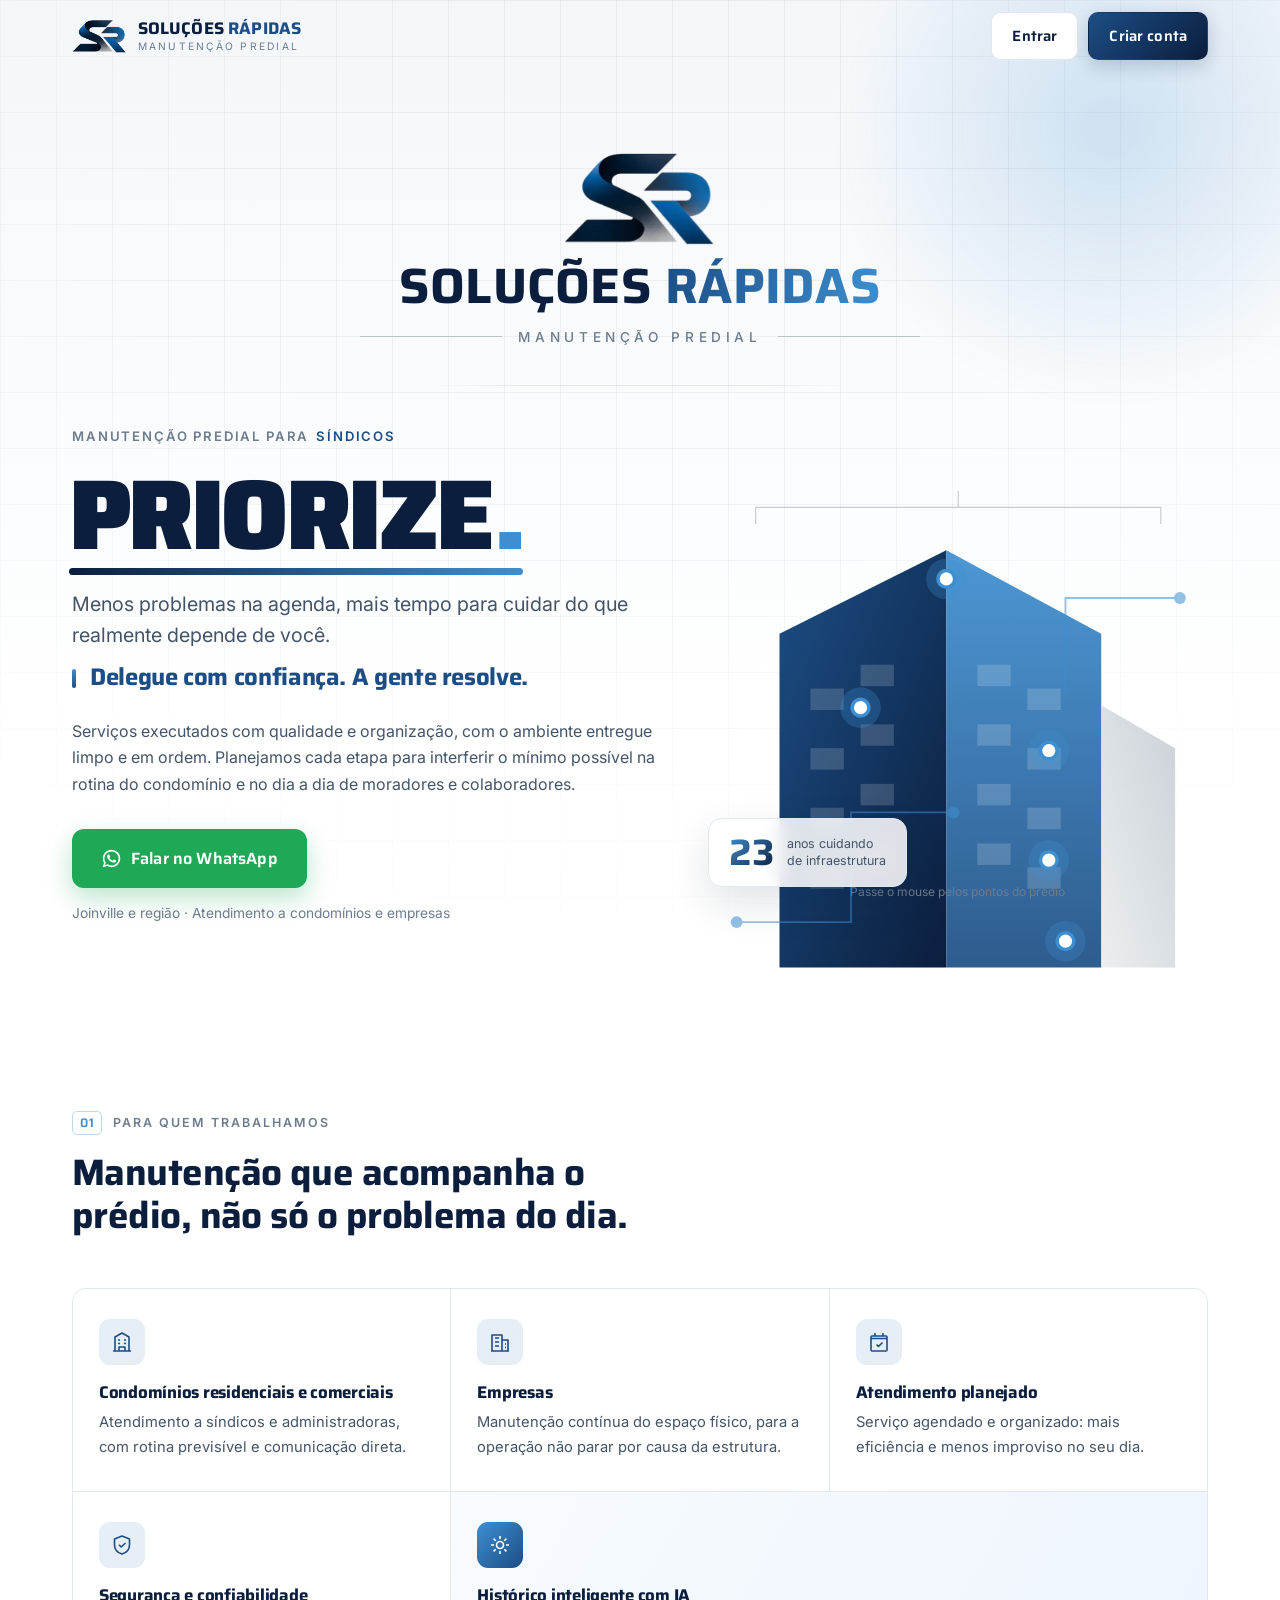
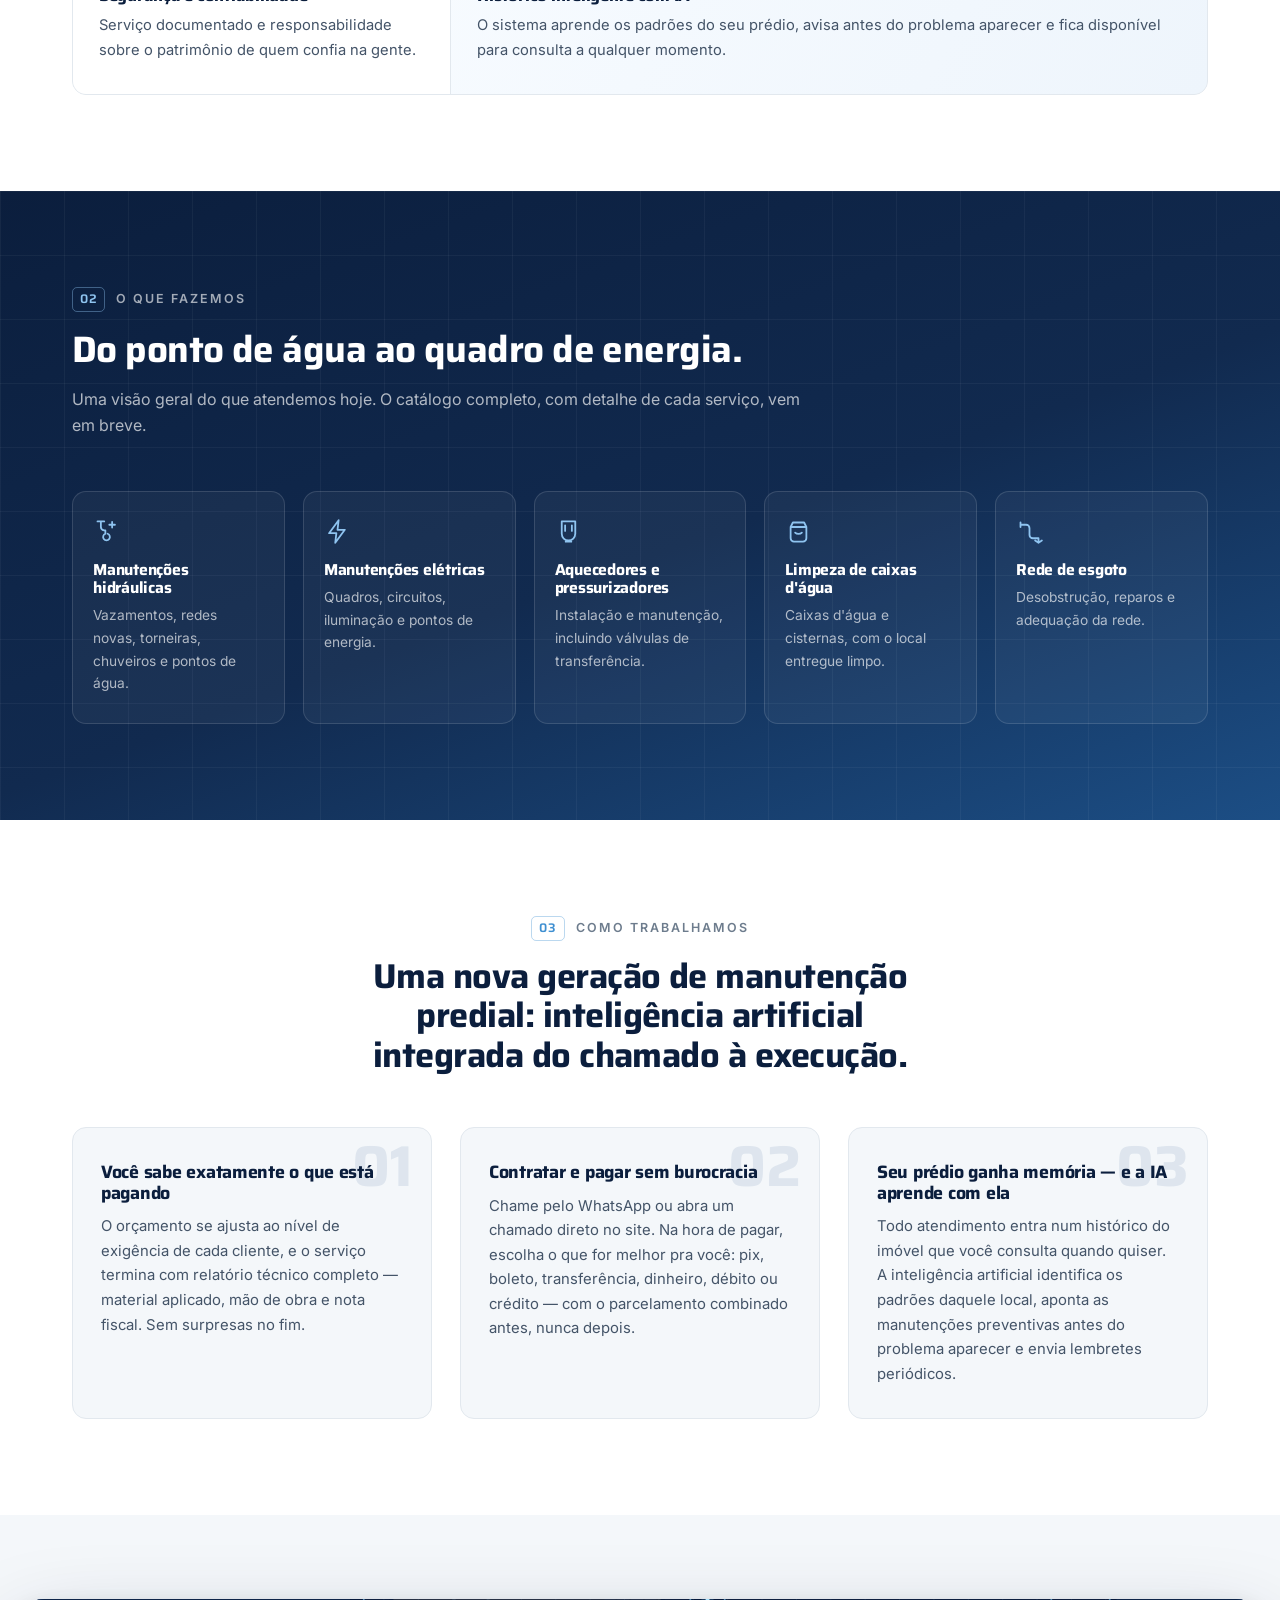
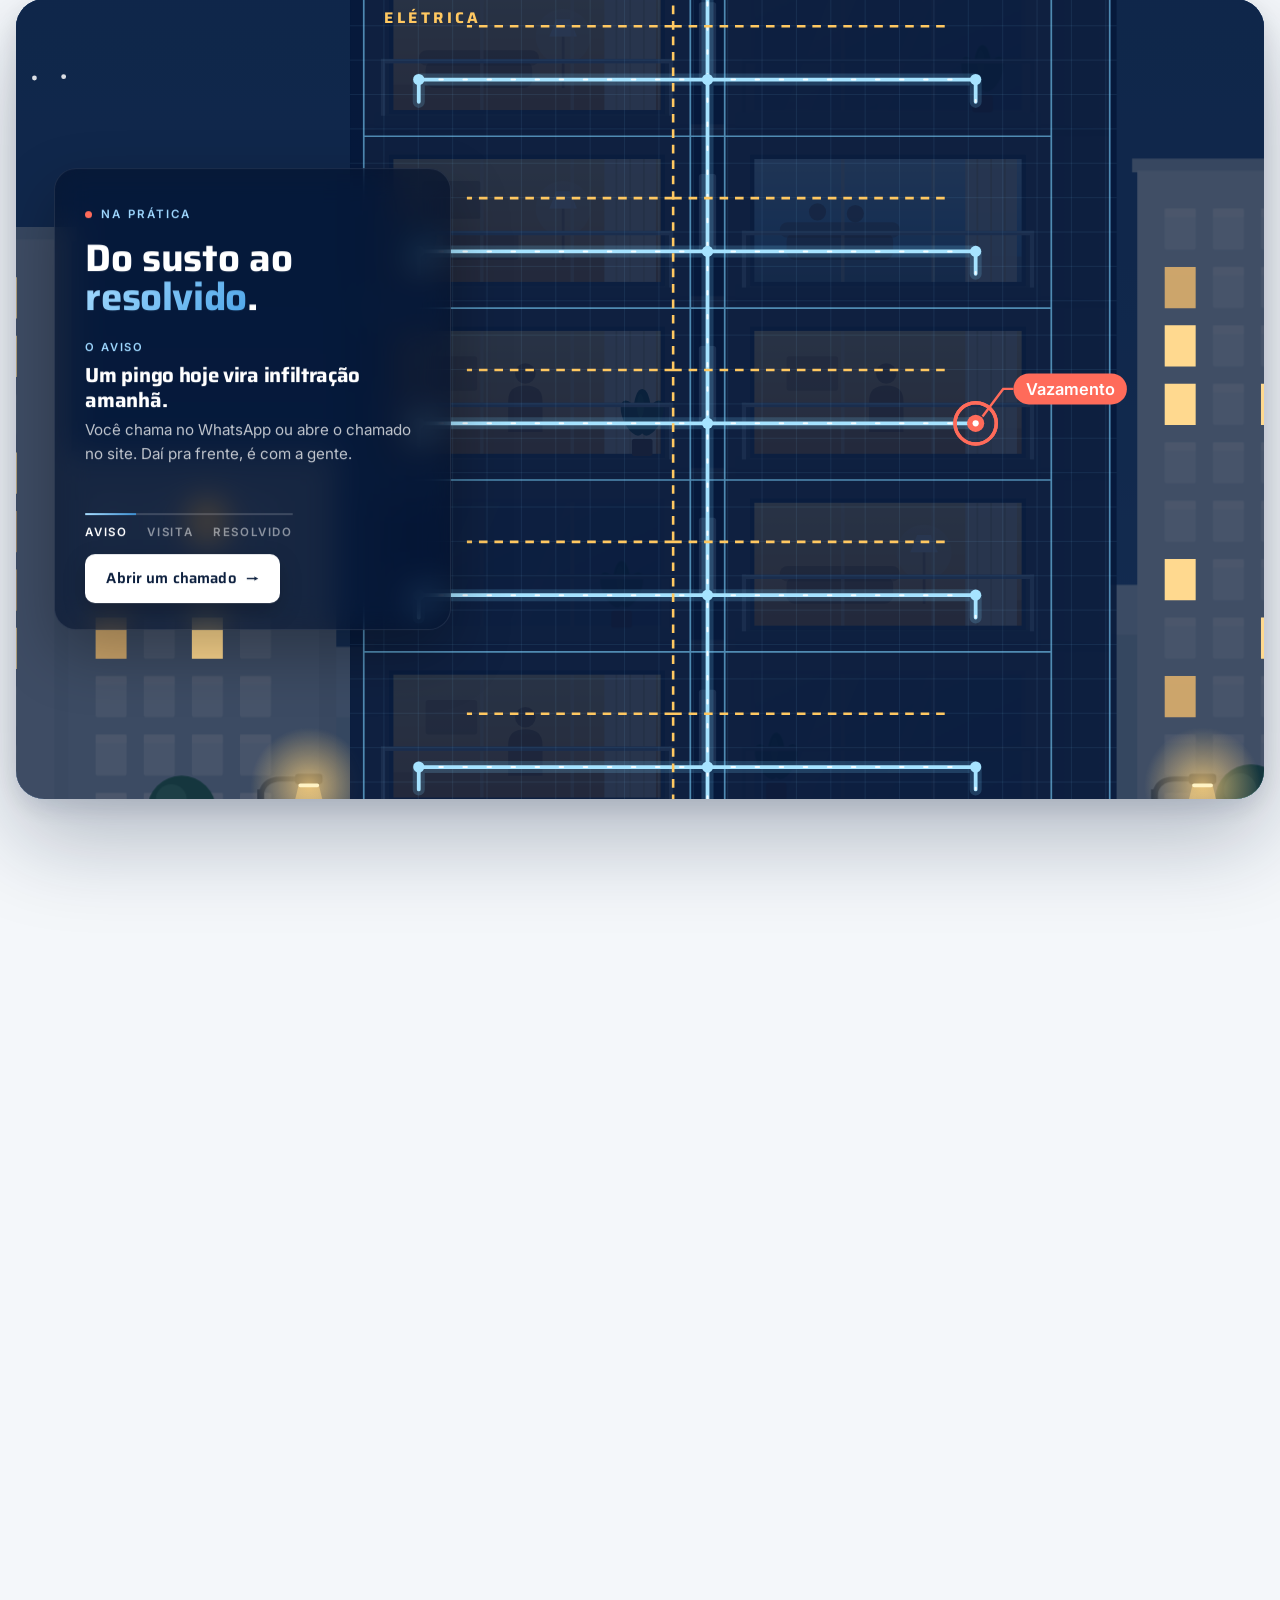
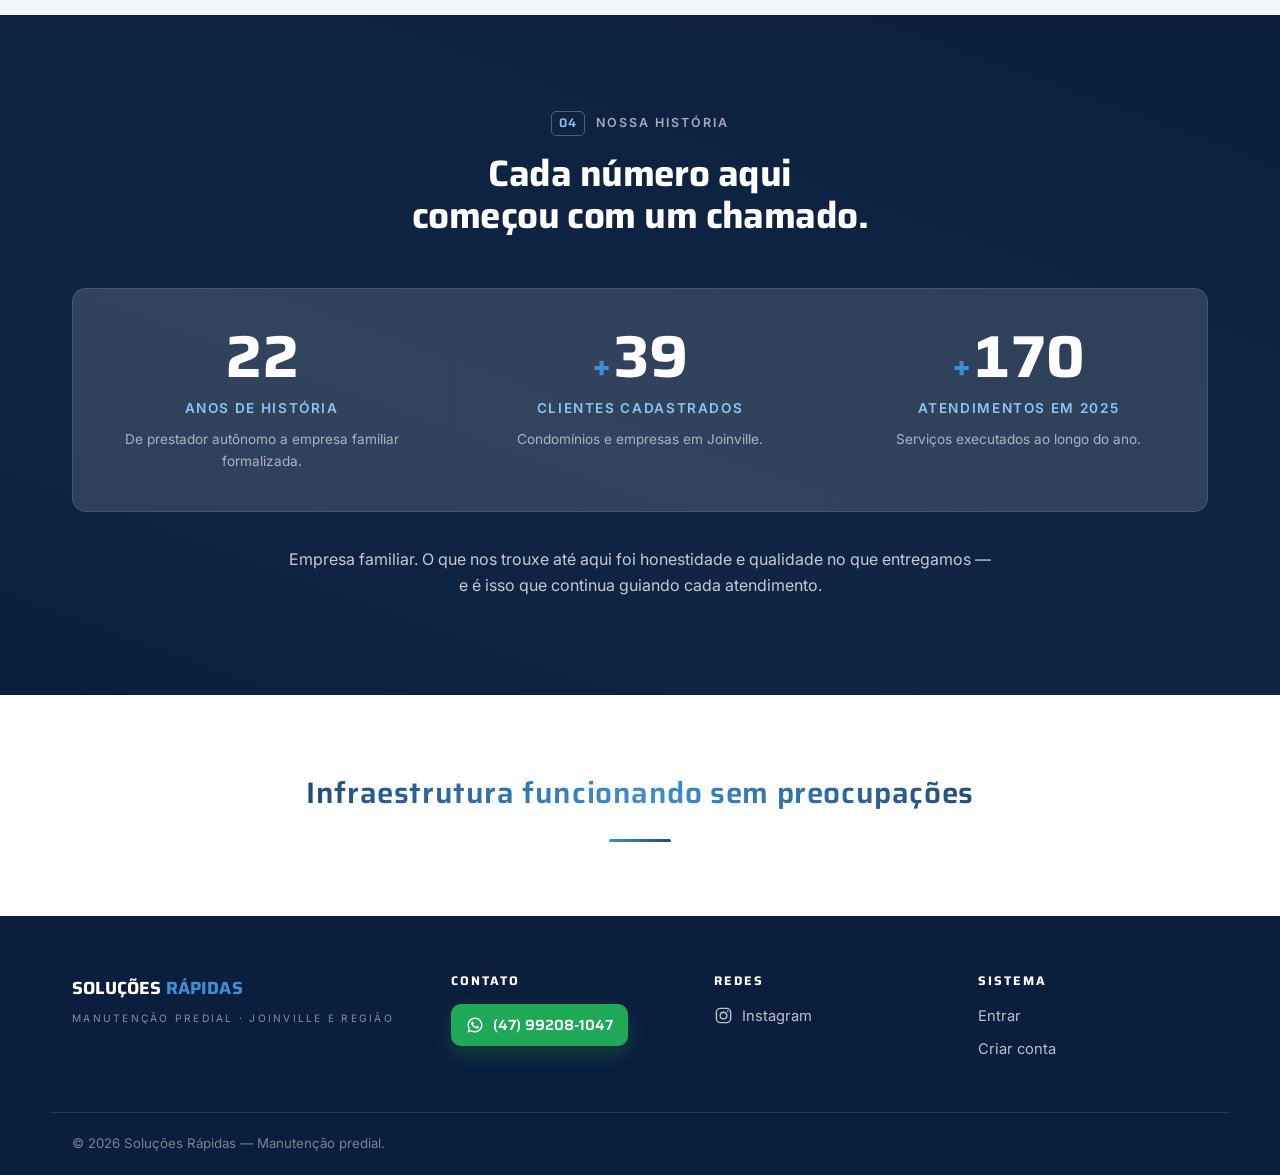
<file: index.html>
<!DOCTYPE html>
<html lang="pt-BR">
<head>
  <meta charset="UTF-8" />
  <meta name="viewport" content="width=device-width, initial-scale=1" />
  <title>Soluções Rápidas — Manutenção predial em Joinville e região</title>
  <meta name="description" content="Manutenção predial para condomínios residenciais e comerciais, síndicos, administradoras e empresas em Joinville e região. Atendimento planejado, serviço limpo e histórico completo do imóvel." />
  <meta name="theme-color" content="#0B1E3D" />
  <link rel="icon" href="icons/favicon.png?v=20261119" />
  <link rel="apple-touch-icon" href="icons/icon-192.png?v=20261119" />

  <!-- Duas famílias só, e poucos pesos: a página tem que abrir rápido no
       celular. Saira ecoa o formato quadrado/geométrico do logo; Inter
       carrega o texto corrido. -->
  <link rel="preconnect" href="https://fonts.googleapis.com" />
  <link rel="preconnect" href="https://fonts.gstatic.com" crossorigin />
  <link href="https://fonts.googleapis.com/css2?family=Saira:wght@600;700;900&family=Inter:wght@400;500;600&display=swap" rel="stylesheet" />

  <link rel="stylesheet" href="landing.css" />
</head>
<body>

<!-- Barra fina que mostra o quanto da página já foi lida. -->
<div class="progresso" aria-hidden="true"><span id="progresso-barra"></span></div>

<!-- ===================== Cabeçalho ===================== -->
<header class="cabecalho" id="cabecalho">
  <div class="faixa cabecalho-interno">

    <a class="marca" href="./" aria-label="Soluções Rápidas — página inicial">
      <!-- Logo SR oficial (08/11/2026): imagens/logo.png, fundo transparente. -->
      <img class="marca-simbolo" src="imagens/logo.png" alt="" width="397" height="247" />

      <span class="marca-texto">
        <span class="marca-nome">Soluções <em>Rápidas</em></span>
        <span class="marca-sub">Manutenção predial</span>
      </span>
    </a>

    <nav class="cabecalho-acoes" aria-label="Acesso ao sistema">
      <!-- O sistema mora em sistema.html, no mesmo endereço do site: antes
           ele ocupava a raiz "/" sozinho. Sem sessão salva no aparelho, ele
           manda pra conta.html#entrar (e-mail e senha). -->
      <a class="botao botao-linha" href="sistema.html">Entrar</a>
      <a class="botao botao-cheio" href="conta.html">Criar conta</a>
    </nav>

  </div>
</header>

<main>

  <!-- ===================== Hero ===================== -->
  <section class="hero">
    <div class="hero-fundo" aria-hidden="true">
      <div class="hero-grade"></div>
      <div class="hero-brilho"></div>
    </div>

    <!-- Abertura da marca: é a imagem da marca montada em elementos de
         verdade (símbolo + nome + assinatura entre fios), em vez de uma
         figura achatada. Fica nítida em qualquer tela, o texto continua
         sendo texto (busca e leitor de tela leem) e acompanha o celular
         sem virar um bloco minúsculo. -->
    <div class="faixa marca-abertura revelar">
      <img class="marca-abertura-simbolo" src="imagens/logo.png" alt="" width="397" height="247" />
      <p class="marca-abertura-nome">Soluções <em>Rápidas</em></p>
      <p class="marca-abertura-sub"><span>Manutenção predial</span></p>
    </div>

    <div class="faixa hero-interno">
      <div class="hero-texto">
        <p class="sobrancelha revelar">
          Manutenção predial para
          <!-- Frase curta ciclando. Fica na sobrancelha, e não dentro do
               headline: o texto do headline é fixo e não pode mudar. -->
          <span class="ciclo" id="ciclo" aria-live="off">
            <!-- Esta cópia invisível fica no fluxo normal só pra dar largura
                 à caixa: sem ela, a palavra mais longa era cortada pelo
                 overflow que o efeito de deslizar precisa ter. -->
            <span class="ciclo-medida" aria-hidden="true">administradoras</span>
            <span class="ciclo-item ativo">condomínios</span>
          </span>
        </p>

        <h1 class="hero-titulo revelar">
          <!-- Uma palavra só, como um cartaz. Escrita em caixa baixa aqui de
               propósito: a maiúscula vem do CSS, porque leitor de tela
               soletra letra por letra o que está escrito todo em maiúsculo. -->
          <span class="linha-forte">Priorize<span class="linha-forte-ponto">.</span></span>
          <span class="linha-media">Menos problemas na agenda, mais tempo para cuidar do que realmente depende de você.</span>
          <span class="linha-fecho">Delegue com confiança. A gente resolve.</span>
        </h1>

        <p class="hero-apoio revelar">
          Serviços executados com qualidade e organização, com o ambiente
          entregue limpo e em ordem. Planejamos cada etapa para interferir o
          mínimo possível na rotina do condomínio e no dia a dia de moradores
          e colaboradores.
        </p>

        <div class="hero-acoes revelar">
          <!-- CTA único. A mensagem automática entra aqui depois, como
               ?text=<mensagem codificada na URL> no fim do link. -->
          <a class="botao botao-whats" href="https://wa.me/554792081047" target="_blank" rel="noopener">
            <svg viewBox="0 0 24 24" aria-hidden="true" focusable="false">
              <path fill="currentColor" d="M12.04 2c-5.5 0-9.96 4.46-9.96 9.96 0 1.76.46 3.48 1.34 5L2 22l5.2-1.36a9.9 9.9 0 0 0 4.84 1.24h.01c5.5 0 9.96-4.46 9.96-9.96 0-2.66-1.04-5.16-2.92-7.04A9.88 9.88 0 0 0 12.04 2m0 1.9c2.15 0 4.17.84 5.69 2.36a7.99 7.99 0 0 1 2.36 5.7c0 4.44-3.61 8.05-8.06 8.05a8.03 8.03 0 0 1-4.1-1.12l-.3-.18-3.05.8.81-2.97-.19-.31a7.96 7.96 0 0 1-1.22-4.27c0-4.44 3.62-8.06 8.06-8.06M8.5 7.3c-.17 0-.44.07-.67.31-.23.25-.88.86-.88 2.1 0 1.23.9 2.42 1.02 2.59.13.16 1.75 2.79 4.32 3.8 2.13.84 2.57.67 3.03.63.46-.04 1.49-.61 1.7-1.2.21-.59.21-1.09.15-1.2-.07-.1-.23-.16-.48-.29-.25-.12-1.49-.73-1.72-.82-.23-.08-.4-.12-.56.13-.17.24-.64.81-.79.98-.14.16-.29.19-.54.06-.25-.12-1.06-.39-2.02-1.25-.75-.66-1.25-1.48-1.4-1.73-.14-.25-.01-.38.11-.5.11-.11.25-.29.37-.44.12-.14.16-.25.25-.41.08-.17.04-.31-.02-.44-.06-.12-.55-1.37-.77-1.87-.2-.48-.41-.42-.56-.42z"/>
            </svg>
            Falar no WhatsApp
          </a>
          <p class="hero-nota">Joinville e região · Atendimento a condomínios e empresas</p>
        </div>
      </div>

      <!-- Gráfico abstrato: planos geométricos formando uma silhueta de
           prédio. Sem foto de banco de imagem, e cada camada anda numa
           velocidade diferente no scroll (parallax). -->
      <div class="hero-arte" aria-hidden="true">
        <div class="arte-camada" data-parallax="0.06">
          <svg viewBox="0 0 420 480" class="arte-svg">
            <defs>
              <linearGradient id="predio-a" x1="0" y1="0" x2="1" y2="1">
                <stop offset="0%" stop-color="#1C4E85" />
                <stop offset="100%" stop-color="#0B1E3D" />
              </linearGradient>
              <linearGradient id="predio-b" x1="0" y1="0" x2="0" y2="1">
                <stop offset="0%" stop-color="#3E8FD1" />
                <stop offset="100%" stop-color="#1C4E85" />
              </linearGradient>
              <clipPath id="caixa-recorte">
                <rect x="178" y="50" width="44" height="26" rx="6" />
              </clipPath>
              <linearGradient id="predio-c" x1="1" y1="0" x2="0" y2="1">
                <stop offset="0%" stop-color="#B9C2C9" />
                <stop offset="100%" stop-color="#E4E9ED" />
              </linearGradient>
            </defs>
            <polygon points="60,150 200,80 200,430 60,430" fill="url(#predio-a)" />
            <polygon points="200,80 330,150 330,430 200,430" fill="url(#predio-b)" opacity=".92" />
            <polygon points="330,210 392,246 392,430 330,430" fill="url(#predio-c)" opacity=".75" />
            <!-- Janelas: acendem perto do mouse e nos serviços de luz e água.
                 --ordem é a vez de cada uma acender (a luz sobe, a água desce). -->
            <g class="janelas">
              <rect class="janela j-esq" x="86" y="346" width="28" height="18" style="--ordem:0" />
              <rect class="janela j-esq" x="128" y="326" width="28" height="18" style="--ordem:1" />
              <rect class="janela j-esq" x="86" y="296" width="28" height="18" style="--ordem:2" />
              <rect class="janela j-esq" x="128" y="276" width="28" height="18" style="--ordem:3" />
              <rect class="janela j-esq" x="86" y="246" width="28" height="18" style="--ordem:4" />
              <rect class="janela j-esq" x="128" y="226" width="28" height="18" style="--ordem:5" />
              <rect class="janela j-esq" x="86" y="196" width="28" height="18" style="--ordem:6" />
              <rect class="janela j-esq" x="128" y="176" width="28" height="18" style="--ordem:7" />
              <rect class="janela j-dir" x="226" y="176" width="28" height="18" style="--ordem:0" />
              <rect class="janela j-dir" x="268" y="196" width="28" height="18" style="--ordem:1" />
              <rect class="janela j-dir" x="226" y="226" width="28" height="18" style="--ordem:2" />
              <rect class="janela j-dir" x="268" y="246" width="28" height="18" style="--ordem:3" />
              <rect class="janela j-dir" x="226" y="276" width="28" height="18" style="--ordem:4" />
              <rect class="janela j-dir" x="268" y="296" width="28" height="18" style="--ordem:5" />
              <rect class="janela j-dir" x="226" y="326" width="28" height="18" style="--ordem:6" />
              <rect class="janela j-dir" x="268" y="346" width="28" height="18" style="--ordem:7" />
            </g>

            <!-- Redes de cada serviço. Ficam escondidas e aparecem quando o
                 ponto daquele serviço está aberto (classe "ativa", posta
                 pelo landing.js): o cano/fio se desenha e o fluxo corre. -->
            <g class="redes">
              <!-- Caixa d'água no telhado: enche e brilha de limpa -->
              <g class="rede rede-caixa" data-servico="caixa">
                <path class="rede-trilho" pathLength="1" d="M190 74 V86 M210 74 V84" />
                <rect class="caixa-corpo" x="178" y="50" width="44" height="26" rx="6" />
                <g clip-path="url(#caixa-recorte)">
                  <rect class="caixa-agua" x="178" y="50" width="44" height="26" />
                </g>
                <rect class="caixa-borda" x="178" y="50" width="44" height="26" rx="6" />
                <path class="rede-fluxo" d="M200 76 V98" />
                <path class="brilho" d="M166 44 l2 5 l5 2 l-5 2 l-2 5 l-2 -5 l-5 -2 l5 -2 z" />
                <path class="brilho" style="--atraso:.45s" d="M232 36 l1.6 4 l4 1.6 l-4 1.6 l-1.6 4 l-1.6 -4 l-4 -1.6 l4 -1.6 z" />
                <path class="brilho" style="--atraso:.9s" d="M236 66 l1.2 3 l3 1.2 l-3 1.2 l-1.2 3 l-1.2 -3 l-3 -1.2 l3 -1.2 z" />
              </g>

              <!-- Elétrica: quadro no térreo, a energia sobe e acende o lado esquerdo -->
              <g class="rede rede-eletrica" data-servico="eletrica">
                <path class="rede-trilho" pathLength="1" d="M121 400 V168 M121 355 H100 M121 335 H142 M121 305 H100 M121 285 H142 M121 255 H100 M121 235 H142 M121 205 H100 M121 185 H142" />
                <path class="rede-fluxo" d="M121 400 V168" />
                <rect class="quadro" x="110" y="400" width="22" height="26" rx="3" />
                <path class="raio" d="M123 404 l-6 10 h5 l-3 8 l8 -11 h-5 l3 -7 z" />
              </g>

              <!-- Hidráulica: água desce da caixa e chega em cada andar -->
              <g class="rede rede-hidraulica" data-servico="hidraulica">
                <path class="rede-trilho" pathLength="1" d="M206 96 L261 124 V418 M261 185 H240 M261 205 H282 M261 235 H240 M261 255 H282 M261 285 H240 M261 305 H282 M261 335 H240 M261 355 H282" />
                <path class="rede-fluxo" d="M206 96 L261 124 V418" />
                <circle class="gota" cx="240" cy="190" r="2.6" />
                <circle class="gota" style="--atraso:.4s" cx="282" cy="260" r="2.6" />
                <circle class="gota" style="--atraso:.8s" cx="240" cy="340" r="2.6" />
              </g>

              <!-- Aquecedor e pressurizador: o calor sobe, o manômetro trabalha -->
              <g class="rede rede-aquecedor" data-servico="aquecedor">
                <path class="rede-trilho" pathLength="1" d="M296 340 H346 M361 362 V383" />
                <path class="rede-fluxo" d="M296 340 H346" />
                <rect class="aquecedor" x="346" y="298" width="30" height="64" rx="13" />
                <path class="aquecedor-chama" d="M361 336 c-5 -6 -2 -12 0 -16 c2 4 5 9 0 16 z" />
                <path class="calor" d="M352 290 q-4 -6 0 -12 q4 -6 0 -12" />
                <path class="calor" style="--atraso:.5s" d="M361 286 q-4 -6 0 -12 q4 -6 0 -12" />
                <path class="calor" style="--atraso:1s" d="M370 290 q-4 -6 0 -12 q4 -6 0 -12" />
                <circle class="manometro" cx="361" cy="392" r="9" />
                <path class="ponteiro" d="M361 392 L366 386" />
              </g>

              <!-- Esgoto: a rede sob o terreno volta a correr -->
              <g class="rede rede-esgoto" data-servico="esgoto">
                <path class="solo" d="M30 430 H410" />
                <path class="rede-trilho" pathLength="1" d="M300 418 V452 H404 M232 430 V452" />
                <path class="rede-fluxo" d="M232 432 V452 H404" />
                <path class="rede-fluxo" d="M300 420 V452" />
                <circle class="tampa" cx="404" cy="452" r="5" />
              </g>
            </g>

            <!-- Pontos que ligam cada parte do prédio a um serviço. Ficam
                 DENTRO do svg pra escalarem junto com o desenho: fora dele
                 sairiam do lugar em toda mudança de largura. -->
            <!-- Cada ponto: halo pulsante (decoração), miolo branco e uma
                 área de clique invisível de tamanho fixo. A ordem importa:
                 a área de clique vem por último pra ficar por cima.
                 Nenhum fica no canto de baixo à esquerda, que é onde o selo
                 "23 anos" passa. -->
            <g class="pontos">
              <g class="ponto" tabindex="0" role="button"
                 data-servico="caixa" data-cor="#5BB8F5" data-balao="abaixo"
                 data-titulo="Limpeza de caixas d'água" data-texto="Caixas d'água e cisternas, com o local entregue limpo.">
                <circle class="ponto-halo" cx="200" cy="104" r="17" />
                <circle class="ponto-alvo" cx="200" cy="104" r="7" />
                <circle class="ponto-area" cx="200" cy="104" r="22" />
              </g>
              <g class="ponto" tabindex="0" role="button"
                 data-servico="eletrica" data-cor="#F5B83D"
                 data-titulo="Manutenções elétricas" data-texto="Quadros, circuitos, iluminação e pontos de energia.">
                <circle class="ponto-halo" cx="128" cy="212" r="17" />
                <circle class="ponto-alvo" cx="128" cy="212" r="7" />
                <circle class="ponto-area" cx="128" cy="212" r="22" />
              </g>
              <g class="ponto" tabindex="0" role="button"
                 data-servico="hidraulica" data-cor="#7CC8FF"
                 data-titulo="Manutenções hidráulicas" data-texto="Vazamentos, redes novas, torneiras, chuveiros e pontos de água.">
                <circle class="ponto-halo" cx="286" cy="248" r="17" />
                <circle class="ponto-alvo" cx="286" cy="248" r="7" />
                <circle class="ponto-area" cx="286" cy="248" r="22" />
              </g>
              <g class="ponto" tabindex="0" role="button"
                 data-servico="aquecedor" data-cor="#FF8A4C"
                 data-titulo="Aquecedores e pressurizadores" data-texto="Instalação e manutenção, incluindo válvulas de transferência.">
                <circle class="ponto-halo" cx="286" cy="340" r="17" />
                <circle class="ponto-alvo" cx="286" cy="340" r="7" />
                <circle class="ponto-area" cx="286" cy="340" r="22" />
              </g>
              <g class="ponto" tabindex="0" role="button"
                 data-servico="esgoto" data-cor="#7F96AE"
                 data-titulo="Rede de esgoto" data-texto="Desobstrução, reparos e adequação da rede.">
                <circle class="ponto-halo" cx="300" cy="408" r="17" />
                <circle class="ponto-alvo" cx="300" cy="408" r="7" />
                <circle class="ponto-area" cx="300" cy="408" r="22" />
              </g>
            </g>
          </svg>
        </div>

        <!-- Traços técnicos, tipo planta: reforça "infraestrutura" sem foto -->
        <div class="arte-camada arte-tracos" data-parallax="-0.1">
          <svg viewBox="0 0 420 480" class="arte-svg">
            <g stroke="#3E8FD1" stroke-width="1.5" fill="none" opacity=".55">
              <path d="M24 392 L120 392 L120 300 L206 300" />
              <circle cx="24" cy="392" r="5" fill="#3E8FD1" stroke="none" />
              <circle cx="206" cy="300" r="5" fill="#3E8FD1" stroke="none" />
              <path d="M396 120 L300 120 L300 200" />
              <circle cx="396" cy="120" r="5" fill="#3E8FD1" stroke="none" />
            </g>
            <g stroke="#B9C2C9" stroke-width="1" fill="none" opacity=".8">
              <path d="M40 58 L40 44 L380 44 L380 58" />
              <path d="M210 44 L210 30" />
            </g>
          </svg>
        </div>

        <!-- Balão dos pontos do prédio. Vazio até alguém tocar num ponto. -->
        <div class="ponto-balao hidden" id="ponto-balao" role="status"></div>

        <p class="arte-dica">Toque nos pontos do prédio</p>

        <!-- Mesmo fator do prédio de propósito: com fator diferente o selo
             ia se afastando dele conforme a rolagem e acabava caindo em
             cima de um ponto. -->
        <div class="arte-camada arte-selo" data-parallax="0.06">
          <div class="selo">
            <span class="selo-num">23</span>
            <span class="selo-txt">anos cuidando<br />de infraestrutura</span>
          </div>
        </div>
      </div>
    </div>
  </section>

  <!-- ===================== Diferenciais ===================== -->
  <section class="secao secao-diferenciais" id="diferenciais">
    <div class="faixa">
      <header class="secao-topo">
        <p class="rotulo revelar"><span>01</span> Para quem trabalhamos</p>
        <h2 class="secao-titulo revelar">Manutenção que acompanha o prédio, não só o problema do dia.</h2>
      </header>

      <ul class="grade-diferenciais">
        <li class="dif revelar">
          <span class="dif-icone" aria-hidden="true">
            <svg viewBox="0 0 24 24"><path fill="none" stroke="currentColor" stroke-width="1.6" stroke-linejoin="round" d="M3 21h18M5 21V7l7-4 7 4v14M9 21v-4h6v4M8 10h2m4 0h2M8 13.5h2m4 0h2"/></svg>
          </span>
          <h3>Condomínios residenciais e comerciais</h3>
          <p>Atendimento a síndicos e administradoras, com rotina previsível e comunicação direta.</p>
        </li>

        <li class="dif revelar">
          <span class="dif-icone" aria-hidden="true">
            <svg viewBox="0 0 24 24"><path fill="none" stroke="currentColor" stroke-width="1.6" stroke-linejoin="round" d="M3 21h18M4 21V5h10v16M14 21V10h6v11M7 8h4M7 12h4M7 16h4M17 14h1M17 17.5h1"/></svg>
          </span>
          <h3>Empresas</h3>
          <p>Manutenção contínua do espaço físico, para a operação não parar por causa da estrutura.</p>
        </li>

        <li class="dif revelar">
          <span class="dif-icone" aria-hidden="true">
            <svg viewBox="0 0 24 24"><path fill="none" stroke="currentColor" stroke-width="1.6" stroke-linejoin="round" d="M8 3v3m8-3v3M4 8.5h16M5 6h14a1 1 0 0 1 1 1v13a1 1 0 0 1-1 1H5a1 1 0 0 1-1-1V7a1 1 0 0 1 1-1Zm4.5 8.5 2 2 4-4"/></svg>
          </span>
          <h3>Atendimento planejado</h3>
          <p>Serviço agendado e organizado: mais eficiência e menos improviso no seu dia.</p>
        </li>

        <li class="dif revelar">
          <span class="dif-icone" aria-hidden="true">
            <svg viewBox="0 0 24 24"><path fill="none" stroke="currentColor" stroke-width="1.6" stroke-linejoin="round" d="M12 3 4.5 6v6c0 4.5 3.2 7.8 7.5 9 4.3-1.2 7.5-4.5 7.5-9V6L12 3Zm-3 8.8 2.2 2.2L15.5 10"/></svg>
          </span>
          <h3>Segurança e confiabilidade</h3>
          <p>Serviço documentado e responsabilidade sobre o patrimônio de quem confia na gente.</p>
        </li>

        <li class="dif dif-destaque revelar">
          <span class="dif-icone" aria-hidden="true">
            <svg viewBox="0 0 24 24"><path fill="none" stroke="currentColor" stroke-width="1.6" stroke-linejoin="round" d="M12 3v3m0 12v3M3 12h3m12 0h3M5.6 5.6l2.1 2.1m8.6 8.6 2.1 2.1m0-12.8-2.1 2.1m-8.6 8.6-2.1 2.1M12 8.5A3.5 3.5 0 1 0 12 15.5 3.5 3.5 0 0 0 12 8.5Z"/></svg>
          </span>
          <h3>Histórico inteligente com IA</h3>
          <p>O sistema aprende os padrões do seu prédio, avisa antes do problema aparecer e fica disponível para consulta a qualquer momento.</p>
        </li>
      </ul>
    </div>
  </section>

  <!-- ===================== Serviços ===================== -->
  <section class="secao secao-servicos" id="servicos">
    <div class="faixa">
      <header class="secao-topo">
        <p class="rotulo rotulo-claro revelar"><span>02</span> O que fazemos</p>
        <h2 class="secao-titulo secao-titulo-claro revelar">Do ponto de água ao quadro de energia.</h2>
        <p class="secao-apoio revelar">Uma visão geral do que atendemos hoje. O catálogo completo, com detalhe de cada serviço, vem em breve.</p>
      </header>

      <ul class="grade-servicos">
        <li class="serv revelar">
          <span class="serv-icone" aria-hidden="true">
            <svg viewBox="0 0 24 24"><path fill="none" stroke="currentColor" stroke-width="1.6" stroke-linecap="round" stroke-linejoin="round" d="M7 3v5a3 3 0 0 0 3 3h1v3m0 0a3 3 0 1 0 2 0m-2 0V11M4 3h6M14.5 6h5M17 3.5v5"/></svg>
          </span>
          <h3>Manutenções hidráulicas</h3>
          <p>Vazamentos, redes novas, torneiras, chuveiros e pontos de água.</p>
        </li>
        <li class="serv revelar">
          <span class="serv-icone" aria-hidden="true">
            <svg viewBox="0 0 24 24"><path fill="none" stroke="currentColor" stroke-width="1.6" stroke-linecap="round" stroke-linejoin="round" d="M13 2 4.5 13.5H11L10 22l8.5-11.5H12L13 2Z"/></svg>
          </span>
          <h3>Manutenções elétricas</h3>
          <p>Quadros, circuitos, iluminação e pontos de energia.</p>
        </li>
        <li class="serv revelar">
          <span class="serv-icone" aria-hidden="true">
            <svg viewBox="0 0 24 24"><path fill="none" stroke="currentColor" stroke-width="1.6" stroke-linecap="round" stroke-linejoin="round" d="M6 3h12v11a6 6 0 0 1-12 0V3Zm3 3.5v5m6-5v5M9.5 21h5"/></svg>
          </span>
          <h3>Aquecedores e pressurizadores</h3>
          <p>Instalação e manutenção, incluindo válvulas de transferência.</p>
        </li>
        <li class="serv revelar">
          <span class="serv-icone" aria-hidden="true">
            <svg viewBox="0 0 24 24"><path fill="none" stroke="currentColor" stroke-width="1.6" stroke-linecap="round" stroke-linejoin="round" d="M5 8h14v10a3 3 0 0 1-3 3H8a3 3 0 0 1-3-3V8Zm2-4h10l2 4H5l2-4Zm2 9c1.5 1.5 4.5 1.5 6 0"/></svg>
          </span>
          <h3>Limpeza de caixas d'água</h3>
          <p>Caixas d'água e cisternas, com o local entregue limpo.</p>
        </li>
        <li class="serv revelar">
          <span class="serv-icone" aria-hidden="true">
            <svg viewBox="0 0 24 24"><path fill="none" stroke="currentColor" stroke-width="1.6" stroke-linecap="round" stroke-linejoin="round" d="M4 6h5a3 3 0 0 1 3 3v6a3 3 0 0 0 3 3h5M4 4v4m16 10v4m-3-2 3 2 3-2"/></svg>
          </span>
          <h3>Rede de esgoto</h3>
          <p>Desobstrução, reparos e adequação da rede.</p>
        </li>
      </ul>
    </div>
  </section>

  <!-- ===================== Forma de trabalho ===================== -->
  <section class="secao secao-trabalho" id="como-trabalhamos">
    <div class="faixa">
      <header class="secao-topo secao-topo-centro">
        <p class="rotulo revelar"><span>03</span> Como trabalhamos</p>
        <h2 class="secao-titulo revelar">
          Uma nova geração de manutenção predial: inteligência artificial
          integrada do chamado à execução.
        </h2>
      </header>

      <div class="grade-trabalho">
        <article class="trab revelar">
          <p class="trab-num" aria-hidden="true">01</p>
          <h3>Você sabe exatamente o que está pagando</h3>
          <p>
            O orçamento se ajusta ao nível de exigência de cada cliente, e o
            serviço termina com relatório técnico completo — material aplicado,
            mão de obra e nota fiscal. Sem surpresas no fim.
          </p>
        </article>

        <article class="trab revelar">
          <p class="trab-num" aria-hidden="true">02</p>
          <h3>Contratar e pagar sem burocracia</h3>
          <p>
            Chame pelo WhatsApp ou abra um chamado direto no site. Na hora de
            pagar, escolha o que for melhor pra você: pix, boleto,
            transferência, dinheiro, débito ou crédito — com o parcelamento
            combinado antes, nunca depois.
          </p>
        </article>

        <article class="trab revelar">
          <p class="trab-num" aria-hidden="true">03</p>
          <h3>Seu prédio ganha memória — e a IA aprende com ela</h3>
          <p>
            Todo atendimento entra num histórico do imóvel que você consulta
            quando quiser. A inteligência artificial identifica os padrões
            daquele local, aponta as manutenções preventivas antes do problema
            aparecer e envia lembretes periódicos.
          </p>
        </article>
      </div>
    </div>
  </section>

  <!-- ===================== História: do susto ao resolvido =====================
       Uma cena só (cidade à noite, o prédio, o banheiro do 3º andar),
       contada pela rolagem: o scanner acha o vazamento, a câmera entra no
       banheiro, a van chega, o técnico conserta, o dia amanhece. A cena é
       gerada por um script (não editar o SVG à mão: coordenadas casadas
       com o roteiro da câmera no landing.js). Sem JS, com "menos movimento"
       ou em tela baixa, vira uma cena parada no final feliz. -->
  <section class="historia" id="historia" aria-labelledby="historia-titulo">
    <div class="historia-palco">
      <div class="historia-tela">
        <svg class="historia-svg" id="historia-svg" viewBox="355 210 1100 900" preserveAspectRatio="xMidYMid slice" aria-hidden="true" focusable="false"><defs><linearGradient id="hx-ceu-noite" gradientUnits="userSpaceOnUse" x1="0" y1="-300" x2="0" y2="1000">
  <stop offset="0" stop-color="#1a3f73"/><stop offset=".7" stop-color="#2a568f"/><stop offset="1" stop-color="#3d6ea9"/>
</linearGradient>
<linearGradient id="hx-ceu-dia" gradientUnits="userSpaceOnUse" x1="0" y1="-300" x2="0" y2="1000">
  <stop offset="0" stop-color="#4f9fe0"/><stop offset=".62" stop-color="#a6d4f4"/><stop offset="1" stop-color="#eaf6fd"/>
</linearGradient>
<radialGradient id="hx-aurora" cx=".5" cy="1" r=".62">
  <stop offset="0" stop-color="#ffb176" stop-opacity=".95"/><stop offset=".45" stop-color="#ff8fa3" stop-opacity=".4"/><stop offset="1" stop-color="#ff8fa3" stop-opacity="0"/>
</radialGradient>
<radialGradient id="hx-brilho-quente"><stop offset="0" stop-color="#ffd27a" stop-opacity=".75"/><stop offset="1" stop-color="#ffd27a" stop-opacity="0"/></radialGradient>
<radialGradient id="hx-brilho-lua"><stop offset="0" stop-color="#f6f1e1" stop-opacity=".38"/><stop offset="1" stop-color="#f6f1e1" stop-opacity="0"/></radialGradient>
<radialGradient id="hx-brilho-sol"><stop offset="0" stop-color="#fff3c8" stop-opacity=".95"/><stop offset=".3" stop-color="#ffd46b" stop-opacity=".5"/><stop offset="1" stop-color="#ffd46b" stop-opacity="0"/></radialGradient>
<radialGradient id="hx-alerta"><stop offset="0" stop-color="#ff6b5a" stop-opacity=".85"/><stop offset="1" stop-color="#ff6b5a" stop-opacity="0"/></radialGradient>
<radialGradient id="hx-luz-teto"><stop offset="0" stop-color="#fff6dc" stop-opacity=".6"/><stop offset="1" stop-color="#fff6dc" stop-opacity="0"/></radialGradient>
<linearGradient id="hx-vidro" x1="0" y1="0" x2="1" y2="1"><stop offset="0" stop-color="#dcf0fc"/><stop offset="1" stop-color="#8dbde3"/></linearGradient>
<linearGradient id="hx-interior" x1="0" y1="0" x2="0" y2="1"><stop offset="0" stop-color="#ffdc94"/><stop offset="1" stop-color="#f0a24c"/></linearGradient>
<linearGradient id="hx-interior-frio" x1="0" y1="0" x2="0" y2="1"><stop offset="0" stop-color="#c3e8ff"/><stop offset="1" stop-color="#4f9fe0"/></linearGradient>
<linearGradient id="hx-cone" x1="0" y1="0" x2="0" y2="1"><stop offset="0" stop-color="#ffd98f" stop-opacity=".5"/><stop offset="1" stop-color="#ffd98f" stop-opacity="0"/></linearGradient>
<linearGradient id="hx-farol" x1="0" y1="0" x2="1" y2="0"><stop offset="0" stop-color="#fff3c4" stop-opacity=".7"/><stop offset="1" stop-color="#fff3c4" stop-opacity="0"/></linearGradient>
<linearGradient id="hx-caixa" x1="0" y1="0" x2="1" y2="0"><stop offset="0" stop-color="#b6c5d4"/><stop offset=".35" stop-color="#eef3f8"/><stop offset="1" stop-color="#a6b7c8"/></linearGradient>
<linearGradient id="hx-lateral" x1="0" y1="0" x2="1" y2="0"><stop offset="0" stop-color="#bfcedc"/><stop offset="1" stop-color="#d6e0e9"/></linearGradient>
<linearGradient id="hx-espelho" x1="0" y1="0" x2="1" y2="1"><stop offset="0" stop-color="#eaf5fd"/><stop offset="1" stop-color="#9fc3e0"/></linearGradient>
<linearGradient id="hx-scan" x1="0" y1="0" x2="0" y2="1"><stop offset="0" stop-color="#7cd3ff" stop-opacity="0"/><stop offset=".85" stop-color="#7cd3ff" stop-opacity=".42"/><stop offset="1" stop-color="#ffffff" stop-opacity=".95"/></linearGradient>
<pattern id="hx-ripado" width="7" height="80" patternUnits="userSpaceOnUse" x="712" y="912"><rect width="3.2" height="80" fill="#b9845a"/></pattern>
<pattern id="hx-calcada" width="40" height="24" patternUnits="userSpaceOnUse" x="0" y="1000"><path d="M0 0V24" stroke="#cdd4db" stroke-width="1"/></pattern>
<pattern id="hx-faixa" width="64" height="3" patternUnits="userSpaceOnUse" x="0" y="1074"><rect width="32" height="3" fill="#e9eef2"/></pattern>
<pattern id="hx-azulejo" width="10" height="10" patternUnits="userSpaceOnUse" x="926" y="610"><path d="M10 0V10M0 10H10" stroke="#d1e0ec" stroke-width=".6" fill="none"/></pattern>
<pattern id="hx-grade" width="20" height="20" patternUnits="userSpaceOnUse" x="692" y="296"><path d="M20 0V20M0 20H20" stroke="#7cd3ff" stroke-width=".5" opacity=".2" fill="none"/></pattern>
<clipPath id="hx-clip-scan"><rect id="hx-scan-rect" x="680" y="296" width="470" height="0"/></clipPath>
<clipPath id="hx-clip-sala"><rect id="hx-sala-rect" x="908" y="596" width="194" height="101"/></clipPath>
<clipPath id="hx-clip-digita"><rect id="hx-digita-rect" x="948" y="613" width="0" height="15"/></clipPath>
<radialGradient id="hx-brilho-elev"><stop offset="0" stop-color="#bfe6ff" stop-opacity=".75"/><stop offset="1" stop-color="#bfe6ff" stop-opacity="0"/></radialGradient><pattern id="hx-jm-0" x="-108" y="628" width="28" height="34" patternUnits="userSpaceOnUse"><rect x="4" y="4" width="18" height="24" rx="1.5" fill="#eef5fb"/><rect x="4" y="4" width="18" height="5" fill="#ffffff" opacity=".7"/></pattern><pattern id="hx-jm-1" x="162" y="658" width="28" height="34" patternUnits="userSpaceOnUse"><rect x="4" y="4" width="18" height="24" rx="1.5" fill="#eef5fb"/><rect x="4" y="4" width="18" height="5" fill="#ffffff" opacity=".7"/></pattern><pattern id="hx-jm-2" x="364" y="578" width="28" height="34" patternUnits="userSpaceOnUse"><rect x="4" y="4" width="18" height="24" rx="1.5" fill="#eef5fb"/><rect x="4" y="4" width="18" height="5" fill="#ffffff" opacity=".7"/></pattern><pattern id="hx-jm-3" x="540" y="708" width="28" height="34" patternUnits="userSpaceOnUse"><rect x="4" y="4" width="18" height="24" rx="1.5" fill="#eef5fb"/><rect x="4" y="4" width="18" height="5" fill="#ffffff" opacity=".7"/></pattern><pattern id="hx-jm-4" x="1162" y="538" width="28" height="34" patternUnits="userSpaceOnUse"><rect x="4" y="4" width="18" height="24" rx="1.5" fill="#eef5fb"/><rect x="4" y="4" width="18" height="5" fill="#ffffff" opacity=".7"/></pattern><pattern id="hx-jm-5" x="1326" y="673" width="28" height="34" patternUnits="userSpaceOnUse"><rect x="4" y="4" width="18" height="24" rx="1.5" fill="#eef5fb"/><rect x="4" y="4" width="18" height="5" fill="#ffffff" opacity=".7"/></pattern><pattern id="hx-jm-6" x="1478" y="618" width="28" height="34" patternUnits="userSpaceOnUse"><rect x="4" y="4" width="18" height="24" rx="1.5" fill="#eef5fb"/><rect x="4" y="4" width="18" height="5" fill="#ffffff" opacity=".7"/></pattern><pattern id="hx-jm-7" x="1652" y="708" width="28" height="34" patternUnits="userSpaceOnUse"><rect x="4" y="4" width="18" height="24" rx="1.5" fill="#eef5fb"/><rect x="4" y="4" width="18" height="5" fill="#ffffff" opacity=".7"/></pattern><pattern id="hx-jm-8" x="1822" y="598" width="28" height="34" patternUnits="userSpaceOnUse"><rect x="4" y="4" width="18" height="24" rx="1.5" fill="#eef5fb"/><rect x="4" y="4" width="18" height="5" fill="#ffffff" opacity=".7"/></pattern></defs><rect x="-2000" y="-1600" width="6000" height="2700" fill="url(#hx-ceu-noite)"/><rect class="hx-dia" x="-2000" y="-1600" width="6000" height="2700" fill="url(#hx-ceu-dia)"/><ellipse class="hx-aurora" cx="1150" cy="1000" rx="1500" ry="560" fill="url(#hx-aurora)"/><g class="hx-nuvens" fill="#ffffff"><g transform="translate(470 300) scale(1.1)"><ellipse cx="0" cy="0" rx="74" ry="15"/><circle cx="-30" cy="-8" r="20"/><circle cx="2" cy="-18" r="27"/><circle cx="34" cy="-6" r="18"/></g><g transform="translate(1020 236) scale(0.8)"><ellipse cx="0" cy="0" rx="74" ry="15"/><circle cx="-30" cy="-8" r="20"/><circle cx="2" cy="-18" r="27"/><circle cx="34" cy="-6" r="18"/></g><g transform="translate(1390 420) scale(1.15)"><ellipse cx="0" cy="0" rx="74" ry="15"/><circle cx="-30" cy="-8" r="20"/><circle cx="2" cy="-18" r="27"/><circle cx="34" cy="-6" r="18"/></g><g transform="translate(230 440) scale(0.9)"><ellipse cx="0" cy="0" rx="74" ry="15"/><circle cx="-30" cy="-8" r="20"/><circle cx="2" cy="-18" r="27"/><circle cx="34" cy="-6" r="18"/></g><g transform="translate(1660 330) scale(1)"><ellipse cx="0" cy="0" rx="74" ry="15"/><circle cx="-30" cy="-8" r="20"/><circle cx="2" cy="-18" r="27"/><circle cx="34" cy="-6" r="18"/></g><g transform="translate(-200 280) scale(1.1)"><ellipse cx="0" cy="0" rx="74" ry="15"/><circle cx="-30" cy="-8" r="20"/><circle cx="2" cy="-18" r="27"/><circle cx="34" cy="-6" r="18"/></g></g><path fill="#c3d5e5" d="M-2000 705h91v295h-91zM-1912 722h88v278h-88zM-1822 680h51v320h-51zM-1765 800h104v200h-104zM-1661 820h63v180h-63zM-1599 717h88v283h-88zM-1505 799h109v201h-109zM-1398 712h97v288h-97zM-1307 676h104v324h-104zM-1204 710h75v290h-75zM-1129 773h112v227h-112zM-1023 693h101v307h-101zM-918 705h62v295h-62zM-855 801h113v199h-113zM-736 689h99v311h-99zM-642 729h61v271h-61zM-587 693h85v307h-85zM-506 755h51v245h-51zM-453 794h100v206h-100zM-355 766h101v234h-101zM-260 689h50v311h-50zM-205 726h120v274h-120zM-79 781h62v219h-62zM-19 736h113v264h-113zM90 701h117v299h-117zM206 703h64v297h-64zM270 671h50v329h-50zM317 766h119v234h-119zM433 739h111v261h-111zM545 803h96v197h-96zM644 797h74v203h-74zM716 737h109v263h-109zM830 672h109v328h-109zM937 768h53v232h-53zM992 800h78v200h-78zM1075 761h79v239h-79zM1154 716h52v284h-52zM1201 815h99v185h-99zM1303 759h53v241h-53zM1355 768h91v232h-91zM1445 768h108v232h-108zM1558 714h80v286h-80zM1635 660h56v340h-56zM1686 811h84v189h-84zM1765 732h80v268h-80zM1844 802h65v198h-65zM1911 731h98v269h-98zM2010 681h52v319h-52zM2060 684h52v316h-52zM2110 781h110v219h-110zM2215 687h57v313h-57zM2266 718h94v282h-94zM2363 685h106v315h-106zM2464 744h116v256h-116zM2574 774h108v226h-108zM2676 744h96v256h-96zM2775 750h107v250h-107zM2878 757h56v243h-56zM2937 707h96v293h-96zM3037 794h95v206h-95zM3132 732h50v268h-50zM3186 766h95v234h-95zM3287 690h108v310h-108zM3396 670h99v330h-99zM3501 780h97v220h-97zM3594 808h102v192h-102zM3699 796h73v204h-73zM3767 758h63v242h-63zM3825 699h57v301h-57zM3877 757h60v243h-60zM3942 710h117v290h-117z"/><path stroke="#c3d5e5" stroke-width="2" d="M-1797 680v-24M-1255 676v-24M-687 689v-24M-235 689v-24M295 671v-24M884 672v-24M1663 660v-24M2036 681v-24M2086 684v-24M2243 687v-24M2416 685v-24M3445 670v-24"/><path fill="#aec4d8" d="M-2000 814h44v186h-44zM-1962 876h99v124h-99zM-1863 845h47v155h-47zM-1810 895h64v105h-64zM-1740 853h66v147h-66zM-1669 788h85v212h-85zM-1583 829h73v171h-73zM-1510 868h45v132h-45zM-1469 871h78v129h-78zM-1388 820h44v180h-44zM-1348 895h45v105h-45zM-1299 805h46v195h-46zM-1248 816h91v184h-91zM-1159 819h47v181h-47zM-1106 811h93v189h-93zM-1011 905h80v95h-80zM-925 834h64v166h-64zM-863 868h74v132h-74zM-791 906h55v94h-55zM-740 903h74v97h-74zM-666 850h51v150h-51zM-611 825h91v175h-91zM-525 879h63v121h-63zM-468 781h85v219h-85zM-377 800h83v200h-83zM-289 780h61v220h-61zM-230 786h89v214h-89zM-141 791h80v209h-80zM-63 910h42v90h-42zM-15 901h58v99h-58zM44 863h85v137h-85zM124 838h93v162h-93zM216 803h99v197h-99zM316 885h69v115h-69zM387 896h100v104h-100zM486 815h43v185h-43zM530 854h75v146h-75zM608 841h63v159h-63zM672 838h90v162h-90zM758 817h75v183h-75zM833 874h85v126h-85zM918 900h93v100h-93zM1005 837h52v163h-52zM1061 790h92v210h-92zM1152 782h80v218h-80zM1234 897h54v103h-54zM1290 790h85v210h-85zM1375 781h95v219h-95zM1469 824h71v176h-71zM1536 863h46v137h-46zM1576 838h55v162h-55zM1627 841h86v159h-86zM1719 869h47v131h-47zM1763 883h99v117h-99zM1866 908h84v92h-84zM1950 881h86v119h-86zM2031 854h61v146h-61zM2095 884h75v116h-75zM2166 874h99v126h-99zM2265 825h83v175h-83zM2354 897h45v103h-45zM2394 805h81v195h-81zM2472 842h44v158h-44zM2516 887h100v113h-100zM2614 780h66v220h-66zM2676 905h40v95h-40zM2716 910h86v90h-86zM2801 853h59v147h-59zM2860 781h80v219h-80zM2942 899h85v101h-85zM3031 866h44v134h-44zM3070 822h73v178h-73zM3137 817h67v183h-67zM3206 884h87v116h-87zM3297 892h45v108h-45zM3341 780h43v220h-43zM3379 882h57v118h-57zM3435 795h79v205h-79zM3519 836h100v164h-100zM3625 834h74v166h-74zM3697 867h80v133h-80zM3781 852h98v148h-98zM3876 857h68v143h-68zM3938 843h73v157h-73z"/><rect x="-123" y="603" width="186" height="8" fill="#b4c5d6"/><rect x="-120" y="610" width="180" height="390" fill="#cfdbe7"/><rect x="-108" y="628" width="140" height="306" fill="url(#hx-jm-0)"/><rect x="50" y="610" width="10" height="390" fill="#0b1e3d" opacity=".06"/><rect x="-120" y="962" width="180" height="38" fill="#b9c8d6"/><rect x="-42" y="972" width="24" height="28" fill="#8ea6bd"/><rect x="147" y="633" width="176" height="8" fill="#b4c5d6"/><rect x="150" y="640" width="170" height="360" fill="#d5e0ea"/><rect x="162" y="658" width="140" height="272" fill="url(#hx-jm-1)"/><rect x="310" y="640" width="10" height="360" fill="#0b1e3d" opacity=".06"/><rect x="150" y="962" width="170" height="38" fill="#b9c8d6"/><rect x="223" y="972" width="24" height="28" fill="#8ea6bd"/><rect x="349" y="553" width="184" height="8" fill="#b4c5d6"/><rect x="352" y="560" width="178" height="440" fill="#cbd8e5"/><rect x="364" y="578" width="140" height="374" fill="url(#hx-jm-2)"/><rect x="520" y="560" width="10" height="440" fill="#0b1e3d" opacity=".06"/><rect x="352" y="962" width="178" height="38" fill="#b9c8d6"/><rect x="429" y="972" width="24" height="28" fill="#8ea6bd"/><rect x="525" y="683" width="162" height="8" fill="#b4c5d6"/><rect x="528" y="690" width="156" height="310" fill="#c4d3e1"/><rect x="540" y="708" width="112" height="238" fill="url(#hx-jm-3)"/><rect x="674" y="690" width="10" height="310" fill="#0b1e3d" opacity=".06"/><rect x="528" y="962" width="156" height="38" fill="#b9c8d6"/><rect x="594" y="972" width="24" height="28" fill="#8ea6bd"/><rect x="1147" y="513" width="178" height="8" fill="#b4c5d6"/><rect x="1150" y="520" width="172" height="480" fill="#d2deea"/><rect x="1162" y="538" width="140" height="408" fill="url(#hx-jm-4)"/><rect x="1312" y="520" width="10" height="480" fill="#0b1e3d" opacity=".06"/><rect x="1150" y="962" width="172" height="38" fill="#b9c8d6"/><rect x="1224" y="972" width="24" height="28" fill="#8ea6bd"/><rect x="1311" y="648" width="156" height="8" fill="#b4c5d6"/><rect x="1314" y="655" width="150" height="345" fill="#c5d3e1"/><rect x="1326" y="673" width="112" height="272" fill="url(#hx-jm-5)"/><rect x="1454" y="655" width="10" height="345" fill="#0b1e3d" opacity=".06"/><rect x="1314" y="962" width="150" height="38" fill="#b9c8d6"/><rect x="1377" y="972" width="24" height="28" fill="#8ea6bd"/><rect x="1463" y="593" width="172" height="8" fill="#b4c5d6"/><rect x="1466" y="600" width="166" height="400" fill="#cdd9e5"/><rect x="1478" y="618" width="140" height="306" fill="url(#hx-jm-6)"/><rect x="1622" y="600" width="10" height="400" fill="#0b1e3d" opacity=".06"/><rect x="1466" y="962" width="166" height="38" fill="#b9c8d6"/><rect x="1537" y="972" width="24" height="28" fill="#8ea6bd"/><rect x="1637" y="683" width="166" height="8" fill="#b4c5d6"/><rect x="1640" y="690" width="160" height="310" fill="#c7d4e2"/><rect x="1652" y="708" width="112" height="238" fill="url(#hx-jm-7)"/><rect x="1790" y="690" width="10" height="310" fill="#0b1e3d" opacity=".06"/><rect x="1640" y="962" width="160" height="38" fill="#b9c8d6"/><rect x="1708" y="972" width="24" height="28" fill="#8ea6bd"/><rect x="1807" y="573" width="176" height="8" fill="#b4c5d6"/><rect x="1810" y="580" width="170" height="420" fill="#d0dce8"/><rect x="1822" y="598" width="140" height="340" fill="url(#hx-jm-8)"/><rect x="1970" y="580" width="10" height="420" fill="#0b1e3d" opacity=".06"/><rect x="1810" y="962" width="170" height="38" fill="#b9c8d6"/><rect x="1883" y="972" width="24" height="28" fill="#8ea6bd"/><polygon points="1100,386 1134,402 1134,1000 1100,1000" fill="url(#hx-lateral)"/><path d="M1100 493L1134 496V500L1100 500Z" fill="#aebfcf"/><path d="M1100 593L1134 596V600L1100 600Z" fill="#aebfcf"/><path d="M1100 693L1134 696V700L1100 700Z" fill="#aebfcf"/><path d="M1100 793L1134 796V800L1100 800Z" fill="#aebfcf"/><path d="M1100 893L1134 896V900L1100 900Z" fill="#aebfcf"/><rect x="700" y="400" width="400" height="500" fill="#eef2f6"/><rect x="694" y="384" width="412" height="16" rx="2" fill="#dce4ec"/><rect x="694" y="384" width="412" height="3" fill="#ffffff" opacity=".8"/><rect x="890" y="400" width="20" height="500" fill="#1c4e85"/><rect x="895" y="422" width="10" height="46" rx="1.5" fill="#8fc4f0" opacity=".55"/><rect x="895" y="522" width="10" height="46" rx="1.5" fill="#8fc4f0" opacity=".55"/><rect x="895" y="622" width="10" height="46" rx="1.5" fill="#8fc4f0" opacity=".55"/><rect x="895" y="722" width="10" height="46" rx="1.5" fill="#8fc4f0" opacity=".55"/><rect x="895" y="822" width="10" height="46" rx="1.5" fill="#8fc4f0" opacity=".55"/><rect x="700" y="493" width="400" height="7" fill="#d5dee7"/><rect x="716" y="412" width="158" height="74" fill="url(#hx-vidro)"/><path d="M734 486L764 412H780L750 486ZM788 486L818 412H824L794 486Z" fill="#ffffff" opacity=".3"/><path d="M768.7 412V486M821.3 412V486" stroke="#f7fafc" stroke-width="2.2"/><rect x="716" y="412" width="158" height="74" fill="none" stroke="#e2e8ee" stroke-width="2.5"/><rect x="710" y="456" width="170" height="32" fill="#ffffff" opacity=".24"/><rect x="710" y="455" width="170" height="2.6" fill="#cfd9e3"/><rect x="710" y="455" width="2.4" height="33" fill="#cfd9e3"/><rect x="877.6" y="455" width="2.4" height="33" fill="#cfd9e3"/><rect x="706" y="486" width="178" height="8" rx="1" fill="#e6ecf2"/><rect x="706" y="494" width="178" height="4" fill="#0b1e3d" opacity=".07"/><rect x="926" y="412" width="158" height="74" fill="url(#hx-vidro)"/><path d="M944 486L974 412H990L960 486ZM998 486L1028 412H1034L1004 486Z" fill="#ffffff" opacity=".3"/><path d="M978.7 412V486M1031.3 412V486" stroke="#f7fafc" stroke-width="2.2"/><rect x="926" y="412" width="158" height="74" fill="none" stroke="#e2e8ee" stroke-width="2.5"/><rect x="1054" y="476" width="12" height="10" rx="1.5" fill="#c7714a"/><g fill="#3f9b6e"><ellipse cx="1054" cy="464" rx="5" ry="11" transform="rotate(-25 1054 464)"/><ellipse cx="1066" cy="464" rx="5" ry="11" transform="rotate(25 1066 464)"/><ellipse cx="1060" cy="460" rx="5" ry="13"/></g><ellipse cx="1059" cy="457" rx="2" ry="7" fill="#5bb383"/><rect x="920" y="456" width="170" height="32" fill="#ffffff" opacity=".24"/><rect x="920" y="455" width="170" height="2.6" fill="#cfd9e3"/><rect x="920" y="455" width="2.4" height="33" fill="#cfd9e3"/><rect x="1087.6" y="455" width="2.4" height="33" fill="#cfd9e3"/><rect x="916" y="486" width="178" height="8" rx="1" fill="#e6ecf2"/><rect x="916" y="494" width="178" height="4" fill="#0b1e3d" opacity=".07"/><rect x="700" y="593" width="400" height="7" fill="#d5dee7"/><rect x="716" y="512" width="158" height="74" fill="url(#hx-vidro)"/><path d="M734 586L764 512H780L750 586ZM788 586L818 512H824L794 586Z" fill="#ffffff" opacity=".3"/><path d="M768.7 512V586M821.3 512V586" stroke="#f7fafc" stroke-width="2.2"/><rect x="716" y="512" width="158" height="74" fill="none" stroke="#e2e8ee" stroke-width="2.5"/><rect x="724" y="576" width="12" height="10" rx="1.5" fill="#c7714a"/><g fill="#3f9b6e"><ellipse cx="724" cy="564" rx="5" ry="11" transform="rotate(-25 724 564)"/><ellipse cx="736" cy="564" rx="5" ry="11" transform="rotate(25 736 564)"/><ellipse cx="730" cy="560" rx="5" ry="13"/></g><ellipse cx="729" cy="557" rx="2" ry="7" fill="#5bb383"/><rect x="710" y="556" width="170" height="32" fill="#ffffff" opacity=".24"/><rect x="710" y="555" width="170" height="2.6" fill="#cfd9e3"/><rect x="710" y="555" width="2.4" height="33" fill="#cfd9e3"/><rect x="877.6" y="555" width="2.4" height="33" fill="#cfd9e3"/><rect x="706" y="586" width="178" height="8" rx="1" fill="#e6ecf2"/><rect x="706" y="594" width="178" height="4" fill="#0b1e3d" opacity=".07"/><rect x="926" y="512" width="158" height="74" fill="url(#hx-vidro)"/><path d="M944 586L974 512H990L960 586ZM998 586L1028 512H1034L1004 586Z" fill="#ffffff" opacity=".3"/><path d="M978.7 512V586M1031.3 512V586" stroke="#f7fafc" stroke-width="2.2"/><rect x="926" y="512" width="158" height="74" fill="none" stroke="#e2e8ee" stroke-width="2.5"/><rect x="920" y="556" width="170" height="32" fill="#ffffff" opacity=".24"/><rect x="920" y="555" width="170" height="2.6" fill="#cfd9e3"/><rect x="920" y="555" width="2.4" height="33" fill="#cfd9e3"/><rect x="1087.6" y="555" width="2.4" height="33" fill="#cfd9e3"/><rect x="916" y="586" width="178" height="8" rx="1" fill="#e6ecf2"/><rect x="916" y="594" width="178" height="4" fill="#0b1e3d" opacity=".07"/><rect x="700" y="693" width="400" height="7" fill="#d5dee7"/><rect x="716" y="612" width="158" height="74" fill="url(#hx-vidro)"/><path d="M734 686L764 612H780L750 686ZM788 686L818 612H824L794 686Z" fill="#ffffff" opacity=".3"/><path d="M768.7 612V686M821.3 612V686" stroke="#f7fafc" stroke-width="2.2"/><rect x="716" y="612" width="158" height="74" fill="none" stroke="#e2e8ee" stroke-width="2.5"/><rect x="856" y="676" width="12" height="10" rx="1.5" fill="#c7714a"/><g fill="#3f9b6e"><ellipse cx="856" cy="664" rx="5" ry="11" transform="rotate(-25 856 664)"/><ellipse cx="868" cy="664" rx="5" ry="11" transform="rotate(25 868 664)"/><ellipse cx="862" cy="660" rx="5" ry="13"/></g><ellipse cx="861" cy="657" rx="2" ry="7" fill="#5bb383"/><rect x="710" y="656" width="170" height="32" fill="#ffffff" opacity=".24"/><rect x="710" y="655" width="170" height="2.6" fill="#cfd9e3"/><rect x="710" y="655" width="2.4" height="33" fill="#cfd9e3"/><rect x="877.6" y="655" width="2.4" height="33" fill="#cfd9e3"/><rect x="706" y="686" width="178" height="8" rx="1" fill="#e6ecf2"/><rect x="706" y="694" width="178" height="4" fill="#0b1e3d" opacity=".07"/><rect x="926" y="612" width="158" height="74" fill="url(#hx-vidro)"/><path d="M944 686L974 612H990L960 686ZM998 686L1028 612H1034L1004 686Z" fill="#ffffff" opacity=".3"/><path d="M978.7 612V686M1031.3 612V686" stroke="#f7fafc" stroke-width="2.2"/><rect x="926" y="612" width="158" height="74" fill="none" stroke="#e2e8ee" stroke-width="2.5"/><rect x="920" y="656" width="170" height="32" fill="#ffffff" opacity=".24"/><rect x="920" y="655" width="170" height="2.6" fill="#cfd9e3"/><rect x="920" y="655" width="2.4" height="33" fill="#cfd9e3"/><rect x="1087.6" y="655" width="2.4" height="33" fill="#cfd9e3"/><rect x="916" y="686" width="178" height="8" rx="1" fill="#e6ecf2"/><rect x="916" y="694" width="178" height="4" fill="#0b1e3d" opacity=".07"/><rect x="700" y="793" width="400" height="7" fill="#d5dee7"/><rect x="716" y="712" width="158" height="74" fill="url(#hx-vidro)"/><path d="M734 786L764 712H780L750 786ZM788 786L818 712H824L794 786Z" fill="#ffffff" opacity=".3"/><path d="M768.7 712V786M821.3 712V786" stroke="#f7fafc" stroke-width="2.2"/><rect x="716" y="712" width="158" height="74" fill="none" stroke="#e2e8ee" stroke-width="2.5"/><rect x="844" y="776" width="12" height="10" rx="1.5" fill="#c7714a"/><g fill="#3f9b6e"><ellipse cx="844" cy="764" rx="5" ry="11" transform="rotate(-25 844 764)"/><ellipse cx="856" cy="764" rx="5" ry="11" transform="rotate(25 856 764)"/><ellipse cx="850" cy="760" rx="5" ry="13"/></g><ellipse cx="849" cy="757" rx="2" ry="7" fill="#5bb383"/><rect x="710" y="756" width="170" height="32" fill="#ffffff" opacity=".24"/><rect x="710" y="755" width="170" height="2.6" fill="#cfd9e3"/><rect x="710" y="755" width="2.4" height="33" fill="#cfd9e3"/><rect x="877.6" y="755" width="2.4" height="33" fill="#cfd9e3"/><rect x="706" y="786" width="178" height="8" rx="1" fill="#e6ecf2"/><rect x="706" y="794" width="178" height="4" fill="#0b1e3d" opacity=".07"/><rect x="926" y="712" width="158" height="74" fill="url(#hx-vidro)"/><path d="M944 786L974 712H990L960 786ZM998 786L1028 712H1034L1004 786Z" fill="#ffffff" opacity=".3"/><path d="M978.7 712V786M1031.3 712V786" stroke="#f7fafc" stroke-width="2.2"/><rect x="926" y="712" width="158" height="74" fill="none" stroke="#e2e8ee" stroke-width="2.5"/><rect x="920" y="756" width="170" height="32" fill="#ffffff" opacity=".24"/><rect x="920" y="755" width="170" height="2.6" fill="#cfd9e3"/><rect x="920" y="755" width="2.4" height="33" fill="#cfd9e3"/><rect x="1087.6" y="755" width="2.4" height="33" fill="#cfd9e3"/><rect x="916" y="786" width="178" height="8" rx="1" fill="#e6ecf2"/><rect x="916" y="794" width="178" height="4" fill="#0b1e3d" opacity=".07"/><rect x="700" y="893" width="400" height="7" fill="#d5dee7"/><rect x="716" y="812" width="158" height="74" fill="url(#hx-vidro)"/><path d="M734 886L764 812H780L750 886ZM788 886L818 812H824L794 886Z" fill="#ffffff" opacity=".3"/><path d="M768.7 812V886M821.3 812V886" stroke="#f7fafc" stroke-width="2.2"/><rect x="716" y="812" width="158" height="74" fill="none" stroke="#e2e8ee" stroke-width="2.5"/><rect x="710" y="856" width="170" height="32" fill="#ffffff" opacity=".24"/><rect x="710" y="855" width="170" height="2.6" fill="#cfd9e3"/><rect x="710" y="855" width="2.4" height="33" fill="#cfd9e3"/><rect x="877.6" y="855" width="2.4" height="33" fill="#cfd9e3"/><rect x="706" y="886" width="178" height="8" rx="1" fill="#e6ecf2"/><rect x="706" y="894" width="178" height="4" fill="#0b1e3d" opacity=".07"/><rect x="926" y="812" width="158" height="74" fill="url(#hx-vidro)"/><path d="M944 886L974 812H990L960 886ZM998 886L1028 812H1034L1004 886Z" fill="#ffffff" opacity=".3"/><path d="M978.7 812V886M1031.3 812V886" stroke="#f7fafc" stroke-width="2.2"/><rect x="926" y="812" width="158" height="74" fill="none" stroke="#e2e8ee" stroke-width="2.5"/><rect x="934" y="876" width="12" height="10" rx="1.5" fill="#c7714a"/><g fill="#3f9b6e"><ellipse cx="934" cy="864" rx="5" ry="11" transform="rotate(-25 934 864)"/><ellipse cx="946" cy="864" rx="5" ry="11" transform="rotate(25 946 864)"/><ellipse cx="940" cy="860" rx="5" ry="13"/></g><ellipse cx="939" cy="857" rx="2" ry="7" fill="#5bb383"/><rect x="920" y="856" width="170" height="32" fill="#ffffff" opacity=".24"/><rect x="920" y="855" width="170" height="2.6" fill="#cfd9e3"/><rect x="920" y="855" width="2.4" height="33" fill="#cfd9e3"/><rect x="1087.6" y="855" width="2.4" height="33" fill="#cfd9e3"/><rect x="916" y="886" width="178" height="8" rx="1" fill="#e6ecf2"/><rect x="916" y="894" width="178" height="4" fill="#0b1e3d" opacity=".07"/><rect x="700" y="900" width="400" height="100" fill="#e3e9ef"/><rect x="712" y="912" width="132" height="80" fill="#8f5e3d"/><rect x="712" y="912" width="132" height="80" fill="url(#hx-ripado)"/><rect x="956" y="912" width="132" height="80" fill="#8f5e3d"/><rect x="956" y="912" width="132" height="80" fill="url(#hx-ripado)"/><rect x="856" y="920" width="88" height="80" fill="url(#hx-vidro)"/><path d="M900 920V1000" stroke="#0b1e3d" stroke-width="2"/><rect x="856" y="920" width="88" height="80" fill="none" stroke="#0b1e3d" stroke-width="2.6"/><path d="M894 950V970M906 950V970" stroke="#c9d3dc" stroke-width="1.6" stroke-linecap="round"/><rect x="842" y="905" width="116" height="10" rx="1.5" fill="#0b1e3d"/><text x="900" y="912.6" text-anchor="middle" font-family="Saira, sans-serif" font-size="5.6" font-weight="700" letter-spacing="1.6" fill="#ffffff">EDIFÍCIO HORIZONTE</text><rect x="839" y="986" width="14" height="14" rx="1.5" fill="#3b4a5c"/><circle cx="846" cy="980" r="8" fill="#3f9b6e"/><circle cx="843" cy="976.5" r="4.4" fill="#5bb383"/><rect x="947" y="986" width="14" height="14" rx="1.5" fill="#3b4a5c"/><circle cx="954" cy="980" r="8" fill="#3f9b6e"/><circle cx="951" cy="976.5" r="4.4" fill="#5bb383"/><path d="M778 362V372H884V386" fill="none" stroke="#9fb0c1" stroke-width="3"/><rect x="752" y="362" width="4" height="24" fill="#9fb0c1"/><rect x="800" y="362" width="4" height="24" fill="#9fb0c1"/><rect x="746" y="358" width="64" height="6" rx="1" fill="#b9c7d5"/><rect x="750" y="304" width="56" height="56" rx="5" fill="url(#hx-caixa)"/><path d="M751 320H805M751 336H805M751 352H805" stroke="#a8b8c8" stroke-width="1.2"/><ellipse cx="778" cy="304" rx="28" ry="4.5" fill="#dde6ee"/><rect x="770" y="298.5" width="16" height="4" rx="1" fill="#c9d5e1"/><path d="M826 384L836 368H868L858 384Z" fill="#1f3f6a"/><path d="M831 376H863M842 368L836 384M853 368L847 384" stroke="#4f7db3" stroke-width=".8"/><path d="M870 384L880 368H912L902 384Z" fill="#1f3f6a"/><path d="M875 376H907M886 368L880 384M897 368L891 384" stroke="#4f7db3" stroke-width=".8"/><rect x="950" y="346" width="80" height="40" fill="#e3e9ef"/><rect x="946" y="341" width="88" height="6" rx="1" fill="#cfd9e3"/><rect x="994" y="360" width="16" height="26" fill="#c3cfdb"/><path d="M960 356H984M960 361H984M960 366H984" stroke="#c3cfdb" stroke-width="1.6"/><path d="M1066 386V310M1058 330H1074M1060 346H1072" stroke="#8fa1b3" stroke-width="2"/><rect x="-2000" y="1000" width="6000" height="24" fill="#dfe4e9"/><rect x="-2000" y="1000" width="6000" height="24" fill="url(#hx-calcada)"/><rect x="-2000" y="1024" width="6000" height="5" fill="#bac3cc"/><rect x="-2000" y="1029" width="6000" height="96" fill="#4b5664"/><rect x="-2000" y="1074" width="6000" height="3" fill="url(#hx-faixa)"/><rect x="-2000" y="1125" width="6000" height="5" fill="#bac3cc"/><rect x="-2000" y="1130" width="6000" height="30" fill="#dfe4e9"/><rect x="-2000" y="1160" width="6000" height="1900" fill="#b9cdb4"/><ellipse cx="590" cy="1004" rx="30" ry="4" fill="#0b1e3d" opacity=".12"/><path d="M587 1004L588 944H592L593 1004Z" fill="#6b4b35"/><g fill="#3c8a5f"><circle cx="590" cy="918" r="30"/><circle cx="566" cy="938" r="22"/><circle cx="615" cy="936" r="24"/><circle cx="594" cy="892" r="20"/></g><g fill="#57a97a"><circle cx="581" cy="908" r="14"/><circle cx="562" cy="932" r="10"/><circle cx="588" cy="886" r="9"/></g><ellipse cx="1212" cy="1004" rx="31.5" ry="4.2" fill="#0b1e3d" opacity=".12"/><path d="M1208.8 1004L1209.9 941H1214.1L1215.2 1004Z" fill="#6b4b35"/><g fill="#3c8a5f"><circle cx="1212" cy="913.7" r="31.5"/><circle cx="1186.8" cy="934.7" r="23.1"/><circle cx="1238.2" cy="932.6" r="25.2"/><circle cx="1216.2" cy="886.4" r="21"/></g><g fill="#57a97a"><circle cx="1202.5" cy="903.2" r="14.7"/><circle cx="1182.6" cy="928.4" r="10.5"/><circle cx="1209.9" cy="880.1" r="9.5"/></g><ellipse cx="1440" cy="1004" rx="27.6" ry="3.7" fill="#0b1e3d" opacity=".12"/><path d="M1437.2 1004L1438.2 948.8H1441.8L1442.8 1004Z" fill="#6b4b35"/><g fill="#3c8a5f"><circle cx="1440" cy="924.9" r="27.6"/><circle cx="1417.9" cy="943.3" r="20.2"/><circle cx="1463" cy="941.4" r="22.1"/><circle cx="1443.7" cy="901" r="18.4"/></g><g fill="#57a97a"><circle cx="1431.7" cy="915.7" r="12.9"/><circle cx="1414.2" cy="937.8" r="9.2"/><circle cx="1438.2" cy="895.4" r="8.3"/></g><ellipse cx="318" cy="1004" rx="28.5" ry="3.8" fill="#0b1e3d" opacity=".12"/><path d="M315.1 1004L316.1 947H319.9L320.9 1004Z" fill="#6b4b35"/><g fill="#3c8a5f"><circle cx="318" cy="922.3" r="28.5"/><circle cx="295.2" cy="941.3" r="20.9"/><circle cx="341.8" cy="939.4" r="22.8"/><circle cx="321.8" cy="897.6" r="19"/></g><g fill="#57a97a"><circle cx="309.4" cy="912.8" r="13.3"/><circle cx="291.4" cy="935.6" r="9.5"/><circle cx="316.1" cy="891.9" r="8.5"/></g><ellipse cx="1700" cy="1004" rx="30" ry="4" fill="#0b1e3d" opacity=".12"/><path d="M1697 1004L1698 944H1702L1703 1004Z" fill="#6b4b35"/><g fill="#3c8a5f"><circle cx="1700" cy="918" r="30"/><circle cx="1676" cy="938" r="22"/><circle cx="1725" cy="936" r="24"/><circle cx="1704" cy="892" r="20"/></g><g fill="#57a97a"><circle cx="1691" cy="908" r="14"/><circle cx="1672" cy="932" r="10"/><circle cx="1698" cy="886" r="9"/></g><ellipse cx="40" cy="1004" rx="27" ry="3.6" fill="#0b1e3d" opacity=".12"/><path d="M37.3 1004L38.2 950H41.8L42.7 1004Z" fill="#6b4b35"/><g fill="#3c8a5f"><circle cx="40" cy="926.6" r="27"/><circle cx="18.4" cy="944.6" r="19.8"/><circle cx="62.5" cy="942.8" r="21.6"/><circle cx="43.6" cy="903.2" r="18"/></g><g fill="#57a97a"><circle cx="31.9" cy="917.6" r="12.6"/><circle cx="14.8" cy="939.2" r="9"/><circle cx="38.2" cy="897.8" r="8.1"/></g><ellipse cx="-260" cy="1004" rx="30" ry="4" fill="#0b1e3d" opacity=".12"/><path d="M-263 1004L-262 944H-258L-257 1004Z" fill="#6b4b35"/><g fill="#3c8a5f"><circle cx="-260" cy="918" r="30"/><circle cx="-284" cy="938" r="22"/><circle cx="-235" cy="936" r="24"/><circle cx="-256" cy="892" r="20"/></g><g fill="#57a97a"><circle cx="-269" cy="908" r="14"/><circle cx="-288" cy="932" r="10"/><circle cx="-262" cy="886" r="9"/></g><ellipse cx="1950" cy="1004" rx="28.5" ry="3.8" fill="#0b1e3d" opacity=".12"/><path d="M1947.2 1004L1948.1 947H1951.9L1952.8 1004Z" fill="#6b4b35"/><g fill="#3c8a5f"><circle cx="1950" cy="922.3" r="28.5"/><circle cx="1927.2" cy="941.3" r="20.9"/><circle cx="1973.8" cy="939.4" r="22.8"/><circle cx="1953.8" cy="897.6" r="19"/></g><g fill="#57a97a"><circle cx="1941.5" cy="912.8" r="13.3"/><circle cx="1923.4" cy="935.6" r="9.5"/><circle cx="1948.1" cy="891.9" r="8.5"/></g><rect x="638" y="880" width="4" height="122" fill="#5d6b7a"/><path d="M640 886Q640 874 652 874H664" fill="none" stroke="#5d6b7a" stroke-width="3"/><rect x="660" y="871" width="16" height="6" rx="2" fill="#3d4855"/><rect x="636" y="998" width="8" height="5" rx="1" fill="#4a5664"/><rect x="1158" y="880" width="4" height="122" fill="#5d6b7a"/><path d="M1160 886Q1160 874 1172 874H1184" fill="none" stroke="#5d6b7a" stroke-width="3"/><rect x="1180" y="871" width="16" height="6" rx="2" fill="#3d4855"/><rect x="1156" y="998" width="8" height="5" rx="1" fill="#4a5664"/><g id="hx-tec-rua" data-k="0.86" data-esp="0" style="opacity:0" transform="translate(790 1016) scale(0.86 0.86)"><g id="hx-tec-rua-p2"><path d="M1 -26V-2" stroke="#163f6e" stroke-width="5.6" stroke-linecap="round"/><ellipse cx="3" cy="-.6" rx="4.2" ry="1.6" fill="#1b2433"/></g><g id="hx-tec-rua-b2"><path d="M-1 -44L-2 -31L0 -25" fill="none" stroke="#163f6e" stroke-width="4" stroke-linecap="round" stroke-linejoin="round"/><circle cx="0" cy="-24" r="1.9" fill="#c98b62"/></g><path d="M-7 -44Q-7 -48 -3 -48H3Q7 -48 7 -44L6.4 -24H-6.4Z" fill="#1c4e85"/><path d="M-6.6 -34H6.6" stroke="#7cc8ff" stroke-width="1.8"/><g id="hx-tec-rua-p1"><path d="M-1 -26V-2" stroke="#1c4e85" stroke-width="5.6" stroke-linecap="round"/><ellipse cx="1" cy="-.6" rx="4.2" ry="1.6" fill="#1b2433"/></g><rect x="-1.6" y="-51" width="3.2" height="4" rx="1" fill="#b87d57"/><circle cx=".5" cy="-54" r="5.3" fill="#c98b62"/><path d="M-5 -55Q-5 -61 .6 -61Q6 -61 6 -55.2Z" fill="#0b1e3d"/><path d="M5 -55.6L10.6 -54.8Q11.2 -53.4 9.4 -53.3L4.4 -54Z" fill="#0b1e3d"/><path d="M1 -44L3 -32L4 -26" fill="none" stroke="#1c4e85" stroke-width="4" stroke-linecap="round" stroke-linejoin="round"/><rect x="-2" y="-24" width="14" height="8" rx="1.3" fill="#1c4e85" stroke="#0b1e3d" stroke-width=".8"/><path d="M2 -24V-26H8V-24" fill="none" stroke="#0b1e3d" stroke-width="1"/><rect x="-2" y="-20.6" width="14" height="1.2" fill="#3e8fd1"/><circle cx="4" cy="-25.5" r="1.9" fill="#c98b62"/></g><g id="hx-van" transform="translate(640 1062)"><ellipse cx="88" cy="0" rx="84" ry="5" fill="#0b1e3d" opacity=".2"/><g id="hx-fumaca" style="opacity:0" fill="#c9d3dc"><circle class="hx-baforada" cx="-4" cy="-15" r="3"/><circle class="hx-baforada" style="animation-delay:.3s" cx="-4" cy="-15" r="3"/><circle class="hx-baforada" style="animation-delay:.6s" cx="-4" cy="-15" r="3"/></g><circle cx="36" cy="-12" r="15" fill="#2a3340"/><circle cx="136" cy="-12" r="15" fill="#2a3340"/><path d="M2 -16V-58Q2 -68 12 -68H112Q122 -68 128 -61L150 -38Q153 -35 158 -34L166 -32Q172 -30 172 -24V-16Q172 -11 166 -11H8Q2 -11 2 -16Z" fill="#f7f9fb"/><rect x="2" y="-16" width="170" height="5" fill="#dfe5eb"/><rect x="2" y="-30" width="164" height="5" fill="#1c4e85"/><rect x="2" y="-25" width="166" height="3" fill="#3e8fd1"/><path d="M118 -62H126L146 -40H118Z" fill="#24456e"/><path d="M121 -60H125L131 -53H121Z" fill="#ffffff" opacity=".35"/><rect x="96" y="-62" width="18" height="20" rx="2" fill="#24456e"/><path d="M93 -66V-14" stroke="#d3dbe3" stroke-width="1"/><rect x="84" y="-46" width="6" height="1.8" rx=".9" fill="#b3bfcb"/><image href="imagens/logo.png" x="7" y="-62" width="42" height="26"/><text x="52" y="-49" font-family="Saira, sans-serif" font-size="7.4" font-weight="700" fill="#0b1e3d">SOLUÇÕES</text><text x="52" y="-41" font-family="Saira, sans-serif" font-size="7.4" font-weight="700" fill="#1c4e85">RÁPIDAS</text><text x="52" y="-35.5" font-family="Saira, sans-serif" font-size="3.4" font-weight="600" letter-spacing=".6" fill="#6d7c8d">MANUTENÇÃO PREDIAL</text><rect x="166" y="-35" width="6" height="5" rx="1" fill="#ffe9a8"/><rect x="2" y="-40" width="3" height="8" rx="1" fill="#d9534f"/><g id="hx-roda-1" transform="translate(36 -12)"><circle r="12.5" fill="#1b2433"/><circle r="6.2" fill="#c9d3dc"/><path d="M0 -5.6V5.6M-4.8 -2.8L4.8 2.8M-4.8 2.8L4.8 -2.8" stroke="#7d8a98" stroke-width="1.3"/><circle r="1.8" fill="#5d6b7a"/></g><g id="hx-roda-2" transform="translate(136 -12)"><circle r="12.5" fill="#1b2433"/><circle r="6.2" fill="#c9d3dc"/><path d="M0 -5.6V5.6M-4.8 -2.8L4.8 2.8M-4.8 2.8L4.8 -2.8" stroke="#7d8a98" stroke-width="1.3"/><circle r="1.8" fill="#5d6b7a"/></g></g><g id="hx-carro" transform="translate(1700 1112)"><g transform="scale(-1 1)"><ellipse cx="62" cy="0" rx="62" ry="4" fill="#0b1e3d" opacity=".2"/><path d="M4 -12V-22Q4 -27 10 -28L30 -31L44 -43Q48 -46 54 -46H82Q90 -46 95 -41L106 -31L118 -29Q124 -28 124 -22V-12Q124 -9 120 -9H8Q4 -9 4 -12Z" fill="#8b98a8"/><path d="M48 -41Q50 -43 54 -43H66V-31H38Z" fill="#24456e"/><path d="M70 -43H82Q87 -43 90 -40L98 -31H70Z" fill="#24456e"/><rect x="4" y="-20" width="120" height="2" fill="#6f7d8d"/><circle cx="30" cy="-10" r="9" fill="#1b2433"/><circle cx="30" cy="-10" r="4" fill="#9aa6b3"/><circle cx="100" cy="-10" r="9" fill="#1b2433"/><circle cx="100" cy="-10" r="4" fill="#9aa6b3"/><rect x="118" y="-27" width="6" height="4" rx="1" fill="#ffe9a8"/><rect x="4" y="-26" width="3" height="5" rx="1" fill="#d9534f"/></g></g><rect class="hx-tinta" x="-2000" y="-1600" width="6000" height="4700" fill="#071733"/><g class="hx-noite"><g fill="#ffffff"><path d="M1899.3 -92a0.7 0.7 0 1 0 1.4 0a0.7 0.7 0 1 0 -1.4 0zM953.8 4.6a0.7 0.7 0 1 0 1.4 0a0.7 0.7 0 1 0 -1.4 0zM1863.6 396.6a1.1 1.1 0 1 0 2.2 0a1.1 1.1 0 1 0 -2.2 0zM1221.3 411.8a1.4 1.4 0 1 0 2.8 0a1.4 1.4 0 1 0 -2.8 0zM524 465.3a1.4 1.4 0 1 0 2.8 0a1.4 1.4 0 1 0 -2.8 0zM1265.6 -81.8a0.7 0.7 0 1 0 1.4 0a0.7 0.7 0 1 0 -1.4 0zM545.8 318.7a0.9 0.9 0 1 0 1.8 0a0.9 0.9 0 1 0 -1.8 0zM994.1 -128.5a1.4 1.4 0 1 0 2.8 0a1.4 1.4 0 1 0 -2.8 0zM-194.1 -3.8a1.1 1.1 0 1 0 2.2 0a1.1 1.1 0 1 0 -2.2 0zM-216.4 11.7a0.7 0.7 0 1 0 1.4 0a0.7 0.7 0 1 0 -1.4 0zM965.3 -82.9a1.1 1.1 0 1 0 2.2 0a1.1 1.1 0 1 0 -2.2 0zM256.7 -52.7a0.7 0.7 0 1 0 1.4 0a0.7 0.7 0 1 0 -1.4 0zM845 214.5a1.1 1.1 0 1 0 2.2 0a1.1 1.1 0 1 0 -2.2 0zM598.4 252.7a1.4 1.4 0 1 0 2.8 0a1.4 1.4 0 1 0 -2.8 0zM1882.2 364.6a0.7 0.7 0 1 0 1.4 0a0.7 0.7 0 1 0 -1.4 0zM130.2 -117.1a0.7 0.7 0 1 0 1.4 0a0.7 0.7 0 1 0 -1.4 0zM169.5 145.5a0.7 0.7 0 1 0 1.4 0a0.7 0.7 0 1 0 -1.4 0zM1626.3 457a1.4 1.4 0 1 0 2.8 0a1.4 1.4 0 1 0 -2.8 0zM325.2 346.5a1.1 1.1 0 1 0 2.2 0a1.1 1.1 0 1 0 -2.2 0zM1308.2 455.4a0.9 0.9 0 1 0 1.8 0a0.9 0.9 0 1 0 -1.8 0zM900.1 29.5a0.9 0.9 0 1 0 1.8 0a0.9 0.9 0 1 0 -1.8 0zM1379 -57.2a1.1 1.1 0 1 0 2.2 0a1.1 1.1 0 1 0 -2.2 0zM-6.5 193.2a1.1 1.1 0 1 0 2.2 0a1.1 1.1 0 1 0 -2.2 0zM645.6 155.2a0.9 0.9 0 1 0 1.8 0a0.9 0.9 0 1 0 -1.8 0zM1033.9 -158.3a0.7 0.7 0 1 0 1.4 0a0.7 0.7 0 1 0 -1.4 0zM711.5 -182.9a0.9 0.9 0 1 0 1.8 0a0.9 0.9 0 1 0 -1.8 0zM521.7 415.2a0.9 0.9 0 1 0 1.8 0a0.9 0.9 0 1 0 -1.8 0zM645.4 358.5a0.9 0.9 0 1 0 1.8 0a0.9 0.9 0 1 0 -1.8 0zM-132.4 131.4a0.7 0.7 0 1 0 1.4 0a0.7 0.7 0 1 0 -1.4 0zM121.4 335.2a0.7 0.7 0 1 0 1.4 0a0.7 0.7 0 1 0 -1.4 0zM1792.1 -185a0.7 0.7 0 1 0 1.4 0a0.7 0.7 0 1 0 -1.4 0zM1839.7 159.1a1.1 1.1 0 1 0 2.2 0a1.1 1.1 0 1 0 -2.2 0zM1406.4 232.2a0.7 0.7 0 1 0 1.4 0a0.7 0.7 0 1 0 -1.4 0zM1722.3 -16.2a0.7 0.7 0 1 0 1.4 0a0.7 0.7 0 1 0 -1.4 0zM124.5 163.9a1.1 1.1 0 1 0 2.2 0a1.1 1.1 0 1 0 -2.2 0zM-290.2 429a0.7 0.7 0 1 0 1.4 0a0.7 0.7 0 1 0 -1.4 0zM306.2 193.2a0.9 0.9 0 1 0 1.8 0a0.9 0.9 0 1 0 -1.8 0zM107.9 -181.3a1.1 1.1 0 1 0 2.2 0a1.1 1.1 0 1 0 -2.2 0zM507 466.1a1.4 1.4 0 1 0 2.8 0a1.4 1.4 0 1 0 -2.8 0zM398.5 389.6a1.4 1.4 0 1 0 2.8 0a1.4 1.4 0 1 0 -2.8 0zM896.8 -51.4a0.7 0.7 0 1 0 1.4 0a0.7 0.7 0 1 0 -1.4 0zM889.6 -14.8a0.7 0.7 0 1 0 1.4 0a0.7 0.7 0 1 0 -1.4 0zM1722.4 297.8a0.7 0.7 0 1 0 1.4 0a0.7 0.7 0 1 0 -1.4 0zM1654.9 281.1a1.4 1.4 0 1 0 2.8 0a1.4 1.4 0 1 0 -2.8 0zM459 354.6a0.7 0.7 0 1 0 1.4 0a0.7 0.7 0 1 0 -1.4 0zM380.2 160a0.9 0.9 0 1 0 1.8 0a0.9 0.9 0 1 0 -1.8 0zM-70.9 -154.2a0.9 0.9 0 1 0 1.8 0a0.9 0.9 0 1 0 -1.8 0zM428.2 371.2a0.9 0.9 0 1 0 1.8 0a0.9 0.9 0 1 0 -1.8 0zM1614.5 -234.9a0.7 0.7 0 1 0 1.4 0a0.7 0.7 0 1 0 -1.4 0zM1045.4 65.3a0.7 0.7 0 1 0 1.4 0a0.7 0.7 0 1 0 -1.4 0zM155.2 52.4a0.9 0.9 0 1 0 1.8 0a0.9 0.9 0 1 0 -1.8 0zM1144.3 44.1a0.9 0.9 0 1 0 1.8 0a0.9 0.9 0 1 0 -1.8 0z" opacity=".85"/><circle class="hx-brilha" style="animation-delay:2.7s" cx="-215.9" cy="384.6" r="1.4"/><circle class="hx-brilha" style="animation-delay:1.3s" cx="2033" cy="187.6" r="1.2"/><circle class="hx-brilha" style="animation-delay:0.7s" cx="-16.1" cy="36.2" r="1.4"/><circle class="hx-brilha" style="animation-delay:1s" cx="1997.5" cy="-96.5" r="1.4"/><circle class="hx-brilha" style="animation-delay:0.4s" cx="312.5" cy="79.1" r="1"/><circle class="hx-brilha" style="animation-delay:1.8s" cx="-85.9" cy="431.2" r="1.2"/><circle class="hx-brilha" style="animation-delay:2s" cx="-200.7" cy="64" r="1.2"/><circle class="hx-brilha" style="animation-delay:0.4s" cx="224" cy="196" r="1"/><circle class="hx-brilha" style="animation-delay:0.6s" cx="6.5" cy="-178.3" r="1.2"/><circle class="hx-brilha" style="animation-delay:0.1s" cx="2009.4" cy="409.5" r="1.2"/><circle class="hx-brilha" style="animation-delay:2.4s" cx="1068" cy="191.2" r="1.4"/><circle class="hx-brilha" style="animation-delay:1.9s" cx="219.8" cy="128.6" r="1.2"/></g><circle cx="1150" cy="330" r="80" fill="url(#hx-brilho-lua)"/><circle cx="1150" cy="330" r="21" fill="#f4efe0"/><circle cx="1143" cy="325" r="4" fill="#e3dcc8" opacity=".7"/><circle cx="1156" cy="337" r="3" fill="#e3dcc8" opacity=".7"/><circle cx="1157" cy="322" r="2" fill="#e3dcc8" opacity=".6"/><path fill="#ffd98f" opacity=".7" d="M-1948.8 857.7h3v4h-3zM-1953.9 742.8h3v4h-3zM-1840.1 779.8h3v4h-3zM-1887.3 819.9h3v4h-3zM-1782.3 735h3v4h-3zM-1708 815.9h3v4h-3zM-1694.7 821.4h3v4h-3zM-1411.6 828.7h3v4h-3zM-1419.3 825h3v4h-3zM-1389 812.2h3v4h-3zM-1313.1 820.2h3v4h-3zM-961.2 721.3h3v4h-3zM-979 791.9h3v4h-3zM-627.5 822h3v4h-3zM-523 793.5h3v4h-3zM-496 773h3v4h-3zM124.6 789.9h3v4h-3zM1802.5 774.7h3v4h-3zM2027.8 842.3h3v4h-3zM2129.6 828.2h3v4h-3zM2204.6 797h3v4h-3zM2298.1 786.4h3v4h-3zM2452.9 747.1h3v4h-3zM2547.9 846.6h3v4h-3zM2604.8 853.5h3v4h-3zM2832.8 834.1h3v4h-3zM3013.9 723.8h3v4h-3zM2981.3 729.9h3v4h-3zM3221.8 863.6h3v4h-3zM3476.4 778.4h3v4h-3zM3762 859.9h3v4h-3zM3833.1 728.2h3v4h-3zM3915.2 775.2h3v4h-3zM3901.2 829.9h3v4h-3zM-1973.3 833.2h3v4h-3zM-1884.3 899.4h3v4h-3zM-1899.9 946.9h3v4h-3zM-1841.2 922.9h3v4h-3zM-1721.7 944.4h3v4h-3zM-1711.4 876.7h3v4h-3zM-1691.7 908.1h3v4h-3zM-1656.4 944.5h3v4h-3zM-1529.6 881.5h3v4h-3zM-1486.8 942h3v4h-3zM-1433.9 958.4h3v4h-3zM-1444 932.3h3v4h-3zM-1425.6 913.8h3v4h-3zM-1362.1 858.8h3v4h-3zM-1356 888h3v4h-3zM-1376.7 846.6h3v4h-3zM-1270.1 840.2h3v4h-3zM-1270.4 871.3h3v4h-3zM-1237 857.9h3v4h-3zM-1181.4 880.9h3v4h-3zM-1212.2 932.2h3v4h-3zM-1150.4 925.1h3v4h-3zM-1074.3 910.7h3v4h-3zM-971 927.5h3v4h-3zM-905.7 868h3v4h-3zM-815.6 938.4h3v4h-3zM-834.8 914.4h3v4h-3zM-773.8 927.7h3v4h-3zM-784 952.9h3v4h-3zM-695 936.4h3v4h-3zM-679 942.6h3v4h-3zM-676.4 939.6h3v4h-3zM-658.7 875.4h3v4h-3zM-635.2 915.6h3v4h-3zM-569.3 842.4h3v4h-3zM-415.2 950.7h3v4h-3zM-446.7 824.8h3v4h-3zM-362.3 831h3v4h-3zM-266.8 847.2h3v4h-3zM-263.2 831.3h3v4h-3zM-206.2 915.4h3v4h-3zM2009.6 898.8h3v4h-3zM2002.9 929.2h3v4h-3zM2056.5 869.7h3v4h-3zM2061.6 908.7h3v4h-3zM2303.6 934.5h3v4h-3zM2284.3 949.6h3v4h-3zM2273.6 944.6h3v4h-3zM2405.8 907.2h3v4h-3zM2462.3 866.4h3v4h-3zM2405.5 955.6h3v4h-3zM2497.3 933.7h3v4h-3zM2528.9 914.8h3v4h-3zM2586.7 937.6h3v4h-3zM2576.1 909.4h3v4h-3zM2702 946.4h3v4h-3zM2690.2 932.8h3v4h-3zM2761 951.9h3v4h-3zM2770.6 946.5h3v4h-3zM2828.2 935.7h3v4h-3zM3006.2 955.7h3v4h-3zM3013.6 956.2h3v4h-3zM2990.9 928.2h3v4h-3zM3037.5 923.9h3v4h-3zM3322.9 924.8h3v4h-3zM3407.3 907.8h3v4h-3zM3394.3 907.2h3v4h-3zM3527.8 889.5h3v4h-3zM3563.4 889.9h3v4h-3zM3560.3 897.3h3v4h-3zM3632 861.5h3v4h-3zM3688.3 850.1h3v4h-3zM3651.1 878.5h3v4h-3zM3725.4 936.8h3v4h-3zM3755.6 920.1h3v4h-3zM3953.3 901.5h3v4h-3zM3948.8 924.5h3v4h-3zM3966.8 887.2h3v4h-3z"/><path fill="#ffd98f" d="M-76 836h18v24h-18zM-48 632h18v24h-18zM-48 666h18v24h-18zM-48 734h18v24h-18zM8 666h18v24h-18zM8 734h18v24h-18zM8 802h18v24h-18zM8 836h18v24h-18zM166 662h18v24h-18zM166 764h18v24h-18zM166 832h18v24h-18zM222 730h18v24h-18zM222 764h18v24h-18zM222 900h18v24h-18zM278 798h18v24h-18zM424 582h18v24h-18zM424 888h18v24h-18zM452 684h18v24h-18zM452 888h18v24h-18zM480 582h18v24h-18zM480 616h18v24h-18zM480 684h18v24h-18zM480 786h18v24h-18zM600 780h18v24h-18zM1166 610h18v24h-18zM1166 644h18v24h-18zM1166 746h18v24h-18zM1222 644h18v24h-18zM1222 780h18v24h-18zM1250 610h18v24h-18zM1250 712h18v24h-18zM1330 813h18v24h-18zM1358 711h18v24h-18zM1358 745h18v24h-18zM1386 711h18v24h-18zM1386 779h18v24h-18zM1414 813h18v24h-18zM1510 826h18v24h-18zM1684 780h18v24h-18zM1740 746h18v24h-18zM1740 780h18v24h-18zM1826 602h18v24h-18zM1826 636h18v24h-18zM1826 772h18v24h-18zM1826 908h18v24h-18zM1854 806h18v24h-18zM1882 636h18v24h-18zM1910 772h18v24h-18zM1938 704h18v24h-18zM1938 806h18v24h-18z"/><path fill="#ffc46b" opacity=".72" d="M-76 700h18v24h-18zM-48 870h18v24h-18zM-48 904h18v24h-18zM8 632h18v24h-18zM166 730h18v24h-18zM222 696h18v24h-18zM222 798h18v24h-18zM222 866h18v24h-18zM250 730h18v24h-18zM250 798h18v24h-18zM368 582h18v24h-18zM368 684h18v24h-18zM368 718h18v24h-18zM424 820h18v24h-18zM452 820h18v24h-18zM480 718h18v24h-18zM480 752h18v24h-18zM480 922h18v24h-18zM544 780h18v24h-18zM600 712h18v24h-18zM1166 576h18v24h-18zM1166 814h18v24h-18zM1250 780h18v24h-18zM1330 745h18v24h-18zM1414 677h18v24h-18zM1482 622h18v24h-18zM1482 656h18v24h-18zM1538 792h18v24h-18zM1538 826h18v24h-18zM1594 792h18v24h-18zM1594 826h18v24h-18zM1684 814h18v24h-18zM1740 712h18v24h-18zM1854 636h18v24h-18zM1854 772h18v24h-18zM1854 874h18v24h-18zM1910 602h18v24h-18zM1910 806h18v24h-18zM1938 636h18v24h-18z"/><rect x="895" y="422" width="10" height="46" rx="1.5" fill="#bfe6ff" opacity=".8"/><rect x="895" y="522" width="10" height="46" rx="1.5" fill="#bfe6ff" opacity=".8"/><rect x="895" y="622" width="10" height="46" rx="1.5" fill="#bfe6ff" opacity=".8"/><rect x="895" y="722" width="10" height="46" rx="1.5" fill="#bfe6ff" opacity=".8"/><rect x="895" y="822" width="10" height="46" rx="1.5" fill="#bfe6ff" opacity=".8"/><rect x="856" y="920" width="88" height="80" fill="#ffe2a3" opacity=".92"/><path d="M900 920V1000" stroke="#2a3f5c" stroke-width="2"/><rect x="856" y="920" width="88" height="80" fill="none" stroke="#2a3f5c" stroke-width="2.6"/><ellipse cx="900" cy="921" rx="48" ry="10" fill="url(#hx-brilho-quente)"/><circle cx="985" cy="994" r="16" fill="url(#hx-brilho-quente)"/><circle cx="1045" cy="994" r="16" fill="url(#hx-brilho-quente)"/><polygon points="662,878 674,878 710,1026 626,1026" fill="url(#hx-cone)"/><circle cx="668" cy="878" r="34" fill="url(#hx-brilho-quente)"/><rect x="662" y="876.5" width="12" height="2.2" rx="1" fill="#fff3c4"/><polygon points="1182,878 1194,878 1230,1026 1146,1026" fill="url(#hx-cone)"/><circle cx="1188" cy="878" r="34" fill="url(#hx-brilho-quente)"/><rect x="1182" y="876.5" width="12" height="2.2" rx="1" fill="#fff3c4"/><circle cx="1066" cy="309" r="9" fill="#ff5a5a" opacity=".25" class="hx-pisca"/><circle cx="1066" cy="309" r="2.8" fill="#ff5a5a" class="hx-pisca"/><g id="hx-van-luz" transform="translate(640 1062)"><polygon points="172,-33 340,-50 340,8 172,-28" fill="url(#hx-farol)" opacity=".6"/><circle cx="170" cy="-32" r="11" fill="url(#hx-brilho-quente)"/><circle cx="3" cy="-36" r="8" fill="#ff5a5a" opacity=".35"/><circle id="hx-freio" cx="3" cy="-36" r="14" fill="#ff5a5a" style="opacity:0"/></g><g id="hx-carro-luz" transform="translate(1700 1112)"><g transform="scale(-1 1)"><polygon points="124,-26 300,-44 300,10 124,-22" fill="url(#hx-farol)" opacity=".55"/><circle cx="122" cy="-25" r="10" fill="url(#hx-brilho-quente)"/></g></g></g><g class="hx-luzes"><g class="hx-luz" data-liga="0" data-desliga="0.84"><rect x="716" y="412" width="158" height="74" fill="url(#hx-interior)"/><rect x="716" y="470" width="158" height="16" fill="#9a5a22" opacity=".3"/><rect x="736" y="456" width="62" height="16" rx="5" fill="#6e3c17" opacity=".45"/><rect x="732" y="450" width="70" height="9" rx="4.5" fill="#6e3c17" opacity=".38"/><path d="M816 472V442" stroke="#6e3c17" stroke-width="1.6" opacity=".5"/><path d="M808 442H824L820 432H812Z" fill="#fff4dc"/><circle cx="816" cy="442" r="16" fill="#fff4dc" opacity=".25"/><rect x="840" y="412" width="30" height="74" fill="#fff1d6" opacity=".85"/><path d="M847 412V486M855 412V486M863 412V486" stroke="#e6cb9b" stroke-width="1"/><path d="M768.7 412V486M821.3 412V486" stroke="#ffe9c2" stroke-width="2" opacity=".5"/><rect x="716" y="412" width="158" height="74" fill="none" stroke="#2a3f5c" stroke-width="2.5"/><rect x="710" y="456" width="170" height="32" fill="#ffffff" opacity=".07"/><rect x="710" y="455" width="170" height="2.6" fill="#9fb4c9"/><rect x="710" y="455" width="2.4" height="33" fill="#9fb4c9"/><rect x="877.6" y="455" width="2.4" height="33" fill="#9fb4c9"/></g><g class="hx-luz" data-liga="0" data-desliga="0.86"><rect class="hx-tv" x="926" y="512" width="158" height="74" fill="url(#hx-interior-frio)"/><rect x="926" y="570" width="158" height="16" fill="#9a5a22" opacity=".3"/><rect x="946" y="556" width="62" height="16" rx="5" fill="#6e3c17" opacity=".45"/><rect x="942" y="550" width="70" height="9" rx="4.5" fill="#6e3c17" opacity=".38"/><circle cx="964" cy="544" r="5" fill="#6e3c17" opacity=".5"/><circle cx="986" cy="545" r="5" fill="#6e3c17" opacity=".5"/><rect x="1050" y="512" width="30" height="74" fill="#fff1d6" opacity=".85"/><path d="M1057 512V586M1065 512V586M1073 512V586" stroke="#e6cb9b" stroke-width="1"/><path d="M978.7 512V586M1031.3 512V586" stroke="#ffe9c2" stroke-width="2" opacity=".5"/><rect x="926" y="512" width="158" height="74" fill="none" stroke="#2a3f5c" stroke-width="2.5"/><rect x="920" y="556" width="170" height="32" fill="#ffffff" opacity=".07"/><rect x="920" y="555" width="170" height="2.6" fill="#9fb4c9"/><rect x="920" y="555" width="2.4" height="33" fill="#9fb4c9"/><rect x="1087.6" y="555" width="2.4" height="33" fill="#9fb4c9"/></g><g class="hx-luz" data-liga="0" data-desliga="0.83"><rect x="716" y="612" width="158" height="74" fill="url(#hx-interior)"/><rect x="716" y="670" width="158" height="16" fill="#9a5a22" opacity=".3"/><rect x="736" y="628" width="30" height="20" rx="1.5" fill="#6e3c17" opacity=".28"/><g fill="#6e3c17" opacity=".5"><circle cx="794" cy="638" r="6"/><path d="M784 672V654Q784 645 794 645Q804 645 804 654V672Z"/></g><rect x="840" y="612" width="30" height="74" fill="#fff1d6" opacity=".85"/><path d="M847 612V686M855 612V686M863 612V686" stroke="#e6cb9b" stroke-width="1"/><path d="M768.7 612V686M821.3 612V686" stroke="#ffe9c2" stroke-width="2" opacity=".5"/><rect x="716" y="612" width="158" height="74" fill="none" stroke="#2a3f5c" stroke-width="2.5"/><rect x="856" y="676" width="12" height="10" rx="1.5" fill="#6f4a35"/><g fill="#2c5a47"><ellipse cx="856" cy="664" rx="5" ry="11" transform="rotate(-25 856 664)"/><ellipse cx="868" cy="664" rx="5" ry="11" transform="rotate(25 868 664)"/><ellipse cx="862" cy="660" rx="5" ry="13"/></g><ellipse cx="861" cy="657" rx="2" ry="7" fill="#3b7457"/><rect x="710" y="656" width="170" height="32" fill="#ffffff" opacity=".07"/><rect x="710" y="655" width="170" height="2.6" fill="#9fb4c9"/><rect x="710" y="655" width="2.4" height="33" fill="#9fb4c9"/><rect x="877.6" y="655" width="2.4" height="33" fill="#9fb4c9"/></g><g class="hx-luz" data-liga="0" data-desliga="0.85"><rect x="926" y="712" width="158" height="74" fill="url(#hx-interior)"/><rect x="926" y="770" width="158" height="16" fill="#9a5a22" opacity=".3"/><rect x="946" y="756" width="62" height="16" rx="5" fill="#6e3c17" opacity=".45"/><rect x="942" y="750" width="70" height="9" rx="4.5" fill="#6e3c17" opacity=".38"/><path d="M1026 772V742" stroke="#6e3c17" stroke-width="1.6" opacity=".5"/><path d="M1018 742H1034L1030 732H1022Z" fill="#fff4dc"/><circle cx="1026" cy="742" r="16" fill="#fff4dc" opacity=".25"/><rect x="1050" y="712" width="30" height="74" fill="#fff1d6" opacity=".85"/><path d="M1057 712V786M1065 712V786M1073 712V786" stroke="#e6cb9b" stroke-width="1"/><path d="M978.7 712V786M1031.3 712V786" stroke="#ffe9c2" stroke-width="2" opacity=".5"/><rect x="926" y="712" width="158" height="74" fill="none" stroke="#2a3f5c" stroke-width="2.5"/><rect x="920" y="756" width="170" height="32" fill="#ffffff" opacity=".07"/><rect x="920" y="755" width="170" height="2.6" fill="#9fb4c9"/><rect x="920" y="755" width="2.4" height="33" fill="#9fb4c9"/><rect x="1087.6" y="755" width="2.4" height="33" fill="#9fb4c9"/></g><g class="hx-luz" data-liga="0" data-desliga="0.87"><rect x="716" y="812" width="158" height="74" fill="url(#hx-interior)"/><rect x="716" y="870" width="158" height="16" fill="#9a5a22" opacity=".3"/><rect x="736" y="828" width="30" height="20" rx="1.5" fill="#6e3c17" opacity=".28"/><g fill="#6e3c17" opacity=".5"><circle cx="794" cy="838" r="6"/><path d="M784 872V854Q784 845 794 845Q804 845 804 854V872Z"/></g><rect x="840" y="812" width="30" height="74" fill="#fff1d6" opacity=".85"/><path d="M847 812V886M855 812V886M863 812V886" stroke="#e6cb9b" stroke-width="1"/><path d="M768.7 812V886M821.3 812V886" stroke="#ffe9c2" stroke-width="2" opacity=".5"/><rect x="716" y="812" width="158" height="74" fill="none" stroke="#2a3f5c" stroke-width="2.5"/><rect x="710" y="856" width="170" height="32" fill="#ffffff" opacity=".07"/><rect x="710" y="855" width="170" height="2.6" fill="#9fb4c9"/><rect x="710" y="855" width="2.4" height="33" fill="#9fb4c9"/><rect x="877.6" y="855" width="2.4" height="33" fill="#9fb4c9"/></g><g class="hx-luz" data-liga="0.02" data-desliga="0.82" style="opacity:0"><rect x="716" y="512" width="158" height="74" fill="url(#hx-interior)"/><rect x="716" y="570" width="158" height="16" fill="#9a5a22" opacity=".3"/><path d="M816 572V542" stroke="#6e3c17" stroke-width="1.6" opacity=".5"/><path d="M808 542H824L820 532H812Z" fill="#fff4dc"/><circle cx="816" cy="542" r="16" fill="#fff4dc" opacity=".25"/><rect x="734" y="526" width="34" height="22" rx="1.5" fill="#6e3c17" opacity=".3"/><rect x="746" y="556" width="44" height="16" rx="2" fill="#6e3c17" opacity=".38"/><rect x="840" y="512" width="30" height="74" fill="#fff1d6" opacity=".85"/><path d="M847 512V586M855 512V586M863 512V586" stroke="#e6cb9b" stroke-width="1"/><path d="M768.7 512V586M821.3 512V586" stroke="#ffe9c2" stroke-width="2" opacity=".5"/><rect x="716" y="512" width="158" height="74" fill="none" stroke="#2a3f5c" stroke-width="2.5"/><rect x="724" y="576" width="12" height="10" rx="1.5" fill="#6f4a35"/><g fill="#2c5a47"><ellipse cx="724" cy="564" rx="5" ry="11" transform="rotate(-25 724 564)"/><ellipse cx="736" cy="564" rx="5" ry="11" transform="rotate(25 736 564)"/><ellipse cx="730" cy="560" rx="5" ry="13"/></g><ellipse cx="729" cy="557" rx="2" ry="7" fill="#3b7457"/><rect x="710" y="556" width="170" height="32" fill="#ffffff" opacity=".07"/><rect x="710" y="555" width="170" height="2.6" fill="#9fb4c9"/><rect x="710" y="555" width="2.4" height="33" fill="#9fb4c9"/><rect x="877.6" y="555" width="2.4" height="33" fill="#9fb4c9"/></g><g class="hx-luz" data-liga="0.03" data-desliga="0.046" style="opacity:0"><rect x="716" y="712" width="158" height="74" fill="url(#hx-interior)"/><rect x="716" y="770" width="158" height="16" fill="#9a5a22" opacity=".3"/><rect x="736" y="728" width="30" height="20" rx="1.5" fill="#6e3c17" opacity=".28"/><g fill="#6e3c17" opacity=".5"><circle cx="794" cy="738" r="6"/><path d="M784 772V754Q784 745 794 745Q804 745 804 754V772Z"/></g><rect x="840" y="712" width="30" height="74" fill="#fff1d6" opacity=".85"/><path d="M847 712V786M855 712V786M863 712V786" stroke="#e6cb9b" stroke-width="1"/><path d="M768.7 712V786M821.3 712V786" stroke="#ffe9c2" stroke-width="2" opacity=".5"/><rect x="716" y="712" width="158" height="74" fill="none" stroke="#2a3f5c" stroke-width="2.5"/><rect x="844" y="776" width="12" height="10" rx="1.5" fill="#6f4a35"/><g fill="#2c5a47"><ellipse cx="844" cy="764" rx="5" ry="11" transform="rotate(-25 844 764)"/><ellipse cx="856" cy="764" rx="5" ry="11" transform="rotate(25 856 764)"/><ellipse cx="850" cy="760" rx="5" ry="13"/></g><ellipse cx="849" cy="757" rx="2" ry="7" fill="#3b7457"/><rect x="710" y="756" width="170" height="32" fill="#ffffff" opacity=".07"/><rect x="710" y="755" width="170" height="2.6" fill="#9fb4c9"/><rect x="710" y="755" width="2.4" height="33" fill="#9fb4c9"/><rect x="877.6" y="755" width="2.4" height="33" fill="#9fb4c9"/></g><g class="hx-luz" data-liga="0.05" data-desliga="0.885" style="opacity:0"><rect x="926" y="612" width="158" height="74" fill="url(#hx-interior)"/><rect x="926" y="670" width="158" height="16" fill="#9a5a22" opacity=".3"/><rect x="946" y="628" width="30" height="20" rx="1.5" fill="#6e3c17" opacity=".28"/><g fill="#6e3c17" opacity=".5"><circle cx="1004" cy="638" r="6"/><path d="M994 672V654Q994 645 1004 645Q1014 645 1014 654V672Z"/></g><rect x="1050" y="612" width="30" height="74" fill="#fff1d6" opacity=".85"/><path d="M1057 612V686M1065 612V686M1073 612V686" stroke="#e6cb9b" stroke-width="1"/><path d="M978.7 612V686M1031.3 612V686" stroke="#ffe9c2" stroke-width="2" opacity=".5"/><rect x="926" y="612" width="158" height="74" fill="none" stroke="#2a3f5c" stroke-width="2.5"/><rect x="920" y="656" width="170" height="32" fill="#ffffff" opacity=".07"/><rect x="920" y="655" width="170" height="2.6" fill="#9fb4c9"/><rect x="920" y="655" width="2.4" height="33" fill="#9fb4c9"/><rect x="1087.6" y="655" width="2.4" height="33" fill="#9fb4c9"/></g><g id="hx-alerta-janela" style="opacity:0"><circle class="hx-alerta-sala" cx="1005" cy="649" r="72" fill="url(#hx-alerta)"/></g></g><g id="hx-elevador" style="opacity:0"><ellipse cx="900" cy="921" rx="22" ry="30" fill="url(#hx-brilho-elev)"/><rect x="892" y="905" width="16" height="32" rx="2" fill="#e8f7ff"/><rect x="894" y="907" width="12" height="3" rx="1" fill="#ffffff"/></g><rect id="hx-portaria-luz" x="856" y="920" width="88" height="80" fill="#fff6d6" style="opacity:0"/><g class="hx-sol"><circle cx="1185" cy="300" r="150" fill="url(#hx-brilho-sol)"/><circle cx="1185" cy="300" r="30" fill="#ffd56e"/><circle cx="1185" cy="300" r="22" fill="#ffe7a0"/></g><g class="hx-passaros" fill="none" stroke="#2b4a6b" stroke-width="1.6" stroke-linecap="round"><g class="hx-voo"><path d="M520 270q5 -5 10 0q5 -5 10 0"/><path d="M552 252q4 -4 8 0q4 -4 8 0"/><path d="M506 246q4 -4 8 0q4 -4 8 0"/></g></g><g class="hx-raiox" clip-path="url(#hx-clip-scan)"><rect x="692" y="296" width="446" height="706" fill="#05183a" opacity=".86"/><rect x="692" y="296" width="446" height="706" fill="url(#hx-grade)"/><g fill="none" stroke="#7cd3ff" stroke-width="1" opacity=".6"><rect x="700" y="400" width="400" height="600"/><path d="M1100 386L1134 402V1000M694 384H1106V400"/><path d="M700 500H1100"/><path d="M700 600H1100"/><path d="M700 700H1100"/><path d="M700 800H1100"/><path d="M700 900H1100"/><path d="M890 400V900M910 400V900"/><rect x="750" y="304" width="56" height="58" rx="5"/><rect x="950" y="346" width="80" height="40"/><rect x="856" y="920" width="88" height="80"/></g><path d="M778 362V372H900V996M900 467H732V480M900 467H1056V480M900 567H732V580M900 567H1056V580M900 667H732V680M900 667H1056M900 767H732V780M900 767H1056V780M900 867H732V880M900 867H1056V880" fill="none" stroke="#7cd3ff" stroke-width="7" opacity=".18" stroke-linecap="round" stroke-linejoin="round"/><path d="M778 362V372H900V996M900 467H732V480M900 467H1056V480M900 567H732V580M900 567H1056V580M900 667H732V680M900 667H1056M900 767H732V780M900 767H1056V780M900 867H732V880M900 867H1056V880" fill="none" stroke="#a6e3ff" stroke-width="2.2" stroke-linecap="round" stroke-linejoin="round"/><path class="hx-fluxo-raiox" d="M778 362V372H900V996M900 467H732V480M900 467H1056V480M900 567H732V580M900 567H1056V580M900 667H732V680M900 667H1056M900 767H732V780M900 767H1056V780M900 867H732V880M900 867H1056V880" fill="none" stroke="#ffffff" stroke-width="1.2" stroke-linecap="round" stroke-dasharray="2 12"/><path d="M880 996V404M880 436H760M880 436H1040M880 536H760M880 536H1040M880 636H760M880 636H1040M880 736H760M880 736H1040M880 836H760M880 836H1040" fill="none" stroke="#ffc861" stroke-width="1.5" stroke-dasharray="5 4"/><rect x="872" y="958" width="16" height="26" rx="2" fill="none" stroke="#ffc861" stroke-width="1.5"/><g fill="#a6e3ff"><circle class="hx-no" data-y="467" cx="732" cy="467" r="2.6"/><circle class="hx-no" data-y="467" cx="900" cy="467" r="2.6"/><circle class="hx-no" data-y="467" cx="1056" cy="467" r="2.6"/><circle class="hx-no" data-y="567" cx="732" cy="567" r="2.6"/><circle class="hx-no" data-y="567" cx="900" cy="567" r="2.6"/><circle class="hx-no" data-y="567" cx="1056" cy="567" r="2.6"/><circle class="hx-no" data-y="667" cx="732" cy="667" r="2.6"/><circle class="hx-no" data-y="667" cx="900" cy="667" r="2.6"/><circle class="hx-no" data-y="667" cx="1056" cy="667" r="2.6"/><circle class="hx-no" data-y="767" cx="732" cy="767" r="2.6"/><circle class="hx-no" data-y="767" cx="900" cy="767" r="2.6"/><circle class="hx-no" data-y="767" cx="1056" cy="767" r="2.6"/><circle class="hx-no" data-y="867" cx="732" cy="867" r="2.6"/><circle class="hx-no" data-y="867" cx="900" cy="867" r="2.6"/><circle class="hx-no" data-y="867" cx="1056" cy="867" r="2.6"/></g><text x="712" y="420" font-family="Saira, sans-serif" font-size="9" font-weight="700" letter-spacing="2" fill="#a6e3ff">HIDRÁULICA</text><text x="712" y="434" font-family="Saira, sans-serif" font-size="9" font-weight="700" letter-spacing="2" fill="#ffc861">ELÉTRICA</text></g><g id="hx-scanner" class="hx-scanner" transform="translate(0 296)"><rect x="686" y="-46" width="460" height="46" fill="url(#hx-scan)"/><path d="M686 0H1146" stroke="#ffffff" stroke-width="1.6"/><circle cx="686" cy="0" r="3" fill="#ffffff"/><circle cx="1146" cy="0" r="3" fill="#ffffff"/></g><g class="hx-marcador"><circle class="hx-onda" cx="1056" cy="667" r="12" fill="none" stroke="#ff6b5a" stroke-width="2"/><circle class="hx-onda" style="animation-delay:.8s" cx="1056" cy="667" r="12" fill="none" stroke="#ff6b5a" stroke-width="2"/><circle cx="1056" cy="667" r="5" fill="#ff6b5a"/><circle cx="1056" cy="667" r="1.8" fill="#ffffff"/><path d="M1060 663L1072 647H1078" fill="none" stroke="#ff6b5a" stroke-width="1.4"/><rect x="1078" y="638" width="66" height="18" rx="9" fill="#ff6b5a"/><text x="1111" y="650.4" text-anchor="middle" font-family="Inter, sans-serif" font-size="9.5" font-weight="600" fill="#ffffff">Vazamento</text></g><g id="hx-mira" style="opacity:0"><g id="hx-mira-cantos" fill="none" stroke="#ffffff" stroke-width="2.4" stroke-linecap="round"><path d="M912 612V598H926M1084 598H1098V612M912 686V700H926M1084 700H1098V686"/></g><rect x="953" y="706" width="104" height="17" rx="8.5" fill="#05183a" opacity=".88"/><circle class="hx-pisca" cx="965" cy="714.5" r="2.6" fill="#ff6b5a"/><text x="1011" y="717.6" text-anchor="middle" font-family="Inter, sans-serif" font-size="8" font-weight="600" fill="#ffffff">3º andar · banheiro</text></g><g class="hx-ok-fachada"><circle class="hx-onda-verde" cx="1005" cy="649" r="13" fill="none" stroke="#1fa855" stroke-width="2"/><circle cx="1005" cy="649" r="13" fill="#1fa855" stroke="#ffffff" stroke-width="2.4"/><path d="M999 649.5L1003 653.5L1011 645" fill="none" stroke="#ffffff" stroke-width="2.8" stroke-linecap="round" stroke-linejoin="round"/></g><g class="hx-sala" clip-path="url(#hx-clip-sala)"><polygon points="912,600 1098,600 1084,610 926,610" fill="#eef2f5"/><polygon points="912,600 926,610 926,681 912,693" fill="#d3e0eb"/><polygon points="1098,600 1084,610 1084,681 1098,693" fill="#c8d7e5"/><polygon points="926,681 1084,681 1098,693 912,693" fill="#c3cdd7"/><path d="M952 681L947 693M978 681L976 693M1005 681V693M1032 681L1034 693M1058 681L1063 693M919 687H1091" stroke="#aeb9c4" stroke-width=".6"/><rect x="926" y="610" width="158" height="71" fill="#eef5fb"/><rect x="926" y="610" width="158" height="71" fill="url(#hx-azulejo)"/><ellipse cx="1005" cy="628" rx="80" ry="36" fill="url(#hx-luz-teto)"/><rect x="994" y="609.5" width="22" height="2.5" rx="1" fill="#fffbe8"/><rect x="934" y="678" width="56" height="4" rx="1" fill="#e3eaf0"/><path d="M962 610.5V616Q962 619 965 619H972" fill="none" stroke="#9fb0c1" stroke-width="1.8" stroke-linecap="round"/><rect x="970" y="618" width="11" height="3.2" rx="1.6" fill="#8fa1b3"/><rect x="936" y="613" width="52" height="65" fill="#d6ecff" opacity=".3" stroke="#b5d3ea" stroke-width="1"/><path d="M942 676L956 616M948 676L962 616" stroke="#ffffff" stroke-width="1.2" opacity=".55"/><path d="M992 634H1006" stroke="#9fb0c1" stroke-width="1.4" stroke-linecap="round"/><rect x="993.5" y="634" width="11" height="22" rx="1.2" fill="#3e8fd1"/><rect x="993.5" y="650" width="11" height="2" fill="#ffffff" opacity=".6"/><rect x="1036" y="616" width="40" height="28" rx="3" fill="url(#hx-espelho)" stroke="#c3d1de" stroke-width="1.2"/><path d="M1042 642L1053 618H1059L1048 642Z" fill="#ffffff" opacity=".5"/><rect x="1040" y="612.5" width="32" height="2" rx="1" fill="#fff6dc"/><path class="hx-mancha" d="M1047 681C1043 671 1050 662 1059 664C1067 657 1081 663 1080 673C1084 678 1079 681 1072 681Z" fill="#7d95aa"/><path d="M1034 648H1078Q1078 659 1067 661H1045Q1034 659 1034 648Z" fill="#ffffff" stroke="#cdd8e2" stroke-width="1"/><path d="M1034 648H1078" stroke="#e3e9ee" stroke-width="2.2"/><path d="M1056 648V642Q1056 639 1059 639H1064" fill="none" stroke="#8fa1b3" stroke-width="2.2" stroke-linecap="round"/><path d="M1056 661V670Q1056 677 1063 677Q1070 677 1070 670V668H1084" fill="none" stroke="#93a5b7" stroke-width="4.2" stroke-linecap="round" stroke-linejoin="round"/><path d="M1056 661V670Q1056 677 1063 677Q1070 677 1070 670V668H1084" fill="none" stroke="#e4eaf0" stroke-width="2" stroke-linecap="round" stroke-linejoin="round"/><rect x="1052" y="664.5" width="8" height="4.5" rx="1" fill="#b8c6d3" stroke="#93a5b7" stroke-width=".6"/><path class="hx-brilho-cano" d="M1056 661V670Q1056 677 1063 677Q1070 677 1070 670V668H1084" fill="none" stroke="#7cd3ff" stroke-width="1.3" stroke-linecap="round"/><ellipse class="hx-poca" cx="1058" cy="689" rx="20" ry="3.2" fill="#8fd3ff" opacity=".6"/><g class="hx-vaz"><circle class="hx-alerta-sala" cx="1056" cy="667" r="18" fill="url(#hx-alerta)"/><circle class="hx-gota" cx="1056" cy="671" r="1.5" fill="#8fd3ff"/><circle class="hx-gota" style="animation-delay:.33s" cx="1056" cy="671" r="1.3" fill="#8fd3ff"/><circle class="hx-gota" style="animation-delay:.66s" cx="1056" cy="671" r="1.4" fill="#8fd3ff"/></g><rect x="914" y="683" width="10" height="9" rx="1.5" fill="#c7714a"/><g fill="#3f9b6e"><ellipse cx="915" cy="674" rx="3.4" ry="8" transform="rotate(-22 915 674)"/><ellipse cx="923" cy="674" rx="3.4" ry="8" transform="rotate(22 923 674)"/><ellipse cx="919" cy="671" rx="3.4" ry="10"/></g><g id="hx-moradora" transform="translate(1012 690)"><g id="hx-mor-p2"><path d="M2.6 -23V-1.5" stroke="#223049" stroke-width="5" stroke-linecap="round"/><ellipse cx="4.6" cy="-.4" rx="4" ry="1.5" fill="#1b2433"/></g><path d="M-7.6 -41L-10 -31.5L-8.6 -24.5" fill="none" stroke="#e37a4d" stroke-width="3.8" stroke-linecap="round" stroke-linejoin="round"/><circle cx="-8.5" cy="-23.6" r="1.8" fill="#e0a982"/><path d="M-8.5 -41.5Q-8.5 -45 -5 -45H5Q8.5 -45 8.5 -41.5L7.4 -22.5H-7.4Z" fill="#f08a5d"/><g id="hx-mor-p1"><path d="M-2.6 -23V-1.5" stroke="#2b3a55" stroke-width="5" stroke-linecap="round"/><ellipse cx="-.6" cy="-.4" rx="4" ry="1.5" fill="#1b2433"/></g><rect x="-1.7" y="-48.5" width="3.4" height="4.5" rx="1" fill="#d99a73"/><circle cx="0" cy="-52" r="5.4" fill="#e0a982"/><path d="M-5.8 -50.6Q-6.6 -58.8 .3 -58.6Q6.6 -58.4 5.9 -51.8Q4.6 -55.4 .4 -55.2Q-3.4 -55 -4.2 -50Q-4.4 -45.6 -6.6 -44.8Q-6.3 -48 -5.8 -50.6Z" fill="#3b2a20"/><path d="M7.2 -41L9.8 -33.6L5.2 -35.4" fill="none" stroke="#e37a4d" stroke-width="3.8" stroke-linecap="round" stroke-linejoin="round"/><rect x="2" y="-40.2" width="3.8" height="6.4" rx=".9" fill="#0b1e3d"/><rect x="2.5" y="-39.6" width="2.8" height="5" rx=".6" fill="#8fd3ff"/><circle cx="5" cy="-35.4" r="1.8" fill="#e0a982"/></g><g id="hx-bolha-1" style="opacity:0"><rect x="944" y="613" width="70" height="15" rx="7.5" fill="#ffffff"/><path d="M998 627L1006 634L1004 627Z" fill="#ffffff"/><text x="949" y="623.2" font-family="Inter, sans-serif" font-size="6" font-weight="600" fill="#0b1e3d" clip-path="url(#hx-clip-digita)">Tá vazando aqui!</text></g><g id="hx-digitando" style="opacity:0"><rect x="939" y="634" width="26" height="13" rx="6.5" fill="#1c4e85"/><circle class="hx-ponto-digita" cx="946" cy="640.5" r="1.4" fill="#ffffff"/><circle class="hx-ponto-digita" style="animation-delay:.15s" cx="952" cy="640.5" r="1.4" fill="#ffffff"/><circle class="hx-ponto-digita" style="animation-delay:.3s" cx="958" cy="640.5" r="1.4" fill="#ffffff"/></g><g id="hx-bolha-2" style="opacity:0"><circle cx="930" cy="641.5" r="7" fill="#ffffff" stroke="#d5e0ea" stroke-width=".8"/><image href="imagens/logo.png" x="924.5" y="638" width="11" height="7"/><rect x="939" y="634" width="64" height="15" rx="7.5" fill="#1c4e85"/><text x="971" y="644.2" text-anchor="middle" font-family="Inter, sans-serif" font-size="6" font-weight="600" fill="#ffffff">Visita agendada ✓</text></g><g id="hx-caixa-ferramentas" style="opacity:0"><g id="hx-ferramentas"><rect x="1027" y="677.6" width="2" height="5" rx=".6" fill="#ff6b5a"/><rect x="1031" y="676.8" width="1.6" height="6" rx=".6" fill="#ffc861"/><rect x="1034.4" y="678.2" width="3" height="4.4" rx=".6" fill="#9fb0c1"/></g><rect x="1024" y="682" width="18" height="8.5" rx="1.4" fill="#1c4e85"/><rect x="1024" y="685.4" width="18" height="1.4" fill="#3e8fd1"/><g id="hx-tampa"><rect x="1024" y="680.2" width="18" height="2.8" rx="1" fill="#0b1e3d"/><path d="M1029 680.2V678H1037V680.2" fill="none" stroke="#0b1e3d" stroke-width="1.2"/></g></g><g id="hx-tec-sala" data-k="1.0" data-esp="1" style="opacity:0" transform="translate(1112 690) scale(-1.0 1.0)"><g id="hx-tec-sala-p2"><path d="M1 -26V-2" stroke="#163f6e" stroke-width="5.6" stroke-linecap="round"/><ellipse cx="3" cy="-.6" rx="4.2" ry="1.6" fill="#1b2433"/></g><g id="hx-tec-sala-b2"><path d="M-1 -44L-2 -31L0 -25" fill="none" stroke="#163f6e" stroke-width="4" stroke-linecap="round" stroke-linejoin="round"/><circle cx="0" cy="-24" r="1.9" fill="#c98b62"/></g><path d="M-7 -44Q-7 -48 -3 -48H3Q7 -48 7 -44L6.4 -24H-6.4Z" fill="#1c4e85"/><path d="M-6.6 -34H6.6" stroke="#7cc8ff" stroke-width="1.8"/><g id="hx-tec-sala-p1"><path d="M-1 -26V-2" stroke="#1c4e85" stroke-width="5.6" stroke-linecap="round"/><ellipse cx="1" cy="-.6" rx="4.2" ry="1.6" fill="#1b2433"/></g><rect x="-1.6" y="-51" width="3.2" height="4" rx="1" fill="#b87d57"/><circle cx=".5" cy="-54" r="5.3" fill="#c98b62"/><path d="M-5 -55Q-5 -61 .6 -61Q6 -61 6 -55.2Z" fill="#0b1e3d"/><path d="M5 -55.6L10.6 -54.8Q11.2 -53.4 9.4 -53.3L4.4 -54Z" fill="#0b1e3d"/><path d="M1 -44L3 -32L4 -26" fill="none" stroke="#1c4e85" stroke-width="4" stroke-linecap="round" stroke-linejoin="round"/><rect x="-2" y="-24" width="14" height="8" rx="1.3" fill="#1c4e85" stroke="#0b1e3d" stroke-width=".8"/><path d="M2 -24V-26H8V-24" fill="none" stroke="#0b1e3d" stroke-width="1"/><rect x="-2" y="-20.6" width="14" height="1.2" fill="#3e8fd1"/><circle cx="4" cy="-25.5" r="1.9" fill="#c98b62"/></g><g id="hx-tec-ajoelhado" style="opacity:0"><g transform="translate(1073 689)"><path d="M8 -20L2.5 -2.5L15.5 -1.5" fill="none" stroke="#163f6e" stroke-width="6" stroke-linecap="round" stroke-linejoin="round"/><path d="M8 -20L-5.5 -17L-7.5 -2" fill="none" stroke="#1c4e85" stroke-width="6" stroke-linecap="round" stroke-linejoin="round"/><ellipse cx="-9" cy="-.6" rx="4.6" ry="1.7" fill="#1b2433"/><ellipse cx="17.5" cy="-1" rx="3.4" ry="1.6" fill="#1b2433"/><path d="M9 -19.5L3.5 -38.5" stroke="#1c4e85" stroke-width="13" stroke-linecap="round"/><path d="M12 -26L4.6 -28.2" stroke="#7cc8ff" stroke-width="2" stroke-linecap="round"/><path d="M5 -36L-1 -27.5L-6.5 -21" fill="none" stroke="#163f6e" stroke-width="4" stroke-linecap="round" stroke-linejoin="round"/><circle cx="-.5" cy="-45.5" r="5.3" fill="#c98b62"/><path d="M-6 -46.6Q-5.8 -52.8 .2 -52.8Q5.8 -52.6 5.6 -46.8Z" fill="#0b1e3d"/><path d="M-5.6 -47.2L-11 -46.4Q-11.6 -45 -9.8 -44.9L-4.6 -45.6Z" fill="#0b1e3d"/><path d="M2.5 -36.5L-5 -27L-10.5 -19" fill="none" stroke="#1c4e85" stroke-width="4.4" stroke-linecap="round" stroke-linejoin="round"/><circle cx="-11.5" cy="-18" r="2" fill="#c98b62"/></g></g><g id="hx-chave-mao" style="opacity:0"><g id="hx-chave-gira"><path transform="translate(1056 667) scale(-.5 .5) translate(-17.5 -6.5)" d="M14.7 6.3a1 1 0 0 0 0 1.4l1.6 1.6a1 1 0 0 0 1.4 0l3.77-3.77a6 6 0 0 1-7.94 7.94l-6.91 6.91a2.12 2.12 0 0 1-3-3l6.91-6.91a6 6 0 0 1 7.94-7.94l-3.76 3.76z" fill="#cfd8e1" stroke="#5d6b7a" stroke-width="1.4" stroke-linejoin="round"/></g></g><g class="hx-ok-sala"><circle cx="1056" cy="667" r="6.5" fill="#1fa855" stroke="#ffffff" stroke-width="1.4"/><path d="M1053 667.2L1055.2 669.4L1059.2 665" fill="none" stroke="#ffffff" stroke-width="1.5" stroke-linecap="round" stroke-linejoin="round"/></g><rect x="912" y="600" width="186" height="93" fill="none" stroke="#e7edf2" stroke-width="3.2"/></g></svg>

        <div class="historia-avisos" aria-hidden="true">
          <p class="aviso atual">
            <span class="aviso-icone aviso-alerta"><svg viewBox="0 0 24 24"><path d="M12 3c3.3 3.8 6 7.4 6 10.6A6 6 0 0 1 6 13.6C6 10.4 8.7 6.8 12 3Z" /></svg></span>
            <span class="aviso-corpo"><span class="aviso-app">Soluções Rápidas · agora</span><strong>Chamado aberto</strong>Vazamento no banheiro, 3º andar</span>
          </p>
          <p class="aviso">
            <span class="aviso-icone aviso-agenda"><svg viewBox="0 0 24 24"><path d="M3 7h11v9H3zM14 10h4l3 3v3h-7M7 19a2 2 0 1 0 0-4 2 2 0 0 0 0 4zM17 19a2 2 0 1 0 0-4 2 2 0 0 0 0 4z" /></svg></span>
            <span class="aviso-corpo"><span class="aviso-app">Soluções Rápidas · agora</span><strong>Visita agendada</strong>Técnico a caminho</span>
          </p>
          <p class="aviso">
            <span class="aviso-icone aviso-ok"><svg viewBox="0 0 24 24"><path d="M5 12.5l4.5 4.5L19 7.5" /></svg></span>
            <span class="aviso-corpo"><span class="aviso-app">Soluções Rápidas · agora</span><strong>Resolvido</strong>Relatório salvo no histórico</span>
          </p>
        </div>

        <div class="historia-painel">
          <p class="historia-rotulo">Na prática</p>
          <h2 class="historia-titulo" id="historia-titulo">Do susto ao <em>resolvido</em>.</h2>

          <ol class="historia-atos">
            <li class="ato atual">
              <p class="ato-passo">O aviso</p>
              <h3>Um pingo hoje vira infiltração amanhã.</h3>
              <p>Você chama no WhatsApp ou abre o chamado no site. Daí pra frente, é com a gente.</p>
            </li>
            <li class="ato">
              <p class="ato-passo">A visita</p>
              <h3>Hora marcada, material certo.</h3>
              <p>O técnico chega no combinado, resolve e entrega o local limpo.</p>
            </li>
            <li class="ato">
              <p class="ato-passo">O resolvido</p>
              <h3>Resolvido. E lembrado.</h3>
              <p>Relatório e nota fiscal ficam no histórico do prédio, e a IA avisa antes do próximo.</p>
            </li>
          </ol>

          <div class="historia-rodape">
            <div class="historia-passos" role="group" aria-label="Ir para um momento da história">
              <span class="historia-trilho" aria-hidden="true"><span class="historia-trilho-cheio"></span></span>
              <button type="button" class="historia-passo atual" data-ir="0">Aviso</button>
              <button type="button" class="historia-passo" data-ir="1">Visita</button>
              <button type="button" class="historia-passo" data-ir="2">Resolvido</button>
            </div>
            <a class="botao historia-cta" href="https://wa.me/554792081047" target="_blank" rel="noopener">
              Abrir um chamado <span aria-hidden="true">→</span>
            </a>
          </div>
        </div>
      </div>
    </div>
  </section>

  <!-- ===================== Números ===================== -->
  <section class="secao secao-numeros" id="numeros">
    <div class="faixa">
      <header class="secao-topo secao-topo-centro">
        <p class="rotulo rotulo-claro revelar"><span>04</span> Nossa história</p>
        <h2 class="secao-titulo secao-titulo-claro revelar">Cada número aqui começou com um chamado.</h2>
      </header>

      <div class="grade-numeros">
        <div class="num revelar">
          <p class="num-valor"><span class="contador" data-ate="23">0</span></p>
          <p class="num-rotulo">anos de história</p>
          <p class="num-nota">De prestador autônomo a empresa familiar formalizada.</p>
        </div>
        <div class="num revelar">
          <p class="num-valor"><span class="num-mais">+</span><span class="contador" data-ate="40">0</span></p>
          <p class="num-rotulo">clientes cadastrados</p>
          <p class="num-nota">Condomínios e empresas em Joinville.</p>
        </div>
        <div class="num revelar">
          <p class="num-valor"><span class="num-mais">+</span><span class="contador" data-ate="175">0</span></p>
          <p class="num-rotulo">atendimentos em 2025</p>
          <p class="num-nota">Serviços executados ao longo do ano.</p>
        </div>
      </div>

      <p class="numeros-fecho revelar">
        Empresa familiar. O que nos trouxe até aqui foi honestidade e
        qualidade no que entregamos — e é isso que continua guiando cada
        atendimento.
      </p>
    </div>
  </section>

  <!-- ===================== Assinatura ===================== -->
  <section class="assinatura">
    <div class="faixa">
      <p class="assinatura-texto revelar">Infraestrutura funcionando sem preocupações</p>
    </div>
  </section>

</main>

<!-- ===================== Rodapé ===================== -->
<!-- Estrutura pronta e vazia de propósito: os dados reais (e-mail, telefone e
     redes) entram nos espaços marcados quando forem definidos. -->
<footer class="rodape">
  <div class="faixa rodape-interno">

    <div class="rodape-marca">
      <span class="marca-nome">Soluções <em>Rápidas</em></span>
      <span class="marca-sub">Manutenção predial · Joinville e região</span>
    </div>

    <div class="rodape-bloco">
      <h4>Contato</h4>
      <ul class="rodape-lista">
        <!-- E-MAIL: <li><a href="mailto:...">...</a></li> -->
        <!-- Mesmo link do botão do topo (WhatsApp da empresa). -->
        <li>
          <a class="rodape-whats" href="https://wa.me/554792081047" target="_blank" rel="noopener">
            <svg viewBox="0 0 24 24" aria-hidden="true" focusable="false">
              <path fill="currentColor" d="M12.04 2c-5.5 0-9.96 4.46-9.96 9.96 0 1.76.46 3.48 1.34 5L2 22l5.2-1.36a9.9 9.9 0 0 0 4.84 1.24h.01c5.5 0 9.96-4.46 9.96-9.96 0-2.66-1.04-5.16-2.92-7.04A9.88 9.88 0 0 0 12.04 2m0 1.9c2.15 0 4.17.84 5.69 2.36a7.99 7.99 0 0 1 2.36 5.7c0 4.44-3.61 8.05-8.06 8.05a8.03 8.03 0 0 1-4.1-1.12l-.3-.18-3.05.8.81-2.97-.19-.31a7.96 7.96 0 0 1-1.22-4.27c0-4.44 3.62-8.06 8.06-8.06M8.5 7.3c-.17 0-.44.07-.67.31-.23.25-.88.86-.88 2.1 0 1.23.9 2.42 1.02 2.59.13.16 1.75 2.79 4.32 3.8 2.13.84 2.57.67 3.03.63.46-.04 1.49-.61 1.7-1.2.21-.59.21-1.09.15-1.2-.07-.1-.23-.16-.48-.29-.25-.12-1.49-.73-1.72-.82-.23-.08-.4-.12-.56.13-.17.24-.64.81-.79.98-.14.16-.29.19-.54.06-.25-.12-1.06-.39-2.02-1.25-.75-.66-1.25-1.48-1.4-1.73-.14-.25-.01-.38.11-.5.11-.11.25-.29.37-.44.12-.14.16-.25.25-.41.08-.17.04-.31-.02-.44-.06-.12-.55-1.37-.77-1.87-.2-.48-.41-.42-.56-.42z"/>
            </svg>
            (47) 99208-1047
          </a>
        </li>
      </ul>
    </div>

    <div class="rodape-bloco">
      <h4>Redes</h4>
      <ul class="rodape-redes">
        <li>
          <a href="https://www.instagram.com/solucoes.rapidas.joinville/" target="_blank" rel="noopener">
            <svg viewBox="0 0 24 24" aria-hidden="true" focusable="false"><rect x="3" y="3" width="18" height="18" rx="5" /><circle cx="12" cy="12" r="4.2" /><circle cx="17.4" cy="6.6" r="1.1" class="rodape-rede-ponto" /></svg>
            Instagram
          </a>
        </li>
      </ul>
    </div>

    <div class="rodape-bloco">
      <h4>Sistema</h4>
      <ul class="rodape-lista">
        <li><a href="sistema.html">Entrar</a></li>
        <li><a href="conta.html">Criar conta</a></li>
      </ul>
    </div>

  </div>

  <div class="faixa rodape-base">
    <p>© <span id="ano">2026</span> Soluções Rápidas — Manutenção predial.</p>
  </div>
</footer>

<script src="landing.js"></script>
</body>
</html>
</file>
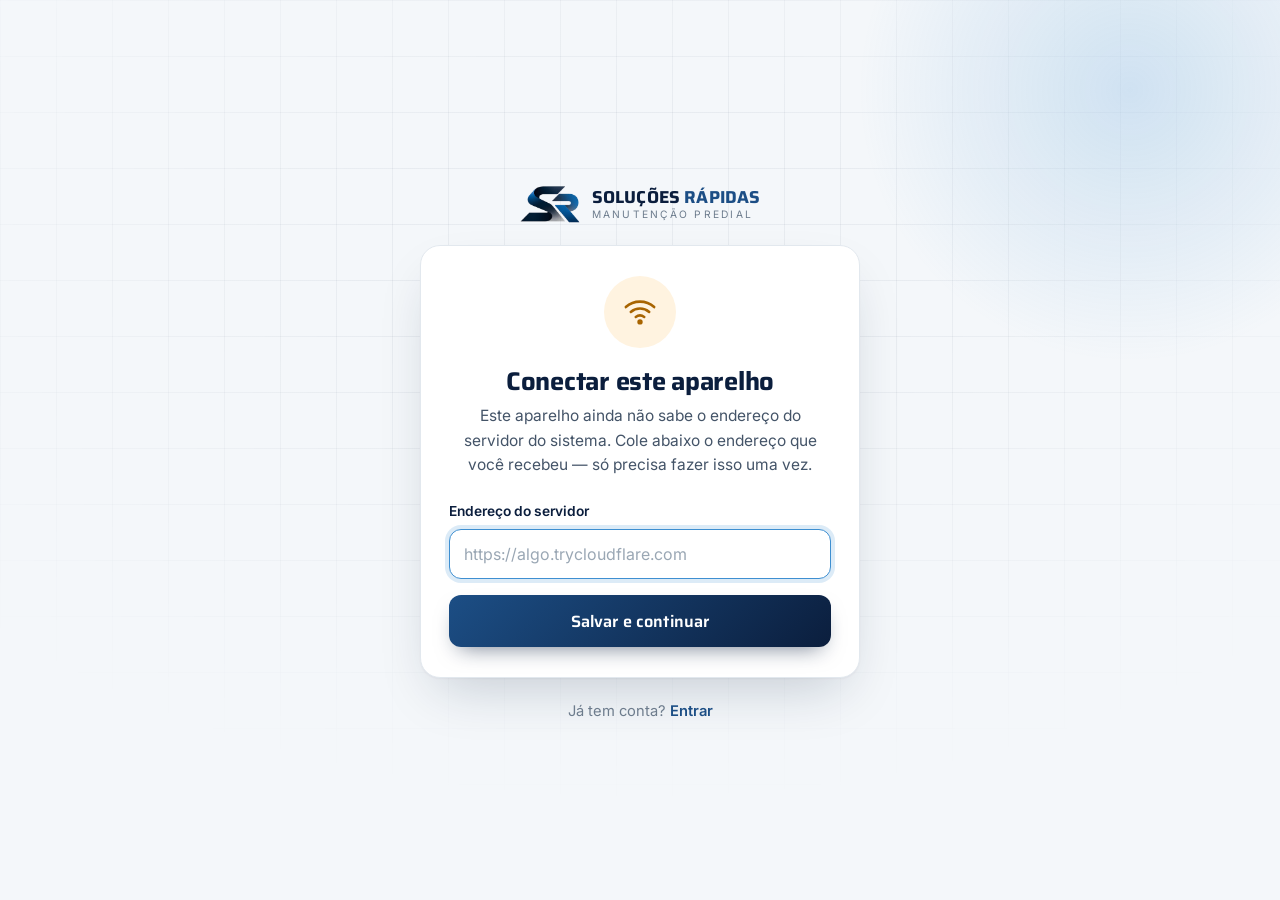
<file: conta.html>
<!DOCTYPE html>
<html lang="pt-BR">
<head>
  <meta charset="UTF-8" />
  <meta name="viewport" content="width=device-width, initial-scale=1" />
  <title>Entrar — Soluções Rápidas</title>
  <meta name="robots" content="noindex, nofollow" />
  <meta name="theme-color" content="#f4f7fa" />
  <link rel="icon" href="icons/favicon.png?v=20261119" />
  <link rel="apple-touch-icon" href="icons/icon-192.png?v=20261119" />

  <link rel="preconnect" href="https://fonts.googleapis.com" />
  <link rel="preconnect" href="https://fonts.gstatic.com" crossorigin />
  <link href="https://fonts.googleapis.com/css2?family=Saira:wght@600;700&family=Inter:wght@400;500;600&display=swap" rel="stylesheet" />

  <link rel="stylesheet" href="conta.css" />
</head>
<body>
  <div class="fundo" aria-hidden="true">
    <div class="fundo-grade"></div>
    <div class="fundo-brilho"></div>
  </div>

  <main class="pagina">
    <a class="marca" href="./" aria-label="Soluções Rápidas — voltar ao site">
      <img class="marca-simbolo" src="imagens/logo.png" alt="" width="397" height="247" />
      <span class="marca-texto">
        <span class="marca-nome">Soluções <em>Rápidas</em></span>
        <span class="marca-sub">Manutenção predial</span>
      </span>
    </a>

    <section class="cartao">
      <!-- Entrar -->
      <form class="etapa" id="etapa-entrar" novalidate hidden>
        <h1 class="etapa-titulo" tabindex="-1">Entrar</h1>
        <p class="etapa-texto">Use o e-mail e a senha da sua conta.</p>
        <div class="campo">
          <label for="entrar-email">E-mail</label>
          <input id="entrar-email" type="email" inputmode="email" autocomplete="username" autocapitalize="off" spellcheck="false" placeholder="voce@exemplo.com.br" />
        </div>
        <div class="campo">
          <div class="campo-rotulos">
            <label for="entrar-senha">Senha</label>
            <a class="link link-pequeno" href="#esqueci" id="link-esqueci">Esqueci minha senha</a>
          </div>
          <div class="campo-senha">
            <input id="entrar-senha" type="password" autocomplete="current-password" />
            <button type="button" class="olho" data-alvo="entrar-senha" aria-label="Mostrar senha" aria-pressed="false">
              <svg class="olho-aberto" viewBox="0 0 24 24" aria-hidden="true"><path d="M2 12s3.6-7 10-7 10 7 10 7-3.6 7-10 7S2 12 2 12Z" /><circle cx="12" cy="12" r="3" /></svg>
              <svg class="olho-fechado" viewBox="0 0 24 24" aria-hidden="true"><path d="M3 3l18 18" /><path d="M10.6 5.1A10.7 10.7 0 0 1 12 5c6.4 0 10 7 10 7a17.6 17.6 0 0 1-3.2 4.1M6.6 6.6C3.7 8.4 2 12 2 12s3.6 7 10 7a9.7 9.7 0 0 0 5.4-1.6" /><path d="M9.9 9.9a3 3 0 0 0 4.2 4.2" /></svg>
            </button>
          </div>
        </div>
        <p class="aviso" role="alert" hidden></p>
        <button class="botao botao-primario" type="submit">Entrar</button>
      </form>

      <ol class="passos" id="passos" aria-label="Etapas">
        <li class="passo" data-passo="1">
          <span class="passo-bola"><span class="passo-num">1</span><svg class="passo-ok" viewBox="0 0 24 24" aria-hidden="true"><path d="M5 12.5l4.5 4.5L19 7.5" /></svg></span>
          <span class="passo-rotulo">E-mail</span>
        </li>
        <li class="passo" data-passo="2">
          <span class="passo-bola"><span class="passo-num">2</span><svg class="passo-ok" viewBox="0 0 24 24" aria-hidden="true"><path d="M5 12.5l4.5 4.5L19 7.5" /></svg></span>
          <span class="passo-rotulo">Código</span>
        </li>
        <li class="passo" data-passo="3">
          <span class="passo-bola"><span class="passo-num">3</span><svg class="passo-ok" viewBox="0 0 24 24" aria-hidden="true"><path d="M5 12.5l4.5 4.5L19 7.5" /></svg></span>
          <span class="passo-rotulo">Senha</span>
        </li>
      </ol>

      <!-- Etapa 1: e-mail -->
      <form class="etapa" id="etapa-email" novalidate hidden>
        <h1 class="etapa-titulo" tabindex="-1" id="titulo-email">Crie sua conta</h1>
        <p class="etapa-texto" id="texto-email">Comece pelo seu e-mail. Vamos mandar um código pra confirmar que ele é seu.</p>
        <div class="campo">
          <label for="email">E-mail</label>
          <input id="email" type="email" inputmode="email" autocomplete="email" autocapitalize="off" spellcheck="false" placeholder="voce@exemplo.com.br" />
        </div>
        <p class="aviso" role="alert" hidden></p>
        <button class="botao botao-primario" type="submit">Continuar</button>
      </form>

      <!-- Etapa 2: código -->
      <form class="etapa" id="etapa-codigo" novalidate hidden>
        <h1 class="etapa-titulo" tabindex="-1">Confira seu e-mail</h1>
        <p class="etapa-texto">
          <span id="texto-codigo">Enviamos um código de 6 números para</span> <strong id="email-mostrado"></strong>.
          <button type="button" class="link" id="trocar-email">Trocar e-mail</button>
        </p>
        <div class="otp" id="otp">
          <input id="codigo" class="otp-campo" type="text" inputmode="numeric" autocomplete="one-time-code" maxlength="6" aria-label="Código de 6 números" />
          <div class="otp-caixas" aria-hidden="true">
            <span></span><span></span><span></span><span></span><span></span><span></span>
          </div>
        </div>
        <p class="aviso" role="alert" hidden></p>
        <button class="botao botao-primario" type="submit">Confirmar código</button>
        <p class="reenviar">
          <button type="button" class="link" id="reenviar" disabled>Reenviar código</button>
          <span class="reenviar-tempo" id="reenviar-tempo" aria-live="off"></span>
        </p>
        <p class="dica">Não chegou? Confira também a caixa de spam.</p>
      </form>

      <!-- Etapa 3: senha -->
      <form class="etapa" id="etapa-senha" novalidate hidden>
        <h1 class="etapa-titulo" tabindex="-1" id="titulo-senha">Quase lá!</h1>
        <p class="etapa-texto" id="texto-senha">Agora crie uma senha para entrar no sistema.</p>
        <div class="campo" id="campo-nome" hidden>
          <label for="nome">Seu nome</label>
          <input id="nome" type="text" autocomplete="name" maxlength="80" />
        </div>
        <div class="campo">
          <label for="senha">Senha</label>
          <div class="campo-senha">
            <input id="senha" type="password" autocomplete="new-password" />
            <button type="button" class="olho" data-alvo="senha" aria-label="Mostrar senha" aria-pressed="false">
              <svg class="olho-aberto" viewBox="0 0 24 24" aria-hidden="true"><path d="M2 12s3.6-7 10-7 10 7 10 7-3.6 7-10 7S2 12 2 12Z" /><circle cx="12" cy="12" r="3" /></svg>
              <svg class="olho-fechado" viewBox="0 0 24 24" aria-hidden="true"><path d="M3 3l18 18" /><path d="M10.6 5.1A10.7 10.7 0 0 1 12 5c6.4 0 10 7 10 7a17.6 17.6 0 0 1-3.2 4.1M6.6 6.6C3.7 8.4 2 12 2 12s3.6 7 10 7a9.7 9.7 0 0 0 5.4-1.6" /><path d="M9.9 9.9a3 3 0 0 0 4.2 4.2" /></svg>
            </button>
          </div>
        </div>
        <div class="campo">
          <label for="senha2">Repita a senha</label>
          <div class="campo-senha">
            <input id="senha2" type="password" autocomplete="new-password" />
            <button type="button" class="olho" data-alvo="senha2" aria-label="Mostrar senha" aria-pressed="false">
              <svg class="olho-aberto" viewBox="0 0 24 24" aria-hidden="true"><path d="M2 12s3.6-7 10-7 10 7 10 7-3.6 7-10 7S2 12 2 12Z" /><circle cx="12" cy="12" r="3" /></svg>
              <svg class="olho-fechado" viewBox="0 0 24 24" aria-hidden="true"><path d="M3 3l18 18" /><path d="M10.6 5.1A10.7 10.7 0 0 1 12 5c6.4 0 10 7 10 7a17.6 17.6 0 0 1-3.2 4.1M6.6 6.6C3.7 8.4 2 12 2 12s3.6 7 10 7a9.7 9.7 0 0 0 5.4-1.6" /><path d="M9.9 9.9a3 3 0 0 0 4.2 4.2" /></svg>
            </button>
          </div>
        </div>
        <ul class="requisitos" aria-label="Requisitos da senha">
          <li id="req-tamanho">Pelo menos 8 caracteres</li>
          <li id="req-iguais">As duas senhas iguais</li>
        </ul>
        <p class="aviso" role="alert" hidden></p>
        <button class="botao botao-primario" type="submit" id="botao-senha">Criar conta</button>
      </form>

      <!-- Final: deu certo -->
      <div class="etapa etapa-final" id="etapa-sucesso" hidden>
        <div class="selo selo-ok" aria-hidden="true">
          <svg viewBox="0 0 24 24"><path class="risco" d="M5 12.5l4.5 4.5L19 7.5" /></svg>
        </div>
        <h1 class="etapa-titulo" tabindex="-1" id="titulo-sucesso">Conta criada!</h1>
        <p class="etapa-texto" id="texto-sucesso"></p>
        <a class="botao botao-primario" href="sistema.html" id="botao-sucesso">Ir para o sistema</a>
      </div>

      <!-- Final: sem convite -->
      <div class="etapa etapa-final" id="etapa-sem-convite" hidden>
        <div class="selo selo-info" aria-hidden="true">
          <svg viewBox="0 0 24 24"><rect x="3" y="5" width="18" height="14" rx="2.5" /><path d="m3.5 7 8.5 6 8.5-6" /></svg>
        </div>
        <h1 class="etapa-titulo" tabindex="-1">Convite não encontrado</h1>
        <p class="etapa-texto">Não encontramos um convite para esse e-mail. Entre em contato para solicitar um convite.</p>
        <a class="botao botao-whats" href="https://wa.me/554792081047" target="_blank" rel="noopener">
          <svg viewBox="0 0 24 24" aria-hidden="true" focusable="false">
            <path fill="currentColor" d="M12.04 2c-5.5 0-9.96 4.46-9.96 9.96 0 1.76.46 3.48 1.34 5L2 22l5.2-1.36a9.9 9.9 0 0 0 4.84 1.24h.01c5.5 0 9.96-4.46 9.96-9.96 0-2.66-1.04-5.16-2.92-7.04A9.88 9.88 0 0 0 12.04 2m0 1.9c2.15 0 4.17.84 5.69 2.36a7.99 7.99 0 0 1 2.36 5.7c0 4.44-3.61 8.05-8.06 8.05a8.03 8.03 0 0 1-4.1-1.12l-.3-.18-3.05.8.81-2.97-.19-.31a7.96 7.96 0 0 1-1.22-4.27c0-4.44 3.62-8.06 8.06-8.06M8.5 7.3c-.17 0-.44.07-.67.31-.23.25-.88.86-.88 2.1 0 1.23.9 2.42 1.02 2.59.13.16 1.75 2.79 4.32 3.8 2.13.84 2.57.67 3.03.63.46-.04 1.49-.61 1.7-1.2.21-.59.21-1.09.15-1.2-.07-.1-.23-.16-.48-.29-.25-.12-1.49-.73-1.72-.82-.23-.08-.4-.12-.56.13-.17.24-.64.81-.79.98-.14.16-.29.19-.54.06-.25-.12-1.06-.39-2.02-1.25-.75-.66-1.25-1.48-1.4-1.73-.14-.25-.01-.38.11-.5.11-.11.25-.29.37-.44.12-.14.16-.25.25-.41.08-.17.04-.31-.02-.44-.06-.12-.55-1.37-.77-1.87-.2-.48-.41-.42-.56-.42z" />
          </svg>
          Falar no WhatsApp
        </a>
        <button type="button" class="link link-centro" data-voltar>Tentar outro e-mail</button>
      </div>

      <!-- Final: e-mail já tem conta -->
      <div class="etapa etapa-final" id="etapa-ja-ativa" hidden>
        <div class="selo selo-info" aria-hidden="true">
          <svg viewBox="0 0 24 24"><circle cx="10" cy="8" r="3.5" /><path d="M3.5 19.5c.8-3.3 3.4-5.5 6.5-5.5 1.4 0 2.7.4 3.8 1.2" /><path d="m15.5 18 2 2 4-4.5" /></svg>
        </div>
        <h1 class="etapa-titulo" tabindex="-1">Você já tem conta</h1>
        <p class="etapa-texto">Esse e-mail já tem uma conta ativa. É só entrar com ele.</p>
        <a class="botao botao-primario" href="#entrar">Entrar</a>
        <button type="button" class="link link-centro" data-voltar>Usar outro e-mail</button>
      </div>

      <!-- Final: aparelho sem endereço do servidor -->
      <form class="etapa etapa-final" id="etapa-sem-servidor" novalidate hidden>
        <div class="selo selo-alerta" aria-hidden="true">
          <svg viewBox="0 0 24 24"><path d="M2 8.5a15 15 0 0 1 20 0" /><path d="M5.5 12a10 10 0 0 1 13 0" /><path d="M9 15.5a5 5 0 0 1 6 0" /><circle cx="12" cy="19" r="1" /></svg>
        </div>
        <h1 class="etapa-titulo" tabindex="-1">Conectar este aparelho</h1>
        <p class="etapa-texto">Este aparelho ainda não sabe o endereço do servidor do sistema. Cole abaixo o endereço que você recebeu — só precisa fazer isso uma vez.</p>
        <div class="campo campo-esquerda">
          <label for="endereco-servidor">Endereço do servidor</label>
          <input id="endereco-servidor" type="url" inputmode="url" autocomplete="off" autocapitalize="off" spellcheck="false" placeholder="https://algo.trycloudflare.com" />
        </div>
        <p class="aviso" role="alert" hidden></p>
        <button class="botao botao-primario" type="submit">Salvar e continuar</button>
      </form>
    </section>

    <p class="rodape-cartao" id="rodape-cartao"><span id="rodape-texto">Já tem conta?</span> <a id="rodape-link" href="#entrar">Entrar</a></p>

    <!-- Endereço do servidor: PROVISÓRIO. O túnel ganha endereço novo a cada
         reinício; quando o endereço for fixo, isto sai. Grava no mesmo lugar
         que o sistema lê, então vale pros dois. -->
    <div class="servidor" id="servidor">
      <button type="button" class="servidor-abrir" id="servidor-abrir" aria-expanded="false" aria-controls="servidor-form">
        <svg viewBox="0 0 24 24" aria-hidden="true"><circle cx="12" cy="12" r="3" /><path d="M19.4 15a1.65 1.65 0 0 0 .33 1.82l.06.06a2 2 0 1 1-2.83 2.83l-.06-.06a1.65 1.65 0 0 0-1.82-.33 1.65 1.65 0 0 0-1 1.51V21a2 2 0 0 1-4 0v-.09A1.65 1.65 0 0 0 9 19.4a1.65 1.65 0 0 0-1.82.33l-.06.06a2 2 0 1 1-2.83-2.83l.06-.06A1.65 1.65 0 0 0 4.68 15a1.65 1.65 0 0 0-1.51-1H3a2 2 0 0 1 0-4h.09A1.65 1.65 0 0 0 4.6 9a1.65 1.65 0 0 0-.33-1.82l-.06-.06a2 2 0 1 1 2.83-2.83l.06.06A1.65 1.65 0 0 0 9 4.68a1.65 1.65 0 0 0 1-1.51V3a2 2 0 0 1 4 0v.09a1.65 1.65 0 0 0 1 1.51 1.65 1.65 0 0 0 1.82-.33l.06-.06a2 2 0 1 1 2.83 2.83l-.06.06A1.65 1.65 0 0 0 19.4 9a1.65 1.65 0 0 0 1.51 1H21a2 2 0 0 1 0 4h-.09a1.65 1.65 0 0 0-1.51 1Z" /></svg>
        Endereço do servidor
      </button>
      <form class="servidor-form" id="servidor-form" novalidate hidden>
        <label for="servidor-campo">Endereço do servidor (túnel)</label>
        <div class="servidor-linha">
          <input id="servidor-campo" type="url" inputmode="url" autocomplete="off" autocapitalize="off" spellcheck="false" placeholder="https://algo.trycloudflare.com" />
          <button type="submit" class="servidor-salvar">Salvar</button>
        </div>
        <p class="servidor-dica" id="servidor-dica" aria-live="polite">Fica salvo só neste aparelho.</p>
      </form>
    </div>
  </main>

  <script src="config.js"></script>
  <script src="conta.js"></script>
</body>
</html>
</file>
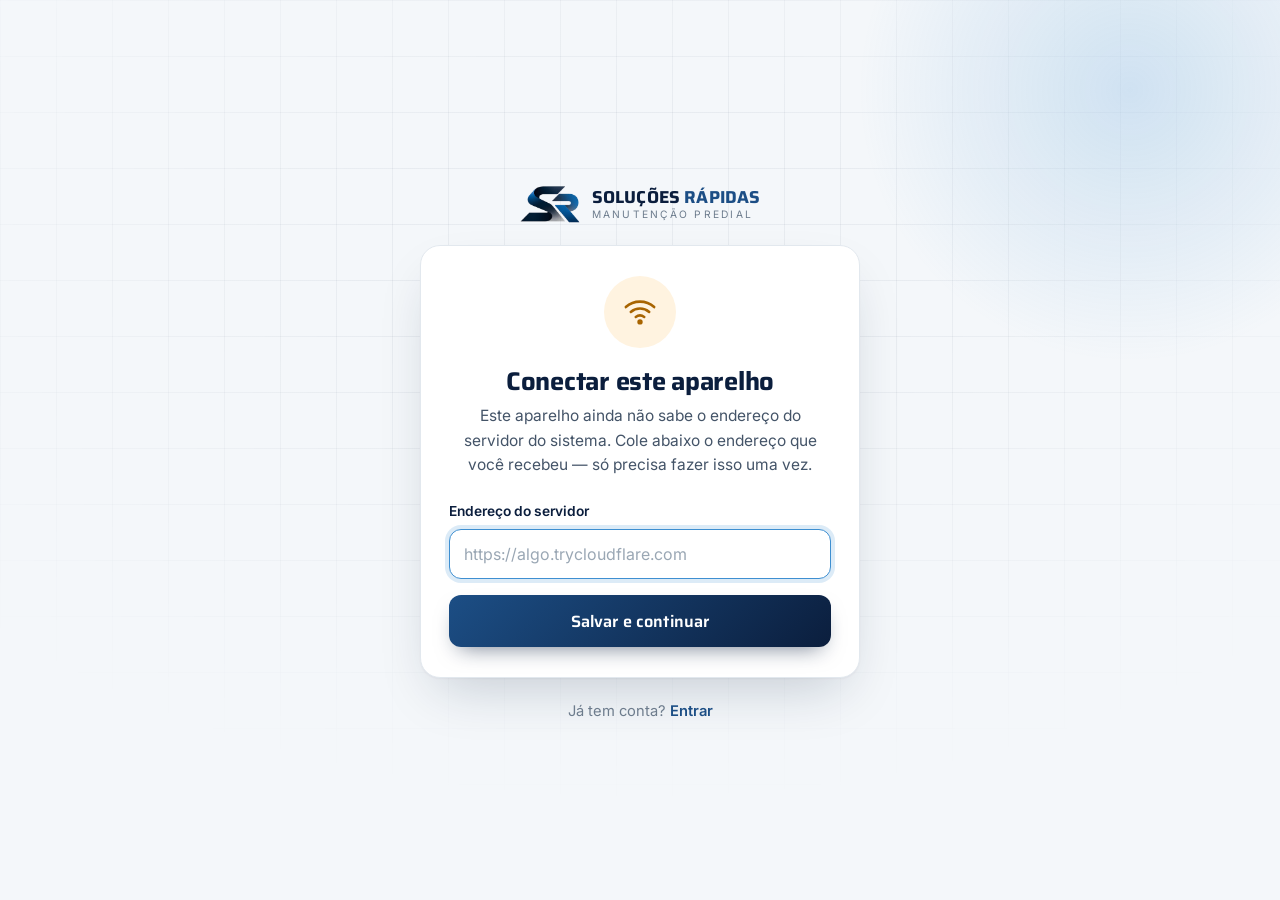
<file: sistema.html>
<!DOCTYPE html>
<html lang="pt-BR">
<head>
  <meta charset="UTF-8" />
  <meta name="viewport" content="width=device-width, initial-scale=1" />
  <title>Soluções Rápidas</title>
  <!-- Sistema interno, atrás de senha -- não deve aparecer em busca nenhuma.
       A landing (index.html) continua livre pra ser indexada normalmente. -->
  <meta name="robots" content="noindex, nofollow" />
  <meta name="theme-color" content="#0f1220" />
  <link rel="manifest" href="manifest.json" />
  <link rel="icon" href="icons/favicon.png?v=20261119" />
  <link rel="apple-touch-icon" href="icons/icon-192.png?v=20261119" />
  <link rel="stylesheet" href="style.css" />
</head>
<body>
  <!-- Aparece só enquanto a sessão salva é renovada ao abrir (menos de 1s). -->
  <div id="entrando" class="entrando hidden" role="status">Entrando…</div>

  <!-- A entrada é sempre por conta.html (e-mail e senha). A tela antiga da
       senha de acesso única saiu daqui em 14/11/2026. -->

  <div id="app-view" class="app-view hidden">
    <div class="topbar">
      <button type="button" id="menu-button" class="menu-button" aria-label="Abrir menu" aria-expanded="false">☰</button>
      <span class="topbar-title">Soluções Rápidas</span>
      <!-- Busca rápida (16/11/2026): abre de qualquer tela, por aqui ou com Ctrl+K. -->
      <button type="button" class="busca-gatilho busca-gatilho-topo" id="topbar-buscar" data-abrir-busca aria-label="Buscar cliente, chamado ou tela">
        <svg viewBox="0 0 24 24" aria-hidden="true"><circle cx="11" cy="11" r="7"/><path d="m20 20-3.5-3.5"/></svg><span>Buscar</span><kbd>Ctrl K</kbd>
      </button>
      <span id="conexao" class="conexao" title="Conexão com o n8n">
        <span class="conexao-ponto"></span>
        <span class="conexao-texto">conectado</span>
      </span>
      <!-- Servidor fora (22/11/2026): aviso claro, em qualquer tela, do que fazer. Some sozinho quando volta. -->
      <div id="aviso-servidor" class="aviso-servidor hidden" role="status">
        <svg viewBox="0 0 24 24" aria-hidden="true"><path d="M12 3 2 20h20z"/><path d="M12 10v4M12 17v.5"/></svg>
        <span id="aviso-servidor-texto"></span>
        <button type="button" id="aviso-servidor-tentar" class="botao-secundario">Tentar de novo</button>
      </div>
    </div>

    <!-- Atendimento em andamento: visível em qualquer aba, um toque volta pra
         ele. Some quando a própria aba Atendimento está aberta. -->
    <button type="button" id="faixa-atendimento" class="faixa-atendimento hidden"></button>

    <!-- Voltar para a tela anterior (página, aba e pasta), em qualquer lugar do sistema (16/11/2026). O app.js
         põe este botão no alto do bloco da página aberta (pedido do dono: no topo da tela ficava longe). -->
    <!-- 23/11/2026: e "Avançar" ao lado (refaz o caminho desfeito pelo Voltar), igual às setas do navegador. -->
    <div id="nav-setas" class="nav-setas hidden">
      <button type="button" id="nav-voltar" class="nav-voltar hidden" aria-label="Voltar para a tela anterior">
        <svg viewBox="0 0 24 24" aria-hidden="true"><path d="M15 18l-6-6 6-6"/></svg><span>Voltar</span>
      </button>
      <button type="button" id="nav-avancar" class="nav-voltar nav-avancar hidden" aria-label="Avançar para a tela seguinte">
        <span>Avançar</span><svg viewBox="0 0 24 24" aria-hidden="true"><path d="M9 18l6-6-6-6"/></svg>
      </button>
    </div>

    <!-- Busca rápida (16/11/2026): uma caixa só para achar cliente, chamado, nota, tela ou ação, de qualquer
         lugar. Escolher um cliente mostra o que dá para fazer com ele (abrir cadastro, emitir nota, gerar
         documento, ver arquivos). Montada pelo app.js. -->
    <div id="busca-rapida" class="busca-rapida hidden" role="dialog" aria-modal="true" aria-label="Busca rápida">
      <div class="busca-caixa">
        <div class="busca-topo">
          <svg viewBox="0 0 24 24" aria-hidden="true"><circle cx="11" cy="11" r="7"/><path d="m20 20-3.5-3.5"/></svg>
          <span id="busca-rapida-contexto" class="busca-contexto hidden"></span>
          <input type="text" id="busca-rapida-campo" placeholder="Buscar cliente, chamado, nota, tela ou ação…" autocomplete="off" spellcheck="false" />
          <kbd>Esc</kbd>
        </div>
        <div class="busca-resultados" id="busca-rapida-lista" role="listbox"></div>
        <div class="busca-rodape">
          <span><kbd>↑</kbd><kbd>↓</kbd> escolher</span>
          <span><kbd>Enter</kbd> abrir</span>
          <span><kbd>Esc</kbd> fechar</span>
        </div>
      </div>
    </div>

    <div id="sidebar-overlay" class="sidebar-overlay"></div>

    <!-- Cada item tem um ícone (traço fino, cor do texto) e o nome num
         .sidebar-texto. Os grupos (Cadastro, Chamados) têm uma seta que gira ao
         abrir, e os subitens ficam pendurados numa linha-guia. -->
    <nav id="sidebar" class="sidebar">
      <!-- Marca no topo do menu (pedido do dono, 16/11/2026): o logo SR oficial num quadrinho branco, porque a
           parte azul-escura do desenho some no fundo escuro do menu. -->
      <div class="sidebar-marca">
        <span class="sidebar-marca-simbolo"><img src="imagens/logo.png" alt="" width="397" height="247" /></span>
        <span class="sidebar-marca-texto"><strong>Soluções <em>Rápidas</em></strong><small>Manutenção predial</small></span>
      </div>
      <button type="button" class="sidebar-item active" data-page="inicio">
        <svg class="sidebar-icone" viewBox="0 0 24 24" aria-hidden="true"><path d="M3.5 11 12 4l8.5 7"/><path d="M5.5 9.5V20h13V9.5"/><path d="M10 20v-5.5h4V20"/></svg>
        <span class="sidebar-texto">Início</span>
      </button>
      <div class="sidebar-grupo">
        <button type="button" class="sidebar-item sidebar-grupo-cabecalho" aria-expanded="false">
          <svg class="sidebar-icone" viewBox="0 0 24 24" aria-hidden="true"><circle cx="9" cy="8.5" r="3.5"/><path d="M2.5 20c.6-3.6 3.2-5.8 6.5-5.8s5.9 2.2 6.5 5.8"/><path d="M15.5 5.2a3.5 3.5 0 0 1 0 6.6"/><path d="M18 14.6c1.9.7 3.1 2.6 3.5 5.4"/></svg>
          <span class="sidebar-texto">Cadastro</span>
          <svg class="sidebar-grupo-seta" viewBox="0 0 24 24" aria-hidden="true"><path d="m9 6 6 6-6 6"/></svg>
        </button>
        <div class="sidebar-grupo-itens hidden">
          <button type="button" class="sidebar-item sidebar-subitem" data-page="cadastro">Cadastro de clientes</button>
          <button type="button" class="sidebar-item sidebar-subitem" data-page="contatos">Cadastro de contatos</button>
          <button type="button" class="sidebar-item sidebar-subitem" data-page="administradoras">Cadastro de administradoras</button>
          <button type="button" class="sidebar-item sidebar-subitem" data-page="sindicatura">Cadastro de sindicatura</button>
          <button type="button" class="sidebar-item sidebar-subitem" data-page="emails">Cadastro de e-mails</button>
        </div>
      </div>
      <button type="button" class="sidebar-item" data-page="financeiro">
        <svg class="sidebar-icone" viewBox="0 0 24 24" aria-hidden="true"><path d="M4 7.5h14.5a1.5 1.5 0 0 1 1.5 1.5v9.5a1.5 1.5 0 0 1-1.5 1.5H5.5A1.5 1.5 0 0 1 4 18.5z"/><path d="M4 7.5 15.5 4v3.5"/><path d="M15.5 13.75h1.5"/></svg>
        <span class="sidebar-texto">Financeiro</span>
        <span id="menu-financeiro-contagem" class="menu-contagem menu-contagem-perigo hidden" title="Contas vencidas"></span>
        <!-- 24/11/2026 (dono): sininho quando o "Precisa de você" do A receber tem algo; some quando resolve. -->
        <span class="menu-sino hidden" data-sino-financeiro title="Algo precisa de você no Financeiro"><svg viewBox="0 0 24 24" aria-hidden="true"><path d="M6 8a6 6 0 1 1 12 0c0 7 3 8 3 8H3s3-1 3-8M10 21h4"/></svg></span>
      </button>
      <!-- Chamados: uma página só, com as abas Consultar e Criar chamado (08/11/2026). -->
      <button type="button" class="sidebar-item" data-page="chamados">
        <svg class="sidebar-icone" viewBox="0 0 24 24" aria-hidden="true"><rect x="5" y="4.5" width="14" height="16.5" rx="2"/><path d="M9 3h6v3H9z"/><path d="M9 11.5h6M9 15.5h4"/></svg>
        <span class="sidebar-texto">Chamados</span>
      </button>
      <button type="button" class="sidebar-item" data-page="agenda">
        <svg class="sidebar-icone" viewBox="0 0 24 24" aria-hidden="true"><rect x="3.5" y="5" width="17" height="15.5" rx="2"/><path d="M3.5 10h17M8 3v4M16 3v4"/></svg>
        <span class="sidebar-texto">Agenda</span>
        <span id="menu-agenda-contagem" class="menu-contagem menu-contagem-agenda hidden" title="Chamados de hoje"></span>
      </button>
      <button type="button" class="sidebar-item" data-page="atendimento" id="menu-atendimento">
        <svg class="sidebar-icone" viewBox="0 0 24 24" aria-hidden="true"><path d="M15.5 3.5a4.5 4.5 0 0 0-4.2 6.1L4 16.9A2.1 2.1 0 0 0 7 19.9l7.3-7.3a4.5 4.5 0 0 0 6.1-4.2l-2.9 2.9-2.4-.6-.6-2.4z"/></svg>
        <span class="sidebar-texto">Atendimento</span>
        <span id="menu-atendimento-contagem" class="menu-contagem hidden"></span>
      </button>
      <button type="button" class="sidebar-item" data-page="documentos">
        <svg class="sidebar-icone" viewBox="0 0 24 24" aria-hidden="true"><path d="M6 3h8l5 5v13H6z"/><path d="M14 3v5h5"/><path d="M9 13h7M9 17h5"/></svg>
        <span class="sidebar-texto">Documentos</span>
      </button>
      <!-- Veículo: página vazia por enquanto (pedido do dono, 08/11/2026). -->
      <button type="button" class="sidebar-item" data-page="veiculo">
        <svg class="sidebar-icone" viewBox="0 0 24 24" aria-hidden="true"><path d="M3 16.5V12l2.5-5h7l2 4H20a1 1 0 0 1 1 1v4.5h-2"/><path d="M8.5 16.5h7"/><path d="M3 16.5h1.5"/><circle cx="6.5" cy="16.5" r="2"/><circle cx="17.5" cy="16.5" r="2"/><path d="M5.5 11h9"/></svg>
        <span class="sidebar-texto">Veículo</span>
      </button>
      <button type="button" class="sidebar-item hidden" data-page="usuarios" id="menu-usuarios">
        <svg class="sidebar-icone" viewBox="0 0 24 24" aria-hidden="true"><circle cx="12" cy="8" r="4"/><path d="M4.5 20.5c.8-3.8 3.9-6 7.5-6s6.7 2.2 7.5 6"/></svg>
        <span class="sidebar-texto">Usuários</span>
      </button>

      <div class="sidebar-rodape">
        <p id="usuario-conectado" class="usuario-conectado hidden"></p>
        <button type="button" id="sair" class="sidebar-item sair">
          <svg class="sidebar-icone" viewBox="0 0 24 24" aria-hidden="true"><path d="M14 4h4a2 2 0 0 1 2 2v12a2 2 0 0 1-2 2h-4"/><path d="m10 16-4-4 4-4M6 12h10"/></svg>
          <span class="sidebar-texto" id="sair-texto">Sair</span>
        </button>
        <p id="versao-app" class="versao-app"></p>
      </div>
    </nav>

    <!-- Barra de baixo no celular (22/11/2026): as telas mais usadas a um toque e o "+" de novo chamado no meio.
         Só faz o mesmo toque do menu; no computador não aparece. Os ícones vêm do menu (app.js). -->
    <nav id="barra-baixo" class="barra-baixo" aria-label="Telas principais">
      <button type="button" class="barra-item" data-ir="inicio"><span>Início</span></button>
      <button type="button" class="barra-item" data-ir="chamados"><span>Chamados</span></button>
      <button type="button" class="barra-mais" id="barra-novo-chamado" aria-label="Novo chamado"><svg viewBox="0 0 24 24" aria-hidden="true"><path d="M12 5v14M5 12h14"/></svg></button>
      <button type="button" class="barra-item" data-ir="agenda"><span>Agenda</span></button>
      <button type="button" class="barra-item" data-ir="financeiro"><span>Financeiro</span><span class="menu-sino barra-sino hidden" data-sino-financeiro title="Algo precisa de você"><svg viewBox="0 0 24 24" aria-hidden="true"><path d="M6 8a6 6 0 1 1 12 0c0 7 3 8 3 8H3s3-1 3-8M10 21h4"/></svg></span></button>
    </nav>

    <main class="main-content">
      <div id="page-inicio" class="card page">
        <h1>Início <button type="button" class="botao-secundario botao-atualizar-tudo" title="Confere com o Asaas agora e atualiza todos os números (o sistema também confere sozinho a cada 30 minutos).">↻ Atualizar</button></h1>
        <!-- Início = painel do dia (16/11/2026, pedido do dono: "dá pra colocar mais coisa"). De cima para baixo:
             saudação + busca rápida, ações de um toque, quatro números-chave, e os cartões (hoje na agenda, limite
             do MEI, contas a pagar, faturamento por mês, últimas notas). Tudo é desenhado pelo app.js (painel do
             Início) com o que o sistema já sabe; nada aqui grava dado. Os atalhos de baixo só fazem o toque do menu. -->
        <div class="inicio-hero">
          <div class="inicio-hero-texto">
            <p class="inicio-sauda" id="inicio-sauda">Bem-vindo</p>
            <p class="inicio-data" id="inicio-data"></p>
          </div>
          <button type="button" class="busca-gatilho" data-abrir-busca>
            <svg viewBox="0 0 24 24" aria-hidden="true"><circle cx="11" cy="11" r="7"/><path d="m20 20-3.5-3.5"/></svg><span>Buscar cliente, chamado ou tela</span><kbd>Ctrl K</kbd>
          </button>
        </div>

        <div class="painel-acoes">
          <button type="button" class="painel-acao" data-acao="novo-chamado" style="--cor: 251, 191, 36"><svg viewBox="0 0 24 24" aria-hidden="true"><path d="M12 5v14M5 12h14"/></svg>Novo chamado</button>
          <button type="button" class="painel-acao" data-acao="novo-cliente" style="--cor: 192, 132, 252"><svg viewBox="0 0 24 24" aria-hidden="true"><circle cx="10" cy="8" r="3.5"/><path d="M3.5 20c.6-3.6 3.2-5.8 6.5-5.8 1.2 0 2.3.3 3.2.8"/><path d="M18 14v6M15 17h6"/></svg>Novo cliente</button>
          <button type="button" class="painel-acao" data-acao="emitir-nota" data-so-dono style="--cor: 129, 140, 248"><svg viewBox="0 0 24 24" aria-hidden="true"><path d="M6 3h12v18l-3-2-3 2-3-2-3 2z"/><path d="M9 8h6M9 12h6"/></svg>Emitir nota</button>
          <button type="button" class="painel-acao" data-acao="novo-documento" style="--cor: 129, 140, 248"><svg viewBox="0 0 24 24" aria-hidden="true"><path d="M6 3h8l5 5v13H6z"/><path d="M14 3v5h5"/><path d="M9 13h7M9 17h5"/></svg>Gerar documento</button>
        </div>

        <div class="painel-kpis" id="painel-kpis"></div>

        <!-- Limite do MEI: abre ao tocar no cartão "Cabe no MEI" e empurra o resto para baixo (pedido do dono, 23/11/2026). -->
        <section class="painel-cartao painel-mei-detalhe hidden" id="painel-mei" style="--cor: 129, 140, 248"></section>

        <!-- Duas colunas independentes (cada cartão tem a altura do seu conteúdo, sem vão embaixo do mais baixo);
             no celular viram uma só. -->
        <div class="painel-grade" id="painel-grade">
          <div class="painel-coluna">
            <section class="painel-cartao" id="painel-hoje" style="--cor: 34, 211, 238"></section>
            <section class="painel-cartao" id="painel-contas" style="--cor: 52, 211, 153"></section>
          </div>
          <div class="painel-coluna">
            <section class="painel-cartao" id="painel-fat" style="--cor: 129, 140, 248"></section>
          </div>
          <section class="painel-cartao painel-largo" id="painel-notas" style="--cor: 129, 140, 248"></section>
        </div>

        <p class="inicio-rotulo">Ir direto para</p>
        <div class="inicio-atalhos">
          <button type="button" class="inicio-atalho" data-atalho="agenda" style="--cor: 34, 211, 238">
            <span class="inicio-atalho-ic"><svg viewBox="0 0 24 24" aria-hidden="true"><rect x="3.5" y="5" width="17" height="15.5" rx="2"/><path d="M3.5 10h17M8 3v4M16 3v4"/></svg></span>
            <span>Agenda<small>Os chamados de cada dia</small></span>
          </button>
          <button type="button" class="inicio-atalho" data-atalho="chamados" style="--cor: 251, 191, 36">
            <span class="inicio-atalho-ic"><svg viewBox="0 0 24 24" aria-hidden="true"><rect x="5" y="4.5" width="14" height="16.5" rx="2"/><path d="M9 3h6v3H9z"/><path d="M9 11.5h6M9 15.5h4"/></svg></span>
            <span>Chamados<small>Criar e consultar</small></span>
          </button>
          <button type="button" class="inicio-atalho" data-atalho="atendimento" style="--cor: 251, 113, 133">
            <span class="inicio-atalho-ic"><svg viewBox="0 0 24 24" aria-hidden="true"><path d="M15.5 3.5a4.5 4.5 0 0 0-4.2 6.1L4 16.9A2.1 2.1 0 0 0 7 19.9l7.3-7.3a4.5 4.5 0 0 0 6.1-4.2l-2.9 2.9-2.4-.6-.6-2.4z"/></svg></span>
            <span>Atendimento<small>O serviço em andamento</small></span>
          </button>
          <button type="button" class="inicio-atalho" data-atalho="cadastro" style="--cor: 192, 132, 252">
            <span class="inicio-atalho-ic"><svg viewBox="0 0 24 24" aria-hidden="true"><circle cx="9" cy="8.5" r="3.5"/><path d="M2.5 20c.6-3.6 3.2-5.8 6.5-5.8s5.9 2.2 6.5 5.8"/><path d="M15.5 5.2a3.5 3.5 0 0 1 0 6.6"/><path d="M18 14.6c1.9.7 3.1 2.6 3.5 5.4"/></svg></span>
            <span>Clientes<small>Cadastro e contatos</small></span>
          </button>
          <button type="button" class="inicio-atalho" data-atalho="financeiro" style="--cor: 52, 211, 153">
            <span class="inicio-atalho-ic"><svg viewBox="0 0 24 24" aria-hidden="true"><path d="M4 7.5h14.5a1.5 1.5 0 0 1 1.5 1.5v9.5a1.5 1.5 0 0 1-1.5 1.5H5.5A1.5 1.5 0 0 1 4 18.5z"/><path d="M4 7.5 15.5 4v3.5"/><path d="M15.5 13.75h1.5"/></svg></span>
            <span>Financeiro<small>Contas e recebimentos</small></span>
          </button>
          <button type="button" class="inicio-atalho" data-atalho="documentos" style="--cor: 129, 140, 248">
            <span class="inicio-atalho-ic"><svg viewBox="0 0 24 24" aria-hidden="true"><path d="M6 3h8l5 5v13H6z"/><path d="M14 3v5h5"/><path d="M9 13h7M9 17h5"/></svg></span>
            <span>Documentos<small>Orçamento, recibo e laudo</small></span>
          </button>
          <button type="button" class="inicio-atalho" data-atalho="documentos" data-aba="aba-doc-notas" data-so-dono style="--cor: 129, 140, 248">
            <span class="inicio-atalho-ic"><svg viewBox="0 0 24 24" aria-hidden="true"><path d="M6 3h12v18l-3-2-3 2-3-2-3 2z"/><path d="M9 8h6M9 12h6"/></svg></span>
            <span>Notas fiscais<small>Emitir e consultar</small></span>
          </button>
          <button type="button" class="inicio-atalho" data-atalho="documentos" data-aba="aba-doc-arquivos" data-so-dono style="--cor: 129, 140, 248">
            <span class="inicio-atalho-ic"><svg viewBox="0 0 24 24" aria-hidden="true"><path d="M3 7a2 2 0 0 1 2-2h4l2 2.5h8a2 2 0 0 1 2 2V18a2 2 0 0 1-2 2H5a2 2 0 0 1-2-2z"/></svg></span>
            <span>Arquivos<small>As pastas de cada cliente</small></span>
          </button>
        </div>
      </div>

      <!-- Cadastro de contatos: pessoas (síndico, zelador, gerente...), com ou
           sem empresa. Grava em Contatos_Solicitantes pelo fluxo "App -
           Contatos" -- a mesma tabela dos contatos do Cadastro de clientes,
           então quem tem empresa aparece lá e no Criar chamado também. -->
      <div id="page-contatos" class="card page hidden">
        <h1>Cadastro de contatos</h1>

        <div class="contatos-layout">
          <!-- A lista vem antes do formulário (pedido do dono, 08/11/2026). -->
          <section class="contatos-secao" aria-labelledby="ct-lista-titulo">
            <div class="contatos-lista-topo">
              <h2 id="ct-lista-titulo" class="contatos-secao-titulo">Contatos <span id="ct-total" class="contatos-total"></span></h2>
              <button type="button" id="ct-atualizar" class="botao-secundario" title="Busca a lista de novo no servidor.">Atualizar</button>
            </div>
            <div class="ct-busca-linha">
              <input type="text" id="ct-busca" autocomplete="off" aria-label="Buscar contato"
                     placeholder="Buscar por nome, função, empresa, telefone ou e-mail" />
              <button type="button" id="ct-filtros-botao" class="botao-secundario" aria-expanded="false" aria-controls="ct-filtros">Filtros</button>
            </div>
            <!-- Cada filtro liga no 1º toque (fica com fundo escuro) e desliga no 2º. -->
            <div id="ct-filtros" class="ct-filtros hidden" role="group" aria-label="Filtros da lista">
              <button type="button" id="ct-filtro-agrupar" class="ct-filtro" aria-pressed="false">Agrupar por empresa</button>
            </div>
            <p id="ct-lista-status" class="doc-hint"></p>
            <ul id="ct-lista" class="contatos-lista" aria-live="polite"></ul>
          </section>

          <section class="contatos-secao contatos-secao-form" aria-labelledby="ct-form-titulo">
            <h2 id="ct-form-titulo" class="contatos-secao-titulo">Novo contato</h2>

            <form id="form-contato" novalidate autocomplete="off">
              <label for="ct-nome">Nome</label>
              <input type="text" id="ct-nome" maxlength="120" required />

              <label for="ct-telefone-0">Telefone</label>
              <!-- Mesmas classes das listas do Cadastro de clientes: o telefone
                   ganha a mesma máscara (+55, DDD) e os dois o mesmo aviso de
                   valor com jeito de errado, sem código repetido. -->
              <div id="ct-telefones" class="contato-whatsapps"></div>

              <label for="ct-email-0">E-mail</label>
              <div id="ct-emails" class="contato-emails"></div>

              <label for="ct-funcao">Função</label>
              <input type="text" id="ct-funcao" maxlength="60" placeholder="Ex: Síndico, Zelador, Gerente" />
              <div id="ct-funcao-sugestao" class="sugestao-lista hidden"></div>

              <label for="ct-empresa-busca">Empresas</label>
              <ul id="ct-empresas-escolhidas" class="ct-empresas-escolhidas hidden" aria-label="Empresas escolhidas"></ul>
              <input type="text" id="ct-empresa-busca" maxlength="120" placeholder="Ex: Administradora Exemplo" />
              <div id="ct-empresa-sugestao" class="sugestao-lista hidden"></div>
              <!-- Nome novo no campo Empresas: pergunta o que ele é antes de entrar. -->
              <div id="ct-empresa-pergunta" class="contato-novo-pergunta hidden" role="group" aria-labelledby="ct-empresa-pergunta-texto">
                <span id="ct-empresa-pergunta-texto"></span>
                <button type="button" id="ct-empresa-sindicatura">Sindicatura</button>
                <button type="button" id="ct-empresa-comum" class="botao-secundario">Empresa comum</button>
                <button type="button" id="ct-empresa-pergunta-fechar" class="contato-novo-fechar" aria-label="Fechar a pergunta">×</button>
              </div>
              <p id="ct-empresa-ajuda" class="placeholder-text ct-ajuda">Onde a pessoa trabalha (não é o cliente). Opcional, e pode ter mais de uma.</p>
              <p id="ct-clientes-info" class="placeholder-text ct-ajuda hidden"></p>

              <label for="ct-notas">Notas</label>
              <textarea id="ct-notas" rows="3" maxlength="2000" placeholder="Qualquer coisa que valha lembrar sobre a pessoa"></textarea>

              <button type="submit" id="ct-salvar">Salvar contato</button>
              <div class="ct-acoes-edicao">
                <button type="button" id="ct-cancelar" class="botao-secundario hidden">Cancelar edição</button>
                <button type="button" id="ct-excluir" class="botao-secundario botao-perigo hidden">Excluir contato</button>
              </div>
              <div id="ct-status" class="status" role="status"></div>
            </form>
          </section>
        </div>
      </div>

      <div id="page-cadastro" class="card page hidden">
        <h1>Cadastro de clientes</h1>

        <div class="subtabs">
          <!-- Consultar primeiro e aberto ao entrar (pedido do dono, 08/11/2026). -->
          <button type="button" class="subtab active" data-subpage="consultar">Consultar</button>
          <button type="button" class="subtab" data-subpage="adicionar">Adicionar</button>
        </div>

        <div id="subpage-adicionar" class="subpage hidden">
          <label for="documento">CPF ou CNPJ</label>
          <input type="text" id="documento" inputmode="numeric" autocomplete="off"
                 placeholder="Digite o CPF ou CNPJ" />
          <div id="documento-hint" class="doc-hint"></div>
          <button type="button" id="tentar-receita" class="link-button hidden">Tentar de novo</button>
          <button type="button" id="sem-documento" class="botao-secundario botao-sem-documento">Não sei o CPF agora — cadastrar só com o nome</button>

          <div id="tipo-cnpj" class="grupo hidden">
            <label>É condomínio ou empresa?</label>
            <div class="opcoes" id="grupo-tipo">
              <button type="button" class="opcao" data-valor="CNPJ - Condomínio">Condomínio</button>
              <button type="button" class="opcao" data-valor="CNPJ - Empresa">Empresa</button>
            </div>
          </div>

          <div id="aviso-existe" class="aviso hidden"></div>

          <form id="form-entidade" class="hidden">
            <!-- Quatro molduras, como no Consultar (o CPF/CNPJ e o tipo ficam acima, na consulta). -->
            <div class="moldura">
            <label for="razao-social">Razão social / Nome</label>
            <input type="text" id="razao-social" required />

            <label for="nome-fantasia">Nome fantasia / Identificador</label>
            <input type="text" id="nome-fantasia" />

            <!-- Chave "Nota fiscal / Apenas recibo" (pedido do dono, 18/11/2026): começa em nota fiscal. -->
            <div class="campo-destaque">
              <label>Exigência fiscal</label>
              <div class="chave-linha">
                <button type="button" id="exigencia-novo" class="chave chave-fiscal" role="switch" aria-checked="true" aria-label="Exige nota fiscal">
                  <span class="chave-bolinha" aria-hidden="true"></span>
                </button>
                <span class="chave-estado">Exige nota fiscal</span>
              </div>
            </div>

            <!-- Qual dos dois CNPJs atende o cliente: decide também em qual Asaas ele é criado (08/11/2026). -->
            <div class="grupo">
              <label>Atendido por</label>
              <div class="opcoes" id="grupo-atendido-por">
                <button type="button" class="opcao active" data-valor="CNPJ 1">CNPJ 1</button>
                <button type="button" class="opcao" data-valor="CNPJ 2">CNPJ 2</button>
              </div>
            </div>

            <!-- Chave liga/desliga "Gera boletos" (pedido do dono, 18/11/2026): começa desligada. -->
            <label>Boletos</label>
            <div class="chave-linha">
              <button type="button" id="gera-boleto-novo" class="chave" role="switch" aria-checked="false" aria-label="Gera boletos">
                <span class="chave-bolinha" aria-hidden="true"></span>
              </button>
              <span class="chave-estado">Não gera boletos</span>
            </div>

            <label for="whatsapp-cnpj">WhatsApp vinculado ao CNPJ</label>
            <input type="text" id="whatsapp-cnpj" inputmode="tel" />
            </div>

            <div class="moldura moldura-emails">
            <label class="moldura-titulo">E-mails (financeiro / NF-e)</label>
            <!-- Guarda os e-mails (um por linha); a tela é a lista abaixo. -->
            <input type="hidden" id="emails" />
            <div class="emails-fin"></div>
            <p class="doc-hint">Os e-mails dos contatos deste cliente entram aqui sozinhos ao salvar.</p>
            </div>

            <div class="moldura moldura-gestao">
            <div class="moldura-parte">
            <label for="administradora">Administradora</label>
            <input type="text" id="administradora" autocomplete="off" />
            <div id="administradora-sugestao" class="sugestao-lista hidden"></div>
            <!-- Nome e e-mails da administradora escolhida (do Cadastro de administradoras),
                 e a pergunta para nome que ainda não está cadastrado. -->
            <p class="adm-cliente-info doc-hint hidden"></p>
            <div class="contato-novo-pergunta adm-cliente-pergunta hidden">
              <span>Cadastrar nova administradora?</span>
              <button type="button" class="contato-novo-sim">Sim</button>
              <button type="button" class="contato-novo-fechar" aria-label="Fechar a pergunta">×</button>
            </div>
            </div>

            <div class="moldura-parte">
            <label for="empresa-sindicos">Empresa de síndicos</label>
            <input type="text" id="empresa-sindicos" placeholder="Opcional" autocomplete="off" />
            <div id="empresa-sindicos-sugestao" class="sugestao-lista hidden"></div>
            <!-- Sindicatura do Cadastro de sindicatura: pergunta para nome ainda não cadastrado. -->
            <p class="sind-cliente-info doc-hint hidden"></p>
            <div class="contato-novo-pergunta sind-cliente-pergunta hidden">
              <span>Cadastrar nova sindicatura?</span>
              <button type="button" class="contato-novo-sim">Sim</button>
              <button type="button" class="contato-novo-fechar" aria-label="Fechar a pergunta">×</button>
            </div>
            </div>
            </div>

            <div class="moldura">
            <div class="grupo">
              <label>Status</label>
              <div class="opcoes" id="grupo-status">
                <button type="button" class="opcao active" data-valor="Ativo">Ativo</button>
                <button type="button" class="opcao" data-valor="Inativo">Inativo</button>
              </div>
            </div>

            <label for="observacoes">Observações</label>
            <textarea id="observacoes" rows="3"></textarea>
            </div>

            <!-- Endereços e contatos lado a lado no computador (um embaixo do outro no celular). -->
            <div class="lado-a-lado">
            <div class="grupo">
              <h3 class="secao-titulo">Locais de atendimento</h3>
              <p class="placeholder-text locais-ajuda">
                Opcional. Dá para acrescentar quantos endereços precisar.
              </p>
              <div id="locais" class="grade-responsiva"></div>
              <button type="button" id="adicionar-local" class="botao-secundario">
                + Adicionar endereço
              </button>
            </div>

            <div class="grupo">
              <h3 class="secao-titulo">Contatos / solicitantes</h3>
              <p class="placeholder-text locais-ajuda">
                Opcional. Quem abre chamado por este cliente. Cada contato aceita
                quantos WhatsApps e e-mails precisar.
              </p>
              <div id="contatos" class="grade-responsiva"></div>
              <button type="button" id="adicionar-contato" class="botao-secundario">
                + Adicionar contato
              </button>
            </div>
            </div>

            <button type="submit" id="salvar-entidade">Salvar cadastro</button>
            <button type="button" id="cancelar-cadastro" class="botao-secundario">Cancelar</button>
            <div id="salvar-status" class="status"></div>
          </form>

          <!-- Molde de um endereço. Não aparece na tela: o app clona quando
               você toca em "Adicionar endereço". -->
          <template id="modelo-local">
            <div class="local">
              <div class="local-topo">
                <span class="local-titulo">Endereço</span>
                <button type="button" class="remover-local link-button">Remover</button>
              </div>

              <label>Nome do local</label>
              <input type="text" class="local-nome" placeholder="Ex: Torre A, Matriz" />

              <label>Endereço completo<button type="button" class="campo-copiar" data-aviso="Endereço copiado." title="Copiar" aria-label="Copiar endereço"><svg viewBox="0 0 24 24" aria-hidden="true"><rect x="9" y="9" width="11" height="11" rx="2"/><path d="M5 15H4a1 1 0 0 1-1-1V4a1 1 0 0 1 1-1h10a1 1 0 0 1 1 1v1"/></svg></button></label>
              <textarea class="local-endereco auto-altura" rows="1"
                        placeholder="Rua, número, complemento"></textarea>

              <!-- CEP sozinho, para copiar só ele (pedido do dono, 16/11/2026). Vem do endereço
                   completo, onde continua sendo digitado: aqui é só leitura. -->
              <label>CEP<button type="button" class="campo-copiar" data-aviso="CEP copiado." title="Copiar" aria-label="Copiar CEP"><svg viewBox="0 0 24 24" aria-hidden="true"><rect x="9" y="9" width="11" height="11" rx="2"/><path d="M5 15H4a1 1 0 0 1-1-1V4a1 1 0 0 1 1-1h10a1 1 0 0 1 1 1v1"/></svg></button></label>
              <input type="text" class="local-cep" readonly tabindex="-1" placeholder="—" title="O CEP vem do endereço completo" />

              <label>Bairro / Cidade<button type="button" class="campo-copiar" data-aviso="Bairro e cidade copiados." title="Copiar" aria-label="Copiar bairro e cidade"><svg viewBox="0 0 24 24" aria-hidden="true"><rect x="9" y="9" width="11" height="11" rx="2"/><path d="M5 15H4a1 1 0 0 1-1-1V4a1 1 0 0 1 1-1h10a1 1 0 0 1 1 1v1"/></svg></button></label>
              <input type="text" class="local-bairro" />

              <label>Observações de acesso<button type="button" class="campo-copiar" data-aviso="Observações copiadas." title="Copiar" aria-label="Copiar observações de acesso"><svg viewBox="0 0 24 24" aria-hidden="true"><rect x="9" y="9" width="11" height="11" rx="2"/><path d="M5 15H4a1 1 0 0 1-1-1V4a1 1 0 0 1 1-1h10a1 1 0 0 1 1 1v1"/></svg></button></label>
              <textarea class="local-acesso" rows="2" placeholder="Ex: falar com o zelador"></textarea>

              <label class="rotulo-espacado">Status</label>
              <select class="local-status">
                <option>Ativo</option>
                <option>Inativo</option>
                <option>Arquivado</option>
              </select>
            </div>
          </template>

          <!-- Molde de um contato. Os WhatsApps e e-mails dele são listas que
               crescem sem limite, montadas com o molde de linha abaixo. -->
          <template id="modelo-contato">
            <div class="contato">
              <div class="contato-topo">
                <span class="contato-titulo">Contato</span>
                <button type="button" class="remover-contato link-button">Remover</button>
              </div>

              <label>Nome<button type="button" class="campo-copiar" data-aviso="Nome copiado." title="Copiar" aria-label="Copiar nome do contato"><svg viewBox="0 0 24 24" aria-hidden="true"><rect x="9" y="9" width="11" height="11" rx="2"/><path d="M5 15H4a1 1 0 0 1-1-1V4a1 1 0 0 1 1-1h10a1 1 0 0 1 1 1v1"/></svg></button></label>
              <input type="text" class="contato-nome" placeholder="Ex: Maria, do financeiro" autocomplete="off" />
              <div class="sugestao-lista hidden"></div>
              <!-- Onde a pessoa trabalha (campo Empresas do Cadastro de contatos): só leitura aqui. -->
              <p class="contato-empresas-info doc-hint hidden"></p>
              <!-- Nome que não está no Cadastro de contatos: oferece cadastrar completo. -->
              <div class="contato-novo-pergunta hidden">
                <span>Adicionar novo cadastro de contato?</span>
                <button type="button" class="contato-novo-sim">Sim</button>
                <button type="button" class="contato-novo-fechar" aria-label="Fechar a pergunta">×</button>
              </div>

              <label>Cargo / função</label>
              <select class="contato-cargo">
                <option value="">Escolha...</option>
                <option>Síndico</option>
                <option>Administradora</option>
                <option>Gerente</option>
                <option>Zelador</option>
                <option>Proprietário</option>
                <option>Outro</option>
              </select>

              <label>WhatsApps</label>
              <div class="contato-whatsapps"></div>
              <button type="button" class="adicionar-whatsapp link-button">+ Adicionar WhatsApp</button>

              <label class="rotulo-espacado">E-mails</label>
              <div class="contato-emails"></div>
              <button type="button" class="adicionar-email link-button">+ Adicionar e-mail</button>

              <label class="rotulo-espacado">Observações</label>
              <textarea class="contato-obs" rows="2"></textarea>

              <label class="rotulo-espacado">Status</label>
              <select class="contato-status">
                <option>Ativo</option>
                <option>Inativo</option>
                <option>Arquivado</option>
              </select>
            </div>
          </template>

          <!-- Uma linha de WhatsApp ou e-mail, com o botão de tirar do lado -->
          <template id="modelo-canal">
            <div class="canal">
              <input type="text" class="canal-valor" />
              <button type="button" class="remover-canal" aria-label="Remover">×</button>
            </div>
          </template>
        </div>

        <div id="subpage-consultar" class="subpage">
          <div class="busca-linha">
            <input type="text" id="busca-cadastro" autocomplete="off" aria-label="Buscar cadastro por nome, CPF/CNPJ ou contato"
                   placeholder="Buscar por nome, CPF/CNPJ ou contato" />
            <button type="button" id="recarregar-lista" class="botao-secundario" title="Busca a lista de novo no servidor.">Atualizar</button>
          </div>

          <div class="filtros-cadastro">
            <div class="filtro-item">
              <span class="filtro-rotulo">Documento</span>
              <div class="opcoes" id="filtro-doc-tipo">
                <button type="button" class="opcao active" data-valor="">Todos</button>
                <button type="button" class="opcao" data-valor="cpf">CPF</button>
                <button type="button" class="opcao" data-valor="cnpj">CNPJ</button>
              </div>
            </div>
            <!-- Qual dos dois CNPJs atende o cliente (08/11/2026). -->
            <div class="filtro-item">
              <span class="filtro-rotulo">Atendido por</span>
              <div class="opcoes" id="filtro-atendido-por">
                <button type="button" class="opcao active" data-valor="">Todos</button>
                <button type="button" class="opcao" data-valor="CNPJ 1">CNPJ 1</button>
                <button type="button" class="opcao" data-valor="CNPJ 2">CNPJ 2</button>
              </div>
            </div>
            <div class="filtro-item">
              <span class="filtro-rotulo">Status</span>
              <select id="filtro-status" aria-label="Filtrar por status">
                <option value="">Todos</option>
                <option value="Ativo">Ativo</option>
                <option value="Inativo">Inativo</option>
                <option value="Arquivado">Arquivado</option>
              </select>
            </div>
            <div class="filtro-item">
              <span class="filtro-rotulo">Contato</span>
              <select id="filtro-contato" aria-label="Filtrar por contato">
                <option value="">Todos</option>
              </select>
            </div>
            <div class="filtro-item">
              <span class="filtro-rotulo">Administradora</span>
              <select id="filtro-administradora" aria-label="Filtrar por administradora">
                <option value="">Todas</option>
              </select>
            </div>
            <div class="filtro-item">
              <span class="filtro-rotulo">Empresa de síndicos</span>
              <select id="filtro-empresa-sindicos" aria-label="Filtrar por empresa de síndicos">
                <option value="">Todas</option>
              </select>
            </div>
            <button type="button" id="limpar-filtros-cadastro" class="botao-secundario filtro-limpar">Limpar filtros</button>
          </div>

          <p id="lista-status" class="doc-hint"></p>
          <div id="lista-cadastros" class="grade-responsiva"></div>

          <!-- Molde de uma linha da lista -->
          <template id="modelo-linha">
            <div class="cadastro">
              <button type="button" class="cadastro-resumo">
                <span class="cadastro-doc"></span>
                <span class="cadastro-razao"></span>
                <span class="cadastro-extra"></span>
              </button>
              <div class="cadastro-detalhe hidden"></div>
            </div>
          </template>

          <!-- Molde do cadastro aberto. Os campos nascem travados; tocar em qualquer
               um destrava a edição (sem lápis, pedido do dono 31/10/2026), e só então
               o botão Salvar aparece. -->
          <template id="modelo-detalhe">
            <div class="detalhe">
              <div class="detalhe-acoes">
                <span class="detalhe-dica">Toque em qualquer campo para editar.</span>
                <button type="button" class="acao-salvar botao-secundario hidden">Salvar</button>
                <button type="button" class="acao-cancelar botao-secundario hidden">Cancelar</button>
                <button type="button" class="acao-excluir botao-secundario botao-perigo" title="Apaga este cadastro de vez.">Excluir</button>
                <button type="button" class="acao-fechar botao-secundario">Fechar</button>
              </div>

              <div class="detalhe-status status"></div>

              <!-- Quatro molduras (pedido do dono, 30/10/2026): identificação; e-mails do
                   financeiro (destacada); administradora + sindicatura; status + observações. -->
              <div class="moldura">
              <!-- Botão de copiar ao lado do documento e dos nomes (pedido do dono, 16/11/2026). -->
              <label>CPF / CNPJ<button type="button" class="campo-copiar" data-aviso="CPF / CNPJ copiado." title="Copiar" aria-label="Copiar CPF / CNPJ"><svg viewBox="0 0 24 24" aria-hidden="true"><rect x="9" y="9" width="11" height="11" rx="2"/><path d="M5 15H4a1 1 0 0 1-1-1V4a1 1 0 0 1 1-1h10a1 1 0 0 1 1 1v1"/></svg></button></label>
              <input type="text" class="d-documento" disabled />

              <label>Razão social / Nome<button type="button" class="campo-copiar" data-aviso="Nome copiado." title="Copiar" aria-label="Copiar razão social / nome"><svg viewBox="0 0 24 24" aria-hidden="true"><rect x="9" y="9" width="11" height="11" rx="2"/><path d="M5 15H4a1 1 0 0 1-1-1V4a1 1 0 0 1 1-1h10a1 1 0 0 1 1 1v1"/></svg></button></label>
              <input type="text" class="d-razao" disabled />

              <label>Nome fantasia / Identificador<button type="button" class="campo-copiar" data-aviso="Nome fantasia copiado." title="Copiar" aria-label="Copiar nome fantasia"><svg viewBox="0 0 24 24" aria-hidden="true"><rect x="9" y="9" width="11" height="11" rx="2"/><path d="M5 15H4a1 1 0 0 1-1-1V4a1 1 0 0 1 1-1h10a1 1 0 0 1 1 1v1"/></svg></button></label>
              <input type="text" class="d-fantasia" disabled />

              <label>Tipo</label>
              <select class="d-tipo" disabled>
                <option value="">—</option>
                <option>CNPJ - Condomínio</option>
                <option>CNPJ - Empresa</option>
                <option>CPF - Pessoa Física</option>
              </select>

              <!-- Chave "Nota fiscal / Apenas recibo" (18/11/2026): funciona fora da edição; pergunta antes e grava na hora. -->
              <div class="campo-destaque">
              <label>Exigência fiscal</label>
              <div class="chave-linha">
                <button type="button" class="chave chave-fiscal d-exigencia" role="switch" aria-checked="true" aria-label="Exige nota fiscal">
                  <span class="chave-bolinha" aria-hidden="true"></span>
                </button>
                <span class="chave-estado">Exige nota fiscal</span>
              </div>
              </div>

              <!-- Qual dos dois CNPJs (MEIs) atende este cliente (08/11/2026). -->
              <label>Atendido por</label>
              <select class="d-atendido-por" disabled>
                <option value="CNPJ 1">CNPJ 1</option>
                <option value="CNPJ 2">CNPJ 2</option>
              </select>

              <!-- Chave "Gera boletos" (18/11/2026): funciona fora da edição; pergunta antes e grava na hora. -->
              <label>Boletos</label>
              <div class="chave-linha">
                <button type="button" class="chave d-gera-boleto" role="switch" aria-checked="false" aria-label="Gera boletos">
                  <span class="chave-bolinha" aria-hidden="true"></span>
                </button>
                <span class="chave-estado">Não gera boletos</span>
              </div>

              <label>WhatsApp vinculado ao CNPJ</label>
              <input type="text" class="d-whatsapp-cnpj" disabled />
              </div>

              <div class="moldura moldura-emails">
              <label class="moldura-titulo">E-mails (financeiro / NF-e)</label>
              <!-- Guarda os e-mails (um por linha); a tela é a lista abaixo. -->
              <input type="hidden" class="d-emails" disabled />
              <div class="emails-fin"></div>
              <p class="doc-hint">Os e-mails dos contatos deste cliente entram aqui sozinhos ao salvar.</p>
              </div>

              <div class="moldura moldura-gestao">
              <div class="moldura-parte">
              <label>Administradora</label>
              <input type="text" class="d-administradora" disabled autocomplete="off" />
              <div class="sugestao-lista hidden d-administradora-sugestao"></div>
              <p class="adm-cliente-info doc-hint hidden"></p>
              <div class="contato-novo-pergunta adm-cliente-pergunta hidden">
                <span>Cadastrar nova administradora?</span>
                <button type="button" class="contato-novo-sim">Sim</button>
                <button type="button" class="contato-novo-fechar" aria-label="Fechar a pergunta">×</button>
              </div>
              </div>

              <div class="moldura-parte">
              <label>Empresa de síndicos</label>
              <input type="text" class="d-empresa-sindicos" disabled autocomplete="off" />
              <div class="sugestao-lista hidden d-empresa-sindicos-sugestao"></div>
              <p class="sind-cliente-info doc-hint hidden"></p>
              <div class="contato-novo-pergunta sind-cliente-pergunta hidden">
                <span>Cadastrar nova sindicatura?</span>
                <button type="button" class="contato-novo-sim">Sim</button>
                <button type="button" class="contato-novo-fechar" aria-label="Fechar a pergunta">×</button>
              </div>
              </div>
              </div>

              <div class="moldura">
              <label>Status</label>
              <select class="d-status" disabled>
                <option>Ativo</option>
                <option>Inativo</option>
              </select>

              <label>Observações</label>
              <textarea class="d-observacoes" rows="3" disabled></textarea>
              </div>

              <!-- Endereços e contatos lado a lado no computador (um embaixo do outro no celular). -->
              <div class="lado-a-lado">
              <div class="lado-a-lado-coluna">
              <h3 class="secao-titulo">Endereços</h3>
              <div class="d-locais grade-responsiva"></div>
              <button type="button" class="d-adicionar-local botao-secundario hidden">
                + Adicionar endereço
              </button>
              </div>

              <div class="lado-a-lado-coluna">
              <!-- "Contatos" é um botão: abre a busca nos contatos salvos (Cadastro de
                   contatos) para ligar um a este cliente ou tirar um que já é dele. -->
              <button type="button" class="d-contatos-botao" aria-expanded="false"
                      title="Escolher entre os contatos salvos">Contatos <span aria-hidden="true">▾</span></button>
              <div class="d-contatos-escolha hidden">
                <input type="text" class="d-contatos-busca" autocomplete="off" aria-label="Buscar contato salvo"
                       placeholder="Buscar contato salvo (nome, função, empresa, telefone)" />
                <div class="contato-novo-pergunta hidden">
                  <span>Adicionar novo cadastro de contato?</span>
                  <button type="button" class="contato-novo-sim">Sim</button>
                  <button type="button" class="contato-novo-fechar" aria-label="Fechar a pergunta">×</button>
                </div>
                <p class="d-contatos-escolha-status doc-hint"></p>
                <ul class="d-contatos-opcoes"></ul>
              </div>
              <div class="d-contatos grade-responsiva"></div>
              <button type="button" class="d-adicionar-contato botao-secundario hidden">
                + Adicionar contato
              </button>
              </div>
              </div>
            </div>
          </template>
        </div>
      </div>

      <!-- Cadastro de administradoras: nome e e-mails. Os clientes de cada uma
           vêm do campo Administradora do cliente. Fluxo "App - Administradoras":
           listar / salvar. -->
      <div id="page-administradoras" class="card page hidden">
        <h1>Cadastro de administradoras</h1>

        <div class="subtabs">
          <button type="button" class="subtab active" data-subpage="adm-consultar">Consultar administradoras</button>
          <button type="button" class="subtab" data-subpage="adm-adicionar">Adicionar administradora</button>
        </div>

        <div id="subpage-adm-adicionar" class="subpage hidden">
          <form id="adm-form" novalidate autocomplete="off">
            <label for="adm-nome">Nome da administradora</label>
            <input type="text" id="adm-nome" maxlength="120" placeholder="Ex: Administradora Exemplo Ltda" />
            <p id="adm-aviso" class="doc-hint" role="status"></p>

            <label>E-mails</label>
            <!-- Mesma lista dos e-mails dos contatos do cliente: aviso de e-mail com jeito de errado. -->
            <div id="adm-emails" class="contato-emails"></div>
            <button type="button" id="adm-mais-email" class="link-button">+ Adicionar e-mail</button>
            <button type="submit" id="adm-salvar">Salvar administradora</button>
            <div id="adm-status" class="status" role="status"></div>
          </form>
        </div>

        <div id="subpage-adm-consultar" class="subpage">
          <div class="contatos-lista-topo">
            <h2 class="contatos-secao-titulo">Administradoras <span id="adm-total" class="contatos-total"></span></h2>
            <button type="button" id="adm-atualizar" class="botao-secundario" title="Busca a lista de novo no servidor.">Atualizar</button>
          </div>
          <input type="text" id="adm-busca" autocomplete="off" aria-label="Buscar administradora"
                 placeholder="Buscar pelo nome da administradora, e-mail ou cliente" />
          <p id="adm-lista-status" class="doc-hint"></p>
          <ul id="adm-lista" class="contatos-lista" aria-live="polite"></ul>
        </div>
      </div>

      <!-- Cadastro de sindicatura (empresas de síndicos): só o nome. Quem
           trabalha em cada uma vem do campo Empresas dos contatos (fluxo "App -
           Sindicaturas": listar / salvar). -->
      <div id="page-sindicatura" class="card page hidden">
        <h1>Cadastro de sindicatura</h1>

        <div class="subtabs">
          <button type="button" class="subtab active" data-subpage="sind-consultar">Consultar sindicaturas</button>
          <button type="button" class="subtab" data-subpage="sind-adicionar">Adicionar sindicatura</button>
        </div>

        <div id="subpage-sind-adicionar" class="subpage hidden">
          <form id="sind-form" novalidate autocomplete="off">
            <label for="sind-nome">Nome da sindicatura</label>
            <input type="text" id="sind-nome" maxlength="120" placeholder="Ex: Síndicos Exemplo Ltda" />
            <p id="sind-aviso" class="doc-hint" role="status"></p>
            <button type="submit" id="sind-salvar">Salvar sindicatura</button>
            <div id="sind-status" class="status" role="status"></div>
          </form>
        </div>

        <div id="subpage-sind-consultar" class="subpage">
          <div class="contatos-lista-topo">
            <h2 class="contatos-secao-titulo">Sindicaturas <span id="sind-total" class="contatos-total"></span></h2>
            <button type="button" id="sind-atualizar" class="botao-secundario" title="Busca a lista de novo no servidor.">Atualizar</button>
          </div>
          <input type="text" id="sind-busca" autocomplete="off" aria-label="Buscar sindicatura"
                 placeholder="Buscar pelo nome da sindicatura ou de um contato" />
          <p id="sind-lista-status" class="doc-hint"></p>
          <ul id="sind-lista" class="contatos-lista" aria-live="polite"></ul>
        </div>
      </div>

      <!-- Cadastro de e-mails (31/10/2026): todo e-mail do sistema, com "a quem pertence"
           opcional. O fluxo "App - E-mails" puxa sozinho os que aparecem nos outros cadastros;
           editar ou excluir aqui troca/tira também onde ele é usado. Os e-mails daqui viram
           sugestão em todo campo de e-mail (datalist #lista-emails-cadastrados). -->
      <div id="page-emails" class="card page hidden">
        <h1>Cadastro de e-mails</h1>

        <div class="subtabs">
          <button type="button" class="subtab active" data-subpage="em-consultar">Consultar e-mails</button>
          <button type="button" class="subtab" data-subpage="em-adicionar">Adicionar e-mail</button>
        </div>

        <div id="subpage-em-adicionar" class="subpage hidden">
          <form id="em-form" novalidate autocomplete="off">
            <label for="em-email">E-mail</label>
            <input type="text" id="em-email" inputmode="email" autocapitalize="off" spellcheck="false" maxlength="254" placeholder="nome@empresa.com.br" />
            <p id="em-aviso" class="doc-hint" role="status"></p>

            <label for="em-pertence">A quem pertence (opcional)</label>
            <input type="text" id="em-pertence" maxlength="120" list="lista-nomes-pertence" placeholder="Ex: Maria, financeiro da administradora" />

            <button type="submit" id="em-salvar">Salvar e-mail</button>
            <div id="em-status" class="status" role="status"></div>
          </form>
        </div>

        <div id="subpage-em-consultar" class="subpage">
          <div class="contatos-lista-topo">
            <h2 class="contatos-secao-titulo">E-mails <span id="em-total" class="contatos-total"></span></h2>
            <button type="button" id="em-atualizar" class="botao-secundario" title="Busca a lista de novo no servidor.">Atualizar</button>
          </div>
          <input type="text" id="em-busca" autocomplete="off" aria-label="Buscar e-mail"
                 placeholder="Buscar pelo e-mail, por quem é dono ou onde é usado" />
          <p id="em-lista-status" class="doc-hint"></p>
          <ul id="em-lista" class="contatos-lista" aria-live="polite"></ul>
        </div>
      </div>

      <!-- Sugestões de todo campo de e-mail (Cadastro de e-mails) e dos nomes para "a quem pertence". -->
      <datalist id="lista-emails-cadastrados"></datalist>
      <datalist id="lista-nomes-pertence"></datalist>

      <div id="page-financeiro" class="card page hidden">
        <h1>Financeiro <button type="button" class="botao-secundario botao-atualizar-tudo" title="Confere com o Asaas agora e atualiza todos os números (o sistema também confere sozinho a cada 30 minutos).">↻ Atualizar</button></h1>

        <!-- 22/11/2026, pedido do dono: o Financeiro fica só com o A receber (Painel, A pagar, Contas fixas, Divisão e
             Ajustes saíram da tela para serem refeitos de outra forma; os dados continuam no banco e os blocos abaixo
             ficam guardados, escondidos, para reaproveitar). Com uma aba só, a barra de abas não aparece. -->
        <div class="subtabs hidden">
          <button type="button" class="subtab-fin active" data-subfin="receber">A receber</button>
        </div>

        <!-- Listas que alimentam os campos de digitar: são preenchidas com o que
             já foi salvo antes, para o mesmo fornecedor/descrição não entrar
             escrito de dez jeitos diferentes. -->
        <datalist id="lista-fornecedores"></datalist>
        <datalist id="lista-descricoes"></datalist>
        <datalist id="lista-categorias"></datalist>

        <!-- ===================== Contas a pagar ===================== -->
        <!-- ========================= Painel =========================
             A visão de cima: quanto existe, quanto já tem dono, quanto sobra,
             e se vai faltar dinheiro nos próximos meses. Tudo calculado a
             partir do que já está lançado — nada aqui se digita. -->
        <div id="subfin-painel" class="subpage-fin hidden">
          <p id="painel-status" class="doc-hint"></p>

          <div id="painel-configurar" class="aviso-caixa hidden">
            <strong>Falta dizer quanto você tem em caixa.</strong>
            Sem isso o painel não consegue calcular seu saldo. Vá em
            <em>Ajustes</em>, informe o saldo de hoje e a data — daí em diante o
            sistema acompanha sozinho.
          </div>

          <div id="painel-conteudo" class="hidden">
            <!-- Contas no cartão vencendo hoje ou já vencidas: um clique confirma
                 o grupo inteiro de uma vez, agrupado pela data de vencimento
                 (ainda não existe uma tabela de cartões, então a data faz esse
                 papel — despesas do mesmo dia contam como a mesma fatura). -->
            <div id="faturas-bloco" class="hidden">
              <h2 class="titulo-bloco">Fatura do cartão venceu</h2>
              <div id="faturas-lista"></div>
            </div>

            <!-- Itens 1, 2, 3, 6 e 7: o mesmo dinheiro, mostrando quanto já tem dono -->
            <h2 class="titulo-bloco">O seu dinheiro hoje</h2>
            <div class="cascata">
              <div class="cascata-linha cascata-topo">
                <span>Saldo em caixa</span>
                <strong id="p-saldo"></strong>
              </div>
              <div class="cascata-linha">
                <span>− Impostos<em id="p-impostos-nota" class="cascata-nota"></em></span>
                <span id="p-impostos"></span>
              </div>
              <div class="cascata-linha">
                <span>− Folha e encargos</span>
                <span id="p-folha"></span>
              </div>
              <div class="cascata-linha">
                <span>− Reserva de emergência<em id="p-reserva-nota" class="cascata-nota"></em></span>
                <span id="p-reserva"></span>
              </div>
              <div class="cascata-linha">
                <span>− Capital de giro</span>
                <span id="p-giro"></span>
              </div>
              <div class="cascata-linha cascata-final">
                <span>= Livre para usar</span>
                <strong id="p-livre"></strong>
              </div>
            </div>
            <p id="p-livre-aviso" class="doc-hint"></p>

            <!-- Itens 4 e 5 -->
            <h2 class="titulo-bloco">Entra e sai</h2>
            <div class="resumo-financeiro">
              <div class="resumo-item">
                <span class="resumo-rotulo">A receber</span>
                <strong id="p-receber" class="resumo-valor resumo-positivo"></strong>
                <span id="p-receber-atraso" class="resumo-nota"></span>
              </div>
              <div class="resumo-item">
                <span class="resumo-rotulo">A pagar</span>
                <strong id="p-pagar" class="resumo-valor resumo-alerta"></strong>
                <span id="p-pagar-atraso" class="resumo-nota"></span>
              </div>
              <div class="resumo-item">
                <span class="resumo-rotulo">Sobrou no mês</span>
                <strong id="p-mes" class="resumo-valor"></strong>
                <span id="p-mes-nota" class="resumo-nota"></span>
              </div>
            </div>

            <!-- Item 11: onde o dinheiro acaba, se acabar -->
            <h2 class="titulo-bloco">Previsão dos próximos meses</h2>
            <p class="doc-hint">
              O que ainda vai entrar menos o que vai sair, mês a mês, somando as
              contas fixas. Vermelho é mês em que o caixa fica negativo.
            </p>
            <div class="tabela-rolavel">
              <table class="tabela-fin">
                <thead>
                  <tr><th>Mês</th><th>Entra</th><th>Sai</th><th>Sobra no caixa</th></tr>
                </thead>
                <tbody id="p-previsao"></tbody>
              </table>
            </div>

            <!-- Item 8 -->
            <h2 class="titulo-bloco">Fluxo de caixa</h2>
            <p class="doc-hint">O que de fato entrou e saiu, mês a mês.</p>
            <div class="tabela-rolavel">
              <table class="tabela-fin">
                <thead>
                  <tr><th>Mês</th><th>Entrou</th><th>Saiu</th><th>Resultado</th></tr>
                </thead>
                <tbody id="p-fluxo"></tbody>
              </table>
            </div>

            <!-- Item 6, parte MEI: o limite anual -->
            <div id="p-teto-bloco" class="hidden">
              <h2 class="titulo-bloco">Limite do MEI neste ano</h2>
              <div class="barra-linha">
                <span class="barra-rotulo" id="p-teto-ano"></span>
                <span class="barra-trilho"><span class="barra-cheia" id="p-teto-barra"></span></span>
                <span class="barra-valor" id="p-teto-valor"></span>
              </div>
              <p id="p-teto-nota" class="doc-hint"></p>
            </div>

            <!-- Item 9 -->
            <h2 class="titulo-bloco">Conferência com o banco</h2>
            <p id="p-conferencia" class="doc-hint"></p>
            <button type="button" id="abrir-conferencia" class="botao-secundario">
              Conferir com o banco
            </button>

            <form id="form-conferencia" class="hidden">
              <p class="doc-hint">
                O sistema calculou <strong id="conf-calculado"></strong>. Abra o
                aplicativo do banco e diga quanto tem lá de verdade.
              </p>
              <label for="conf-informado">Saldo que o banco mostra</label>
              <input type="text" id="conf-informado" inputmode="numeric" placeholder="R$ 0,00" />
              <label for="conf-observacoes">O que explica a diferença?</label>
              <textarea id="conf-observacoes" rows="2" placeholder="Ex: tarifa, compra sem lançar"></textarea>
              <button type="submit" id="salvar-conferencia">Registrar conferência</button>
              <button type="button" id="cancelar-conferencia" class="botao-secundario">Cancelar</button>
              <div id="conferencia-status-msg" class="status"></div>
            </form>

            <!-- Vinham da antiga aba Resumo -->
            <h2 class="titulo-bloco">Em aberto por categoria</h2>
            <div id="grafico-categorias"></div>

            <h2 class="titulo-bloco">Em aberto por fornecedor</h2>
            <p id="sem-fornecedores" class="doc-hint hidden">
              Nenhuma conta em aberto tem fornecedor informado.
            </p>
            <div id="grafico-fornecedores"></div>
          </div>

          <template id="modelo-barra">
            <div class="barra-linha">
              <span class="barra-rotulo"></span>
              <span class="barra-trilho"><span class="barra-cheia"></span></span>
              <span class="barra-valor"></span>
            </div>
          </template>

          <template id="modelo-fatura">
            <div class="aviso-caixa fatura-aviso">
              <strong class="fatura-titulo"></strong>
              <p class="fatura-subtitulo doc-hint"></p>
              <ul class="fatura-itens"></ul>

              <!-- O valor vem calculado, mas dá para corrigir: a fatura real
                   pode ter compras que ainda não foram lançadas aqui. -->
              <div class="fatura-valor-linha">
                <label class="fatura-valor-rotulo">Valor a pagar</label>
                <input type="text" class="fatura-valor-campo" inputmode="numeric" />
              </div>
              <p class="fatura-diferenca doc-hint"></p>

              <button type="button" class="fatura-pagar">
                Pagar por PIX agora
              </button>

              <!-- Para cartão sem chave PIX fixa (o banco manda um código
                   diferente por fatura, tipo boleto): cola o código aqui. -->
              <div class="fatura-boleto-bloco">
                <label class="fatura-valor-rotulo">
                  Ou cole o código de barras / linha digitável desta fatura
                </label>
                <textarea class="fatura-boleto-campo" rows="2"
                          placeholder="Copie da fatura do banco (PDF, app ou e-mail)"></textarea>
                <button type="button" class="fatura-pagar-boleto botao-secundario">
                  Pagar este boleto agora
                </button>
              </div>

              <button type="button" class="fatura-confirmar botao-secundario">
                Já paguei por fora — só marcar como pago
              </button>
              <p class="fatura-status status"></p>
            </div>
          </template>
        </div>

        <div id="subfin-despesas" class="subpage-fin hidden">
          <div id="resumo-despesas" class="resumo-financeiro hidden">
            <div class="resumo-item">
              <span class="resumo-rotulo">Em aberto</span>
              <strong id="resumo-aberto" class="resumo-valor"></strong>
            </div>
            <div class="resumo-item">
              <span class="resumo-rotulo">Vencidas</span>
              <strong id="resumo-vencidas" class="resumo-valor resumo-alerta"></strong>
            </div>
            <div class="resumo-item">
              <span class="resumo-rotulo">Pago no mês</span>
              <strong id="resumo-pago" class="resumo-valor"></strong>
            </div>
          </div>

          <button type="button" id="nova-despesa" class="botao-secundario">+ Nova despesa</button>

          <form id="form-despesa" class="hidden">
            <!-- Atalhos da conta aberta aqui (pagar, excluir...): o app.js os traz da lista. -->
            <div class="form-acoes-conta hidden"></div>
            <label for="despesa-descricao">Descrição</label>
            <input type="text" id="despesa-descricao" list="lista-descricoes"
                   autocomplete="off" placeholder="Ex: Cimento, aluguel de agosto" />
            <p id="despesa-descricao-hint" class="doc-hint"></p>

            <label for="despesa-valor">Valor</label>
            <input type="text" id="despesa-valor" inputmode="numeric" placeholder="R$ 0,00" />

            <label for="despesa-fornecedor">Fornecedor</label>
            <input type="text" id="despesa-fornecedor" list="lista-fornecedores"
                   autocomplete="off" placeholder="Nome ou CNPJ (opcional)" />
            <p id="despesa-fornecedor-hint" class="doc-hint"></p>

            <label for="despesa-servico">É material de algum serviço?</label>
            <select id="despesa-servico">
              <option value="">Não — é despesa da empresa</option>
            </select>
            <p class="doc-hint">
              Amarrando a compra a um serviço, ela sai do lucro daquele serviço
              antes da divisão. Deixe em "Não" para as contas da empresa.
            </p>

            <label for="despesa-vencimento">Vencimento</label>
            <input type="date" id="despesa-vencimento" />

            <label for="despesa-categoria">Categoria</label>
            <select id="despesa-categoria">
              <option>Material</option>
              <option>Veículo</option>
              <option>Salário</option>
              <option>Aluguel</option>
              <option selected>Outros</option>
            </select>

            <div id="linha-categoria-outra" class="hidden">
              <label for="despesa-categoria-outra">Qual categoria?</label>
              <input type="text" id="despesa-categoria-outra" list="lista-categorias"
                     autocomplete="off" placeholder="Ex: Ferramentas, Impostos" />
            </div>

            <label for="despesa-forma">Forma de pagamento</label>
            <select id="despesa-forma">
              <option value="">Não informado</option>
              <option>PIX</option>
              <option>Boleto</option>
              <option>Dinheiro</option>
              <option>Depósito</option>
              <option>Cartão de débito</option>
              <option>Cartão de crédito</option>
            </select>

            <div id="linha-cartao" class="hidden">
              <label for="despesa-cartao">Em qual cartão?</label>
              <select id="despesa-cartao">
                <option value="">Não informado</option>
              </select>
              <p id="despesa-cartao-hint" class="doc-hint"></p>
            </div>

            <div id="linha-parcelas" class="hidden">
              <label for="despesa-parcelas">Em quantas vezes?</label>
              <input type="number" id="despesa-parcelas" min="1" max="60" step="1" value="1" />
              <p id="despesa-parcelas-hint" class="doc-hint"></p>
            </div>

            <label for="despesa-status">Status</label>
            <select id="despesa-status">
              <option>Pendente</option>
              <option>Pago</option>
            </select>

            <div id="linha-data-pagamento" class="hidden">
              <label for="despesa-data-pagamento">Data do pagamento</label>
              <input type="date" id="despesa-data-pagamento" />
            </div>

            <label for="despesa-observacoes">Observações</label>
            <textarea id="despesa-observacoes" rows="2"></textarea>

            <button type="submit" id="salvar-despesa">Salvar despesa</button>
            <button type="button" id="cancelar-despesa" class="botao-secundario">Cancelar</button>
            <div id="despesa-status-msg" class="status"></div>
          </form>

          <div class="busca-linha">
            <input type="text" id="busca-despesa" autocomplete="off" aria-label="Buscar conta a pagar por descrição ou fornecedor"
                   placeholder="Buscar por descrição ou fornecedor" />
            <button type="button" id="recarregar-despesas" class="botao-secundario" title="Busca a lista de novo no servidor.">Atualizar</button>
          </div>

          <div class="filtros-linha">
            <select id="filtro-situacao" aria-label="Situação">
              <option value="abertas">Em aberto</option>
              <option value="vencidas">Vencidas</option>
              <option value="pagas">Pagas</option>
              <option value="todas">Todas</option>
            </select>
            <select id="filtro-mes" aria-label="Mês do vencimento">
              <option value="">Qualquer mês</option>
            </select>
          </div>

          <p id="lista-despesas-status" class="doc-hint"></p>
          <div id="lista-despesas" class="grade-responsiva"></div>

          <template id="modelo-despesa">
            <div class="despesa">
              <button type="button" class="despesa-resumo">
                <span class="despesa-topo">
                  <span class="despesa-descricao"></span>
                  <span class="despesa-valor"></span>
                </span>
                <span class="despesa-extra"></span>
              </button>
              <div class="despesa-acoes hidden">
                <button type="button" class="despesa-pagar botao-secundario" title="Registra o pagamento com a data de hoje.">Marcar como paga</button>
                <button type="button" class="despesa-excluir botao-secundario botao-perigo" title="Apaga só esta conta.">Excluir</button>
                <button type="button" class="despesa-excluir-grupo botao-secundario botao-perigo hidden">
                  Excluir todas as parcelas
                </button>
              </div>
            </div>
          </template>
        </div>

        <!-- ====================== Contas fixas ====================== -->
        <div id="subfin-fixas" class="subpage-fin hidden">
          <p class="doc-hint">
            Cadastre aqui o que se repete todo mês. O sistema lança a conta sozinho
            no dia certo e já mostra na previsão dos próximos meses.
          </p>

          <button type="button" id="nova-recorrente" class="botao-secundario">+ Nova conta fixa</button>

          <form id="form-recorrente" class="hidden">
            <!-- Atalhos da conta aberta aqui (pagar, excluir...): o app.js os traz da lista. -->
            <div class="form-acoes-conta hidden"></div>
            <label for="recorrente-descricao">Descrição</label>
            <input type="text" id="recorrente-descricao" list="lista-descricoes"
                   autocomplete="off" placeholder="Ex: Aluguel do galpão, internet" />

            <label for="recorrente-valor">Valor por mês</label>
            <input type="text" id="recorrente-valor" inputmode="numeric" placeholder="R$ 0,00" />

            <label for="recorrente-fornecedor">Fornecedor</label>
            <input type="text" id="recorrente-fornecedor" list="lista-fornecedores"
                   autocomplete="off" placeholder="Nome ou CNPJ (opcional)" />
            <p id="recorrente-fornecedor-hint" class="doc-hint"></p>

            <label for="recorrente-dia">Dia do mês</label>
            <input type="number" id="recorrente-dia" min="1" max="31" step="1" value="10" />
            <p class="doc-hint">
              Se o mês não tiver o dia escolhido (31 em fevereiro, por exemplo),
              a conta cai no último dia do mês.
            </p>

            <label class="linha-caixinha">
              <input type="checkbox" id="recorrente-sem-fim" />
              <span>Não tem data para acabar</span>
            </label>

            <div id="linha-restantes">
              <label for="recorrente-restantes">Quantas ainda faltam?</label>
              <input type="number" id="recorrente-restantes" min="1" max="600" step="1" value="12" />
            </div>

            <label for="recorrente-categoria">Categoria</label>
            <select id="recorrente-categoria">
              <option>Material</option>
              <option>Veículo</option>
              <option>Salário</option>
              <option selected>Aluguel</option>
              <option>Outros</option>
            </select>

            <div id="linha-recorrente-categoria-outra" class="hidden">
              <label for="recorrente-categoria-outra">Qual categoria?</label>
              <input type="text" id="recorrente-categoria-outra" list="lista-categorias"
                     autocomplete="off" />
            </div>

            <label for="recorrente-forma">Forma de pagamento</label>
            <select id="recorrente-forma">
              <option value="">Não informado</option>
              <option>PIX</option>
              <option>Boleto</option>
              <option>Dinheiro</option>
              <option>Depósito</option>
              <option>Cartão de débito</option>
              <option>Cartão de crédito</option>
            </select>

            <label for="recorrente-observacoes">Observações</label>
            <textarea id="recorrente-observacoes" rows="2"
                      placeholder="Ex: chave PIX, número do contrato"></textarea>

            <button type="submit" id="salvar-recorrente">Salvar conta fixa</button>
            <button type="button" id="cancelar-recorrente" class="botao-secundario">Cancelar</button>
            <div id="recorrente-status-msg" class="status"></div>
          </form>

          <p id="lista-recorrentes-status" class="doc-hint"></p>
          <div id="lista-recorrentes" class="grade-responsiva"></div>

          <template id="modelo-recorrente">
            <div class="despesa">
              <button type="button" class="despesa-resumo">
                <span class="despesa-topo">
                  <span class="despesa-descricao"></span>
                  <span class="despesa-valor"></span>
                </span>
                <span class="despesa-extra"></span>
              </button>
              <div class="despesa-acoes hidden">
                <button type="button" class="recorrente-encerrar botao-secundario" title="Para de gerar contas novas e mantém as que já saíram.">Encerrar</button>
                <button type="button" class="recorrente-excluir botao-secundario botao-perigo" title="Apaga a regra de vez. Use quando foi cadastro errado.">Excluir</button>
              </div>
            </div>
          </template>
        </div>

        <!-- ========================= Resumo ========================= -->
        <!-- ====================== A receber ======================
             Item 5. Mesma estrutura da aba "A pagar", de propósito: quem
             aprendeu uma sabe usar a outra. -->
        <div id="subfin-receber" class="subpage-fin">
          <!-- Central de cobranças (20/11/2026): as duas contas do Asaas somadas como uma só, o que precisa de ação,
               os boletos por dia de vencimento, as notas e recibos sem boleto (sem previsão) e o total a receber por
               dia, semana ou mês. Dados do fluxo "App - Cobrancas"; as regras ficam no banco (banco/cobrancas.sql). -->
          <!-- Recebidos do mês (23/11/2026): abre ao tocar em "Recebido no mês"; troca de mês pelas setas. -->
          <section id="cob-recebidos" class="cob-recebidos hidden" aria-label="Recebidos do mês"></section>
          <!-- Extrato do Asaas (25/11/2026): abre ao tocar em "Saldo no Asaas"; CNPJ 1 + CNPJ 2 numa lista só. -->
          <section id="cob-extrato" class="cob-recebidos hidden" aria-label="Extrato do Asaas"></section>
          <section id="cob-central" class="cob-central" aria-label="Cobranças">
            <p id="cob-status" class="doc-hint"></p>
            <div id="cob-conteudo" class="hidden">
              <div id="cob-asaas" class="cob-asaas"></div>
              <div id="cob-fila" class="hidden"></div>
              <!-- Entradas anotadas entre o Precisa de você e o Tudo a receber (28/11/2026, dono). -->
              <div id="cob-anotadas" class="painel-cartao cob-anotadas hidden"></div>
              <div class="painel-grade cob-grade">
                <div id="cob-periodo" class="painel-cartao painel-largo"></div>
              </div>
              <!-- Boletos expirados (mais de 30 dias do vencimento): bloco próprio, a aprimorar (28/11/2026). -->
              <div id="cob-expirados" class="painel-cartao cob-expirados hidden"></div>
              <div id="cob-lista-bloco" class="painel-cartao"></div>
            </div>
          </section>
          <!-- Lançar à mão: bloquinho que abre ao tocar (28/11/2026, dono). -->
          <details id="cob-manual" class="cob-manual">
          <summary class="cob-manual-resumo">
            <span class="cob-manual-textos"><strong>Lançar conta a receber à mão</strong>
            <small>Para o que não tem nota nem recibo pelo sistema (um serviço pago em dinheiro, por exemplo).</small></span>
            <svg class="cob-manual-seta" viewBox="0 0 24 24" width="18" height="18" fill="none" stroke="currentColor" stroke-width="2" aria-hidden="true"><path d="M6 9l6 6 6-6"/></svg>
          </summary>
          <div class="cob-manual-corpo">
          <div id="resumo-receber" class="resumo-financeiro hidden">
            <div class="resumo-item">
              <span class="resumo-rotulo">A receber</span>
              <strong id="r-aberto" class="resumo-valor resumo-positivo"></strong>
            </div>
            <div class="resumo-item">
              <span class="resumo-rotulo">Atrasadas</span>
              <strong id="r-atrasadas" class="resumo-valor resumo-alerta"></strong>
            </div>
            <div class="resumo-item">
              <span class="resumo-rotulo">Recebido no mês</span>
              <strong id="r-recebido" class="resumo-valor"></strong>
            </div>
          </div>

          <button type="button" id="nova-receita" class="botao-secundario">+ Nova conta a receber</button>

          <form id="form-receita" class="hidden">
            <!-- Atalhos da conta aberta aqui (pagar, excluir...): o app.js os traz da lista. -->
            <div class="form-acoes-conta hidden"></div>
            <label for="receita-descricao">Descrição</label>
            <input type="text" id="receita-descricao" list="lista-descricoes-receita"
                   autocomplete="off" placeholder="Ex: Manutenção do elevador - agosto" />
            <datalist id="lista-descricoes-receita"></datalist>

            <label for="receita-valor">Valor</label>
            <input type="text" id="receita-valor" inputmode="numeric" placeholder="R$ 0,00" />

            <label for="receita-cliente">Cliente</label>
            <input type="text" id="receita-cliente" list="lista-clientes"
                   autocomplete="off" placeholder="Nome ou CPF/CNPJ" />
            <datalist id="lista-clientes"></datalist>
            <p id="receita-cliente-hint" class="doc-hint"></p>

            <label for="receita-material">Material gasto neste serviço</label>
            <input type="text" id="receita-material" inputmode="numeric" placeholder="R$ 0,00" />
            <p class="doc-hint">
              Só o que você <strong>não</strong> lançou em "A pagar". Compras
              lançadas lá e amarradas a este serviço já entram sozinhas — não
              conte duas vezes. É isto que define o lucro a dividir.
            </p>

            <label for="receita-vencimento">Vencimento</label>
            <input type="date" id="receita-vencimento" />

            <label for="receita-forma">Como vai receber</label>
            <select id="receita-forma">
              <option value="">Não informado</option>
              <option>PIX</option>
              <option>Boleto</option>
              <option>Dinheiro</option>
              <option>Transferência</option>
              <option>Cartão</option>
            </select>

            <label for="receita-status">Status</label>
            <select id="receita-status">
              <option>Pendente</option>
              <option>Recebido</option>
              <option>Cancelado</option>
            </select>

            <div id="linha-data-recebimento" class="hidden">
              <label for="receita-data-recebimento">Data do recebimento</label>
              <input type="date" id="receita-data-recebimento" />
            </div>

            <label for="receita-observacoes">Observações</label>
            <textarea id="receita-observacoes" rows="2"></textarea>

            <button type="submit" id="salvar-receita">Salvar</button>
            <button type="button" id="cancelar-receita" class="botao-secundario">Cancelar</button>
            <div id="receita-status-msg" class="status"></div>
          </form>

          <div class="busca-linha">
            <input type="text" id="busca-receita" autocomplete="off" aria-label="Buscar conta a receber por descrição ou cliente"
                   placeholder="Buscar por descrição ou cliente" />
            <button type="button" id="recarregar-receitas" class="botao-secundario" title="Busca a lista de novo no servidor.">Atualizar</button>
          </div>

          <div class="filtros-linha">
            <select id="filtro-situacao-receita" aria-label="Situação">
              <option value="abertas">Em aberto</option>
              <option value="atrasadas">Atrasadas</option>
              <option value="recebidas">Recebidas</option>
              <option value="todas">Todas</option>
            </select>
            <select id="filtro-mes-receita" aria-label="Mês do vencimento">
              <option value="">Qualquer mês</option>
            </select>
          </div>

          <p id="lista-receitas-status" class="doc-hint"></p>
          <div id="lista-receitas" class="grade-responsiva"></div>
          </div>
          </details>

          <template id="modelo-receita">
            <div class="despesa receita">
              <button type="button" class="despesa-resumo">
                <span class="despesa-topo">
                  <span class="despesa-descricao"></span>
                  <span class="despesa-valor"></span>
                </span>
                <span class="despesa-extra"></span>
              </button>
              <div class="despesa-acoes hidden">
                <button type="button" class="receita-receber botao-secundario" title="Registra o recebimento com a data de hoje.">Marcar como recebida</button>
                <button type="button" class="receita-excluir botao-secundario botao-perigo" title="Apaga esta conta a receber.">Excluir</button>
              </div>
            </div>
          </template>
        </div>

        <!-- ======================== Ajustes ========================
             O que o painel usa para calcular. Mexe-se aqui de vez em quando,
             não todo dia. -->
        <!-- ======================== Divisão ========================
             O lucro de cada serviço (recebido menos material) é repartido
             entre os sócios e a empresa. Esta tela mostra quanto cabe a cada
             um, quanto já saiu, e — o mais importante — se o caixa aguenta
             pagar isso agora sem deixar conta descoberta. -->
        <div id="subfin-divisao" class="subpage-fin hidden">
          <p id="divisao-vazio" class="doc-hint hidden">
            Nenhum serviço recebido ainda. A divisão aparece quando o dinheiro
            de um serviço entra.
          </p>

          <div id="divisao-conteudo" class="hidden">
            <h2 class="titulo-bloco">Quanto cabe a cada um</h2>
            <div id="divisao-socios"></div>

            <div class="cascata">
              <div class="cascata-linha cascata-final">
                <span>O caixa aguenta tirar agora</span>
                <strong id="d-pode-tirar"></strong>
              </div>
            </div>
            <p id="d-pode-tirar-nota" class="doc-hint"></p>

            <button type="button" id="abrir-retirada" class="botao-secundario">
              Registrar uma retirada
            </button>

            <form id="form-retirada" class="hidden">
              <label for="ret-socio">De quem é a retirada</label>
              <select id="ret-socio"></select>

              <label for="ret-valor">Valor</label>
              <input type="text" id="ret-valor" inputmode="numeric" placeholder="R$ 0,00" />
              <p id="ret-valor-hint" class="doc-hint"></p>

              <label for="ret-data">Data</label>
              <input type="date" id="ret-data" />

              <label for="ret-observacoes">Observações</label>
              <textarea id="ret-observacoes" rows="2" placeholder="Ex: PIX, adiantamento"></textarea>

              <button type="submit" id="salvar-retirada">Registrar retirada</button>
              <button type="button" id="cancelar-retirada" class="botao-secundario">Cancelar</button>
              <div id="retirada-status-msg" class="status"></div>
            </form>

            <!-- A parte que costuma passar despercebida: o terço da empresa é
                 o que banca aluguel, combustível e imposto. Se ele não cobre,
                 a empresa encolhe mesmo com os serviços dando lucro. -->
            <h2 class="titulo-bloco">A parte da empresa</h2>
            <div class="cascata">
              <div class="cascata-linha cascata-topo">
                <span>Coube à empresa nos serviços</span>
                <strong id="d-empresa-coube"></strong>
              </div>
              <div class="cascata-linha">
                <span>− Contas pagas que não são material</span>
                <span id="d-empresa-gastou"></span>
              </div>
              <div class="cascata-linha cascata-final">
                <span>= Sobrou para a empresa</span>
                <strong id="d-empresa-sobrou"></strong>
              </div>
            </div>
            <p id="d-empresa-nota" class="doc-hint"></p>

            <h2 class="titulo-bloco">Lucro de cada serviço</h2>
            <div class="tabela-rolavel">
              <table class="tabela-fin">
                <thead>
                  <tr><th>Serviço</th><th>Recebido</th><th>Material</th><th>Lucro</th><th>Cada sócio</th></tr>
                </thead>
                <tbody id="d-servicos"></tbody>
              </table>
            </div>

            <h2 class="titulo-bloco">Retiradas já feitas</h2>
            <p id="lista-retiradas-status" class="doc-hint"></p>
            <div id="lista-retiradas" class="grade-responsiva"></div>

            <template id="modelo-retirada">
              <div class="despesa retirada">
                <button type="button" class="despesa-resumo">
                  <span class="despesa-topo">
                    <span class="despesa-descricao"></span>
                    <span class="despesa-valor"></span>
                  </span>
                  <span class="despesa-extra"></span>
                </button>
                <div class="despesa-acoes hidden">
                  <button type="button" class="retirada-excluir botao-secundario botao-perigo" title="Apaga esta retirada e devolve o valor ao caixa.">Excluir</button>
                </div>
              </div>
            </template>

            <template id="modelo-socio">
              <div class="socio-cartao">
                <div class="socio-nome"></div>
                <div class="cascata-linha">
                  <span>Direito acumulado</span>
                  <span class="socio-direito"></span>
                </div>
                <div class="cascata-linha">
                  <span>Já retirou</span>
                  <span class="socio-retirado"></span>
                </div>
                <div class="cascata-linha cascata-final">
                  <span>A retirar</span>
                  <strong class="socio-a-retirar"></strong>
                </div>
              </div>
            </template>
          </div>
        </div>

        <div id="subfin-ajustes" class="subpage-fin hidden">
          <form id="form-ajustes">
            <h2 class="titulo-bloco">Ponto de partida</h2>
            <p class="doc-hint">
              Informe uma vez quanto tinha em caixa e em que dia. Daí em diante o
              sistema soma o que entra e subtrai o que sai sozinho.
            </p>

            <label for="aj-saldo-inicial">Saldo em caixa naquele dia</label>
            <input type="text" id="aj-saldo-inicial" inputmode="numeric" placeholder="R$ 0,00" />

            <label for="aj-data-saldo">A partir de que dia</label>
            <input type="date" id="aj-data-saldo" />

            <h2 class="titulo-bloco">Dinheiro que não pode ser gasto</h2>
            <p class="doc-hint">
              É o que separa "tenho dinheiro na conta" de "posso gastar". Deixe
              zero enquanto não quiser usar.
            </p>

            <label for="aj-reserva">Reserva de emergência</label>
            <input type="text" id="aj-reserva" inputmode="numeric" placeholder="R$ 0,00" />
            <p class="doc-hint">
              O costume é guardar de 3 a 6 meses de custo fixo. Toque no botão
              abaixo para usar o seu custo fixo real como base.
            </p>
            <button type="button" id="sugerir-reserva" class="botao-secundario">
              Sugerir a partir das minhas contas fixas
            </button>

            <label for="aj-giro">Capital de giro</label>
            <input type="text" id="aj-giro" inputmode="numeric" placeholder="R$ 0,00" />
            <p class="doc-hint">
              Quanto precisa ficar parado para bancar material e combustível
              enquanto o cliente ainda não pagou.
            </p>

            <h2 class="titulo-bloco">Impostos</h2>
            <label for="aj-regime">Regime</label>
            <select id="aj-regime">
              <option>MEI</option>
              <option>Simples Nacional</option>
              <option>Outro</option>
            </select>

            <div id="linha-mei">
              <label for="aj-das">DAS por mês</label>
              <input type="text" id="aj-das" inputmode="numeric" placeholder="R$ 0,00" />
              <p class="doc-hint">O boleto fixo do MEI. Deixe zero se ainda não paga.</p>

              <label for="aj-teto">Limite de faturamento do ano</label>
              <input type="text" id="aj-teto" inputmode="numeric" placeholder="R$ 0,00" />
              <p class="doc-hint">
                <strong>Confirme o valor vigente</strong> — ele já mudou de tempos
                em tempos. Passar do limite obriga a virar ME e cobra imposto
                para trás, então o painel avisa antes de você chegar perto.
              </p>
            </div>

            <div id="linha-simples" class="hidden">
              <label for="aj-aliquota">Quanto sai de imposto sobre o que você fatura (%)</label>
              <input type="text" id="aj-aliquota" inputmode="decimal" placeholder="Ex: 6" />
              <p class="doc-hint">
                O sistema separa essa parte de cada recebimento automaticamente.
              </p>
            </div>

            <h2 class="titulo-bloco">Folha e encargos</h2>
            <label for="aj-folha">Quanto por mês</label>
            <input type="text" id="aj-folha" inputmode="numeric" placeholder="R$ 0,00" />
            <p class="doc-hint">
              Zero quando não há funcionário registrado. Ajudante que vem de vez
              em quando entra como despesa comum, na aba "A pagar".
            </p>

            <label class="linha-caixinha">
              <input type="checkbox" id="aj-provisiona" />
              <span>Guardar também para 13º e férias</span>
            </label>
            <p class="doc-hint">
              Só faz sentido com funcionário registrado. Guarda cerca de 19% a
              mais por mês, para dezembro não dar susto.
            </p>

            <h2 class="titulo-bloco">Cartões de crédito</h2>
            <p class="doc-hint">
              O sistema usa o fechamento e o vencimento para saber em qual
              fatura cada compra cai. A chave PIX é <strong>para onde o dinheiro
              vai</strong> na hora de pagar a fatura — confira com atenção,
              porque PIX não volta.
            </p>

            <p id="lista-cartoes-status" class="doc-hint"></p>
            <div id="lista-cartoes" class="grade-responsiva"></div>

            <button type="button" id="novo-cartao" class="botao-secundario">+ Adicionar cartão</button>

            <div id="form-cartao" class="hidden bloco-cartao">
              <!-- Atalhos da conta aberta aqui (pagar, excluir...): o app.js os traz da lista. -->
              <div class="form-acoes-conta hidden"></div>
              <label for="cartao-nome">Nome do cartão</label>
              <input type="text" id="cartao-nome" autocomplete="off" placeholder="Ex: Nubank PJ" />

              <label for="cartao-banco">Banco que emitiu</label>
              <input type="text" id="cartao-banco" autocomplete="off" placeholder="Ex: Nubank" />

              <label for="cartao-bandeira">Bandeira</label>
              <select id="cartao-bandeira">
                <option value="">Não informado</option>
                <option>Visa</option>
                <option>Mastercard</option>
                <option>Elo</option>
                <option>American Express</option>
                <option>Hipercard</option>
                <option>Outra</option>
              </select>

              <label for="cartao-final">Final do cartão</label>
              <input type="text" id="cartao-final" inputmode="numeric" maxlength="4" placeholder="4 últimos números" />

              <label for="cartao-fechamento">Dia em que a fatura fecha</label>
              <input type="number" id="cartao-fechamento" min="1" max="31" step="1" value="1" />

              <label for="cartao-vencimento">Dia em que a fatura vence</label>
              <input type="number" id="cartao-vencimento" min="1" max="31" step="1" value="10" />
              <p id="cartao-ciclo-hint" class="doc-hint"></p>

              <label for="cartao-chave">Chave PIX da conta do cartão</label>
              <input type="text" id="cartao-chave" autocomplete="off" placeholder="Para onde o PIX da fatura vai" />

              <label for="cartao-tipo-chave">Tipo da chave</label>
              <select id="cartao-tipo-chave">
                <option value="">Não informado</option>
                <option value="CNPJ">CNPJ</option>
                <option value="CPF">CPF</option>
                <option value="EMAIL">E-mail</option>
                <option value="PHONE">Telefone</option>
                <option value="EVP">Chave aleatória</option>
              </select>
              <p class="doc-hint">
                Sem a chave PIX o cartão funciona normalmente, mas o sistema não
                consegue pagar a fatura sozinho — só avisar você.
              </p>

              <label for="cartao-limite">Limite (opcional)</label>
              <input type="text" id="cartao-limite" inputmode="numeric" placeholder="R$ 0,00" />

              <label for="cartao-observacoes">Observações</label>
              <textarea id="cartao-observacoes" rows="2"></textarea>

              <button type="button" id="salvar-cartao">Salvar cartão</button>
              <button type="button" id="cancelar-cartao" class="botao-secundario">Cancelar</button>
              <div id="cartao-status-msg" class="status"></div>
            </div>

            <template id="modelo-cartao">
              <div class="despesa cartao-item">
                <button type="button" class="despesa-resumo">
                  <span class="despesa-topo">
                    <span class="despesa-descricao"></span>
                    <span class="despesa-valor"></span>
                  </span>
                  <span class="despesa-extra"></span>
                </button>
                <div class="despesa-acoes hidden">
                  <button type="button" class="cartao-excluir botao-secundario botao-perigo" title="Apaga este cartão do cadastro.">Excluir</button>
                </div>
              </div>
            </template>

            <h2 class="titulo-bloco">Divisão do lucro</h2>
            <p class="doc-hint">
              O lucro de cada serviço (o que o cliente pagou, menos o material)
              é repartido. O que sobra depois das duas fatias fica com a
              empresa, e é o que banca aluguel, combustível e imposto.
            </p>

            <label for="aj-socio1-nome">Primeiro sócio</label>
            <input type="text" id="aj-socio1-nome" autocomplete="off" placeholder="Nome" />
            <label for="aj-socio1-pct">Fatia dele (%)</label>
            <input type="text" id="aj-socio1-pct" inputmode="decimal" placeholder="33,3333" />

            <label for="aj-socio2-nome">Segundo sócio</label>
            <input type="text" id="aj-socio2-nome" autocomplete="off" placeholder="Nome" />
            <label for="aj-socio2-pct">Fatia dele (%)</label>
            <input type="text" id="aj-socio2-pct" inputmode="decimal" placeholder="33,3333" />

            <p id="aj-empresa-fatia" class="doc-hint"></p>

            <button type="submit" id="salvar-ajustes">Salvar ajustes</button>
            <div id="ajustes-status-msg" class="status"></div>
          </form>
        </div>
      </div>

      <!-- ===================== Chamados ===================== -->
      <!-- Uma página só (08/11/2026): abre sempre em "Consultar"; "Criar chamado" é a outra aba. -->
      <div id="page-chamados" class="card page hidden">
        <h1>Chamados</h1>

        <div class="subtabs">
          <button type="button" class="subtab active" data-subpage="ch-consultar">Consultar</button>
          <button type="button" class="subtab" data-subpage="ch-criar">Criar chamado</button>
        </div>

        <div id="subpage-ch-consultar" class="subpage">

        <p id="chamados-status" class="doc-hint"></p>
        <button type="button" id="recarregar-chamados" class="link-button" title="Busca os chamados de novo no servidor.">↻ Atualizar</button>

        <!-- Busca e filtros. Tudo é peneirado aqui no navegador, em cima
             das listas que já foram carregadas: digitar não dispara nenhuma
             ida ao n8n. -->
        <div class="chamados-busca">
          <div class="campo-busca">
            <!-- Lupa desenhada, e não o caractere "⌕": em Windows ele sai
                 minúsculo e desalinhado, dependendo da fonte instalada. -->
            <svg class="campo-busca-lupa" width="17" height="17" viewBox="0 0 24 24" aria-hidden="true" focusable="false">
              <circle cx="11" cy="11" r="7" fill="none" stroke="currentColor" stroke-width="2" />
              <line x1="16.3" y1="16.3" x2="21" y2="21" stroke="currentColor" stroke-width="2" stroke-linecap="round" />
            </svg>
            <input type="text" id="chamados-busca" class="campo-busca-entrada"
                   placeholder="Buscar por número, cliente, endereço, descrição..."
                   autocomplete="off" aria-label="Buscar chamado" />
            <button type="button" id="chamados-busca-limpar" class="campo-busca-limpar hidden"
                    aria-label="Limpar busca">×</button>
          </div>

          <!-- Os filtros são só de TEMPO e situação: buscar por status já
               funciona digitando ("cancelado", "agendado"), porque o status
               entra no texto procurado. Repetir isso em botão seria ruído. -->
          <div class="chamados-filtros" id="chamados-filtros" role="group"
               aria-label="Filtrar chamados">
            <button type="button" class="filtro-chip ativo" data-filtro="todos" aria-pressed="true">Todos</button>
            <button type="button" class="filtro-chip" data-filtro="hoje" aria-pressed="false">Hoje</button>
            <button type="button" class="filtro-chip" data-filtro="semana" aria-pressed="false" title="De hoje até sete dias à frente.">7 dias</button>
            <button type="button" class="filtro-chip" data-filtro="sem-data" aria-pressed="false" title="Chamados que ainda não foram para a agenda.">Sem data</button>
            <button type="button" class="filtro-chip" data-filtro="cancelado" aria-pressed="false">Cancelados</button>
          </div>

          <p class="doc-hint chamados-contagem" id="chamados-contagem" aria-live="polite"></p>
        </div>

        <div id="chamados-vazio" class="chamados-vazio hidden">
          <p class="doc-hint" id="chamados-vazio-texto"></p>
          <button type="button" id="chamados-limpar-tudo" class="link-button hidden">Limpar busca e filtros</button>
        </div>

        <div id="chamados-sem-data-bloco" class="hidden">
          <h2 class="titulo-bloco">Aguardando confirmação de data</h2>
          <div id="lista-chamados-sem-data"></div>
        </div>

        <div id="chamados-com-data-bloco">
          <h2 class="titulo-bloco">Agendados</h2>
          <div id="lista-chamados-com-data"></div>
        </div>

        <!-- Um formulário só, reaproveitado por qualquer card ao clicar em
             "Editar" — evita duplicar os mesmos campos em cada item da
             lista. Cobre tudo do chamado, não só a data. -->
        <div id="chamado-editar-box" class="chamado-editar-box hidden">
          <h2 class="titulo-bloco" id="chamado-editar-titulo">Editar chamado</h2>

          <div id="edit-chamado-contato-escolha" class="hidden">
            <label>Quem pediu o serviço?</label>
            <div id="edit-chamado-lista-contatos" class="chamado-lista-picker"></div>
          </div>

          <div id="edit-chamado-local-escolha" class="hidden">
            <label>Endereço de atendimento</label>
            <div id="edit-chamado-lista-locais" class="chamado-lista-picker"></div>
          </div>

          <label for="edit-chamado-local-exato">Local exato (opcional)</label>
          <input type="text" id="edit-chamado-local-exato" placeholder="Ex: teto da garagem, subsolo" autocomplete="off" />

          <label for="edit-chamado-chegada">Horário combinado com o cliente (opcional)</label>
          <input type="time" id="edit-chamado-chegada" autocomplete="off" />
          <p class="doc-hint">Hora em que você precisa estar no local. O bloco da Agenda já conta o deslocamento.</p>

          <label for="edit-chamado-descricao">O que precisa ser feito</label>
          <textarea id="edit-chamado-descricao" rows="3"></textarea>

          <label for="edit-chamado-observacoes">Observações do serviço (interno)</label>
          <textarea id="edit-chamado-observacoes" rows="2"></textarea>

          <div id="edit-chamado-anexos-atuais-bloco" class="hidden">
            <label>Anexos já salvos</label>
            <div id="edit-chamado-anexos-atuais"></div>
          </div>

          <label>Adicionar mais fotos/documentos (opcional, até 5MB cada)</label>
          <div class="chamado-anexos-botoes">
            <label id="edit-chamado-anexos-foto-botao" for="edit-chamado-anexos-foto" class="botao-secundario chamado-anexo-botao" tabindex="0">📷 Adicionar foto</label>
            <input type="file" id="edit-chamado-anexos-foto" accept="image/*" multiple class="hidden" />
            <label id="edit-chamado-anexos-doc-botao" for="edit-chamado-anexos-doc" class="botao-secundario chamado-anexo-botao" tabindex="0">📄 Adicionar PDF</label>
            <input type="file" id="edit-chamado-anexos-doc" accept="application/pdf" multiple class="hidden" />
          </div>
          <div id="edit-chamado-anexos-lista"></div>

          <button type="button" id="edit-chamado-salvar">Salvar</button>
          <button type="button" id="edit-chamado-cancelar-form" class="botao-secundario">Fechar</button>
          <div id="edit-chamado-status" class="status"></div>
        </div>

        <!-- Só aparece pra chamado de Orçamento -- preenche o preço combinado
             e os detalhes, sem mexer em endereço/descrição (isso continua no
             "Editar chamado" de sempre, que já cobre qualquer tipo). -->
        <div id="orcamento-box" class="chamado-editar-box hidden">
          <h2 class="titulo-bloco" id="orcamento-titulo">Finalizar orçamento</h2>
          <p class="doc-hint">Preencha o que já foi combinado com o cliente. Dá pra
            voltar aqui e ajustar quantas vezes precisar antes de fechar negócio.</p>

          <label for="orcamento-valor-material">Valor do material (opcional)</label>
          <input type="text" id="orcamento-valor-material" inputmode="numeric" placeholder="R$ 0,00" />

          <label for="orcamento-valor-mao-obra">Valor da mão de obra (opcional)</label>
          <input type="text" id="orcamento-valor-mao-obra" inputmode="numeric" placeholder="R$ 0,00" />

          <label for="orcamento-valor-aproximado">Valor aproximado (se ainda não quebrou em material/mão
            de obra)</label>
          <input type="text" id="orcamento-valor-aproximado" inputmode="numeric" placeholder="R$ 0,00" />

          <label for="orcamento-forma-pagamento">Forma de pagamento combinada (opcional)</label>
          <input type="text" id="orcamento-forma-pagamento" placeholder="Ex: 50% entrada, resto na entrega · Pix" autocomplete="off" />

          <div class="rotulo-com-acao">
            <label for="orcamento-detalhes">O que está incluso</label>
            <div class="rotulo-acoes">
              <button type="button" class="botao-microfone" data-microfone="orcamento-detalhes" data-depois="[data-aprimorar=&quot;orcamento-detalhes&quot;]" title="Falar em vez de digitar" aria-pressed="false">
                <svg viewBox="0 0 24 24" width="14" height="14" fill="none" stroke="currentColor" stroke-width="2" stroke-linecap="round" stroke-linejoin="round" aria-hidden="true"><rect x="9" y="3" width="6" height="11" rx="3"/><path d="M5 11a7 7 0 0 0 14 0"/><path d="M12 18v3"/></svg>
                <span>Falar</span>
              </button>
            <button type="button" class="botao-aprimorar" data-aprimorar="orcamento-detalhes" title="Corrige a escrita e deixa o texto mais técnico">
                <svg viewBox="0 0 24 24" width="14" height="14" fill="none" stroke="currentColor" stroke-width="2" stroke-linecap="round" stroke-linejoin="round" aria-hidden="true"><path d="M12 3l1.8 4.7L18.5 9.5l-4.7 1.8L12 16l-1.8-4.7L5.5 9.5l4.7-1.8z"/><path d="M19 15l.8 2.2L22 18l-2.2.8L19 21l-.8-2.2L16 18l2.2-.8z"/></svg>
                <span>Aprimorar descrição</span>
              </button>
            </div>
          </div>
          <textarea id="orcamento-detalhes" rows="3" placeholder="O que será feito por esse valor -- ajuda a evitar mal-entendido depois"></textarea>

          <button type="button" id="orcamento-salvar">Finalizar orçamento</button>
          <button type="button" id="orcamento-cancelar-form" class="botao-secundario">Fechar</button>
          <div id="orcamento-status" class="status"></div>
        </div>
        </div>

        <!-- Aba "Criar chamado" -->
        <div id="subpage-ch-criar" class="subpage hidden">

        <form id="chamado-form">
            <div class="grupo">
              <label>Tipo de chamado</label>
              <div class="opcoes" id="chamado-grupo-tipo">
                <button type="button" class="opcao active" data-valor="Atendimento">Atendimento</button>
                <button type="button" class="opcao" data-valor="Orçamento">Orçamento</button>
              </div>
              <!-- Some sozinho se o tipo escolhido for Atendimento (o padrão de
                   sempre) -- só aparece pra lembrar o que muda ao escolher
                   Orçamento, sem crescer o formulário à toa. -->
              <p id="chamado-tipo-dica" class="doc-hint hidden">
                Cria como pedido de orçamento: sem preço ainda. Dá pra colocar na
                agenda (visita ao local) ou deixar na fila e orçar à distância —
                depois, um botão finaliza com o valor combinado.
              </p>
            </div>

            <div id="chamado-passo-cliente">
              <label for="chamado-busca-cliente">Cliente</label>
              <input type="text" id="chamado-busca-cliente" placeholder="Nome, CNPJ/CPF ou contato" autocomplete="off" />
              <div id="chamado-lista-clientes" class="chamado-resultados"></div>
              <p id="chamado-cliente-status" class="doc-hint"></p>
            </div>

            <div id="chamado-cliente-escolhido" class="hidden">
              <div class="chamado-cliente-card">
                <button type="button" id="chamado-trocar-cliente" class="chamado-cliente-cancelar" aria-label="Cancelar e trocar cliente">×</button>
                <strong id="chamado-cliente-nome"></strong>
                <p id="chamado-cliente-endereco" class="doc-hint"></p>
              </div>

              <div id="chamado-contato-escolha" class="hidden">
                <label>Quem pediu o serviço desta vez?</label>
                <div id="chamado-lista-contatos" class="chamado-lista-picker"></div>
              </div>

              <div id="chamado-local-escolha" class="hidden">
                <label>Qual endereço?</label>
                <div id="chamado-lista-locais" class="chamado-lista-picker"></div>
              </div>

              <label for="chamado-local-exato">Local exato (opcional)</label>
              <input type="text" id="chamado-local-exato" placeholder="Ex: teto da garagem, subsolo" autocomplete="off" />

              <label for="chamado-chegada">Horário combinado com o cliente (opcional)</label>
              <input type="time" id="chamado-chegada" autocomplete="off" />
              <p class="doc-hint">Hora em que você precisa estar no local. O bloco da Agenda já conta o deslocamento.</p>

              <label for="chamado-descricao">O que precisa ser feito</label>
              <textarea id="chamado-descricao" rows="3" placeholder="Resumo do pedido do cliente"></textarea>

              <label for="chamado-observacoes">Observações do serviço (interno)</label>
              <textarea id="chamado-observacoes" rows="2" placeholder="Material a comprar, ferramenta a alugar, restrição de acesso..."></textarea>

              <label>Fotos ou documentos (opcional, até 5MB cada)</label>
              <div class="chamado-anexos-botoes">
                <label id="chamado-anexos-foto-botao" for="chamado-anexos-foto" class="botao-secundario chamado-anexo-botao" tabindex="0">📷 Adicionar foto</label>
                <input type="file" id="chamado-anexos-foto" accept="image/*" multiple class="hidden" />
                <label id="chamado-anexos-doc-botao" for="chamado-anexos-doc" class="botao-secundario chamado-anexo-botao" tabindex="0">📄 Adicionar PDF</label>
                <input type="file" id="chamado-anexos-doc" accept="application/pdf" multiple class="hidden" />
              </div>
              <div id="chamado-anexos-lista"></div>

              <button type="submit" id="chamado-salvar-botao">Criar chamado</button>
              <div id="chamado-status" class="status"></div>
            </div>
          </form>
        </div>
      </div>

      <!-- ===================== Agenda ===================== -->
      <!-- Linha do tempo vertical contínua na esquerda (rola no tempo e muda
           de escala com o zoom) e, na direita, a fila de chamados que ainda
           não têm lugar na agenda. Arrastar da fila pra linha do tempo é o
           jeito principal de agendar. -->
      <div id="page-agenda" class="card page hidden">
        <div class="agenda-cabecalho">
          <h1>Agenda</h1>

          <div class="agenda-ferramentas">
            <div class="agenda-zoom" role="group" aria-label="Escala de tempo">
              <button type="button" id="agenda-zoom-menos" class="agenda-zoom-passo" aria-label="Afastar no tempo" title="Afastar no tempo">−</button>
              <button type="button" class="agenda-nivel" data-nivel="ano">Ano</button>
              <button type="button" class="agenda-nivel" data-nivel="mes">Mês</button>
              <button type="button" class="agenda-nivel" data-nivel="semana">Semana</button>
              <button type="button" class="agenda-nivel" data-nivel="dia">Dia</button>
              <button type="button" class="agenda-nivel" data-nivel="hora">Hora</button>
              <button type="button" class="agenda-nivel" data-nivel="minuto">Minuto</button>
              <button type="button" id="agenda-zoom-mais" class="agenda-zoom-passo" aria-label="Aproximar no tempo" title="Aproximar no tempo">+</button>
            </div>

            <div class="agenda-botoes">
              <button type="button" id="agenda-agora" class="botao-secundario" title="Leva a linha do tempo para o horário de agora.">Agora</button>
              <button type="button" id="agenda-desfazer" class="botao-secundario agenda-botao-icone" title="Desfazer (Ctrl+Z)" aria-label="Desfazer">↶</button>
              <button type="button" id="agenda-refazer" class="botao-secundario agenda-botao-icone" title="Refazer (Ctrl+Shift+Z)" aria-label="Refazer">↷</button>
              <button type="button" id="agenda-atualizar" class="link-button" title="Busca os chamados de novo no servidor.">↻ Atualizar</button>
            </div>
          </div>
        </div>

        <p id="agenda-aviso" class="agenda-aviso hidden"></p>

        <div class="agenda-layout">
          <div class="agenda-calendario">
            <div id="agenda-viewport" class="agenda-viewport">
              <div id="agenda-conteudo" class="agenda-conteudo"></div>
            </div>
          </div>

          <div class="agenda-painel">
            <h2 class="titulo-bloco">Chamados</h2>
            <p class="doc-hint">Arraste um chamado da fila para a linha do tempo pra agendar. Arraste de volta pra cá pra tirar da agenda. Clique num que já está marcado pra pular até ele.</p>

            <div class="campo-busca campo-busca-fila">
              <svg class="campo-busca-lupa" width="17" height="17" viewBox="0 0 24 24" aria-hidden="true" focusable="false">
                <circle cx="11" cy="11" r="7" fill="none" stroke="currentColor" stroke-width="2" />
                <line x1="16.3" y1="16.3" x2="21" y2="21" stroke="currentColor" stroke-width="2" stroke-linecap="round" />
              </svg>
              <input type="text" id="agenda-fila-busca" class="campo-busca-entrada"
                     placeholder="Buscar por número, cliente, endereço..."
                     autocomplete="off" aria-label="Buscar chamado na fila" />
              <button type="button" id="agenda-fila-busca-limpar" class="campo-busca-limpar hidden"
                      aria-label="Limpar busca">×</button>
            </div>

            <div id="agenda-lista" class="agenda-lista"></div>
          </div>
        </div>
      </div>

      <!-- Atendimento: o chamado que está acontecendo agora. Começa pelo
           "Iniciar" da Agenda, do lembrete ou do cartão; tudo aqui dentro é
           desenhado pelo app.js (desenharAtendimento). -->
      <div id="page-atendimento" class="card page hidden">
        <h1>Atendimento</h1>
        <div id="atendimento-conteudo"></div>
      </div>

      <!-- Documentos: os 4 PDFs padrão da empresa, gerados no próprio aparelho
           (pdf-documentos.js, cópia fiel do gerador em Python da skill). Os
           campos aparecem conforme o tipo escolhido (data-tipos). -->
      <div id="page-documentos" class="card page hidden">
        <h1>Documentos</h1>
        <!-- Duas abas numa página só (13/11/2026): os PDFs e as notas fiscais. A aba das notas só aparece
             para quem tem acesso total (o servidor também recusa). -->
        <div class="subtabs" id="abas-doc">
          <button type="button" class="subtab-doc active" data-subdoc="pdfs">PDFs</button>
          <button type="button" class="subtab-doc" data-subdoc="notas" id="aba-doc-notas">Notas fiscais</button>
          <button type="button" class="subtab-doc" data-subdoc="arquivos" id="aba-doc-arquivos">Arquivos</button>
        </div>

        <div id="subdoc-pdfs" class="subpage-doc">
        
        <p class="subtitle">Orçamento, recibo, comunicado e laudo em PDF, no modelo da Soluções Rápidas.</p>

        <div class="opcoes doc-tipos" id="doc-tipo">
          <button type="button" class="opcao active" data-valor="orcamento">Orçamento</button>
          <button type="button" class="opcao" data-valor="recibo">Recibo</button>
          <button type="button" class="opcao" data-valor="comunicado">Comunicado</button>
          <button type="button" class="opcao" data-valor="laudo">Laudo</button>
        </div>

        <!-- Tela larga (22/11/2026): o formulário e, ao lado, a prévia do PDF que se atualiza enquanto você preenche.
             Abaixo de 1800px a prévia não aparece (fica igual a antes). -->
        <div class="doc-lado-a-lado">
        <form id="form-documento" novalidate autocomplete="off">
          <label for="doc-cliente-busca">Puxar dados de um cliente</label>
          <input type="text" id="doc-cliente-busca" placeholder="Buscar cliente (opcional)" />
          <div id="doc-cliente-sugestao" class="sugestao-lista hidden"></div>
          <p id="doc-cliente-status" class="placeholder-text ct-ajuda">Preenche cliente, endereço e solicitante. Dá para mudar tudo depois.</p>

          <!-- Qual dos dois CNPJs emite: muda o CNPJ do cabeçalho/assinatura e os dados de pagamento do recibo.
               Desde 19/11/2026 segue o cliente puxado (pedido do dono): só cliente do CNPJ 2 sai pelo CNPJ 2. -->
          <label>Emitido pelo</label>
          <p class="doc-emissor-info"><strong id="doc-emissor">CNPJ 1</strong>
            <span class="doc-hint">Segue o cliente: só cliente cadastrado no CNPJ 2 sai pelo CNPJ 2, com a conta dele.</span></p>

          <div data-tipos="recibo">
            <!-- "Aprimorar descrição" (23/11/2026): só ao clicar, o Claude corrige a escrita e deixa o texto técnico. -->
            <div class="rotulo-com-acao">
              <label for="doc-referente">Referente a</label>
              <div class="rotulo-acoes">
              <!-- Falar em vez de digitar (27/11/2026): toca para gravar, toca de novo para parar; ao parar, já aprimora. -->
              <button type="button" class="botao-microfone" data-microfone="doc-referente" data-depois="[data-aprimorar=&quot;doc-referente&quot;]" title="Falar o serviço em vez de digitar" aria-pressed="false">
                <svg viewBox="0 0 24 24" width="14" height="14" fill="none" stroke="currentColor" stroke-width="2" stroke-linecap="round" stroke-linejoin="round" aria-hidden="true"><rect x="9" y="3" width="6" height="11" rx="3"/><path d="M5 11a7 7 0 0 0 14 0"/><path d="M12 18v3"/></svg>
                <span>Falar</span>
              </button>
              <button type="button" class="botao-aprimorar" data-aprimorar="doc-referente" title="Corrige a escrita e deixa o texto mais técnico">
                <svg viewBox="0 0 24 24" width="14" height="14" fill="none" stroke="currentColor" stroke-width="2" stroke-linecap="round" stroke-linejoin="round" aria-hidden="true"><path d="M12 3l1.8 4.7L18.5 9.5l-4.7 1.8L12 16l-1.8-4.7L5.5 9.5l4.7-1.8z"/><path d="M19 15l.8 2.2L22 18l-2.2.8L19 21l-.8-2.2L16 18l2.2-.8z"/></svg>
                <span>Aprimorar descrição</span>
              </button>
              </div>
            </div>
            <input type="text" id="doc-referente" placeholder="Ex: Limpeza de caixa d'água" />
          </div>

          <div data-tipos="orcamento recibo comunicado">
            <label for="doc-cliente">Cliente</label>
            <input type="text" id="doc-cliente" placeholder="Ex: Residencial Jardim das Flores" />
          </div>

          <!-- Laudo para edifício ou para empresa, com o CNPJ do cliente opcional (16/11/2026). -->
          <div data-tipos="laudo">
            <div class="grupo">
              <label>O laudo é para</label>
              <div class="opcoes" id="doc-laudo-local">
                <button type="button" class="opcao active" data-valor="edificio">Edifício</button>
                <button type="button" class="opcao" data-valor="empresa">Empresa</button>
              </div>
            </div>
            <label for="doc-edificio" id="doc-edificio-rotulo">Nome do edifício</label>
            <input type="text" id="doc-edificio" placeholder="Ex: Jardim das Flores" />
            <p class="placeholder-text ct-ajuda" id="doc-edificio-ajuda">Sem "Residencial": no laudo vira "no Edifício Jardim das Flores".</p>
            <!-- Laudo de uma caixa só da empresa (16/11/2026): "limpeza da caixa d'água da cozinha da empresa X". -->
            <div id="doc-caixa-bloco" class="hidden">
              <label for="doc-caixa">Qual caixa (opcional)</label>
              <input type="text" id="doc-caixa" placeholder="Ex: da cozinha" />
              <p class="placeholder-text ct-ajuda">Vazio = todas as caixas. Preenchido: "foi realizada a limpeza da caixa d'água da cozinha da empresa …".</p>
            </div>
            <label for="doc-cnpj-cliente">CNPJ do cliente (opcional)</label>
            <input type="text" id="doc-cnpj-cliente" inputmode="numeric" placeholder="Ex: 11.222.333/0001-81" />
            <p class="placeholder-text ct-ajuda">Se preenchido, sai logo depois do nome: "…, CNPJ 11.222.333/0001-81, endereço …".</p>
          </div>

          <div data-tipos="orcamento recibo comunicado">
            <label for="doc-solicitante">Solicitante</label>
            <input type="text" id="doc-solicitante" />
            <div id="doc-solicitante-sugestao" class="sugestao-lista hidden"></div>
          </div>

          <label for="doc-endereco" id="doc-endereco-rotulo">Endereço</label>
          <textarea id="doc-endereco" class="auto-altura" rows="1"></textarea>
          <div id="doc-endereco-sugestao" class="sugestao-lista hidden"></div>

          <label for="doc-data" id="doc-data-rotulo">Data</label>
          <input type="date" id="doc-data" />

          <div data-tipos="recibo">
            <!-- 24/11/2026 (dono): as mesmas opções da nota; no PDF só muda o texto da linha "Valor total". -->
            <label>Valores</label>
            <div class="opcoes nf-tipo-valor" id="doc-tipo-valor">
              <button type="button" class="opcao active" data-valor="total">Só o total</button>
              <button type="button" class="opcao" data-valor="incluso">Material incluso</button>
              <button type="button" class="opcao" data-valor="separado">Separar material</button>
            </div>
            <div id="doc-material-bloco" class="hidden">
              <label for="doc-material">Valor do material</label>
              <input type="text" id="doc-material" inputmode="numeric" placeholder="R$ 0,00" />
            </div>
            <label for="doc-valor">Valor total</label>
            <input type="text" id="doc-valor" inputmode="numeric" placeholder="R$ 0,00" />
            <!-- Cliente com "Gera boletos" (22/11/2026): a taxa de um boleto entra no valor do recibo, sem aparecer. -->
            <div id="doc-boletos-bloco" class="hidden">
              <!-- 24/11/2026 (dono): quantos boletos; a taxa de cada um entra no recibo e o "Gerar boleto" já abre com esse número. -->
              <label for="doc-boletos">Quantos boletos</label>
              <select id="doc-boletos">
                <option value="1">1 (à vista)</option><option value="2">2 (mês a mês)</option><option value="3">3 (mês a mês)</option>
                <option value="4">4 (mês a mês)</option><option value="5">5 (mês a mês)</option><option value="6">6 (mês a mês)</option>
                <option value="7">7 (mês a mês)</option><option value="8">8 (mês a mês)</option><option value="9">9 (mês a mês)</option>
                <option value="10">10 (mês a mês)</option><option value="11">11 (mês a mês)</option><option value="12">12 (mês a mês)</option>
              </select>
            </div>
            <label id="doc-taxa-linha" class="checkbox-linha hidden"><input type="checkbox" id="doc-taxa" checked /><span id="doc-taxa-texto">Somar a taxa do boleto ao valor</span></label>
          </div>

          <div data-tipos="orcamento">
            <div class="rotulo-com-acao">
              <label>Itens</label>
              <div class="rotulo-acoes">
              <!-- Fala vai para o item tocado por último (ou o primeiro vazio). -->
              <button type="button" class="botao-microfone" data-microfone-lista="#doc-itens .doc-item-desc" data-depois="[data-aprimorar-lista]" title="Falar em vez de digitar" aria-pressed="false">
                <svg viewBox="0 0 24 24" width="14" height="14" fill="none" stroke="currentColor" stroke-width="2" stroke-linecap="round" stroke-linejoin="round" aria-hidden="true"><rect x="9" y="3" width="6" height="11" rx="3"/><path d="M5 11a7 7 0 0 0 14 0"/><path d="M12 18v3"/></svg>
                <span>Falar</span>
              </button>
              <button type="button" class="botao-aprimorar" data-aprimorar-lista="#doc-itens .doc-item-desc" title="Corrige a escrita e deixa o texto mais técnico">
                <svg viewBox="0 0 24 24" width="14" height="14" fill="none" stroke="currentColor" stroke-width="2" stroke-linecap="round" stroke-linejoin="round" aria-hidden="true"><path d="M12 3l1.8 4.7L18.5 9.5l-4.7 1.8L12 16l-1.8-4.7L5.5 9.5l4.7-1.8z"/><path d="M19 15l.8 2.2L22 18l-2.2.8L19 21l-.8-2.2L16 18l2.2-.8z"/></svg>
                <span>Aprimorar descrições</span>
              </button>
              </div>
            </div>
            <ul id="doc-itens" class="doc-itens"></ul>
            <button type="button" id="doc-adicionar-item" class="botao-secundario doc-adicionar-item">+ Adicionar item</button>
            <p id="doc-total" class="doc-total">Total geral: R$ 0,00</p>

            <label for="doc-validade">Validade da proposta</label>
            <input type="text" id="doc-validade" value="10 dias" />
            <label class="checkbox-linha" for="doc-sem-validade">
              <input type="checkbox" id="doc-sem-validade" />
              <span>Não mostrar validade no PDF</span>
            </label>

            <label for="doc-condicoes">Condições de pagamento</label>
            <input type="text" id="doc-condicoes" placeholder="Ex: 50% na aprovação e 50% na conclusão" />

            <label for="doc-obs">Observações</label>
            <textarea id="doc-obs" rows="2" placeholder="Opcional"></textarea>
          </div>

          <!-- O recibo não tem esta linha (igual ao modelo em Python). -->
          <div data-tipos="orcamento comunicado laudo">
            <label for="doc-responsavel">Responsável pela execução</label>
            <input type="text" id="doc-responsavel" />
            <p id="doc-responsavel-ajuda" class="placeholder-text ct-ajuda hidden">Opcional no orçamento: só aparece no PDF se preenchido.</p>
          </div>

          <button type="submit" id="doc-gerar">Gerar PDF</button>
          <button type="button" id="doc-limpar" class="botao-secundario doc-limpar">Limpar campos</button>
          <div id="doc-status" class="status" role="status"></div>
        </form>
        <aside id="doc-previa" class="doc-previa" aria-label="Prévia do PDF">
          <div class="doc-previa-cab"><strong>Prévia do PDF</strong><span class="doc-hint" id="doc-previa-status">atualiza enquanto você preenche</span></div>
          <iframe id="doc-previa-quadro" title="Prévia do PDF" tabindex="-1"></iframe>
        </aside>
        </div>

        <!-- Uma linha de item do orçamento. -->
        <template id="modelo-doc-item">
          <li class="doc-item">
            <textarea class="doc-item-desc auto-altura" rows="1" placeholder="Descrição do serviço ou material" aria-label="Descrição"></textarea>
            <div class="doc-item-numeros">
              <label class="doc-item-campo">Qtd.<input type="text" class="doc-item-qtd" inputmode="decimal" value="1" /></label>
              <label class="doc-item-campo">Valor unit.<input type="text" class="doc-item-unit" inputmode="numeric" placeholder="R$ 0,00" /></label>
              <span class="doc-item-total"></span>
              <button type="button" class="remover-canal doc-item-tirar" aria-label="Tirar este item" title="Tirar este item">×</button>
            </div>
          </li>
        </template>
      </div>

        <!-- Notas fiscais (08/11/2026; aba de Documentos desde 13/11/2026): emite NFS-e pela API do governo, com o
             certificado A1 do PC (fluxo "App - Notas fiscais"). Nada sai sem a conferência: qualquer mudança
             no formulário esconde a conferência. -->
        <div id="subdoc-notas" class="subpage-doc hidden">
        <p class="subtitle">Emite a NFS-e direto no governo, com o certificado digital, sem abrir o portal.</p>
        <div id="nf-aviso-testes" class="aviso-caixa hidden"><strong>Ambiente de testes</strong>As notas emitidas aqui não têm validade.</div>

        <!-- Tela larga (22/11/2026): formulário e conferência à esquerda, notas emitidas à direita. -->
        <div class="nf-lado-a-lado">
        <div class="nf-col-form">
        <form id="form-nota" novalidate autocomplete="off">
          <label for="nf-cliente-busca">Cliente</label>
          <input type="text" id="nf-cliente-busca" placeholder="Buscar cliente cadastrado" />
          <div id="nf-cliente-sugestao" class="sugestao-lista hidden"></div>
          <div id="nf-cliente-escolhido" class="nf-escolhido hidden">
            <div class="nf-escolhido-texto">
              <strong id="nf-cliente-nome"></strong>
              <span id="nf-cliente-doc" class="placeholder-text"></span>
            </div>
            <button type="button" id="nf-cliente-tirar" class="remover-canal" aria-label="Trocar o cliente" title="Trocar o cliente">×</button>
          </div>

          <div id="nf-obra-bloco" class="hidden">
            <label for="nf-obra">Endereço da obra</label>
            <select id="nf-obra"></select>
          </div>

          <!-- Cliente do CNPJ 2: a nota sai pelo CNPJ 2 e com a conta do CNPJ 2 nos dados de pagamento, sem escolha
               (pedido do dono, 19/11/2026; antes dava para escolher a conta do CNPJ 1). -->
          <p id="nf-pagamento-bloco" class="doc-hint hidden">Este cliente é do CNPJ 2: a nota sai pelo CNPJ 2, com a conta do CNPJ 2 (Asaas) para pagamento.</p>

          <div class="rotulo-com-acao">
            <label for="nf-servico">Serviço feito</label>
            <div class="rotulo-acoes">
              <!-- Falar em vez de digitar (26/11/2026): toca para gravar, toca de novo para parar; ao parar, já aprimora. -->
              <button type="button" class="botao-microfone" data-microfone="nf-servico" data-depois="[data-aprimorar-nota=&quot;nf-servico&quot;]" title="Falar o serviço em vez de digitar" aria-pressed="false">
                <svg viewBox="0 0 24 24" width="14" height="14" fill="none" stroke="currentColor" stroke-width="2" stroke-linecap="round" stroke-linejoin="round" aria-hidden="true"><rect x="9" y="3" width="6" height="11" rx="3"/><path d="M5 11a7 7 0 0 0 14 0"/><path d="M12 18v3"/></svg>
                <span>Falar</span>
              </button>
            <button type="button" class="botao-aprimorar" data-aprimorar-nota="nf-servico" title="Corrige a escrita, deixa o texto técnico e lê os valores escritos">
                <svg viewBox="0 0 24 24" width="14" height="14" fill="none" stroke="currentColor" stroke-width="2" stroke-linecap="round" stroke-linejoin="round" aria-hidden="true"><path d="M12 3l1.8 4.7L18.5 9.5l-4.7 1.8L12 16l-1.8-4.7L5.5 9.5l4.7-1.8z"/><path d="M19 15l.8 2.2L22 18l-2.2.8L19 21l-.8-2.2L16 18l2.2-.8z"/></svg>
                <span>Aprimorar e ler valores</span>
              </button>
            </div>
          </div>
          <textarea id="nf-servico" class="auto-altura" rows="2" placeholder="Ex: troca de 2 lâmpadas na garagem, material incluso, 150"></textarea>
          <p class="doc-hint nf-dica-valores">Escreva o valor no texto: só o total ("150"), "material incluso" ou separado ("material 50, mão de obra 150"). Depois toque em Aprimorar.</p>
          <!-- Valores lidos da descrição pela IA (26/11/2026): os campos continuam aqui, escondidos, e são preenchidos sozinhos. -->
          <div class="hidden" aria-hidden="true">

          <label>Valores</label>
          <div class="opcoes nf-tipo-valor" id="nf-tipo-valor">
            <button type="button" class="opcao active" data-valor="total">Só o total</button>
            <button type="button" class="opcao" data-valor="incluso">Material incluso</button>
            <button type="button" class="opcao" data-valor="separado">Separar material</button>
          </div>
          <div id="nf-material-bloco" class="hidden">
            <label for="nf-material">Valor do material</label>
            <input type="text" id="nf-material" inputmode="numeric" placeholder="R$ 0,00" />
          </div>
          <label for="nf-valor">Valor total</label>
          <input type="text" id="nf-valor" inputmode="numeric" placeholder="R$ 0,00" />
          </div>

          <!-- Boleto junto com a nota (20/11/2026): só para cliente com "Gera boletos" ligado. Primeiro sai o boleto
               (o link vai na descrição, no lugar dos dados do banco), depois a nota; o boleto entra sozinho no A receber. -->
          <div id="nf-boleto-bloco" class="moldura nf-boleto hidden">
            <div class="nf-boleto-topo">
              <div class="moldura-titulo">Boleto</div>
              <label class="checkbox-linha nf-boleto-liga"><input type="checkbox" id="nf-boleto-liga" checked /><span>Gerar boleto desta vez</span></label>
            </div>
            <div id="nf-boleto-campos">
              <label>Como vai pagar</label>
              <div class="opcoes" id="nf-boleto-forma">
                <button type="button" class="opcao active" data-valor="vista">À vista</button>
                <button type="button" class="opcao" data-valor="parcelado">Parcelado</button>
              </div>
              <div id="nf-boleto-parcelas-bloco" class="hidden">
                <label for="nf-boleto-parcelas">Em quantas vezes</label>
                <select id="nf-boleto-parcelas">
                  <option value="2">2 vezes</option><option value="3">3 vezes</option><option value="4">4 vezes</option>
                  <option value="5">5 vezes</option><option value="6">6 vezes</option><option value="7">7 vezes</option>
                  <option value="8">8 vezes</option><option value="9">9 vezes</option><option value="10">10 vezes</option>
                  <option value="11">11 vezes</option><option value="12">12 vezes</option>
                </select>
              </div>
              <label for="nf-boleto-venc">Vencimento do primeiro boleto</label>
              <input type="date" id="nf-boleto-venc" />
              <div class="opcoes nf-boleto-prazos" id="nf-boleto-prazos">
                <button type="button" class="opcao active" data-dias="7">7 dias</button>
                <button type="button" class="opcao" data-dias="15">15 dias</button>
                <button type="button" class="opcao" data-dias="30">30 dias</button>
              </div>
              <label class="checkbox-linha"><input type="checkbox" id="nf-boleto-taxa" checked /><span id="nf-boleto-taxa-texto">Somar a taxa do boleto ao valor da nota</span></label>
              <p id="nf-boleto-dica" class="doc-hint"></p>
              <div id="nf-boleto-lista" class="nf-boleto-lista"></div>
            </div>
            <p id="nf-boleto-desligado" class="doc-hint hidden">Sem boleto desta vez: a nota sai com os dados do banco e entra no A receber, sem previsão de pagamento.</p>
          </div>

          <div class="moldura nf-previa">
            <div class="moldura-titulo">Descrição que vai na nota</div>
            <p id="nf-descricao" class="nf-descricao"></p>
            <p id="nf-valores-lidos" class="nf-valores-lidos"></p>
            <p id="nf-contador" class="placeholder-text nf-contador"></p>
          </div>

          <button type="submit" id="nf-conferir">Conferir antes de emitir</button>
          <div id="nf-status" class="status" role="status"></div>
        </form>

        <div id="nf-conferencia" class="hidden"></div>
        </div>

        <div class="nf-col-lista">
        <h2 class="nf-lista-titulo">Notas emitidas pelo sistema</h2>
        <p id="nf-lista-status" class="placeholder-text"></p>
        <ul id="nf-lista" class="nf-lista"></ul>
        </div>
        </div>
      </div>

        <!-- Arquivos por cliente (13/11/2026): lista de clientes, pastas de cada um e visualizar. -->
        <div id="subdoc-arquivos" class="subpage-doc hidden">
          <div id="arq-tela"></div>
        </div>
        <div id="arq-modal" class="arq-modal hidden" role="dialog" aria-modal="true"></div>
      </div>

            <!-- Veículo (08/11/2026): o PDF do documento do carro (CRLV) e os dados dele.
           Anexar o PDF lê o documento (ler-crlv.js + pdf.js) e preenche os campos;
           tocar num campo edita. Os blocos de campos são montados pelo app.js (VEICULO_GRUPOS). -->
      <div id="page-veiculo" class="card page hidden">
        <h1>Veículo</h1>

        <!-- Visual novo (12/11/2026, pedido do dono: cada tipo de informação com cara própria).
             Cabeçalho do carro sempre à vista; o resto em três abas (Custos, Pneus, Documento).
             Cada tipo tem um tratamento próprio: números grandes (custos), tabela (deslocamento),
             desenho do carro (pneus), arquivo + ficha técnica (documento). -->
        <section class="veiculo-cabecalho" aria-label="O carro">
          <span class="veiculo-cab-icone" aria-hidden="true">
            <svg viewBox="0 0 24 24"><path d="M3 16.5V12l2.5-5h7l2 4H20a1 1 0 0 1 1 1v4.5h-2"/><path d="M8.5 16.5h7"/><path d="M3 16.5h1.5"/><circle cx="6.5" cy="16.5" r="2"/><circle cx="17.5" cy="16.5" r="2"/><path d="M5.5 11h9"/></svg>
          </span>
          <div class="veiculo-cab-texto">
            <div id="veiculo-cab-nome" class="veiculo-cab-nome">Carro</div>
            <div id="veiculo-cab-detalhes" class="veiculo-cab-detalhes"></div>
          </div>
          <div id="veiculo-placa" class="veiculo-placa hidden" title="Placa">
            <span class="veiculo-placa-faixa">BRASIL</span>
            <span id="veiculo-placa-texto" class="veiculo-placa-texto"></span>
          </div>
        </section>
        <p id="veiculo-aviso-geral" class="placeholder-text veiculo-aviso-geral"></p>

        <div class="subtabs veiculo-abas">
          <button type="button" class="subtab active" data-subpage="veic-custos">Custos</button>
          <button type="button" class="subtab" data-subpage="veic-pneus">Pneus</button>
          <button type="button" class="subtab" data-subpage="veic-documento">Documento</button>
        </div>

        <!-- ===== Aba Custos ===== -->
        <div id="subpage-veic-custos" class="subpage">
          <div class="veiculo-custos-topo">
            <!-- Custo do km: só leitura. É a soma das partes (combustível + pneus; outros custos entram depois). -->
            <section class="veiculo-cartao veiculo-custo-km">
              <h2 class="veiculo-cartao-titulo">
                <span class="veiculo-chip chip-custo" aria-hidden="true"><svg viewBox="0 0 24 24"><rect x="3" y="6" width="18" height="12" rx="2"/><circle cx="12" cy="12" r="2.5"/><path d="M6.5 9.5v5M17.5 9.5v5"/></svg></span>
                Custo por km
              </h2>
              <div id="veiculo-custo-km-valor" class="veiculo-numero-grande">—</div>
              <p class="veiculo-numero-legenda">por km rodado, com o que está salvo hoje</p>
              <div id="veiculo-custo-km-barra" class="veiculo-barra hidden" aria-hidden="true"></div>
              <ul id="veiculo-custo-km-partes" class="veiculo-legenda"></ul>
              <p id="veiculo-custo-km" class="doc-hint veiculo-custo-falta"></p>
            </section>

            <div class="veiculo-custos-coluna">
            <!-- Combustível: consumo (km/l) e preço do litro, digitados pelo dono (08 e 09/11/2026).
                 Lendo, mostra os números grandes; tocar no bloco edita os dois. -->
            <section id="veiculo-consumo" class="veiculo-cartao veiculo-consumo leitura bloco-editavel">
              <h2 class="veiculo-cartao-titulo">
                <span class="veiculo-chip chip-combustivel" aria-hidden="true"><svg viewBox="0 0 24 24"><path d="M4 20V5a1 1 0 0 1 1-1h8a1 1 0 0 1 1 1v15"/><path d="M3 20h12"/><path d="M6.5 8h5"/><path d="M14 10h2a1 1 0 0 1 1 1v5a1.5 1.5 0 0 0 3 0V8.5L17.5 6"/></svg></span>
                Combustível
              </h2>
              <div class="veiculo-consumo-grade">
                <div class="veiculo-consumo-item">
                  <label for="veiculo-consumo-valor">Consumo médio</label>
                  <div class="veiculo-leitura-valor"><strong id="veiculo-consumo-ver">—</strong><span class="veiculo-unidade">km/l</span></div>
                  <input type="text" id="veiculo-consumo-valor" inputmode="decimal" autocomplete="off" maxlength="6" placeholder="Ex: 9,5" disabled />
                  <p class="doc-hint">Na cidade, com a carga de sempre.</p>
                </div>
                <div class="veiculo-consumo-item">
                  <label for="veiculo-preco-litro">Preço do litro</label>
                  <div class="veiculo-leitura-valor"><strong id="veiculo-preco-ver">—</strong><span class="veiculo-unidade">por litro</span></div>
                  <input type="text" id="veiculo-preco-litro" inputmode="decimal" autocomplete="off" maxlength="8" placeholder="Ex: 6,49" disabled />
                  <p class="doc-hint">Da gasolina. Os dias já calculados não mudam.</p>
                </div>
              </div>
              <p id="veiculo-consumo-conta" class="veiculo-consumo-conta"></p>
              <div class="veiculo-consumo-acoes hidden">
                <button type="button" class="acao-salvar">Salvar</button>
                <button type="button" class="acao-cancelar botao-secundario">Cancelar</button>
                <button type="button" class="acao-excluir botao-secundario botao-perigo">Excluir</button>
              </div>
              <p id="veiculo-consumo-status" class="placeholder-text veiculo-consumo-status"></p>
            </section>

            <!-- Pneus (13/11/2026): só leitura, igual ao Combustível. Os dados vêm da aba Pneus;
                 tocar no bloco abre essa aba. -->
            <section id="veiculo-pneus-custo" class="veiculo-cartao veiculo-pneus-custo" role="button" tabindex="0" aria-label="Abrir a aba Pneus">
              <h2 class="veiculo-cartao-titulo">
                <span class="veiculo-chip chip-pneu" aria-hidden="true"><svg viewBox="0 0 24 24"><circle cx="12" cy="12" r="9"/><circle cx="12" cy="12" r="3.5"/><path d="M12 3v5.5M12 15.5V21M3 12h5.5M15.5 12H21"/></svg></span>
                Pneus
              </h2>
              <div class="veiculo-consumo-grade">
                <div class="veiculo-consumo-item">
                  <span class="veiculo-pneus-rotulo">Pneus em uso</span>
                  <div id="veiculo-pneus-qtd-valor" class="veiculo-leitura-valor"><strong id="veiculo-pneus-qtd">—</strong><span class="veiculo-unidade">de 4</span></div>
                </div>
                <div class="veiculo-consumo-item">
                  <span class="veiculo-pneus-rotulo">Desgaste somado</span>
                  <div id="veiculo-pneus-km-valor" class="veiculo-leitura-valor"><strong id="veiculo-pneus-km">—</strong><span class="veiculo-unidade">por km</span></div>
                </div>
              </div>
              <p id="veiculo-pneus-custo-conta" class="veiculo-consumo-conta"></p>
            </section>

            <!-- Manutenção (13/11/2026): gasto de manutenção por km, digitado pelo dono (R$ 0,50 de
                 início). Entra na conta do "Custo por km" e do cálculo das 23h. Tocar edita. -->
            <section id="veiculo-manutencao" class="veiculo-cartao veiculo-consumo veiculo-manutencao leitura bloco-editavel">
              <h2 class="veiculo-cartao-titulo">
                <span class="veiculo-chip chip-manutencao" aria-hidden="true"><svg viewBox="0 0 24 24"><path d="M14.7 6.3a4 4 0 0 0-5.4 5.2L4 16.8V20h3.2l5.3-5.3a4 4 0 0 0 5.2-5.4l-2.6 2.6-2.4-.6-.6-2.4z"/></svg></span>
                Manutenção
              </h2>
              <div class="veiculo-consumo-grade">
                <div class="veiculo-consumo-item">
                  <span class="veiculo-pneus-rotulo">O que entra</span>
                  <p class="veiculo-manut-texto">Óleo, revisões, peças e mão de obra.</p>
                </div>
                <div class="veiculo-consumo-item">
                  <label for="veiculo-manutencao-valor">Gasto por km</label>
                  <div class="veiculo-leitura-valor"><strong id="veiculo-manutencao-ver">—</strong><span class="veiculo-unidade">por km</span></div>
                  <input type="text" id="veiculo-manutencao-valor" inputmode="decimal" autocomplete="off" maxlength="8" placeholder="Ex: 0,50" disabled />
                  <p class="doc-hint">Em reais por km rodado.</p>
                </div>
              </div>
              <p id="veiculo-manutencao-conta" class="veiculo-consumo-conta"></p>
              <div class="veiculo-consumo-acoes hidden">
                <button type="button" class="acao-salvar">Salvar</button>
                <button type="button" class="acao-cancelar botao-secundario">Cancelar</button>
                <button type="button" class="acao-excluir botao-secundario botao-perigo">Excluir</button>
              </div>
              <p id="veiculo-manutencao-status" class="placeholder-text veiculo-consumo-status"></p>
            </section>

            <!-- IPVA (13/11/2026): valor por ano e custo por km, digitados pelo dono (R$ 1.500 por ano,
                 R$ 0,10 por km). O custo por km entra na conta do "Custo por km" e do cálculo das 23h. -->
            <section id="veiculo-ipva" class="veiculo-cartao veiculo-consumo veiculo-ipva leitura bloco-editavel">
              <h2 class="veiculo-cartao-titulo">
                <span class="veiculo-chip chip-ipva" aria-hidden="true"><svg viewBox="0 0 24 24"><rect x="4" y="3" width="16" height="18" rx="2"/><path d="M8 8h8M8 12h8M8 16h5"/></svg></span>
                IPVA
              </h2>
              <div class="veiculo-consumo-grade">
                <div class="veiculo-consumo-item">
                  <label for="veiculo-ipva-ano">Valor por ano</label>
                  <div class="veiculo-leitura-valor"><strong id="veiculo-ipva-ano-ver">—</strong><span class="veiculo-unidade">por ano</span></div>
                  <input type="text" id="veiculo-ipva-ano" inputmode="decimal" autocomplete="off" maxlength="12" placeholder="Ex: 1500" disabled />
                  <p class="doc-hint">O que o IPVA custa no ano.</p>
                </div>
                <div class="veiculo-consumo-item">
                  <label for="veiculo-ipva-km">Custo por km</label>
                  <div class="veiculo-leitura-valor"><strong id="veiculo-ipva-km-ver">—</strong><span class="veiculo-unidade">por km</span></div>
                  <input type="text" id="veiculo-ipva-km" inputmode="decimal" autocomplete="off" maxlength="8" placeholder="Ex: 0,10" disabled />
                  <p class="doc-hint">É este valor que entra no custo do km.</p>
                </div>
              </div>
              <p id="veiculo-ipva-conta" class="veiculo-consumo-conta"></p>
              <div class="veiculo-consumo-acoes hidden">
                <button type="button" class="acao-salvar">Salvar</button>
                <button type="button" class="acao-cancelar botao-secundario">Cancelar</button>
                <button type="button" class="acao-excluir botao-secundario botao-perigo">Excluir</button>
              </div>
              <p id="veiculo-ipva-status" class="placeholder-text veiculo-consumo-status"></p>
            </section>

<!-- Seguro (13/11/2026): valor por mês e custo por km, digitados pelo dono (R$ 196,00 por mês,
                 R$ 0,16 por km). O custo por km entra na conta do "Custo por km" e do cálculo das 23h. -->
            <section id="veiculo-seguro" class="veiculo-cartao veiculo-consumo veiculo-seguro leitura bloco-editavel">
              <h2 class="veiculo-cartao-titulo">
                <span class="veiculo-chip chip-seguro" aria-hidden="true"><svg viewBox="0 0 24 24"><path d="M12 3l7 3v5c0 4.5-3 8-7 10-4-2-7-5.5-7-10V6z"/><path d="M9 12l2 2 4-4"/></svg></span>
                Seguro
              </h2>
              <div class="veiculo-consumo-grade">
                <div class="veiculo-consumo-item">
                  <label for="veiculo-seguro-mes">Valor por mês</label>
                  <div class="veiculo-leitura-valor"><strong id="veiculo-seguro-mes-ver">—</strong><span class="veiculo-unidade">por mês</span></div>
                  <input type="text" id="veiculo-seguro-mes" inputmode="decimal" autocomplete="off" maxlength="12" placeholder="Ex: 196" disabled />
                  <p class="doc-hint">O que o seguro custa no mês.</p>
                </div>
                <div class="veiculo-consumo-item">
                  <label for="veiculo-seguro-km">Custo por km</label>
                  <div class="veiculo-leitura-valor"><strong id="veiculo-seguro-km-ver">—</strong><span class="veiculo-unidade">por km</span></div>
                  <input type="text" id="veiculo-seguro-km" inputmode="decimal" autocomplete="off" maxlength="8" placeholder="Ex: 0,16" disabled />
                  <p class="doc-hint">É este valor que entra no custo do km.</p>
                </div>
              </div>
              <p id="veiculo-seguro-conta" class="veiculo-consumo-conta"></p>
              <div class="veiculo-consumo-acoes hidden">
                <button type="button" class="acao-salvar">Salvar</button>
                <button type="button" class="acao-cancelar botao-secundario">Cancelar</button>
                <button type="button" class="acao-excluir botao-secundario botao-perigo">Excluir</button>
              </div>
              <p id="veiculo-seguro-status" class="placeholder-text veiculo-consumo-status"></p>
            </section>
            </div>
          </div>

          <!-- Gasto de deslocamento (09/11/2026): calculado toda noite às 23h pelo fluxo
               "Veículo - Gasto do dia" (rota do dia). Aqui só mostra o mês escolhido. -->
          <section class="veiculo-cartao veiculo-deslocamento">
            <div class="veiculo-deslocamento-topo">
              <h2 class="veiculo-cartao-titulo">
                <span class="veiculo-chip chip-rota" aria-hidden="true"><svg viewBox="0 0 24 24"><circle cx="6" cy="19" r="2"/><circle cx="18" cy="5" r="2"/><path d="M8 19h8.5a3.5 3.5 0 0 0 0-7h-9a3.5 3.5 0 0 1 0-7H16"/></svg></span>
                Deslocamento
              </h2>
              <div class="veiculo-mes-nav">
                <button type="button" id="veiculo-mes-anterior" class="botao-secundario" aria-label="Mês anterior">‹</button>
                <span id="veiculo-mes-nome"></span>
                <button type="button" id="veiculo-mes-seguinte" class="botao-secundario" aria-label="Mês seguinte">›</button>
              </div>
            </div>
            <div id="veiculo-desloc-total" class="veiculo-desloc-numeros"></div>
            <div id="veiculo-desloc-lista" class="veiculo-desloc-lista"></div>
          </section>
        </div>

        <!-- ===== Aba Pneus ===== -->
        <!-- Pneus (09/11/2026; desenho do carro em 12/11/2026): os 5 pneus em volta do carro visto de
             cima. Tocar num pneu abre o formulário dele embaixo do desenho. -->
        <div id="subpage-veic-pneus" class="subpage hidden">
          <section class="veiculo-cartao veiculo-pneus">
            <div class="veiculo-pneus-topo">
              <h2 class="veiculo-cartao-titulo">
                <span class="veiculo-chip chip-pneu" aria-hidden="true"><svg viewBox="0 0 24 24"><circle cx="12" cy="12" r="9"/><circle cx="12" cy="12" r="3.5"/><path d="M12 3v5.5M12 15.5V21M3 12h5.5M15.5 12H21"/></svg></span>
                Pneus
              </h2>
              <span id="veiculo-pneus-resumo" class="veiculo-pneus-resumo"></span>
            </div>
            <p class="doc-hint veiculo-pneus-dica">Toque num pneu para preencher ou trocar os dados dele.</p>
            <div id="veiculo-pneus-lista" class="veiculo-pneus-mapa"></div>
            <p id="veiculo-pneus-aviso" class="placeholder-text veiculo-pneus-aviso"></p>
          </section>

          <section id="veiculo-pneu-editor" class="veiculo-cartao veiculo-pneu-editor bloco-editavel hidden" aria-labelledby="veiculo-pneu-editor-titulo">
            <h2 class="veiculo-cartao-titulo" id="veiculo-pneu-editor-titulo"></h2>
            <div class="veiculo-pneu-campos">
              <div class="veiculo-pneu-campo">
                <label for="pneu-marca">Marca</label>
                <input type="text" id="pneu-marca" data-campo-pneu="marca" maxlength="80" autocomplete="off" placeholder="Ex: Pirelli" />
              </div>
              <div class="veiculo-pneu-campo">
                <label for="pneu-modelo">Modelo</label>
                <input type="text" id="pneu-modelo" data-campo-pneu="modelo" maxlength="80" autocomplete="off" placeholder="Ex: Cinturato P1 175/70 R14" />
              </div>
              <div class="veiculo-pneu-campo">
                <label for="pneu-valor">Valor pago (R$)</label>
                <input type="text" id="pneu-valor" data-campo-pneu="valor" maxlength="12" inputmode="decimal" autocomplete="off" placeholder="Ex: 450,00" />
              </div>
              <div class="veiculo-pneu-campo">
                <label for="pneu-data">Data da troca</label>
                <input type="date" id="pneu-data" data-campo-pneu="dataTroca" />
              </div>
              <div class="veiculo-pneu-campo veiculo-pneu-campo-largo">
                <label for="pneu-desgaste">Desgaste (R$ por km)</label>
                <input type="text" id="pneu-desgaste" data-campo-pneu="desgaste" maxlength="12" inputmode="decimal" autocomplete="off" placeholder="Ex: 0,009" />
                <p class="doc-hint">Valor pago ÷ quantos km o pneu dura. Ex: R$ 450 ÷ 50.000 km = 0,009.</p>
              </div>
            </div>
            <div class="pneu-acoes">
              <button type="button" class="acao-salvar">Salvar</button>
              <button type="button" class="acao-cancelar botao-secundario">Cancelar</button>
              <button type="button" class="acao-excluir botao-secundario botao-perigo">Excluir</button>
            </div>
            <p class="placeholder-text pneu-status"></p>
          </section>
        </div>

        <!-- ===== Aba Documento ===== -->
        <div id="subpage-veic-documento" class="subpage hidden">
          <section class="veiculo-cartao veiculo-documento">
            <h2 class="veiculo-cartao-titulo">
              <span class="veiculo-chip chip-documento" aria-hidden="true"><svg viewBox="0 0 24 24"><path d="M14 3H7a2 2 0 0 0-2 2v14a2 2 0 0 0 2 2h10a2 2 0 0 0 2-2V8z"/><path d="M14 3v5h5"/><path d="M9 13h6M9 17h4"/></svg></span>
              Documento do veículo (CRLV-e)
            </h2>
            <div id="veiculo-doc-vazio" class="veiculo-doc-vazio">
              <button type="button" id="veiculo-doc-anexar" class="botao-secundario veiculo-doc-anexar">
                <svg viewBox="0 0 24 24" aria-hidden="true"><path d="M12 16V4"/><path d="m7 9 5-5 5 5"/><path d="M4 16v3a2 2 0 0 0 2 2h12a2 2 0 0 0 2-2v-3"/></svg>
                Anexar o PDF do documento
              </button>
            </div>
            <div id="veiculo-doc-atual" class="veiculo-arquivo hidden">
              <span class="veiculo-arquivo-icone" aria-hidden="true">PDF</span>
              <a id="veiculo-doc-link" class="veiculo-doc-link" href="#" target="_blank" rel="noopener"></a>
              <div class="veiculo-arquivo-acoes">
                <button type="button" id="veiculo-doc-substituir" class="botao-secundario">Substituir</button>
                <button type="button" id="veiculo-doc-remover" class="botao-secundario botao-perigo">Remover</button>
              </div>
            </div>
            <input type="file" id="veiculo-doc-input" accept="application/pdf,.pdf" hidden />
            <p id="veiculo-doc-status" class="placeholder-text veiculo-doc-status">Ao anexar, o sistema lê o documento e preenche os dados abaixo.</p>
          </section>

          <!-- Ficha do documento: os dados lidos do PDF, em grupos. Tocar num dado edita todos. -->
          <div id="veiculo-detalhe" class="detalhe leitura veiculo-detalhe veiculo-cartao bloco-editavel">
            <div class="detalhe-acoes">
              <h2 class="veiculo-cartao-titulo veiculo-ficha-titulo">
                <span class="veiculo-chip chip-ficha" aria-hidden="true"><svg viewBox="0 0 24 24"><path d="M9 6h11M9 12h11M9 18h11"/><path d="M4.5 6h.01M4.5 12h.01M4.5 18h.01"/></svg></span>
                Dados do documento
              </h2>
              <span class="detalhe-dica">Toque num dado para corrigir.</span>
              <button type="button" class="acao-salvar hidden">Salvar</button>
              <button type="button" class="acao-cancelar botao-secundario hidden">Cancelar</button>
            </div>
            <p id="veiculo-status" class="placeholder-text"></p>
            <div id="veiculo-grupos" class="veiculo-ficha"></div>
          </div>
        </div>
      </div>

      <!-- Usuários: só aparece no menu pra quem entrou por e-mail com acesso
           total. Toda ação aqui pede a senha da própria conta de novo. -->
      <div id="page-usuarios" class="card page hidden">
        <h1>Usuários</h1>
        <p class="subtitle">Quem pode entrar no sistema, e com qual nível de acesso.</p>

        <div class="usuarios-acoes">
          <button type="button" id="usuarios-convidar" class="botao-secundario">+ Convidar pessoa</button>
          <button type="button" id="usuarios-atualizar" class="botao-secundario" title="Busca a lista de novo no servidor.">Atualizar</button>
        </div>

        <form id="form-convite" class="hidden bloco-cartao" novalidate>
          <h2 class="titulo-bloco">Convidar pessoa</h2>
          <label for="convite-nome">Nome</label>
          <input type="text" id="convite-nome" autocomplete="off" maxlength="80" placeholder="Nome da pessoa" />

          <label for="convite-email">E-mail</label>
          <input type="text" id="convite-email" list="lista-emails-cadastrados" inputmode="email" autocomplete="off" autocapitalize="off" spellcheck="false" placeholder="pessoa@exemplo.com.br" />

          <label for="convite-papel">Nível de acesso</label>
          <select id="convite-papel">
            <option value="Usuario">Acesso padrão</option>
            <option value="Dono">Acesso total</option>
          </select>
          <p id="convite-papel-dica" class="doc-hint neutral"></p>

          <button type="submit" id="convite-continuar">Continuar</button>
          <button type="button" id="convite-cancelar" class="botao-secundario">Cancelar</button>
          <div id="convite-status" class="status"></div>
        </form>

        <!-- Convite criado: a pessoa não recebe nada sozinha -- o dono manda a
             mensagem pelo canal que preferir. -->
        <div id="convite-pronto" class="convite-pronto hidden" role="status">
          <p id="convite-pronto-texto" class="convite-pronto-texto"></p>
          <p class="convite-pronto-dica">Mande esta mensagem pra pessoa (WhatsApp, e-mail…):</p>
          <p id="convite-pronto-mensagem" class="convite-mensagem"></p>
          <div class="usuarios-acoes">
            <button type="button" id="convite-copiar">Copiar mensagem</button>
            <button type="button" id="convite-fechar" class="botao-secundario">Fechar</button>
          </div>
        </div>

        <p id="usuarios-status" class="doc-hint"></p>
        <div id="lista-usuarios" class="grade-responsiva"></div>

        <template id="modelo-usuario">
          <div class="despesa usuario-item">
            <button type="button" class="despesa-resumo">
              <span class="despesa-topo">
                <span class="despesa-descricao usuario-nome"></span>
                <span class="usuario-nivel"></span>
              </span>
              <span class="despesa-extra usuario-extra"></span>
            </button>
            <div class="usuario-detalhe hidden">
              <p class="usuario-aviso hidden"></p>
              <div class="despesa-acoes usuario-botoes"></div>
              <details class="usuario-historico hidden">
                <summary>Histórico</summary>
                <p class="usuario-historico-texto"></p>
              </details>
            </div>
          </div>
        </template>
      </div>
    </main>
  </div>

  <!-- Confirmação com a própria senha: convidar, mudar nível, desativar e
       cancelar convite passam por aqui (o n8n confere, nunca a tela). -->
  <!-- Sair de algo mexido e não salvo (outra tela, outra aba, fechar ou trocar de cadastro):
       pergunta se quer salvar (pedido do dono, 31/10/2026). Ver antesDeSair no app.js. -->
  <dialog id="dialogo-salvar" class="dialogo" aria-labelledby="dialogo-salvar-titulo">
    <h2 id="dialogo-salvar-titulo" class="dialogo-titulo">Salvar as alterações?</h2>
    <p class="dialogo-texto">Você mexeu aqui e ainda não salvou.</p>
    <div class="dialogo-salvar-botoes">
      <button type="button" data-escolha="salvar">Salvar</button>
      <button type="button" class="botao-secundario botao-perigo" data-escolha="descartar">Não salvar</button>
      <button type="button" class="botao-secundario" data-escolha="voltar">Continuar editando</button>
    </div>
  </dialog>

  <!-- "Tem certeza?" da chave Gera boletos do cliente (18/11/2026). -->
  <!-- Janela das cobranças (20/11/2026): detalhe com histórico, recebi por fora, mudar vencimento, escolher de qual
       cobrança é uma entrada e organizar as notas de antes. O conteúdo é montado pelo app.js. -->
  <dialog id="cob-dialogo" class="dialogo cob-dialogo" aria-labelledby="cob-dialogo-titulo">
    <form id="cob-dialogo-form" novalidate>
      <h2 id="cob-dialogo-titulo" class="dialogo-titulo"></h2>
      <p id="cob-dialogo-texto" class="dialogo-texto"></p>
      <div id="cob-dialogo-campos" class="cob-dialogo-campos"></div>
      <p id="cob-dialogo-erro" class="doc-hint error" role="alert"></p>
      <div class="dialogo-botoes">
        <button type="button" id="cob-dialogo-voltar" class="botao-secundario">Voltar</button>
        <button type="submit" id="cob-dialogo-ok">Confirmar</button>
      </div>
    </form>
  </dialog>

  <dialog id="dialogo-boleto" class="dialogo" aria-labelledby="dialogo-boleto-titulo">
    <h2 id="dialogo-boleto-titulo" class="dialogo-titulo">Tem certeza?</h2>
    <p id="dialogo-boleto-texto" class="dialogo-texto"></p>
    <p id="dialogo-boleto-erro" class="doc-hint error" role="alert"></p>
    <div class="dialogo-botoes">
      <button type="button" id="dialogo-boleto-voltar" class="botao-secundario">Voltar</button>
      <button type="button" id="dialogo-boleto-ok">Sim, mudar</button>
    </div>
  </dialog>

  <dialog id="confirmar-senha" class="dialogo" aria-labelledby="confirmar-senha-titulo">
    <form id="confirmar-senha-form" novalidate>
      <h2 id="confirmar-senha-titulo" class="dialogo-titulo">Confirme com a sua senha</h2>
      <p id="confirmar-senha-texto" class="dialogo-texto"></p>
      <label for="confirmar-senha-campo">Sua senha</label>
      <input type="password" id="confirmar-senha-campo" autocomplete="current-password" />
      <p id="confirmar-senha-erro" class="doc-hint error" role="alert"></p>
      <div class="dialogo-botoes">
        <button type="button" id="confirmar-senha-cancelar" class="botao-secundario">Voltar</button>
        <button type="submit" id="confirmar-senha-ok">Confirmar</button>
      </div>
    </form>
  </dialog>

  <!-- Novo cadastro de contato por cima da tela do cliente. O formulário é o
       mesmo do Cadastro de contatos (#form-contato), trazido para cá enquanto a
       janela está aberta e devolvido ao fechar. -->
  <dialog id="sobreposto-contato" class="dialogo dialogo-contato" aria-labelledby="sobreposto-contato-titulo">
    <div class="dialogo-contato-topo">
      <h2 id="sobreposto-contato-titulo" class="dialogo-titulo">Novo cadastro de contato</h2>
      <button type="button" id="sobreposto-contato-fechar" class="dialogo-fechar" aria-label="Fechar sem salvar">×</button>
    </div>
    <div id="sobreposto-contato-corpo"></div>
  </dialog>

  <!-- Nova sindicatura por cima da tela do cliente: o formulário é o mesmo da
       tela de sindicatura (#sind-form), trazido para cá e devolvido ao fechar. -->
  <dialog id="sobreposto-sindicatura" class="dialogo dialogo-contato" aria-labelledby="sobreposto-sindicatura-titulo">
    <div class="dialogo-contato-topo">
      <h2 id="sobreposto-sindicatura-titulo" class="dialogo-titulo">Nova sindicatura</h2>
      <button type="button" id="sobreposto-sindicatura-fechar" class="dialogo-fechar" aria-label="Fechar sem salvar">×</button>
    </div>
    <div id="sobreposto-sindicatura-corpo"></div>
  </dialog>

  <!-- Nova administradora por cima da tela do cliente: o formulário é o mesmo
       da tela de administradoras (#adm-form), trazido para cá e devolvido ao fechar. -->
  <dialog id="sobreposto-administradora" class="dialogo dialogo-contato" aria-labelledby="sobreposto-administradora-titulo">
    <div class="dialogo-contato-topo">
      <h2 id="sobreposto-administradora-titulo" class="dialogo-titulo">Nova administradora</h2>
      <button type="button" id="sobreposto-administradora-fechar" class="dialogo-fechar" aria-label="Fechar sem salvar">×</button>
    </div>
    <div id="sobreposto-administradora-corpo"></div>
  </dialog>

  <div id="toast" class="toast" aria-live="polite"></div>

  <!-- Rede de segurança pra erro que ninguém previu -- fica escondido o
       tempo todo, só aparece se algo realmente quebrar (ver app.js). Sem
       isso, um erro assim travava a tela muda, sem nenhum aviso. -->
  <div id="erro-inesperado" class="erro-inesperado hidden" role="alert">
    <span>Algo deu errado.</span>
    <button type="button" id="erro-inesperado-recarregar">Recarregar</button>
  </div>

  <!-- Uma versão nova chegou sozinha, em segundo plano -- só recarrega
       quando você tocar aqui, nunca no meio do que você estiver fazendo. -->
  <div id="atualizacao-disponivel" class="atualizacao-disponivel hidden" role="status">
    <span>Nova versão disponível.</span>
    <button type="button" id="atualizacao-aplicar">Atualizar agora</button>
  </div>

  <!-- A sessão acabou no meio do uso. Não tira ninguém da tela na hora: dá
       pra copiar o que estava preenchendo antes de entrar de novo. -->
  <div id="sessao-expirada" class="atualizacao-disponivel sessao-expirada hidden" role="alert">
    <span>Sua sessão terminou.</span>
    <button type="button" id="sessao-expirada-entrar">Entrar de novo</button>
  </div>

  <!-- Lembretes flutuantes: chamados chegando, atrasados, e o resumo das 6h.
       Fora de qualquer página de propósito -- position:fixed, visível em
       qualquer aba do sistema, não só na Agenda. Só funciona com o app
       aberto (ver CONTEXTO.md 17/09/2026); nada de notificação do celular. -->
  <div id="lembrete-balao" class="lembrete-balao hidden" aria-live="polite">
    <div class="lembrete-topo">
      <strong>🔔 Lembrete</strong>
      <div class="lembrete-topo-acoes">
        <button type="button" id="lembrete-minimizar" class="lembrete-botao-icone" title="Minimizar" aria-label="Minimizar">–</button>
        <button type="button" id="lembrete-fechar" class="lembrete-botao-icone" title="Fechar" aria-label="Fechar">×</button>
      </div>
    </div>
    <div id="lembrete-lista" class="lembrete-lista"></div>
  </div>
  <button type="button" id="lembrete-pill" class="lembrete-pill hidden" title="Mostrar lembretes" aria-label="Mostrar lembretes">
    🔔 <span id="lembrete-pill-contagem">0</span>
  </button>

  <!-- Fantasma que acompanha o mouse durante o arrasto, e menu de ações de um
       bloco da agenda. Ficam fora das páginas de propósito: são posicionados
       em relação à janela (position: fixed), não ao cartão da página. -->
  <div id="agenda-fantasma" class="agenda-fantasma hidden"></div>
  <div id="agenda-menu" class="agenda-menu hidden"></div>

  <script src="config.js"></script>
  <!-- Desenho dos PDFs (leve). O jsPDF, pesado, só carrega quando a aba
       Documentos abre (ver carregarGeradorPdf no app.js). -->
  <script src="pdf-documentos.js"></script>
  <script src="app.js"></script>
</body>
</html>
</file>
<file: landing.css>
/* ===================================================================
   Landing page institucional (a raiz "/" do site).
   Arquivo separado do style.css de propósito: aquele veste o sistema
   interno, que é escuro; esta página é clara e tem outra linguagem
   visual. Misturar os dois deixaria os dois piores.

   Paleta tirada do logo: marinho escuro, azul médio, azul-aço em
   gradiente e prata sobre fundo branco.
   =================================================================== */

:root {
  --marinho: #0b1e3d;
  --azul: #1c4e85;
  --aco: #3e8fd1;
  --prata: #b9c2c9;

  --tinta: #0b1e3d;
  --tinta-media: #445468;
  --tinta-fraca: #6d7c8d;

  --branco: #ffffff;
  --gelo: #f4f7fa;
  --linha: #e2e8ee;

  --whats: #1fa855;

  --faixa-max: 1180px;
  --raio: 14px;

  /* Uma curva só pra tudo que se move: dá unidade ao movimento da página */
  --curva: cubic-bezier(0.22, 0.61, 0.36, 1);
}

* { box-sizing: border-box; }

html { scroll-behavior: smooth; }

body {
  margin: 0;
  background: var(--branco);
  color: var(--tinta-media);
  font-family: "Inter", -apple-system, BlinkMacSystemFont, "Segoe UI", Roboto, Arial, sans-serif;
  font-size: 16px;
  line-height: 1.65;
  -webkit-font-smoothing: antialiased;
  /* Sem isso, a arte do hero que sai um pouco pra fora cria barra
     horizontal no celular. */
  overflow-x: hidden;
}

h1, h2, h3, h4 {
  font-family: "Saira", "Inter", -apple-system, "Segoe UI", Roboto, Arial, sans-serif;
  color: var(--tinta);
  font-weight: 700;
  line-height: 1.15;
  letter-spacing: -0.015em;
  margin: 0;
}

p { margin: 0; }
ul { margin: 0; padding: 0; list-style: none; }
.hidden { display: none !important; }
a { color: inherit; text-decoration: none; }
img, svg { display: block; max-width: 100%; }

.faixa {
  width: 100%;
  max-width: var(--faixa-max);
  margin: 0 auto;
  padding-inline: 22px;
}

/* ---------- Botões ---------- */

.botao {
  display: inline-flex;
  align-items: center;
  justify-content: center;
  gap: 9px;
  padding: 11px 20px;
  border-radius: 10px;
  font-family: "Saira", "Inter", sans-serif;
  font-weight: 600;
  font-size: 0.93rem;
  letter-spacing: 0.01em;
  white-space: nowrap;
  cursor: pointer;
  border: 1px solid transparent;
  transition: transform 0.22s var(--curva), box-shadow 0.22s var(--curva),
    background 0.22s var(--curva), color 0.22s var(--curva), border-color 0.22s var(--curva);
}

.botao-linha {
  border-color: var(--linha);
  color: var(--marinho);
  background: var(--branco);
}
.botao-linha:hover {
  border-color: var(--aco);
  color: var(--azul);
}

.botao-cheio {
  background: linear-gradient(135deg, var(--azul), var(--marinho));
  color: #fff;
  box-shadow: 0 6px 18px rgba(11, 30, 61, 0.18);
}
.botao-cheio:hover {
  transform: translateY(-2px);
  box-shadow: 0 12px 26px rgba(11, 30, 61, 0.26);
}

.botao-whats {
  background: var(--whats);
  color: #fff;
  padding: 15px 28px;
  font-size: 1.02rem;
  border-radius: 12px;
  box-shadow: 0 10px 26px rgba(31, 168, 85, 0.3);
}
.botao-whats svg { width: 21px; height: 21px; }
.botao-whats:hover {
  transform: translateY(-2px);
  box-shadow: 0 16px 34px rgba(31, 168, 85, 0.38);
}
.botao:active { transform: translateY(0); }

/* ---------- Barra de progresso da leitura ---------- */

.progresso {
  position: fixed;
  top: 0;
  left: 0;
  right: 0;
  height: 3px;
  z-index: 60;
  pointer-events: none;
  background: transparent;
}
.progresso span {
  display: block;
  height: 100%;
  width: 0;
  background: linear-gradient(90deg, var(--aco), var(--azul));
  /* Só a escala muda: mexer em width obrigaria o navegador a refazer
     layout a cada pixel de rolagem. */
  transform-origin: left center;
}

/* ---------- Cabeçalho ---------- */

.cabecalho {
  position: fixed;
  top: 0;
  left: 0;
  right: 0;
  z-index: 50;
  background: rgba(255, 255, 255, 0);
  transition: background 0.3s var(--curva), box-shadow 0.3s var(--curva), border-color 0.3s var(--curva);
  border-bottom: 1px solid transparent;
}
/* Só ganha fundo depois que a página rola: em cima do hero ele flutua. */
.cabecalho.preso {
  background: rgba(255, 255, 255, 0.92);
  backdrop-filter: saturate(180%) blur(14px);
  -webkit-backdrop-filter: saturate(180%) blur(14px);
  border-bottom-color: var(--linha);
  box-shadow: 0 2px 20px rgba(11, 30, 61, 0.06);
}

.cabecalho-interno {
  display: flex;
  align-items: center;
  justify-content: space-between;
  gap: 16px;
  min-height: 72px;
}

.marca {
  display: inline-flex;
  align-items: center;
  gap: 11px;
}
/* Altura fixa e largura livre: o arquivo real do logo pode ter outra
   proporção e continua cabendo, sem distorcer. */
.marca-simbolo {
  height: 34px;
  width: auto;
  max-width: 150px;
  object-fit: contain;
  flex: none;
}
.marca-texto { display: flex; flex-direction: column; line-height: 1.05; }
.marca-nome {
  font-family: "Saira", sans-serif;
  font-weight: 700;
  font-size: 1.05rem;
  color: var(--marinho);
  letter-spacing: 0.01em;
  text-transform: uppercase;
}
.marca-nome em { font-style: normal; color: var(--azul); }
.marca-sub {
  font-size: 0.64rem;
  letter-spacing: 0.22em;
  text-transform: uppercase;
  color: var(--tinta-fraca);
  margin-top: 3px;
}

.cabecalho-acoes { display: flex; align-items: center; gap: 10px; }

/* ---------- Hero ---------- */

.hero {
  position: relative;
  padding: 150px 0 90px;
  overflow: hidden;
  background: linear-gradient(180deg, var(--gelo) 0%, var(--branco) 72%);
}

.hero-fundo { position: absolute; inset: 0; pointer-events: none; }

/* Grade fina de planta baixa: dá o ar técnico sem pesar nada. */
.hero-grade {
  position: absolute;
  inset: 0;
  background-image:
    linear-gradient(rgba(11, 30, 61, 0.05) 1px, transparent 1px),
    linear-gradient(90deg, rgba(11, 30, 61, 0.05) 1px, transparent 1px);
  background-size: 56px 56px;
  mask-image: radial-gradient(ellipse 85% 70% at 50% 25%, #000 35%, transparent 100%);
  -webkit-mask-image: radial-gradient(ellipse 85% 70% at 50% 25%, #000 35%, transparent 100%);
}

.hero-brilho {
  position: absolute;
  top: -180px;
  right: -140px;
  width: 620px;
  height: 620px;
  border-radius: 50%;
  background: radial-gradient(circle, rgba(62, 143, 209, 0.22), transparent 62%);
  filter: blur(10px);
}

/* ---------- Abertura da marca ---------- */

.marca-abertura {
  position: relative;
  display: flex;
  flex-direction: column;
  align-items: center;
  text-align: center;
  padding-bottom: 38px;
  margin-bottom: 40px;
}
/* Fio fino embaixo, como na marca */
.marca-abertura::after {
  content: "";
  position: absolute;
  bottom: 0;
  left: 50%;
  transform: translateX(-50%);
  width: min(420px, 70%);
  height: 1px;
  background: linear-gradient(90deg, transparent, var(--linha) 22%, var(--linha) 78%, transparent);
}

.marca-abertura-simbolo {
  height: clamp(62px, 9vw, 96px);
  width: auto;
  margin-bottom: 16px;
  /* Some no primeiro toque de vida: a marca "assenta" ao abrir a página */
  animation: marcaEntra 0.9s var(--curva) both;
}
@keyframes marcaEntra {
  from { opacity: 0; transform: translateY(14px) scale(0.94); }
  to { opacity: 1; transform: none; }
}

.marca-abertura-nome {
  font-family: "Saira", sans-serif;
  font-weight: 700;
  font-size: clamp(1.75rem, 5.6vw, 3.1rem);
  line-height: 1;
  letter-spacing: 0.005em;
  text-transform: uppercase;
  color: var(--marinho);
}
.marca-abertura-nome em {
  font-style: normal;
  background: linear-gradient(100deg, var(--azul), var(--aco));
  -webkit-background-clip: text;
  background-clip: text;
  color: transparent;
}

/* "Manutenção predial" entre dois fios, igual à marca */
.marca-abertura-sub {
  display: flex;
  align-items: center;
  gap: 16px;
  margin-top: 14px;
  width: min(560px, 100%);
}
.marca-abertura-sub::before,
.marca-abertura-sub::after {
  content: "";
  flex: 1;
  height: 1px;
  background: var(--prata);
}
.marca-abertura-sub span {
  font-size: clamp(0.66rem, 1.9vw, 0.85rem);
  font-weight: 500;
  letter-spacing: 0.34em;
  text-transform: uppercase;
  color: var(--tinta-fraca);
  white-space: nowrap;
}

.hero-interno {
  position: relative;
  display: grid;
  grid-template-columns: 1.08fr 0.92fr;
  gap: 48px;
  align-items: center;
}

.sobrancelha {
  font-size: 0.82rem;
  font-weight: 600;
  letter-spacing: 0.14em;
  text-transform: uppercase;
  color: var(--tinta-fraca);
  margin-bottom: 20px;
  display: flex;
  flex-wrap: wrap;
  align-items: baseline;
  gap: 7px;
}

/* Palavra que troca sozinha. A altura é travada pra não empurrar o
   título toda vez que a palavra muda. */
.ciclo {
  position: relative;
  display: inline-block;
  height: 1.25em;
  overflow: hidden;
  vertical-align: bottom;
}
/* Ocupa espaço e não aparece: é o que trava a largura da caixa na palavra
   mais longa, pra nada ser cortado nem a linha "pular" a cada troca. */
.ciclo-medida { visibility: hidden; white-space: nowrap; }
.ciclo-item {
  position: absolute;
  left: 0;
  top: 0;
  white-space: nowrap;
  color: var(--azul);
  opacity: 0;
  transform: translateY(80%);
  transition: opacity 0.45s var(--curva), transform 0.45s var(--curva);
}
.ciclo-item.ativo { opacity: 1; transform: translateY(0); }
.ciclo-item.saindo { opacity: 0; transform: translateY(-80%); }

.hero-titulo { display: flex; flex-direction: column; gap: 14px; margin-bottom: 26px; }
/* Uma palavra só precisa pesar como um cartaz: o tamanho e o peso fazem
   quase todo o trabalho, e o resto do hero fica sendo a explicação dela. */
.linha-forte {
  /* Encolhe até a largura da palavra (dentro do flex em coluna do título),
     senão o traço de baixo atravessaria a faixa inteira. */
  align-self: flex-start;
  position: relative;
  /* Fluido no celular (a palavra acompanha a largura da tela em vez de
     ficar pequena no meio do vazio) e travado no teto a partir de ~600px,
     onde ela já preenche a coluna de texto. */
  font-size: clamp(2.6rem, 16.5vw, 6.2rem);
  font-weight: 900;
  text-transform: uppercase;
  letter-spacing: -0.035em;
  line-height: 0.95;
  color: var(--marinho);
  /* Caixa alta em peso 900 tem folga à esquerda: puxa de volta pra palavra
     nascer no mesmo prumo das linhas de baixo. */
  margin-left: -0.035em;
  padding-bottom: 0.13em;
}

/* É o ponto final que faz a palavra soar como ordem, e não como título
   solto. Na cor de destaque pra ninguém ler esperando a frase continuar. */
.linha-forte-ponto { color: var(--aco); }

/* Traço que varre por baixo da palavra quando ela entra. */
.linha-forte::after {
  content: "";
  position: absolute;
  left: 0;
  right: 0;
  bottom: 0;
  height: 0.072em;
  border-radius: 99px;
  background: linear-gradient(90deg, var(--marinho), var(--aco));
  transform: scaleX(0);
  transform-origin: left center;
  transition: transform 0.85s var(--curva) 0.3s;
}
.hero-titulo.visivel .linha-forte::after { transform: scaleX(1); }
.linha-media {
  font-size: clamp(1.02rem, 1.65vw, 1.24rem);
  font-family: "Inter", sans-serif;
  font-weight: 400;
  line-height: 1.55;
  color: var(--tinta-media);
  letter-spacing: 0;
  max-width: 34em;
}
.linha-fecho {
  font-size: clamp(1.15rem, 2vw, 1.5rem);
  color: var(--azul);
  position: relative;
  padding-left: 18px;
}
.linha-fecho::before {
  content: "";
  position: absolute;
  left: 0;
  top: 0.18em;
  bottom: 0.18em;
  width: 4px;
  border-radius: 4px;
  background: linear-gradient(180deg, var(--aco), var(--azul));
}

.hero-apoio {
  max-width: 41em;
  margin-bottom: 32px;
  color: var(--tinta-media);
}

.hero-acoes { display: flex; flex-direction: column; align-items: flex-start; gap: 14px; }
.hero-nota { font-size: 0.86rem; color: var(--tinta-fraca); }

/* ---------- Arte do hero ---------- */

.hero-arte {
  position: relative;
  min-height: 440px;
  /* `perspective` como PROPRIEDADE, não como função de transform: o balão
     dos pontos é posicionado por medição na tela, e girar este elemento
     (que é a referência da medição) jogava o balão pra longe do ponto.
     Assim o efeito 3D existe, mas quem gira são só as camadas de dentro. */
  perspective: 1100px;
}
.arte-camada {
  position: absolute;
  inset: 0;
  /* Parallax e inclinação no MESMO transform: são o mesmo elemento, e duas
     declarações separadas de transform uma sobrescreveria a outra. */
  transform: translate3d(0, var(--desloca, 0px), 0)
    rotateX(var(--inclina-x, 0deg))
    rotateY(var(--inclina-y, 0deg));
  transition: transform 0.35s var(--curva);
  will-change: transform;
}
.arte-svg { width: 100%; height: auto; }
.arte-tracos { pointer-events: none; }

/* ---------- Pontos do prédio ---------- */

.pontos { pointer-events: auto; }

.ponto { cursor: pointer; outline: none; }

/* Alvo de clique de tamanho FIXO e invisível. O halo pulsante não pode ser
   a área sensível: ele muda de tamanho o tempo todo, então o mouse ficava
   entrando e saindo sozinho e o balão piscava. `transparent` recebe o
   ponteiro; `none` não receberia. */
.ponto-area { fill: transparent; }
.ponto-alvo,
.ponto-halo { pointer-events: none; }

.ponto-alvo {
  fill: #ffffff;
  stroke: var(--aco);
  stroke-width: 3;
  transition: r 0.2s var(--curva), stroke 0.2s var(--curva);
}
.ponto-halo {
  fill: rgba(62, 143, 209, 0.28);
  transform-origin: center;
  transform-box: fill-box;
  animation: pontoPulsa 2.6s ease-out infinite;
}
@keyframes pontoPulsa {
  0% { transform: scale(0.55); opacity: 0.85; }
  70% { transform: scale(1.25); opacity: 0; }
  100% { transform: scale(1.25); opacity: 0; }
}

.ponto:hover .ponto-alvo,
.ponto:focus-visible .ponto-alvo,
.ponto.aberto .ponto-alvo {
  r: 10;
  stroke: var(--marinho);
}
.ponto:focus-visible .ponto-alvo { stroke: var(--marinho); stroke-width: 4; }

/* ---------- Prédio vivo: janelas e redes de cada serviço ---------- */

/* --luz vem do landing.js: 0 longe do mouse, 1 bem embaixo dele. */
.janela {
  fill: #ffffff;
  fill-opacity: calc(0.16 + var(--luz, 0) * 0.62);
  transition: fill 0.45s var(--curva), fill-opacity 0.3s var(--curva);
}
/* Luz: acende o lado esquerdo de baixo pra cima, como se a energia subisse. */
.hero-arte[data-servico="eletrica"] .j-esq {
  fill: #ffe29a;
  fill-opacity: 0.92;
  transition-delay: calc(var(--ordem) * 90ms);
}
/* Água: o lado direito ganha um azul claro de cima pra baixo. */
.hero-arte[data-servico="hidraulica"] .j-dir {
  fill: #d4eeff;
  fill-opacity: 0.75;
  transition-delay: calc(var(--ordem) * 90ms);
}

.redes { pointer-events: none; }
.rede { opacity: 0; transition: opacity 0.35s var(--curva); }
.rede.ativa { opacity: 1; }

.rede-caixa { --cor: #5bb8f5; --viva: #e3f4ff; }
.rede-eletrica { --cor: #f5b83d; --viva: #fff1c9; }
.rede-hidraulica { --cor: #7cc8ff; --viva: #f0f9ff; }
.rede-aquecedor { --cor: #ff8a4c; --viva: #ffd9c4; }
.rede-esgoto { --cor: #7f96ae; --viva: #2f4a66; }

/* O cano/fio se desenha (pathLength="1" no SVG: o traço inteiro vale 1). */
.rede-trilho {
  fill: none;
  stroke: var(--cor);
  stroke-width: 3;
  stroke-linecap: round;
  stroke-linejoin: round;
  stroke-opacity: 0.6;
  stroke-dasharray: 1;
  stroke-dashoffset: 1;
  transition: stroke-dashoffset 0.9s var(--curva);
}
.rede.ativa .rede-trilho { stroke-dashoffset: 0; }

/* O que corre por dentro: só anima com a rede ativa, pra não gastar à toa. */
.rede-fluxo {
  fill: none;
  stroke: var(--viva);
  stroke-width: 2.4;
  stroke-linecap: round;
  stroke-dasharray: 2 9;
  opacity: 0;
  transition: opacity 0.3s var(--curva) 0.45s;
}
.rede.ativa .rede-fluxo { opacity: 1; animation: redeFlui 0.7s linear infinite; }
@keyframes redeFlui { to { stroke-dashoffset: -11; } }

/* Caixa d'água */
.caixa-corpo { fill: #ffffff; }
.caixa-borda { fill: none; stroke: var(--azul); stroke-width: 2; }
.caixa-agua {
  fill: var(--cor);
  transform-box: fill-box;
  transform-origin: bottom;
  transform: scaleY(0);
  transition: transform 1.1s var(--curva) 0.2s;
}
.rede.ativa .caixa-agua { transform: scaleY(0.72); }
/* --atraso no SVG desencontra os iguais (nth-of-type contaria todos os path). */
.brilho, .gota, .calor { animation-delay: var(--atraso, 0s) !important; }
.brilho { fill: var(--aco); opacity: 0; transform-box: fill-box; transform-origin: center; }
.rede.ativa .brilho { animation: brilha 1.6s ease-in-out infinite; }
@keyframes brilha {
  0%, 100% { opacity: 0; transform: scale(0.3); }
  50% { opacity: 1; transform: scale(1); }
}

/* Elétrica */
.quadro { fill: var(--marinho); stroke: var(--cor); stroke-width: 2; }
.raio { fill: var(--cor); }
.rede.ativa .raio { animation: raioPisca 1.8s steps(1) infinite; }
@keyframes raioPisca {
  0%, 100% { opacity: 1; }
  8% { opacity: 0.25; }
  12% { opacity: 1; }
  16% { opacity: 0.4; }
  20% { opacity: 1; }
}

/* Hidráulica: gotas pingando das saídas */
.gota { fill: var(--viva); opacity: 0; transform-box: fill-box; }
.rede.ativa .gota { animation: pinga 1.3s ease-in infinite; }
@keyframes pinga {
  0% { opacity: 0; transform: translateY(0); }
  20% { opacity: 1; }
  100% { opacity: 0; transform: translateY(14px); }
}

/* Aquecedor e pressurizador */
.aquecedor { fill: #ffffff; stroke: var(--cor); stroke-width: 2.5; }
.aquecedor-chama { fill: var(--cor); }
.rede.ativa .aquecedor-chama { animation: chama 0.9s ease-in-out infinite alternate; transform-box: fill-box; transform-origin: bottom; }
@keyframes chama { from { transform: scaleY(0.8); } to { transform: scaleY(1.15); } }
.calor { fill: none; stroke: var(--cor); stroke-width: 2; stroke-linecap: round; opacity: 0; }
.rede.ativa .calor { animation: calorSobe 1.5s ease-out infinite; }
@keyframes calorSobe {
  0% { opacity: 0; transform: translateY(8px); }
  40% { opacity: 1; }
  100% { opacity: 0; transform: translateY(-10px); }
}
.manometro { fill: #ffffff; stroke: var(--cor); stroke-width: 2; }
.ponteiro {
  stroke: var(--marinho);
  stroke-width: 2;
  stroke-linecap: round;
  transform-box: view-box;
  transform-origin: 361px 392px;
}
.rede.ativa .ponteiro { animation: ponteiro 1.4s ease-in-out infinite alternate; }
@keyframes ponteiro { from { transform: rotate(-70deg); } to { transform: rotate(40deg); } }

/* Esgoto: corre sob o terreno */
.solo { fill: none; stroke: var(--prata); stroke-width: 1.5; stroke-dasharray: 5 5; }
.tampa { fill: #ffffff; stroke: var(--cor); stroke-width: 2; }

/* Balão que conta qual serviço é aquele ponto */
.ponto-balao {
  position: absolute;
  z-index: 6;
  width: max-content;
  max-width: 230px;
  padding: 11px 14px;
  border-radius: 11px;
  background: var(--marinho);
  color: #fff;
  box-shadow: 0 14px 34px rgba(11, 30, 61, 0.34);
  pointer-events: none;
  transform: translate(-50%, -100%);
  opacity: 0;
  transition: opacity 0.2s var(--curva);
}
.ponto-balao.aparece { opacity: 1; }
.ponto-balao strong {
  display: flex;
  align-items: center;
  gap: 7px;
  font-family: "Saira", sans-serif;
  font-size: 0.86rem;
  margin-bottom: 3px;
  color: #fff;
}
.ponto-balao strong::before {
  content: "";
  width: 8px;
  height: 8px;
  border-radius: 50%;
  flex: none;
  background: var(--cor-servico, var(--aco));
  box-shadow: 0 0 0 3px rgba(255, 255, 255, 0.14);
}
.ponto-balao span { font-size: 0.78rem; color: rgba(255, 255, 255, 0.75); line-height: 1.4; }
/* Bico apontando pro ponto. --bico é o quanto o balão teve que ser
   empurrado pra dentro da arte: o bico anda junto e continua apontando
   pro lugar certo. */
.ponto-balao::after {
  content: "";
  position: absolute;
  left: calc(50% + var(--bico, 0px));
  bottom: -6px;
  width: 12px;
  height: 12px;
  background: var(--marinho);
  transform: translateX(-50%) rotate(45deg);
  border-radius: 2px;
}

/* Ponto muito no alto: o balão vai pra baixo dele e o bico sobe. */
.ponto-balao.abaixo { transform: translate(-50%, 0); }
.ponto-balao.abaixo::after { bottom: auto; top: -6px; }

.arte-dica {
  position: absolute;
  left: 50%;
  bottom: -6px;
  transform: translateX(-50%);
  font-size: 0.75rem;
  color: var(--tinta-fraca);
  white-space: nowrap;
  transition: opacity 0.3s var(--curva);
}
.arte-dica.some { opacity: 0; }

/* Não pode roubar o clique de um ponto que passe por baixo dele. */
.arte-selo { display: flex; align-items: flex-end; justify-content: flex-start; pointer-events: none; }
.selo {
  display: flex;
  align-items: center;
  gap: 13px;
  padding: 15px 20px;
  background: rgba(255, 255, 255, 0.86);
  backdrop-filter: blur(10px);
  -webkit-backdrop-filter: blur(10px);
  border: 1px solid var(--linha);
  border-radius: var(--raio);
  box-shadow: 0 16px 40px rgba(11, 30, 61, 0.12);
  margin-bottom: 8px;
}
.selo-num {
  font-family: "Saira", sans-serif;
  font-weight: 700;
  font-size: 2.3rem;
  line-height: 1;
  background: linear-gradient(135deg, var(--aco), var(--marinho));
  -webkit-background-clip: text;
  background-clip: text;
  color: transparent;
}
.selo-txt { font-size: 0.78rem; line-height: 1.35; color: var(--tinta-media); }

/* ---------- Estrutura das seções ---------- */

.secao { padding: 96px 0; }
.secao-topo { max-width: 46rem; margin-bottom: 52px; }
.secao-topo-centro { margin-inline: auto; text-align: center; }

.rotulo {
  display: flex;
  align-items: center;
  gap: 11px;
  font-size: 0.78rem;
  font-weight: 600;
  letter-spacing: 0.16em;
  text-transform: uppercase;
  color: var(--tinta-fraca);
  margin-bottom: 16px;
}
.secao-topo-centro .rotulo { justify-content: center; }
/* Numeração tipo prancha técnica, não enfeite solto */
.rotulo span {
  font-family: "Saira", sans-serif;
  color: var(--aco);
  border: 1px solid rgba(62, 143, 209, 0.35);
  border-radius: 5px;
  padding: 1px 7px;
  letter-spacing: 0.05em;
}

/* Distribui as linhas por igual em vez de deixar uma palavra sozinha na
   última (o navegador que não conhece a regra simplesmente ignora). */
.secao-titulo {
  font-size: clamp(1.6rem, 3vw, 2.3rem);
  text-wrap: balance;
}
.secao-apoio { margin-top: 16px; color: var(--tinta-media); }

.rotulo-claro { color: rgba(255, 255, 255, 0.62); }
.rotulo-claro span { color: #8fc4f0; border-color: rgba(143, 196, 240, 0.4); }
.secao-titulo-claro { color: #fff; }

/* ---------- Diferenciais ---------- */

.grade-diferenciais {
  display: grid;
  grid-template-columns: repeat(3, 1fr);
  gap: 1px;
  background: var(--linha);
  border: 1px solid var(--linha);
  border-radius: var(--raio);
  overflow: hidden;
}
/* Malha de linhas finas em vez de cartões soltos com sombra cinza: lê
   como ficha técnica, que é a cara do serviço. */
.dif {
  background: var(--branco);
  padding: 30px 26px 32px;
  position: relative;
  transition: background 0.25s var(--curva);
}
.dif::after {
  content: "";
  position: absolute;
  left: 0;
  top: 0;
  height: 3px;
  width: 100%;
  background: linear-gradient(90deg, var(--aco), var(--azul));
  transform: scaleX(0);
  transform-origin: left;
  transition: transform 0.35s var(--curva);
}
.dif:hover { background: #fbfcfe; }
.dif:hover::after { transform: scaleX(1); }

/* Clarão suave que acompanha o cursor. As coordenadas vêm do JS em --mx/--my
   e só existem enquanto o mouse está em cima (no celular nunca aparece). */
.dif::before,
.serv::before {
  content: "";
  position: absolute;
  inset: 0;
  border-radius: inherit;
  pointer-events: none;
  opacity: 0;
  transition: opacity 0.3s var(--curva);
  background: radial-gradient(
    240px circle at var(--mx, 50%) var(--my, 50%),
    rgba(62, 143, 209, 0.16),
    transparent 62%
  );
}
.dif:hover::before,
.serv:hover::before { opacity: 1; }
.serv { position: relative; }
.serv::before {
  background: radial-gradient(
    240px circle at var(--mx, 50%) var(--my, 50%),
    rgba(143, 196, 240, 0.2),
    transparent 62%
  );
}

.dif-icone {
  display: inline-flex;
  align-items: center;
  justify-content: center;
  width: 46px;
  height: 46px;
  border-radius: 11px;
  background: linear-gradient(135deg, rgba(62, 143, 209, 0.14), rgba(28, 78, 133, 0.1));
  color: var(--azul);
  margin-bottom: 18px;
}
.dif-icone svg { width: 24px; height: 24px; }
.dif h3 { font-size: 1.06rem; margin-bottom: 8px; }
.dif p { font-size: 0.92rem; }

/* O item da IA é o argumento mais forte: ocupa duas colunas e muda de cor. */
.dif-destaque {
  grid-column: span 2;
  background: linear-gradient(120deg, #f7fbff, #eef5fc);
}
.dif-destaque .dif-icone {
  background: linear-gradient(135deg, var(--aco), var(--azul));
  color: #fff;
}

/* ---------- Serviços (bloco escuro) ---------- */

.secao-servicos {
  background: linear-gradient(160deg, var(--marinho) 0%, #112a4f 55%, var(--azul) 100%);
  position: relative;
  overflow: hidden;
}
.secao-servicos::before {
  content: "";
  position: absolute;
  inset: 0;
  background-image:
    linear-gradient(rgba(255, 255, 255, 0.045) 1px, transparent 1px),
    linear-gradient(90deg, rgba(255, 255, 255, 0.045) 1px, transparent 1px);
  background-size: 64px 64px;
  pointer-events: none;
}
.secao-servicos .faixa { position: relative; }
.secao-servicos .secao-apoio { color: rgba(255, 255, 255, 0.68); }

.grade-servicos {
  display: grid;
  grid-template-columns: repeat(5, 1fr);
  gap: 18px;
}
.serv {
  padding: 26px 20px 28px;
  border: 1px solid rgba(255, 255, 255, 0.13);
  border-radius: var(--raio);
  background: rgba(255, 255, 255, 0.045);
  transition: transform 0.28s var(--curva), background 0.28s var(--curva), border-color 0.28s var(--curva);
}
.serv:hover {
  transform: translateY(-5px);
  background: rgba(255, 255, 255, 0.085);
  border-color: rgba(62, 143, 209, 0.55);
}
.serv-icone {
  display: inline-flex;
  color: #8fc4f0;
  margin-bottom: 16px;
}
.serv-icone svg { width: 27px; height: 27px; }
.serv h3 { color: #fff; font-size: 0.99rem; margin-bottom: 7px; }
.serv p { font-size: 0.86rem; color: rgba(255, 255, 255, 0.66); }

/* ---------- Forma de trabalho ---------- */

.secao-trabalho { background: var(--branco); }
.secao-trabalho .secao-titulo { font-size: clamp(1.5rem, 2.7vw, 2.15rem); }

.grade-trabalho {
  display: grid;
  grid-template-columns: repeat(3, 1fr);
  gap: 28px;
}
.trab {
  padding: 34px 28px 32px;
  border-radius: var(--raio);
  background: var(--gelo);
  border: 1px solid var(--linha);
  position: relative;
  overflow: hidden;
  transition: transform 0.3s var(--curva), box-shadow 0.3s var(--curva);
}
.trab:hover {
  transform: translateY(-4px);
  box-shadow: 0 18px 44px rgba(11, 30, 61, 0.1);
}
.trab h3 { font-size: 1.12rem; margin-bottom: 11px; position: relative; }
.trab p { font-size: 0.93rem; position: relative; }

/* Precisa vir depois e com dois nomes de classe: `.trab p` acima é mais
   específico que uma classe sozinha e estava anulando o position/size
   deste número (ele saía como texto miúdo no meio do card). */
.trab .trab-num {
  font-family: "Saira", sans-serif;
  font-weight: 700;
  font-size: 3.6rem;
  line-height: 1;
  color: rgba(28, 78, 133, 0.1);
  position: absolute;
  top: 10px;
  right: 18px;
  pointer-events: none;
}

/* ---------- Números ---------- */

.secao-numeros {
  background: linear-gradient(200deg, var(--marinho), #102544 60%, var(--marinho));
}
.grade-numeros {
  display: grid;
  grid-template-columns: repeat(3, 1fr);
  gap: 1px;
  background: rgba(255, 255, 255, 0.12);
  border: 1px solid rgba(255, 255, 255, 0.12);
  border-radius: var(--raio);
  overflow: hidden;
}
.num {
  background: rgba(255, 255, 255, 0.02);
  padding: 38px 26px;
  text-align: center;
}
.num-valor {
  font-family: "Saira", sans-serif;
  font-weight: 700;
  font-size: clamp(2.6rem, 5vw, 3.7rem);
  line-height: 1;
  color: #fff;
  display: flex;
  align-items: baseline;
  justify-content: center;
  gap: 2px;
  /* Tabular: o número não "dança" de largura enquanto conta. */
  font-variant-numeric: tabular-nums;
}
.num-mais { color: var(--aco); font-size: 0.6em; }
.num-rotulo {
  margin-top: 10px;
  font-size: 0.85rem;
  font-weight: 600;
  letter-spacing: 0.12em;
  text-transform: uppercase;
  color: #8fc4f0;
}
.num-nota { margin-top: 9px; font-size: 0.85rem; color: rgba(255, 255, 255, 0.6); }

.numeros-fecho {
  max-width: 44rem;
  margin: 34px auto 0;
  text-align: center;
  color: rgba(255, 255, 255, 0.76);
}

/* ---------- Assinatura ---------- */

.assinatura {
  padding: 74px 0;
  background: var(--branco);
  text-align: center;
}
.assinatura-texto {
  font-family: "Saira", sans-serif;
  font-weight: 600;
  font-size: clamp(1.15rem, 2.6vw, 1.85rem);
  letter-spacing: 0.02em;
  background: linear-gradient(100deg, var(--marinho), var(--aco), var(--marinho));
  -webkit-background-clip: text;
  background-clip: text;
  color: transparent;
}
/* Fio fino embaixo, igual ao do logo */
.assinatura-texto::after {
  content: "";
  display: block;
  width: 62px;
  height: 3px;
  border-radius: 3px;
  margin: 22px auto 0;
  background: linear-gradient(90deg, var(--aco), var(--azul));
}

/* ---------- Rodapé ---------- */

.rodape {
  background: var(--marinho);
  color: rgba(255, 255, 255, 0.72);
  padding-top: 58px;
}
.rodape-interno {
  display: grid;
  grid-template-columns: 1.5fr 1fr 1fr 1fr;
  gap: 34px;
  padding-bottom: 42px;
}
.rodape-marca { display: flex; flex-direction: column; }
.rodape .marca-nome { color: #fff; font-size: 1.1rem; }
.rodape .marca-nome em { color: var(--aco); }
.rodape .marca-sub { color: rgba(255, 255, 255, 0.5); margin-top: 7px; }
.rodape h4 {
  color: #fff;
  font-size: 0.78rem;
  letter-spacing: 0.16em;
  text-transform: uppercase;
  margin-bottom: 15px;
}
.rodape-lista li, .rodape-redes li { margin-bottom: 9px; font-size: 0.92rem; }
.rodape-lista a { transition: color 0.2s var(--curva); }
.rodape-lista a:hover { color: var(--aco); }
.rodape-vazio { color: rgba(255, 255, 255, 0.35); font-style: italic; }
/* Botão do WhatsApp no rodapé: mesmo verde do botão do topo, menor. */
.rodape-whats {
  display: inline-flex;
  align-items: center;
  gap: 9px;
  padding: 9px 15px;
  border-radius: 10px;
  background: var(--whats);
  color: #fff;
  font-family: "Saira", "Inter", sans-serif;
  font-weight: 600;
  font-size: 0.92rem;
  white-space: nowrap;
  box-shadow: 0 8px 20px rgba(31, 168, 85, 0.25);
  transition: transform 0.22s var(--curva), box-shadow 0.22s var(--curva);
}
.rodape-whats svg { width: 18px; height: 18px; flex: none; }
.rodape-lista .rodape-whats:hover { color: #fff; transform: translateY(-2px); box-shadow: 0 12px 26px rgba(31, 168, 85, 0.35); }
.rodape-redes a { display: inline-flex; align-items: center; gap: 9px; transition: color 0.2s var(--curva); }
.rodape-redes a:hover { color: var(--aco); }
.rodape-redes svg { width: 19px; height: 19px; fill: none; stroke: currentColor; stroke-width: 1.8; }
.rodape-redes .rodape-rede-ponto { fill: currentColor; stroke: none; }
.rodape-base {
  border-top: 1px solid rgba(255, 255, 255, 0.11);
  padding-block: 20px;
  font-size: 0.83rem;
  color: rgba(255, 255, 255, 0.45);
}

/* ---------- Revelação no scroll ---------- */

.revelar {
  opacity: 0;
  transform: translateY(22px);
  transition: opacity 0.65s var(--curva), transform 0.65s var(--curva);
}
.revelar.visivel { opacity: 1; transform: none; }

/* ---------- Telas médias ---------- */

/* ---------- História: do susto ao resolvido ---------- */
/* Um palco grande (quase a tela toda) com a cena desenhada em SVG e o texto
   num painel de vidro escuro por cima. Sem a classe "viva" é uma cena
   parada no final feliz (quem pediu menos movimento, sem JS ou tela baixa).
   Com "viva", o palco fica parado enquanto a seção passa e a rolagem vira
   o "play": o landing.js move a câmera (viewBox) e liga cada parte da cena
   pelas variáveis --dia, --corte, --vaz etc. */

.historia { background: var(--gelo); padding: 72px 0; }
.historia-palco { display: flex; align-items: center; justify-content: center; }

.historia-tela {
  position: relative;
  width: min(100% - 32px, 1560px);
  height: clamp(540px, 80vh, 820px);
  border-radius: 28px;
  overflow: hidden;
  isolation: isolate;
  background: #0c2248;
  box-shadow: 0 40px 90px rgba(11, 30, 61, 0.28), 0 8px 24px rgba(11, 30, 61, 0.12);
}

.historia-svg {
  position: absolute;
  inset: 0;
  display: block;
  width: 100%;
  height: 100%;
  /* Estado final por padrão (dia, consertado, van estacionada). */
  --dia: 1;
  --scanner: 0;
  --raiox: 0;
  --marcador: 0;
  --corte: 0;
  --vaz: 0;
  --poca: 0;
  --mancha: 0;
  --conserto: 0;
  --ok: 0;
  --okf: 1;
}

/* Painel de texto */
.historia-painel {
  position: absolute;
  z-index: 2;
  left: clamp(18px, 3vw, 44px);
  top: 50%;
  transform: translateY(-50%);
  width: clamp(300px, 31vw, 430px);
  padding: 30px 30px 26px;
  border-radius: 22px;
  background: rgba(5, 18, 42, 0.64);
  -webkit-backdrop-filter: blur(16px) saturate(140%);
  backdrop-filter: blur(16px) saturate(140%);
  border: 1px solid rgba(255, 255, 255, 0.09);
  box-shadow: 0 24px 60px rgba(0, 0, 0, 0.28);
  color: #ffffff;
}
.historia-rotulo {
  display: inline-flex;
  align-items: center;
  gap: 9px;
  font-size: 0.72rem;
  font-weight: 600;
  letter-spacing: 0.18em;
  text-transform: uppercase;
  color: #9fd8ff;
  margin-bottom: 14px;
}
/* Bolinha "ao vivo": vermelha enquanto há problema, verde no fim. */
.historia-rotulo::before {
  content: "";
  width: 7px;
  height: 7px;
  border-radius: 50%;
  background: #ff6b5a;
  animation: hxAoVivo 1.8s ease-out infinite;
}
.historia.final .historia-rotulo::before,
.historia:not(.viva) .historia-rotulo::before { background: #2bd47a; animation: none; }
@keyframes hxAoVivo {
  0% { box-shadow: 0 0 0 0 rgba(255, 107, 90, 0.6); }
  100% { box-shadow: 0 0 0 9px rgba(255, 107, 90, 0); }
}
.historia-titulo {
  font-family: "Saira", sans-serif;
  font-weight: 700;
  font-size: clamp(1.9rem, 3vw, 2.8rem);
  line-height: 1.02;
  letter-spacing: -0.01em;
  color: #ffffff;
  margin-bottom: 22px;
}
.historia-titulo em {
  font-style: normal;
  background: linear-gradient(135deg, #a8ddff, #4aa3e8);
  -webkit-background-clip: text;
  background-clip: text;
  color: transparent;
}
.historia-atos { list-style: none; margin: 0; padding: 0; display: grid; gap: 18px; }
.ato-passo {
  font-size: 0.7rem;
  font-weight: 600;
  letter-spacing: 0.16em;
  text-transform: uppercase;
  color: #9fd8ff;
  margin-bottom: 6px;
}
.ato h3 {
  font-family: "Saira", sans-serif;
  font-size: clamp(1.15rem, 1.6vw, 1.4rem);
  line-height: 1.2;
  color: #ffffff;
  margin-bottom: 6px;
}
.ato p:last-child { color: rgba(255, 255, 255, 0.74); font-size: 0.95rem; line-height: 1.55; }

.historia-rodape {
  margin-top: 24px;
  display: flex;
  flex-wrap: wrap;
  align-items: center;
  gap: 16px 24px;
}
.historia-cta {
  background: #ffffff;
  color: var(--marinho);
  box-shadow: 0 8px 22px rgba(0, 0, 0, 0.22);
}
.historia-cta:hover { transform: translateY(-2px); box-shadow: 0 14px 30px rgba(0, 0, 0, 0.28); }
.historia-cta span { transition: transform 0.25s var(--curva); }
.historia-cta:hover span { transform: translateX(3px); }
.historia-passos { display: none; }

/* Notificações, como as do celular do cliente */
.historia-avisos {
  position: absolute;
  z-index: 2;
  top: 20px;
  right: 20px;
  width: min(330px, calc(100% - 40px));
  height: 70px;
  pointer-events: none;
}
.aviso {
  position: absolute;
  top: 0;
  left: 0;
  right: 0;
  display: flex;
  align-items: center;
  gap: 12px;
  padding: 11px 16px 11px 11px;
  border-radius: 18px;
  background: rgba(255, 255, 255, 0.92);
  -webkit-backdrop-filter: blur(14px) saturate(160%);
  backdrop-filter: blur(14px) saturate(160%);
  box-shadow: 0 16px 40px rgba(3, 12, 30, 0.35);
  font-size: 0.82rem;
  line-height: 1.3;
  color: var(--tinta-media);
  opacity: 0;
  transform: translateY(-18px) scale(0.96);
  transition: opacity 0.45s var(--curva), transform 0.45s var(--curva);
}
.aviso.atual { opacity: 1; transform: none; }
.aviso-corpo { min-width: 0; }
.aviso-app {
  display: block;
  font-size: 0.62rem;
  font-weight: 600;
  letter-spacing: 0.06em;
  text-transform: uppercase;
  color: var(--tinta-fraca);
  margin-bottom: 1px;
}
.aviso strong { display: block; font-family: "Saira", sans-serif; font-size: 0.92rem; color: var(--marinho); }
.aviso-icone {
  flex: none;
  display: grid;
  place-items: center;
  width: 38px;
  height: 38px;
  border-radius: 12px;
}
.aviso-icone svg { width: 20px; height: 20px; fill: none; stroke: #ffffff; stroke-width: 2; stroke-linecap: round; stroke-linejoin: round; }
.aviso-alerta { background: #ff6b5a; }
.aviso-alerta svg { fill: #ffffff; stroke: none; }
.aviso-agenda { background: var(--aco); }
.aviso-ok { background: var(--whats); }

/* Sem animação: só o final (último ato e última notificação). */
.historia:not(.viva) .ato:not(:last-child) { display: none; }
.historia:not(.viva) .aviso { display: none; }
.historia:not(.viva) .aviso:last-child { display: flex; opacity: 1; transform: none; }

/* ----- Partes da cena (SVG) ligadas às variáveis ----- */
.hx-dia { opacity: var(--dia); }
.hx-noite { opacity: calc(1 - var(--dia)); }
.hx-tinta { opacity: calc((1 - var(--dia)) * 0.72); }
.hx-aurora { opacity: calc(var(--dia) * (1 - var(--dia)) * 3.4); }
.hx-nuvens { opacity: calc(var(--dia) * 0.95); transform: translateX(calc((1 - var(--dia)) * -140px)); }
.hx-sol { opacity: var(--dia); transform: translateY(calc((1 - var(--dia)) * 240px)); }
.hx-passaros { opacity: var(--dia); }
/* Luzes dos apartamentos: o landing.js acende e apaga cada uma; de dia,
   todas somem junto com a noite. */
.hx-luzes { opacity: calc(1 - var(--dia)); }
.hx-brilha { animation: hxBrilha 3s ease-in-out infinite; }
@keyframes hxBrilha { 0%, 100% { opacity: 1; } 50% { opacity: 0.2; } }
.hx-pisca { animation: hxPisca 1.6s steps(1) infinite; }
@keyframes hxPisca { 0%, 100% { opacity: 1; } 50% { opacity: 0.15; } }
.hx-tv { animation: hxTv 2.6s steps(1) infinite; }
@keyframes hxTv { 0%, 100% { opacity: 1; } 30% { opacity: 0.82; } 55% { opacity: 0.94; } 75% { opacity: 0.78; } }

.hx-scanner { opacity: var(--scanner); }
.hx-raiox { opacity: var(--raiox); }
.hx-marcador { opacity: var(--marcador); }
.hx-onda { transform-box: fill-box; transform-origin: center; animation: hxOnda 1.6s ease-out infinite; }
@keyframes hxOnda {
  0% { transform: scale(0.5); opacity: 0.95; }
  100% { transform: scale(2.2); opacity: 0; }
}
.hx-ok-fachada { opacity: var(--okf); transform-box: fill-box; transform-origin: center; transform: scale(calc(0.4 + var(--okf) * 0.6)); }
.hx-onda-verde { transform-box: fill-box; transform-origin: center; animation: hxOnda 2s ease-out infinite; }

.hx-sala { opacity: var(--corte); }
.hx-vaz { opacity: var(--vaz); }
.hx-alerta-sala { transform-box: fill-box; transform-origin: center; animation: hxPulsa 1.6s ease-in-out infinite; }
@keyframes hxPulsa { 0%, 100% { transform: scale(0.75); } 50% { transform: scale(1.12); } }
.hx-gota { transform-box: fill-box; animation: hxPinga 1s ease-in infinite; }
@keyframes hxPinga {
  0% { transform: translateY(0); opacity: 0; }
  15% { opacity: 1; }
  100% { transform: translateY(17px); opacity: 0; }
}
.hx-poca { transform-box: fill-box; transform-origin: center; transform: scale(var(--poca)); }
.hx-mancha { transform-box: fill-box; transform-origin: 50% 100%; transform: scale(var(--mancha)); opacity: calc(var(--mancha) * 0.42); }
/* Raio-x: nós acendem quando o scanner passa; água correndo nos canos. */
.hx-no { transform-box: fill-box; transform-origin: center; transform: scale(0.2); opacity: 0.4; transition: transform 0.35s var(--curva), opacity 0.35s var(--curva); }
.hx-no.aceso { transform: scale(1.25); opacity: 1; }
.hx-fluxo-raiox { opacity: 0.85; animation: hxFluxo 1.4s linear infinite; }
@keyframes hxFluxo { to { stroke-dashoffset: -28; } }
/* Fumaça da van, pontinhos de "digitando..." */
.hx-baforada { transform-box: fill-box; transform-origin: center; animation: hxBaforada 0.9s ease-out infinite; }
@keyframes hxBaforada {
  from { transform: translate(0, 0) scale(0.6); opacity: 0.8; }
  to { transform: translate(-16px, -7px) scale(1.9); opacity: 0; }
}
.hx-ponto-digita { transform-box: fill-box; transform-origin: center; animation: hxDigita 0.9s ease-in-out infinite; }
@keyframes hxDigita { 0%, 60%, 100% { transform: translateY(0); opacity: 0.55; } 30% { transform: translateY(-1.6px); opacity: 1; } }
.hx-brilho-cano { opacity: var(--conserto); stroke-dasharray: 3 4; animation: hxFlui 0.8s linear infinite; }
@keyframes hxFlui { to { stroke-dashoffset: -7; } }
.hx-ok-sala { opacity: var(--ok); transform-box: fill-box; transform-origin: center; transform: scale(calc(0.3 + var(--ok) * 0.7)); }

/* ----- Modo "viva": palco parado, a rolagem conta a história ----- */

.historia.viva { height: 900vh; padding: 0; }
.historia.viva .historia-palco {
  position: sticky;
  top: 0;
  height: 100vh;
  height: 100svh;
  padding: 84px 0 16px;
}
.historia.viva .historia-tela { height: 100%; }

.historia.viva .historia-atos { display: block; position: relative; min-height: 9.4em; }
.historia.viva .ato {
  position: absolute;
  top: 0;
  left: 0;
  right: 0;
  opacity: 0;
  transform: translateY(16px);
  filter: blur(5px);
  pointer-events: none;
  transition: opacity 0.55s var(--curva), transform 0.55s var(--curva), filter 0.55s var(--curva);
}
.historia.viva .ato.saiu { transform: translateY(-16px); }
.historia.viva .ato.atual {
  opacity: 1;
  transform: none;
  filter: none;
  pointer-events: auto;
  transition-delay: 0.1s;
}

.historia.viva .historia-passos { position: relative; display: flex; gap: 20px; padding-top: 14px; }
.historia-trilho {
  position: absolute;
  top: 0;
  left: 0;
  right: 0;
  height: 2px;
  border-radius: 2px;
  background: rgba(255, 255, 255, 0.16);
  overflow: hidden;
}
.historia-trilho-cheio {
  position: absolute;
  inset: 0;
  background: linear-gradient(90deg, #a8ddff, #3e8fd1);
  transform-origin: left;
  transform: scaleX(var(--p, 0));
}
.historia-passo {
  background: none;
  border: 0;
  padding: 0;
  font: 600 0.72rem/1 "Inter", sans-serif;
  letter-spacing: 0.14em;
  text-transform: uppercase;
  color: rgba(255, 255, 255, 0.5);
  cursor: pointer;
  transition: color 0.3s var(--curva);
}
.historia-passo:hover,
.historia-passo.atual { color: #ffffff; }

.historia.viva.final .historia-cta { animation: hxChama 2.4s ease-in-out infinite; }
@keyframes hxChama {
  0%, 100% { box-shadow: 0 8px 22px rgba(0, 0, 0, 0.22), 0 0 0 0 rgba(255, 255, 255, 0); }
  50% { box-shadow: 0 8px 22px rgba(0, 0, 0, 0.22), 0 0 0 8px rgba(255, 255, 255, 0.2); }
}

/* Fora da tela, as animações em loop param (não gastam bateria). */
.historia.parada * { animation-play-state: paused !important; }

@media (max-width: 760px) {
  .historia { padding: 56px 0; }
  .historia-tela { width: calc(100% - 20px); height: 680px; border-radius: 22px; }
  .historia-painel {
    left: 10px;
    right: 10px;
    top: auto;
    bottom: 10px;
    transform: none;
    width: auto;
    padding: 18px 18px 16px;
    border-radius: 18px;
    background: rgba(5, 18, 42, 0.86);
    -webkit-backdrop-filter: none;
    backdrop-filter: none;
  }
  .historia-rotulo { margin-bottom: 8px; }
  .historia-titulo { font-size: 1.6rem; margin-bottom: 12px; }
  .historia-atos { gap: 14px; }
  .ato h3 { font-size: 1.05rem; }
  .ato p:last-child { font-size: 0.86rem; line-height: 1.45; }
  .historia-rodape { margin-top: 14px; gap: 12px 18px; }
  .historia-avisos { top: 10px; right: 10px; left: 10px; width: auto; height: 62px; }
  .aviso { font-size: 0.76rem; padding: 9px 12px 9px 9px; border-radius: 15px; }
  .aviso strong { font-size: 0.86rem; }
  .aviso-icone { width: 32px; height: 32px; border-radius: 10px; }
  .historia.viva .historia-palco { padding: 74px 0 10px; }
  .historia.viva .historia-atos { min-height: 7.4em; }
}

@media (max-width: 1000px) {
  .hero-interno { grid-template-columns: 1fr; gap: 40px; }
  /* Altura segue a largura (proporção do desenho + folga do parallax):
     com altura fixa o pé do prédio, onde corre o esgoto, ficava cortado. */
  .hero-arte { min-height: 0; aspect-ratio: 420 / 560; max-width: 460px; margin-inline: auto; width: 100%; }
  .grade-diferenciais { grid-template-columns: repeat(2, 1fr); }
  .dif-destaque { grid-column: span 2; }
  .grade-servicos { grid-template-columns: repeat(2, 1fr); }
  .grade-trabalho { grid-template-columns: 1fr; }
  .rodape-interno { grid-template-columns: 1fr 1fr; }
}

/* ---------- Celular ---------- */

@media (max-width: 640px) {
  .secao { padding: 68px 0; }
  .hero { padding: 124px 0 66px; }

  .cabecalho-interno { min-height: 64px; }
  .marca-simbolo { height: 30px; max-width: 120px; }
  /* No celular o nome escrito sai do cabeçalho: a marca grande da abertura
     fica logo abaixo e os dois juntos entupiam a faixa de cima. Fora daqui
     o símbolo sozinho já identifica, e sobra espaço pros dois botões. */
  .cabecalho .marca-texto { display: none; }
  .botao { padding: 9px 14px; font-size: 0.85rem; }
  .cabecalho-acoes { gap: 7px; }

  .selo { padding: 12px 15px; }
  .selo-num { font-size: 1.85rem; }

  .marca-abertura { padding-bottom: 28px; margin-bottom: 30px; }
  .marca-abertura-sub { gap: 11px; }
  .marca-abertura-sub span { letter-spacing: 0.24em; }

  .botao-whats { width: 100%; }
  .hero-acoes { align-self: stretch; width: 100%; }

  .grade-diferenciais { grid-template-columns: 1fr; }
  .dif-destaque { grid-column: span 1; }
  .grade-servicos { grid-template-columns: 1fr; }
  .grade-numeros { grid-template-columns: 1fr; }
  .rodape-interno { grid-template-columns: 1fr; gap: 28px; }
  .dif { padding: 24px 20px 26px; }
  .trab { padding: 28px 22px; }
}

/* ---------- Quem pediu menos movimento ---------- */

@media (prefers-reduced-motion: reduce) {
  html { scroll-behavior: auto; }
  .revelar { opacity: 1; transform: none; transition: none; }
  .arte-camada { transform: none !important; }
  .hero-arte { transform: none !important; }
  .ciclo-item { transition: none; }
  /* O traço do headline nasce inteiro, sem varrer. */
  .linha-forte::after { transform: scaleX(1); }
  .marca-abertura-simbolo { animation: none; }
  /* Os pontos param de pulsar, mas continuam clicáveis e visíveis. */
  .ponto-halo { animation: none; opacity: 0.5; transform: none; }
  * { animation-duration: 0.001ms !important; transition-duration: 0.001ms !important; }
}
</file>
<file: conta.css>
/* ===================================================================
   Tela de criar conta (conta.html). Mesma linguagem visual da landing
   -- marinho/azul/aço sobre fundo claro, Saira nos títulos e a grade de
   planta baixa no fundo -- porque é o caminho natural de quem vem do
   site. O sistema interno (style.css) é escuro e fica separado.
   =================================================================== */

:root {
  --marinho: #0b1e3d;
  --azul: #1c4e85;
  --aco: #3e8fd1;

  --tinta: #0b1e3d;
  --tinta-media: #445468;
  --tinta-fraca: #6d7c8d;

  --branco: #ffffff;
  --gelo: #f4f7fa;
  --linha: #e2e8ee;
  --linha-forte: #cdd6df;

  --whats: #1fa855;
  --ok: #1a8f4c;
  --ok-fundo: #e9f6ee;
  --erro: #c93a3a;
  --erro-fundo: #fdf0f0;

  --foco: 0 0 0 4px rgba(62, 143, 209, 0.18);
  --raio: 12px;
  --curva: cubic-bezier(0.22, 0.61, 0.36, 1);
}

* { box-sizing: border-box; }
html, body { margin: 0; }
[hidden] { display: none !important; }

body {
  min-height: 100vh;
  min-height: 100dvh;
  background: var(--gelo);
  color: var(--tinta-media);
  font-family: "Inter", -apple-system, BlinkMacSystemFont, "Segoe UI", Roboto, Arial, sans-serif;
  font-size: 16px;
  line-height: 1.55;
  -webkit-font-smoothing: antialiased;
}

/* ---------- Fundo: grade de planta baixa + brilho ---------- */

.fundo { position: fixed; inset: 0; pointer-events: none; overflow: hidden; }
.fundo-grade {
  position: absolute;
  inset: 0;
  background-image:
    linear-gradient(rgba(11, 30, 61, 0.05) 1px, transparent 1px),
    linear-gradient(90deg, rgba(11, 30, 61, 0.05) 1px, transparent 1px);
  background-size: 56px 56px;
  mask-image: radial-gradient(ellipse 70% 60% at 50% 30%, #000 30%, transparent 100%);
  -webkit-mask-image: radial-gradient(ellipse 70% 60% at 50% 30%, #000 30%, transparent 100%);
}
.fundo-brilho {
  position: absolute;
  top: -220px;
  right: -160px;
  width: 620px;
  height: 620px;
  border-radius: 50%;
  background: radial-gradient(circle, rgba(62, 143, 209, 0.2), transparent 62%);
}

/* ---------- Página ---------- */

.pagina {
  position: relative;
  min-height: 100vh;
  min-height: 100dvh;
  display: flex;
  flex-direction: column;
  align-items: center;
  justify-content: center;
  gap: 22px;
  padding: 36px 16px 28px;
}

.marca {
  display: inline-flex;
  align-items: center;
  gap: 11px;
  color: inherit;
  text-decoration: none;
}
.marca-simbolo { height: 38px; width: auto; max-width: 150px; object-fit: contain; }
.marca-texto { display: flex; flex-direction: column; line-height: 1.05; }
.marca-nome {
  font-family: "Saira", "Inter", sans-serif;
  font-weight: 700;
  font-size: 1.08rem;
  color: var(--marinho);
  letter-spacing: 0.01em;
  text-transform: uppercase;
}
.marca-nome em { font-style: normal; color: var(--azul); }
.marca-sub {
  font-size: 0.64rem;
  letter-spacing: 0.22em;
  text-transform: uppercase;
  color: var(--tinta-fraca);
  margin-top: 3px;
}

.cartao {
  width: 100%;
  max-width: 440px;
  background: var(--branco);
  border: 1px solid var(--linha);
  border-radius: 20px;
  box-shadow:
    0 1px 2px rgba(11, 30, 61, 0.04),
    0 24px 56px -18px rgba(11, 30, 61, 0.22);
  padding: 28px 28px 30px;
}

.rodape-cartao { margin: 0; font-size: 0.92rem; color: var(--tinta-fraca); }
.rodape-cartao a { color: var(--azul); font-weight: 600; text-decoration: none; }
.rodape-cartao a:hover { text-decoration: underline; text-underline-offset: 3px; }

/* ---------- Endereço do servidor (provisório) ----------
   Discreto no pé da página: só se mexe nele quando o túnel troca de
   endereço. Sai quando o endereço do servidor for fixo. */

.servidor {
  width: 100%;
  max-width: 440px;
  display: flex;
  flex-direction: column;
  align-items: center;
  gap: 10px;
  margin-top: -8px;
}
.servidor-abrir {
  display: inline-flex;
  align-items: center;
  gap: 6px;
  padding: 4px 8px;
  border: 0;
  border-radius: 8px;
  background: none;
  font: inherit;
  font-size: 0.8rem;
  color: var(--tinta-fraca);
  cursor: pointer;
  transition: color 0.15s;
}
.servidor-abrir svg {
  width: 15px;
  height: 15px;
  fill: none;
  stroke: currentColor;
  stroke-width: 1.8;
  stroke-linecap: round;
  stroke-linejoin: round;
  transition: transform 0.35s var(--curva);
}
.servidor-abrir:hover,
.servidor-abrir[aria-expanded="true"] { color: var(--azul); }
.servidor-abrir[aria-expanded="true"] svg { transform: rotate(60deg); }

.servidor-form {
  width: 100%;
  padding: 14px 16px 12px;
  border: 1px solid var(--linha);
  border-radius: 14px;
  background: var(--branco);
  box-shadow: 0 12px 30px -18px rgba(11, 30, 61, 0.3);
  animation: entrar 0.25s var(--curva);
}
.servidor-form label {
  display: block;
  margin-bottom: 7px;
  font-size: 0.82rem;
  font-weight: 600;
  color: var(--tinta);
}
.servidor-linha { display: flex; gap: 8px; }
.servidor-linha input {
  flex: 1;
  min-width: 0;
  height: 44px;
  padding: 0 12px;
  border: 1.5px solid var(--linha-forte);
  border-radius: 10px;
  background: var(--branco);
  color: var(--tinta);
  font: inherit;
  font-size: 1rem; /* abaixo de 16px o iPhone dá zoom ao tocar */
  transition: border-color 0.15s, box-shadow 0.15s;
}
.servidor-linha input::placeholder { color: #9aa7b4; }
.servidor-linha input:focus { outline: none; border-color: var(--aco); box-shadow: var(--foco); }
.servidor-linha input[aria-invalid="true"] { border-color: var(--erro); }
.servidor-salvar {
  flex: none;
  height: 44px;
  padding: 0 16px;
  border: 0;
  border-radius: 10px;
  background: var(--azul);
  color: var(--branco);
  font-family: "Saira", "Inter", sans-serif;
  font-weight: 600;
  font-size: 0.95rem;
  cursor: pointer;
  transition: background 0.15s;
}
.servidor-salvar:hover { background: var(--marinho); }
.servidor-dica { margin: 8px 0 0; font-size: 0.8rem; color: var(--tinta-fraca); }
.servidor-dica.ok { color: var(--ok); font-weight: 600; }
.servidor-dica.erro { color: var(--erro); }

/* ---------- Etapas no alto do cartão ---------- */

.passos {
  list-style: none;
  margin: 0 0 26px;
  padding: 0;
  display: grid;
  grid-template-columns: repeat(3, 1fr);
}
.passo {
  position: relative;
  display: flex;
  flex-direction: column;
  align-items: center;
  gap: 6px;
  font-size: 0.76rem;
  font-weight: 600;
  letter-spacing: 0.02em;
  color: var(--tinta-fraca);
}
/* Fio ligando uma etapa à próxima; fica azul quando a etapa foi feita. */
.passo:not(:last-child)::after {
  content: "";
  position: absolute;
  top: 14px;
  left: calc(50% + 20px);
  right: calc(-50% + 20px);
  height: 2px;
  border-radius: 2px;
  background: var(--linha);
  transition: background 0.35s var(--curva);
}
.passo.feito:not(:last-child)::after { background: var(--aco); }

.passo-bola {
  width: 30px;
  height: 30px;
  border-radius: 50%;
  display: grid;
  place-items: center;
  border: 2px solid var(--linha-forte);
  background: var(--branco);
  color: var(--tinta-fraca);
  font-family: "Saira", "Inter", sans-serif;
  font-size: 0.82rem;
  transition: background 0.3s var(--curva), border-color 0.3s var(--curva), color 0.3s var(--curva), box-shadow 0.3s var(--curva);
}
.passo-ok {
  display: none;
  width: 15px;
  height: 15px;
  fill: none;
  stroke: currentColor;
  stroke-width: 3;
  stroke-linecap: round;
  stroke-linejoin: round;
}
.passo.atual { color: var(--tinta); }
.passo.atual .passo-bola {
  border-color: var(--azul);
  background: var(--azul);
  color: var(--branco);
  box-shadow: var(--foco);
}
.passo.feito .passo-bola { border-color: var(--aco); background: var(--aco); color: var(--branco); }
.passo.feito .passo-num { display: none; }
.passo.feito .passo-ok { display: block; }

/* ---------- Conteúdo de cada etapa ---------- */

.etapa { animation: entrar 0.32s var(--curva); }
@keyframes entrar {
  from { opacity: 0; transform: translateY(8px); }
}

.etapa-titulo {
  margin: 0 0 8px;
  font-family: "Saira", "Inter", sans-serif;
  font-weight: 700;
  font-size: 1.6rem;
  line-height: 1.18;
  letter-spacing: -0.01em;
  color: var(--tinta);
  outline: none;
}
.etapa-texto { margin: 0 0 22px; font-size: 0.97rem; }
.etapa-texto strong { color: var(--tinta); font-weight: 600; overflow-wrap: anywhere; }

/* ---------- Campos ---------- */

.campo { display: flex; flex-direction: column; gap: 7px; margin-bottom: 16px; }
.campo label { font-size: 0.86rem; font-weight: 600; color: var(--tinta); }
.campo-esquerda { text-align: left; }
.campo-rotulos { display: flex; justify-content: space-between; align-items: baseline; gap: 12px; }
.campo input {
  width: 100%;
  height: 50px;
  padding: 0 14px;
  border: 1.5px solid var(--linha-forte);
  border-radius: var(--raio);
  background: var(--branco);
  color: var(--tinta);
  font: inherit;
  font-size: 1rem;
  transition: border-color 0.15s, box-shadow 0.15s;
}
.campo input::placeholder { color: #9aa7b4; }
.campo input:focus { outline: none; border-color: var(--aco); box-shadow: var(--foco); }
.campo input[aria-invalid="true"] { border-color: var(--erro); }
.campo input[aria-invalid="true"]:focus { box-shadow: 0 0 0 4px rgba(201, 58, 58, 0.14); }

.campo-senha { position: relative; }
.campo-senha input { padding-right: 52px; }
.olho {
  position: absolute;
  top: 50%;
  right: 5px;
  transform: translateY(-50%);
  width: 42px;
  height: 42px;
  display: grid;
  place-items: center;
  border: 0;
  border-radius: 9px;
  background: transparent;
  color: var(--tinta-fraca);
  cursor: pointer;
  transition: color 0.15s, background 0.15s;
}
.olho svg {
  width: 20px;
  height: 20px;
  fill: none;
  stroke: currentColor;
  stroke-width: 1.8;
  stroke-linecap: round;
  stroke-linejoin: round;
}
.olho-fechado { display: none; }
.olho[aria-pressed="true"] .olho-aberto { display: none; }
.olho[aria-pressed="true"] .olho-fechado { display: block; }

/* ---------- Código em 6 caixas ----------
   Um campo de verdade, invisível, por cima das caixas: assim colar o
   código inteiro, apagar e o preenchimento automático do celular
   funcionam do jeito nativo, e as caixas só desenham o que está nele. */

.otp { position: relative; margin: 2px 0 18px; }
.otp-caixas { display: grid; grid-template-columns: repeat(6, 1fr); gap: 8px; }
.otp-caixas span {
  height: 58px;
  display: grid;
  place-items: center;
  border: 1.5px solid var(--linha-forte);
  border-radius: 12px;
  background: var(--branco);
  font-family: "Saira", "Inter", sans-serif;
  font-size: 1.65rem;
  font-weight: 600;
  color: var(--tinta);
  transition: border-color 0.15s, box-shadow 0.15s, background 0.2s;
}
.otp-caixas span.cheia { border-color: #93a8bd; }
.otp.foco .otp-caixas span.ativa { border-color: var(--aco); box-shadow: var(--foco); }
.otp.foco .otp-caixas span.ativa:empty::after {
  content: "";
  width: 2px;
  height: 26px;
  border-radius: 1px;
  background: var(--azul);
  animation: piscar 1s steps(1) infinite;
}
@keyframes piscar { 50% { opacity: 0; } }

.otp.erro .otp-caixas { animation: tremer 0.4s var(--curva); }
.otp.erro .otp-caixas span { border-color: var(--erro); }
@keyframes tremer {
  20% { transform: translateX(-6px); }
  40% { transform: translateX(5px); }
  60% { transform: translateX(-3px); }
  80% { transform: translateX(2px); }
}
.otp.ok .otp-caixas span { border-color: var(--ok); background: var(--ok-fundo); color: var(--ok); }

.otp-campo {
  position: absolute;
  inset: 0;
  z-index: 1;
  width: 100%;
  height: 100%;
  padding: 0;
  border: 0;
  outline: none;
  background: transparent;
  color: transparent;
  caret-color: transparent;
  font-size: 16px; /* abaixo disso o iPhone dá zoom ao tocar */
  cursor: text;
}
.otp-campo::selection { background: transparent; }

.reenviar {
  display: flex;
  justify-content: center;
  align-items: baseline;
  gap: 5px;
  margin: 18px 0 0;
  font-size: 0.92rem;
}
.reenviar-tempo { color: var(--tinta-fraca); font-variant-numeric: tabular-nums; }
.dica { margin: 6px 0 0; text-align: center; font-size: 0.82rem; color: var(--tinta-fraca); }

/* ---------- Requisitos da senha ---------- */

.requisitos {
  list-style: none;
  margin: -2px 0 20px;
  padding: 0;
  display: grid;
  gap: 8px;
  font-size: 0.88rem;
  color: var(--tinta-fraca);
}
.requisitos li { display: flex; align-items: center; gap: 9px; transition: color 0.2s; }
.requisitos li::before {
  content: "";
  flex: none;
  width: 18px;
  height: 18px;
  border-radius: 50%;
  border: 1.5px solid var(--linha-forte);
  background: var(--branco) center / 11px no-repeat;
  transition: background-color 0.2s, border-color 0.2s;
}
.requisitos li.ok { color: var(--ok); }
.requisitos li.ok::before {
  border-color: var(--ok);
  background-color: var(--ok);
  background-image: url("data:image/svg+xml,%3Csvg xmlns='http://www.w3.org/2000/svg' viewBox='0 0 24 24' fill='none' stroke='white' stroke-width='3.4' stroke-linecap='round' stroke-linejoin='round'%3E%3Cpath d='M5 12.5l4.5 4.5L19 7.5'/%3E%3C/svg%3E");
}

/* ---------- Avisos ---------- */

.aviso {
  display: flex;
  gap: 9px;
  align-items: flex-start;
  margin: 0 0 16px;
  padding: 11px 13px;
  border: 1px solid #f3d3d3;
  border-radius: 10px;
  background: var(--erro-fundo);
  color: #8f2424;
  font-size: 0.9rem;
  line-height: 1.45;
}
.aviso::before {
  content: "";
  flex: none;
  width: 18px;
  height: 18px;
  margin-top: 1px;
  background: url("data:image/svg+xml,%3Csvg xmlns='http://www.w3.org/2000/svg' viewBox='0 0 24 24' fill='none' stroke='%23c93a3a' stroke-width='2' stroke-linecap='round'%3E%3Ccircle cx='12' cy='12' r='9.5'/%3E%3Cpath d='M12 7.5v5.5M12 16.5h.01'/%3E%3C/svg%3E") center / contain no-repeat;
}
.aviso.aviso-ok { border-color: #cbe9d6; background: var(--ok-fundo); color: #16603a; }
.aviso.aviso-ok::before {
  background-image: url("data:image/svg+xml,%3Csvg xmlns='http://www.w3.org/2000/svg' viewBox='0 0 24 24' fill='none' stroke='%231a8f4c' stroke-width='2' stroke-linecap='round' stroke-linejoin='round'%3E%3Ccircle cx='12' cy='12' r='9.5'/%3E%3Cpath d='M8 12.5l2.8 2.8L16.5 9.5'/%3E%3C/svg%3E");
}

/* ---------- Botões e links ---------- */

.botao {
  position: relative;
  width: 100%;
  height: 52px;
  display: inline-flex;
  align-items: center;
  justify-content: center;
  gap: 10px;
  border: 0;
  border-radius: var(--raio);
  font-family: "Saira", "Inter", sans-serif;
  font-weight: 600;
  font-size: 1.02rem;
  letter-spacing: 0.01em;
  text-decoration: none;
  cursor: pointer;
  transition: transform 0.2s var(--curva), box-shadow 0.2s var(--curva), opacity 0.2s;
}
.botao-primario {
  background: linear-gradient(135deg, var(--azul), var(--marinho));
  color: var(--branco);
  box-shadow: 0 10px 22px -10px rgba(11, 30, 61, 0.6);
}
.botao-whats {
  background: var(--whats);
  color: var(--branco);
  box-shadow: 0 10px 24px -10px rgba(31, 168, 85, 0.7);
}
.botao-whats svg { width: 21px; height: 21px; }
@media (hover: hover) and (pointer: fine) {
  .botao:not(:disabled):hover { transform: translateY(-1px); }
  .botao-primario:not(:disabled):hover { box-shadow: 0 14px 28px -10px rgba(11, 30, 61, 0.65); }
}
.botao:active:not(:disabled) { transform: translateY(0); }
.botao:disabled { cursor: not-allowed; opacity: 0.55; }

/* Carregando: some o texto e entra uma rodinha no lugar, sem mudar o
   tamanho do botão. */
.botao.carregando { color: transparent; pointer-events: none; opacity: 1; }
.botao.carregando::after {
  content: "";
  position: absolute;
  width: 20px;
  height: 20px;
  border: 2.5px solid rgba(255, 255, 255, 0.35);
  border-top-color: var(--branco);
  border-radius: 50%;
  animation: girar 0.7s linear infinite;
}
@keyframes girar { to { transform: rotate(360deg); } }

.link {
  padding: 0;
  border: 0;
  background: none;
  font: inherit;
  font-weight: 600;
  color: var(--azul);
  cursor: pointer;
  text-decoration: underline;
  text-decoration-color: rgba(28, 78, 133, 0.35);
  text-underline-offset: 3px;
}
.link:hover { text-decoration-color: currentColor; }
.link:disabled { color: var(--tinta-fraca); text-decoration: none; cursor: default; }
.link-pequeno { font-size: 0.84rem; }
.link-centro { display: block; margin: 16px auto 0; }

.botao:focus-visible,
.link:focus-visible,
.olho:focus-visible,
.marca:focus-visible,
.rodape-cartao a:focus-visible,
.servidor-abrir:focus-visible,
.servidor-salvar:focus-visible {
  outline: 3px solid rgba(62, 143, 209, 0.55);
  outline-offset: 2px;
}

/* ---------- Telas finais (deu certo, sem convite...) ---------- */

.etapa-final { text-align: center; }
.etapa-final .etapa-texto { margin-bottom: 24px; }
.selo {
  width: 72px;
  height: 72px;
  margin: 2px auto 18px;
  border-radius: 50%;
  display: grid;
  place-items: center;
}
.selo svg {
  width: 34px;
  height: 34px;
  fill: none;
  stroke: currentColor;
  stroke-width: 1.8;
  stroke-linecap: round;
  stroke-linejoin: round;
}
.selo-info { background: #e8f0f9; color: var(--azul); }
.selo-alerta { background: #fff3e0; color: #a86400; }
.selo-ok {
  background: var(--ok-fundo);
  color: var(--ok);
  animation: surgir 0.45s var(--curva);
}
.selo-ok svg { stroke-width: 2.6; }
.selo-ok .risco {
  stroke-dasharray: 22;
  stroke-dashoffset: 22;
  animation: riscar 0.45s 0.2s var(--curva) forwards;
}
@keyframes surgir { from { opacity: 0; transform: scale(0.6); } }
@keyframes riscar { to { stroke-dashoffset: 0; } }

/* ---------- Celular ---------- */

@media (max-width: 420px) {
  .pagina { justify-content: flex-start; padding-top: 26px; }
  .cartao { padding: 22px 18px 24px; border-radius: 16px; }
  .etapa-titulo { font-size: 1.42rem; }
  .otp-caixas { gap: 6px; }
  .otp-caixas span { height: 52px; font-size: 1.45rem; border-radius: 10px; }
}

@media (prefers-reduced-motion: reduce) {
  *, *::before, *::after { animation: none !important; transition: none !important; }
  .selo-ok .risco { stroke-dashoffset: 0; }
}
</file>
<file: style.css>
:root {
  --bg: #0b0e1a;
  --card: #1a1e33;
  --text: #eef0f8;
  --muted: #9aa0b4;
  --accent: #5b8def;
  --ok: #3ecf8e;
  --error: #e5484d;
  /* Amarelo para o que merece atenção mas não é erro: o cadastro segue. */
  --aviso: #f5a623;

  /* Visual v2 (16/11/2026). As três cores-base que eram escritas à mão em 97 lugares viraram
     variáveis (mudar aqui muda no sistema todo), e entram o degradê da marca, o anel de foco e
     as sombras. Como estava antes: C:\Users\rediv\banco-solucoes\copias-visual-2026-11-16. */
  --borda: #2c3153;
  --borda-suave: #262b47;
  --campo: #12162a;
  --grad-accent: linear-gradient(180deg, #6b9bf4 0%, #4f82ea 100%);
  --anel: 0 0 0 3px rgba(91, 141, 239, 0.22);
  --sombra-1: 0 6px 16px -8px rgba(0, 0, 0, 0.55);
  --sombra-2: 0 18px 40px -18px rgba(0, 0, 0, 0.7);

  /* Uma transição só, curta, pra tudo que muda ao passar o mouse/tocar --
     rápida o bastante pra nunca atrapalhar (não é uma animação, é só tirar
     o "salto seco" de uma mudança de estado). */
  --transicao: 0.15s ease;

  /* Largura do menu lateral (o conteúdo, o topo e a faixa do atendimento
     começam depois dela no computador). */
  --largura-menu: 256px;
}

* {
  box-sizing: border-box;
}

/* Campos e botões com a mesma letra do resto da tela (o navegador punha
   outra, e o valor digitado destoava do nome do campo). */
button,
input,
select,
textarea {
  font-family: inherit;
}

body {
  margin: 0;
  min-height: 100vh;
  background: var(--bg);
  color: var(--text);
  font-family: -apple-system, BlinkMacSystemFont, "Segoe UI", Roboto, Arial, sans-serif;
}

.hidden {
  display: none !important;
}

/* Barra superior */
.topbar {
  position: sticky;
  top: 0;
  z-index: 20;
  display: flex;
  align-items: center;
  gap: 12px;
  padding: 14px 16px;
  background: var(--card);
  box-shadow: 0 2px 10px rgba(0, 0, 0, 0.25);
}

.menu-button {
  width: auto;
  padding: 6px 10px;
  border-radius: 8px;
  background: transparent;
  border: 1px solid var(--borda);
  font-size: 1.1rem;
  line-height: 1;
}

.topbar-title {
  font-weight: 600;
}

/* Botão "Voltar" (16/11/2026): leva à tela anterior (página, aba, pasta). Fica no alto do bloco da página aberta,
   acima do título. Some quando não há para onde voltar. */
.nav-voltar {
  width: auto;
  display: inline-flex;
  align-items: center;
  gap: 4px;
  margin: 0 0 12px;
  padding: 6px 12px 6px 8px;
  border-radius: 8px;
  background: transparent;
  border: 1px solid var(--borda);
  color: var(--text);
  font-size: 0.9rem;
  font-weight: 600;
  line-height: 1;
}

.nav-voltar svg {
  width: 18px;
  height: 18px;
  fill: none;
  stroke: currentColor;
  stroke-width: 2.4;
  stroke-linecap: round;
  stroke-linejoin: round;
}

.nav-voltar.hidden {
  display: none;
}

@media (hover: hover) and (pointer: fine) {
  .nav-voltar:hover {
    border-color: var(--accent);
    color: var(--accent);
  }
}

/* Menu lateral */
.sidebar {
  position: fixed;
  top: 0;
  left: 0;
  bottom: 0;
  width: var(--largura-menu);
  background: var(--card);
  /* O topo, que antes ficava vazio, agora tem a marca (16/11/2026). */
  padding: 14px 12px 12px;
  transform: translateX(-100%);
  transition: transform 0.2s ease;
  /* Acima do balão de lembrete (52): no celular o menu aberto ficava por baixo dele, e o
     balão tapava o "Sair" e a versão no pé do menu (auditoria de 14/11/2026). No computador
     os dois nunca se encontram (menu à esquerda, balão embaixo à direita). */
  z-index: 54;
  display: flex;
  flex-direction: column;
  gap: 2px;
  overflow-y: auto;
}

.sidebar.open {
  transform: translateX(0);
}

/* Marca no topo do menu: o logo SR num quadrinho branco + o nome. A altura acompanha a barra de cima. */
.sidebar-marca {
  display: flex;
  align-items: center;
  gap: 12px;
  padding: 2px 8px 16px;
  margin-bottom: 10px;
  border-bottom: 1px solid var(--borda-suave);
}

.sidebar-marca-simbolo {
  flex: none;
  display: flex;
  align-items: center;
  justify-content: center;
  width: 48px;
  height: 38px;
  border-radius: 10px;
  background: #fff;
  box-shadow: 0 2px 8px rgba(0, 0, 0, 0.25);
}

.sidebar-marca-simbolo img {
  height: 26px;
  width: auto;
  display: block;
}

.sidebar-marca-texto {
  display: flex;
  flex-direction: column;
  line-height: 1.15;
  min-width: 0;
}

.sidebar-marca-texto strong {
  font-size: 1rem;
  font-weight: 700;
  color: var(--text);
  letter-spacing: 0.01em;
}

.sidebar-marca-texto strong em {
  font-style: normal;
  color: var(--accent);
}

.sidebar-marca-texto small {
  margin-top: 3px;
  font-size: 0.66rem;
  letter-spacing: 0.14em;
  text-transform: uppercase;
  color: var(--muted);
}

/* Ícone + nome em cada item: o ícone dá um ponto de apoio pro olho, e o
   texto fica um pouco mais apagado até o item ser o da tela (ou o mouse
   passar por cima), pra não ficar tudo com o mesmo peso. */
.sidebar-item {
  position: relative;
  display: flex;
  align-items: center;
  gap: 12px;
  width: 100%;
  text-align: left;
  background: transparent;
  color: #c3c8dc;
  font-size: 0.95rem;
  font-weight: 500;
  line-height: 1.3;
  padding: 10px 12px;
  border-radius: 8px;
}

.sidebar-icone {
  width: 18px;
  height: 18px;
  flex-shrink: 0;
  fill: none;
  stroke: currentColor;
  stroke-width: 1.8;
  stroke-linecap: round;
  stroke-linejoin: round;
}

.sidebar-texto {
  flex: 1;
  min-width: 0;
}

@media (hover: hover) and (pointer: fine) {
  .sidebar-item:not(:disabled):hover {
    background: rgba(255, 255, 255, 0.05);
    color: var(--text);
    filter: none;
  }
}

/* Item da tela aberta: fundo azul leve e uma barrinha na borda esquerda. */
.sidebar-item.active {
  background: rgba(91, 141, 239, 0.15);
  color: var(--accent);
}

.sidebar-item.active::before {
  content: "";
  position: absolute;
  left: 0;
  top: 8px;
  bottom: 8px;
  width: 3px;
  border-radius: 0 3px 3px 0;
  background: var(--accent);
}

/* Grupos do menu (Cadastro, Chamados): não têm página própria (só abrem/
   fecham os itens de baixo), então o cabeçalho nunca ganha .active -- em vez disso acende
   sozinho quando um dos itens dentro dele está na tela (:has, suportado nos
   navegadores que o app roda). */
.sidebar-grupo-cabecalho {
  display: flex;
  align-items: center;
  justify-content: space-between;
}

.sidebar-grupo:has(.sidebar-item.active) .sidebar-grupo-cabecalho {
  color: var(--accent);
}

/* Seta do grupo: aponta pro lado fechado e pra baixo aberto. */
.sidebar-grupo-seta {
  width: 16px;
  height: 16px;
  flex-shrink: 0;
  fill: none;
  stroke: currentColor;
  stroke-width: 2;
  stroke-linecap: round;
  stroke-linejoin: round;
  opacity: 0.7;
  transition: transform 0.15s ease;
}

.sidebar-grupo-cabecalho[aria-expanded="true"] .sidebar-grupo-seta {
  transform: rotate(90deg);
}

/* Subitens pendurados numa linha-guia que desce do ícone do grupo: fica
   claro o que é de quem, sem precisar de mais recuo. */
.sidebar-grupo-itens {
  display: flex;
  flex-direction: column;
  gap: 2px;
  margin: 2px 0 6px 20px;
  padding-left: 8px;
  border-left: 1px solid var(--borda);
}

.sidebar-subitem {
  padding: 8px 10px;
  font-size: 0.88rem;
  color: var(--muted);
}

/* No subitem a barrinha do ativo cai em cima da linha-guia. */
.sidebar-subitem.active::before {
  left: -9px;
  top: 6px;
  bottom: 6px;
  border-radius: 3px;
}

.sidebar-overlay {
  display: none;
  position: fixed;
  inset: 0;
  background: rgba(0, 0, 0, 0.5);
  /* Um degrau abaixo do menu e acima do balão de lembrete: o fundo escuro cobre o balão também. */
  z-index: 53;
}

.sidebar-overlay.show {
  display: block;
}

/* Conteúdo principal */
.main-content {
  display: flex;
  justify-content: center;
  padding: 24px;
}

.card {
  width: 100%;
  max-width: 380px;
  background: var(--card);
  border-radius: 16px;
  padding: 28px 24px;
  box-shadow: 0 10px 30px rgba(0, 0, 0, 0.35);
}

/* Telas largas: menu sempre visível, sem botão hambúrguer */
@media (min-width: 768px) {
  .menu-button {
    display: none;
  }

  .sidebar {
    transform: none;
    box-shadow: none;
    border-right: 1px solid var(--borda-suave);
  }

  .sidebar-overlay {
    display: none !important;
  }

  /* A marca já está no topo do menu, ao lado: o nome repetido na barra de cima sai (16/11/2026). */
  .topbar-title {
    visibility: hidden;
  }

  .main-content,
  .topbar {
    margin-left: var(--largura-menu);
  }

  /* Só as páginas do app (não a tela de login, que é só ".card") ganham mais
     largura — sobrava espaço vazio dos dois lados no computador. */
  .page {
    max-width: 960px;
  }

  /* Agenda é lista pra rolar, não formulário -- usa a largura toda do
     conteúdo em vez de ficar num cartão estreito centralizado. Em telas
     bem largas, o teto de 960px ainda sobrava faixa vazia enorme de um
     lado (o dono apontou isso direto na tela). */
  #page-agenda {
    max-width: none;
  }

  /* Padrão do projeto: qualquer lista/coleção repetida vira grade aqui, e
     continua empilhada (uma coluna, rolando) no celular. auto-fill + minmax
     ajusta o número de colunas sozinho conforme a largura da tela. */
  .grade-responsiva {
    display: grid;
    grid-template-columns: repeat(auto-fill, minmax(280px, 1fr));
    gap: 10px;
    align-items: start;
  }

  /* O espaçamento entre itens passa a vir do gap, não da margem do item —
     senão a última linha da grade sobra com espaço embaixo à toa. */
  .grade-responsiva > * {
    margin-bottom: 0;
  }

  /* O item aberto precisa ocupar a largura toda: o detalhe (campos, endereços,
     contatos, ou a fileira de botões da despesa) fica espremido numa coluna só,
     senão. Cadastro usa "aberto" e despesa usa "aberta" — as duas contam. */
  .grade-responsiva > .aberto,
  .grade-responsiva > .aberta {
    grid-column: 1 / -1;
  }

  /* Cliente (Adicionar e Consultar): endereços numa coluna, contatos na
     outra, cada bloco com a mesma moldura de sempre (pedido do dono). */
  .lado-a-lado {
    display: grid;
    grid-template-columns: 1fr 1fr;
    gap: 16px;
    align-items: start;
  }

  .lado-a-lado-coluna,
  .lado-a-lado > .grupo {
    min-width: 0;
  }

  .lado-a-lado .grade-responsiva {
    grid-template-columns: 1fr;
  }
}

/* Título da tela com respiro antes do conteúdo (antes o primeiro campo ou as
   abas encostavam nele); o subtítulo, quando há, continua colado ao título. */
.card h1 {
  font-size: 1.3rem;
  margin: 0 0 16px;
}

.card h1 + p.subtitle {
  margin-top: -10px;
}

.card p.subtitle {
  color: var(--muted);
  margin: 0 0 24px;
  font-size: 0.9rem;
}

.placeholder-text {
  color: var(--muted);
  font-size: 0.9rem;
  margin: 0;
}

/* Ritmo dos formulários (pedido do dono, 31/10/2026): o nome do campo fica
   colado no campo (4px) e longe do campo de cima (16px, a margem de baixo de
   cada campo). Assim o olho junta cada nome com o seu valor sem esforço. */
label {
  display: block;
  font-size: 0.85rem;
  color: var(--muted);
  margin-bottom: 4px;
}

/* Data, hora e número com a mesma caixa dos campos de texto (antes ficavam
   pequenos, claros e sem espaço embaixo, colados no campo seguinte). */
input[type="password"],
input[type="text"],
input[type="date"],
input[type="time"],
input[type="number"] {
  width: 100%;
  padding: 12px 14px;
  border-radius: 10px;
  border: 1px solid var(--borda);
  background: var(--campo);
  color: var(--text);
  font-family: inherit;
  font-size: 1rem;
  margin-bottom: 16px;
}

input[type="date"],
input[type="time"] {
  color-scheme: dark;
}

input[type="password"]:focus,
input[type="text"]:focus,
input[type="date"]:focus,
input[type="time"]:focus,
input[type="number"]:focus {
  outline: none;
  border-color: var(--accent);
}

/* "Lembrar neste aparelho" */
.checkbox-linha {
  display: flex;
  align-items: center;
  gap: 8px;
  margin: -6px 0 18px;
  cursor: pointer;
}

.checkbox-linha input {
  width: 16px;
  height: 16px;
  accent-color: var(--accent);
  margin: 0;
}

/* Ajuste do endereço do n8n */
.link-button {
  width: auto;
  margin-top: 18px;
  padding: 0;
  background: transparent;
  color: var(--muted);
  font-size: 0.85rem;
  font-weight: 500;
}

.botao-secundario {
  background: transparent;
  border: 1px solid var(--borda);
  color: var(--muted);
  font-weight: 500;
  font-size: 0.85rem;
  white-space: nowrap;
  transition: border-color var(--transicao), color var(--transicao), background var(--transicao);
}

/* Fundo transparente não reage a brightness() -- contorno e cor próprios,
   só nesta variante (a genérica de <button> continua valendo em cima). */
@media (hover: hover) and (pointer: fine) {
  .botao-secundario:not(:disabled):hover {
    border-color: var(--accent);
    color: var(--text);
    filter: none;
  }
}

/* Ação que não tem volta (excluir um registro, cancelar um chamado já
   criado) -- vermelho só sutil, pra avisar sem gritar. Continua sendo um
   .botao-secundario por baixo; isto só muda a cor. */
.botao-perigo {
  border-color: rgba(229, 72, 77, 0.35);
  color: var(--error);
}

@media (hover: hover) and (pointer: fine) {
  .botao-perigo:not(:disabled):hover {
    border-color: var(--error);
    color: var(--error);
    background: rgba(229, 72, 77, 0.08);
  }
}

/* Abas internas (Adicionar / Consultar) */
.subtabs {
  display: flex;
  gap: 4px;
  background: var(--campo);
  padding: 4px;
  border-radius: 10px;
  margin-bottom: 22px;
}

.subtab {
  flex: 1;
  padding: 9px 10px;
  border-radius: 8px;
  background: transparent;
  color: var(--muted);
  font-size: 0.9rem;
}

.subtab.active {
  background: var(--accent);
  color: white;
}

/* Dica / aviso de um campo. Logo embaixo de um campo, é dele: fica colada nele
   (4px) e longe do próximo campo (14px). Antes ficava mais perto do campo de
   baixo e parecia ser dele (ex.: "Empresas: …" grudado em "Cargo / função").
   Vazia, não ocupa espaço. Cinza: é informação de apoio, não o dado em si. */
.doc-hint {
  font-size: 0.85rem;
  color: var(--muted);
  margin: 4px 0 14px;
}

:is(input, select, textarea, .sugestao-lista) + .doc-hint {
  margin-top: -12px;
}

/* Onde o campo já tem pouco espaço embaixo, puxar a dica para cima a faria
   encostar no campo. */
.emails-fin .doc-hint,
.sind-renomear .doc-hint {
  margin-top: 0;
}

.doc-hint:empty {
  display: none;
}

.doc-hint.ok {
  color: var(--ok);
}

.doc-hint.error {
  color: var(--error);
}

.doc-hint.neutral {
  color: var(--muted);
}

.doc-hint.aviso {
  color: var(--aviso);
}

/* "Não sei o CPF agora": era só texto e não parecia botão (o dono apontou,
   31/10/2026). Agora é um botão contornado em azul, a largura toda, logo embaixo
   do campo; quebra a linha no celular em vez de cortar. */
.botao-sem-documento {
  color: var(--accent);
  border-color: rgba(91, 141, 239, 0.5);
  font-size: 0.9rem;
  font-weight: 600;
  white-space: normal;
}

@media (hover: hover) and (pointer: fine) {
  .botao-sem-documento:not(:disabled):hover {
    background: rgba(91, 141, 239, 0.1);
    color: var(--accent);
  }
}

/* Aparece colado no aviso, então não herda o espaço de cima do .link-button */
#tentar-receita {
  margin-top: 0;
  margin-bottom: 8px;
  color: var(--aviso);
}

/* Grupos de opções (escolher uma entre duas) */
.grupo {
  margin-bottom: 16px;
}

.opcoes {
  display: flex;
  gap: 10px;
}

.opcao {
  background: transparent;
  border: 1px solid var(--borda);
  color: var(--text);
  font-weight: 500;
}

.opcao.active {
  background: var(--accent);
  border-color: var(--accent);
  color: white;
}

/* Filtros da Consulta: painel próprio (fundo levemente destacado do card),
   um rótulo pequeno em maiúsculas acima de cada controle -- mesma ideia de
   dashboard profissional, em vez do texto "Status: todos" dentro do select
   fazendo dupla função de rótulo e opção.
   Grade (08/11/2026): colunas iguais, todos os controles com a mesma altura,
   botões de escolha como UMA barra (segmentos colados, sem quebrar o texto) e
   "Limpar filtros" na última coluna, alinhado com os campos. */
.filtros-cadastro {
  --altura-filtro: 38px;
  display: grid;
  grid-template-columns: repeat(auto-fill, minmax(175px, 1fr));
  align-items: end;
  gap: 12px 14px;
  margin: 10px 0;
  padding: 14px;
  background: var(--campo);
  border-radius: 10px;
}

.filtro-item {
  display: flex;
  flex-direction: column;
  gap: 6px;
  min-width: 0;
}

.filtro-rotulo {
  font-size: 0.66rem;
  font-weight: 600;
  letter-spacing: 0.04em;
  text-transform: uppercase;
  color: var(--muted);
  white-space: nowrap;
  overflow: hidden;
  text-overflow: ellipsis;
}

.filtros-cadastro select {
  width: 100%;
  height: var(--altura-filtro);
  margin-bottom: 0;
  padding: 0 10px;
  border-radius: 8px;
  background: var(--bg);
  font-size: 0.85rem;
}

/* Barra de segmentos: uma moldura só, divisórias finas entre as opções. */
.filtros-cadastro .opcoes {
  gap: 0;
  height: var(--altura-filtro);
  border: 1px solid var(--borda);
  border-radius: 8px;
  overflow: hidden;
  background: var(--bg);
}

.filtros-cadastro .opcao {
  flex: 1 1 0;
  min-width: 0;
  height: 100%;
  padding: 0 6px;
  border: 0;
  border-radius: 0;
  font-size: 0.8rem;
  white-space: nowrap;
  color: var(--muted);
}

.filtros-cadastro .opcao + .opcao {
  border-left: 1px solid var(--borda);
}

.filtros-cadastro .opcao.active {
  color: white;
}

.filtros-cadastro .opcao.active + .opcao,
.filtros-cadastro .opcao + .opcao.active {
  border-left-color: var(--accent);
}

.filtro-limpar {
  grid-column: -2;
  justify-self: end;
  width: auto;
  height: var(--altura-filtro);
  padding: 0 16px;
  border-radius: 8px;
  font-size: 0.8rem;
}

/* Celular: duas colunas; as barras de escolha ocupam a linha inteira para
   caber o texto sem apertar, e o "Limpar filtros" também. */
@media (max-width: 560px) {
  .filtros-cadastro {
    grid-template-columns: repeat(2, minmax(0, 1fr));
    gap: 10px;
    padding: 12px;
  }
  .filtro-item:has(.opcoes),
  .filtro-limpar {
    grid-column: 1 / -1;
  }
  .filtro-limpar {
    justify-self: stretch;
    width: 100%;
  }
}

/* Sugestão de valor já usado noutro cadastro (e-mail, administradora,
   empresa de síndicos, nome de contato) -- mesmo visual dos resultados de
   busca de cliente em Chamados, só que embutido no fluxo normal do
   formulário (nunca sobrepõe o campo de baixo). Cada campo mostra só os
   valores DELE MESMO; nunca mistura contato com e-mail, por exemplo. */
.sugestao-lista {
  display: flex;
  flex-direction: column;
  gap: 4px;
  margin: 4px 0 16px;
}

.sugestao-item {
  text-align: left;
  background: var(--card);
  border: 1px solid var(--borda);
  border-radius: 8px;
  padding: 6px 10px;
  font-size: 0.85rem;
}

/* Sugestão com "×" de excluir (empresas): o "×" fica dentro da mesma caixa. */
.sugestao-linha {
  display: flex;
  align-items: stretch;
  gap: 4px;
  background: var(--card);
  border: 1px solid var(--borda);
  border-radius: 8px;
}

.sugestao-linha .sugestao-item {
  flex: 1;
  min-width: 0;
  overflow-wrap: anywhere;
  border: 0;
  background: transparent;
}

.sugestao-excluir {
  width: auto;
  min-width: 32px;
  flex-shrink: 0;
  margin: 2px;
  padding: 0 8px;
  border-radius: 6px;
  background: transparent;
  color: var(--error);
  font-size: 1.1rem;
  line-height: 1;
}

.sugestao-excluir.confirmando {
  background: var(--error);
  color: white;
  font-size: 0.8rem;
}

@media (hover: hover) and (pointer: fine) {
  .sugestao-excluir:not(.confirmando):not(:disabled):hover {
    background: rgba(229, 72, 77, 0.12);
    filter: none;
  }
}

/* Locais de atendimento: bloco que se repete, um por endereço */
.locais-ajuda {
  margin: -2px 0 12px;
}

.local,
.contato {
  border: 1px solid var(--borda);
  border-radius: 10px;
  padding: 14px;
  margin-bottom: 12px;
}

/* Cliente (Adicionar e Consultar): os campos em quatro molduras, com a mesma
   borda dos blocos de endereço e contato. O último campo de cada moldura não
   precisa da margem de baixo: a moldura já separa. */
.moldura {
  border: 1px solid var(--borda);
  border-radius: 10px;
  padding: 14px;
  margin-bottom: 14px;
}

.moldura > :last-child,
.moldura-parte > :last-child {
  margin-bottom: 0;
}

/* O mesmo para o último item que aparece de fato: depois dele às vezes vêm
   avisos escondidos (pergunta, sugestões), e a margem dele sobrava como um
   vão no pé da moldura. */
:is(.moldura, .moldura-parte, .local, .contato, .campo-destaque) > :not(.hidden):not(:has(~ :not(.hidden, .doc-hint:empty))) {
  margin-bottom: 0;
}

/* E-mails do financeiro: a moldura que mais importa, bem destacada. */
.moldura-emails {
  border: 2px solid var(--accent);
  background: rgba(91, 141, 239, 0.08);
}

.moldura-titulo {
  color: var(--accent);
  font-size: 0.95rem;
  font-weight: 700;
  margin-bottom: 10px;
}

/* Administradora e Empresa de síndicos: bem separadas uma da outra. */
.moldura-gestao .moldura-parte + .moldura-parte {
  margin-top: 18px;
  padding-top: 18px;
  border-top: 1px dashed var(--borda);
}

/* Exigência fiscal um pouco mais destacada que os outros campos. */
.campo-destaque {
  margin-bottom: 16px;
  padding: 10px 12px;
  border-left: 3px solid var(--aviso);
  border-radius: 6px;
  background: rgba(245, 166, 35, 0.08);
}

.campo-destaque > label {
  color: var(--text);
  font-weight: 600;
}

.campo-destaque > :last-child {
  margin-bottom: 0;
}

/* Etiquetas dos e-mails do financeiro. */
.emails-fin-lista {
  list-style: none;
  margin: 0 0 10px;
  padding: 0;
  display: flex;
  flex-wrap: wrap;
  gap: 8px;
}

.emails-fin-item {
  display: inline-flex;
  align-items: center;
  max-width: 100%;
  padding: 6px 12px;
  border-radius: 999px;
  background: var(--campo);
  border: 1px solid var(--borda);
  font-size: 0.95rem;
  overflow-wrap: anywhere;
}

.emails-fin-item:has(button) {
  padding: 0 4px 0 0;
}

.emails-fin-texto {
  width: auto;
  padding: 6px 4px 6px 12px;
  background: transparent;
  color: var(--text);
  font-size: 0.95rem;
  font-weight: 400;
  text-align: left;
  overflow-wrap: anywhere;
}

.emails-fin-leitura {
  padding: 6px 4px 6px 12px;
}

.emails-fin-copiar {
  width: 28px;
  height: 28px;
  flex-shrink: 0;
  padding: 0;
  display: inline-flex;
  align-items: center;
  justify-content: center;
  background: transparent;
  color: var(--muted);
}

.emails-fin-copiar:hover {
  color: var(--text);
}

.emails-fin-copiar svg {
  width: 15px;
  height: 15px;
  fill: none;
  stroke: currentColor;
  stroke-width: 2;
  stroke-linecap: round;
  stroke-linejoin: round;
}

/* Botão de copiar colado no nome do campo (CPF/CNPJ e nomes do cliente): no
   nome sobra espaço, e assim nome comprido nunca é cortado pelo botão. Campo
   vazio não mostra o botão. */
label:has(.campo-copiar) {
  display: flex;
  align-items: center;
  gap: 2px;
}

label:has(+ :placeholder-shown) .campo-copiar,
.canal:has(.canal-valor:placeholder-shown) .campo-copiar {
  display: none;
}

/* CEP: só leitura sempre (é digitado no endereço completo), então parece texto
   até quando o endereço está sendo editado. */
.local-cep[readonly] {
  background: transparent;
  border-color: transparent;
  padding: 0;
  min-height: 0;
  box-shadow: none;
  cursor: default;
}

/* WhatsApp/e-mail lendo: o campo fica do tamanho do texto, com o copiar colado nele. */
.detalhe.leitura .canal .canal-valor:disabled {
  flex: 0 1 auto;
  width: auto;
  min-width: 0;
  field-sizing: content;
}

.campo-copiar {
  width: 24px;
  height: 24px;
  margin: -6px 0;
  flex-shrink: 0;
  padding: 0;
  display: inline-flex;
  align-items: center;
  justify-content: center;
  background: transparent;
  color: var(--muted);
}

.campo-copiar:hover {
  color: var(--text);
}

.campo-copiar svg {
  width: 15px;
  height: 15px;
  fill: none;
  stroke: currentColor;
  stroke-width: 2;
  stroke-linecap: round;
  stroke-linejoin: round;
}

.emails-fin-tirar {
  width: 28px;
  height: 28px;
  flex-shrink: 0;
  padding: 0;
  background: transparent;
  color: var(--error);
  font-size: 1.1rem;
  line-height: 1;
}

.emails-fin-vazio {
  color: var(--muted);
  font-size: 0.9rem;
}

.moldura-emails input[type="text"] {
  margin-bottom: 6px;
}

.moldura-emails .doc-hint:empty {
  display: none;
}

/* Título "Endereço" / "Contato" de cada bloco: escondido (pedido do dono,
   31/10/2026) -- repetia o título da seção logo acima, e a borda do bloco já
   separa um do outro. Fica só o "Remover" (com 2 ou mais blocos), no canto. */
.local,
.contato {
  position: relative;
}

.local-topo,
.contato-topo {
  position: absolute;
  top: 12px;
  right: 14px;
  display: flex;
  align-items: center;
  gap: 10px;
}

/* Sem o Remover e sem o desfazer, o canto some. */
.local-topo:has(.remover-local.hidden):not(:has(.botao-desfazer)),
.contato-topo:has(.remover-contato.hidden):not(:has(.botao-desfazer)) {
  display: none;
}

.local-titulo,
.contato-titulo {
  display: none;
}

.remover-local,
.remover-contato {
  margin-top: 0;
  color: var(--error);
}

/* O último campo do bloco não precisa do espaço de baixo: a borda já separa */
.local > :last-child,
.contato > :last-child {
  margin-bottom: 0;
}

/* Lista de WhatsApps / e-mails: uma linha por valor, sem limite de quantas */
.canal {
  display: flex;
  align-items: center;
  gap: 8px;
  margin-bottom: 8px;
}

.canal input {
  margin-bottom: 0;
}

.remover-canal {
  width: 38px;
  flex-shrink: 0;
  padding: 0;
  height: 38px;
  background: transparent;
  border: 1px solid var(--borda);
  color: var(--muted);
  font-size: 1.2rem;
  line-height: 1;
}

select {
  width: 100%;
  padding: 12px 14px;
  border-radius: 10px;
  border: 1px solid var(--borda);
  background: var(--campo);
  color: var(--text);
  font-size: 1rem;
  margin-bottom: 16px;
}

select:focus {
  outline: none;
  border-color: var(--accent);
}

/* Campo travado (só leitura): parece texto, não formulário. Sem a caixa de
   digitação, o espaço de dentro do campo só afastava o valor do nome dele;
   agora o valor fica logo embaixo do nome. */
input:disabled,
textarea:disabled,
select:disabled {
  background: transparent;
  border-color: transparent;
  color: var(--text);
  padding: 0;
  min-height: 0;
  opacity: 1;
  -webkit-text-fill-color: var(--text);
}

/* Travada, a lista não abre: sem a setinha, que fazia o valor parecer um menu. */
select:disabled {
  appearance: none;
  -webkit-appearance: none;
  background-image: none;
}

/* Travado, o texto longo ocupa só o que tem (e sem a alça de arrastar). */
textarea:disabled {
  resize: none;
  field-sizing: content;
}

/* Campo travado e vazio mostra "—" em cinza (o app.js troca a dica de
   exemplo, tipo "Ex: Torre A", que lida assim parecia dado). */
input:disabled::placeholder,
textarea:disabled::placeholder {
  color: var(--muted);
  -webkit-text-fill-color: var(--muted);
  opacity: 1;
}

/* Rótulo que vem logo depois de um botão "+ Adicionar": o botão fica colado
   na lista dele, e o rótulo seguinte começa um grupo novo. */
.rotulo-espacado {
  margin-top: 0;
}

.link-button + .rotulo-espacado {
  margin-top: 14px;
}

/* "+ Adicionar WhatsApp / e-mail" logo embaixo da lista que ele aumenta. */
.adicionar-whatsapp,
.adicionar-email,
#adm-mais-email {
  margin-top: 0;
}

/* ...e o botão de salvar que vem depois dele começa um grupo novo. */
.link-button + button[type="submit"] {
  margin-top: 18px;
}

/* Só leitura: o botão some, então o grupo seguinte só precisa do espaço normal
   entre campos (16px; os 8px de baixo da última linha da lista se juntam a ele). */
.somente-leitura .link-button + .rotulo-espacado {
  margin-top: 16px;
}

/* Só leitura: o título "Endereço" / "Contato" de cada bloco repetia o título
   da seção, e o "Remover" nem aparece. O próprio bloco (com a borda) já separa. */
.somente-leitura .local-topo,
.somente-leitura .contato-topo {
  display: none;
}

/* Título de uma seção do cadastro aberto (Endereços / Contatos): mais forte
   que o nome de um campo, e os dois da mesma altura, lado a lado. */
.secao-titulo {
  display: flex;
  align-items: center;
  min-height: 30px;
  margin: 4px 0 8px;
  color: var(--text);
  font-size: 0.95rem;
  font-weight: 700;
}

/* "Contatos" no detalhe do cliente: título da seção (igual a "Endereços", ao
   lado), mas é botão -- a borda e a setinha mostram que abre algo. */
.d-contatos-botao {
  display: inline-flex;
  align-items: center;
  gap: 6px;
  width: auto;
  min-height: 30px;
  margin: 4px 0 8px;
  padding: 2px 12px;
  border: 1px solid var(--borda);
  border-radius: 999px;
  background: transparent;
  color: var(--accent);
  font-size: 0.95rem;
  font-weight: 700;
}

.d-contatos-botao[aria-expanded="true"] {
  border-color: var(--accent);
  background: rgba(91, 141, 239, 0.1);
}

.d-contatos-escolha {
  margin-bottom: 12px;
  padding: 12px;
  border: 1px solid var(--borda);
  border-radius: 10px;
  background: var(--campo);
}

.d-contatos-escolha input[type="text"] {
  margin-bottom: 8px;
}

.d-contatos-opcoes {
  list-style: none;
  margin: 0;
  padding: 0;
  display: flex;
  flex-direction: column;
  gap: 6px;
  max-height: 320px;
  overflow-y: auto;
}

.d-contato-opcao {
  display: flex;
  align-items: center;
  gap: 8px;
  padding: 8px 10px;
  border: 1px solid var(--borda);
  border-radius: 8px;
  background: var(--card);
}

.d-contato-opcao.ligado {
  border-color: var(--accent);
}

.d-contato-opcao-texto {
  flex: 1;
  min-width: 0;
  overflow-wrap: anywhere;
}

.d-contato-opcao-nome {
  display: block;
  font-weight: 600;
  font-size: 0.9rem;
}

.d-contato-opcao-detalhe {
  display: block;
  color: var(--muted);
  font-size: 0.78rem;
}

.d-contato-opcao button {
  width: auto;
  flex-shrink: 0;
  padding: 6px 12px;
  font-size: 0.8rem;
}

.d-contato-opcao .d-contato-tirar {
  background: transparent;
  border: 1px solid var(--error);
  color: var(--error);
}

.d-contato-opcao .d-contato-tirar.confirmando {
  background: var(--error);
  color: white;
}

/* ----- Aba Consultar ----- */

.busca-linha {
  display: flex;
  gap: 8px;
  margin-bottom: 4px;
}

.busca-linha input {
  margin-bottom: 0;
}

.busca-linha button {
  width: auto;
  flex-shrink: 0;
}

/* Uma linha por cadastro. O resumo é o próprio botão que abre o detalhe. */
.cadastro {
  border: 1px solid var(--borda);
  border-radius: 10px;
  margin-bottom: 8px;
  /* clip (e não hidden): corta os cantos do mesmo jeito, mas deixa a barra
     Salvar/Cancelar do cadastro aberto ficar presa no alto ao rolar. */
  overflow: hidden;
  overflow: clip;
}

.cadastro-resumo {
  display: block;
  width: 100%;
  text-align: left;
  background: transparent;
  border: none;
  border-radius: 0;
  padding: 12px 14px;
  font-weight: 400;
  font-size: 0.95rem;
}

.cadastro-resumo:hover {
  background: rgba(91, 141, 239, 0.08);
}

.cadastro.aberto .cadastro-resumo {
  background: rgba(91, 141, 239, 0.12);
}

.cadastro-doc {
  display: block;
  font-size: 0.8rem;
  color: var(--muted);
}

.cadastro-razao {
  display: block;
  font-weight: 600;
  margin: 2px 0;
}

.cadastro-extra {
  display: block;
  font-size: 0.82rem;
  color: var(--muted);
}

.cadastro-detalhe {
  border-top: 1px solid var(--borda);
  padding: 14px;
}

.detalhe-acoes {
  display: flex;
  flex-wrap: wrap;
  gap: 8px;
  margin-bottom: 14px;
}

.detalhe-acoes button {
  width: auto;
  padding: 8px 12px;
}

/* Salvar é a ação principal da edição: azul cheio, o resto só contornado. */
.detalhe-acoes .acao-salvar {
  background: var(--accent);
  border-color: var(--accent);
  color: white;
}

/* Celular: os quatro botões numa linha só, para a barra presa no alto não
   comer metade da tela. */
@media (max-width: 480px) {
  .detalhe.editando .detalhe-acoes {
    flex-wrap: nowrap;
    gap: 6px;
  }

  .detalhe.editando .detalhe-acoes button {
    padding: 7px 8px;
    font-size: 0.8rem;
  }
}

/* Excluir e Fechar à direita; à esquerda, a dica (lendo) ou Salvar/Cancelar
   (editando). */
.detalhe-acoes .acao-excluir {
  margin-left: auto;
}

/* Sem o lápis (pedido do dono, 31/10/2026): tocar em qualquer campo do
   cadastro aberto já destrava a edição. A frase diz isso a quem chega. */
.detalhe-dica {
  align-self: center;
  color: var(--muted);
  font-size: 0.85rem;
}

.detalhe.editando .detalhe-dica {
  display: none;
}

/* Só leitura: cada moldura/bloco reage ao mouse, mostrando que dá para mexer.
   Os campos travados deixam o toque passar para o bloco (campo travado não
   recebe clique), e o app.js descobre qual campo foi tocado. */
.detalhe.leitura :is(.moldura, .local, .contato, .vazio-leitura) {
  cursor: pointer;
  transition: border-color var(--transicao), background var(--transicao);
}

.detalhe.leitura :is(input, select, textarea):disabled {
  pointer-events: none;
}

@media (hover: hover) and (pointer: fine) {
  .detalhe.leitura :is(.moldura, .local, .contato):hover {
    border-color: rgba(91, 141, 239, 0.55);
  }

  .detalhe.leitura .vazio-leitura:hover {
    color: var(--text);
  }
}

/* Editando: Salvar / Cancelar ficam presos no alto da tela ao rolar, para não
   precisar voltar lá em cima depois de mexer num contato no fim do cadastro. */
.detalhe.editando .detalhe-acoes {
  position: sticky;
  top: var(--altura-topo, 52px);
  z-index: 5;
  margin: -14px -14px 14px;
  padding: 10px 14px;
  background: var(--card);
  border-bottom: 1px solid var(--borda);
}

/* Botão armado: o segundo clique é o que confirma de verdade */
.confirmando {
  background: var(--error);
  border-color: var(--error);
  color: white;
}

/* Bloco em modo leitura: os botões de mexer somem até destravar a edição
   (o de copiar fica: ele não mexe em nada). */
.somente-leitura button:not(.campo-copiar) {
  display: none;
}

.lista-somente-leitura {
  margin-bottom: 16px;
}

.item-leitura {
  border-left: 2px solid var(--borda);
  padding: 2px 0 2px 10px;
  margin-bottom: 10px;
  font-size: 0.88rem;
}

.item-leitura strong {
  display: block;
  font-weight: 600;
}

.item-leitura span {
  display: block;
  color: var(--muted);
}

.vazio-leitura {
  color: var(--muted);
  font-size: 0.88rem;
  margin: 0 0 4px;
}

/* Aviso de cadastro já existente */
.aviso {
  padding: 12px 14px;
  border-radius: 10px;
  font-size: 0.9rem;
  margin-bottom: 16px;
  background: rgba(229, 72, 77, 0.15);
  color: var(--error);
}

textarea {
  /* block: em linha, sobrava um vão de "pé de letra" embaixo do campo. */
  display: block;
  width: 100%;
  padding: 12px 14px;
  border-radius: 10px;
  border: 1px solid var(--borda);
  background: var(--campo);
  color: var(--text);
  font-family: inherit;
  font-size: 1rem;
  margin-bottom: 16px;
  resize: vertical;
}

/* Cresce conforme o texto, com a altura vinda do app.js. A rolagem interna
   fica escondida de propósito: campo travado não deixa rolar, então quem cresce
   é o campo. Sem alça de arrastar, que também não funciona travada. */
textarea.auto-altura {
  resize: none;
  overflow: hidden;
}

textarea:focus {
  outline: none;
  border-color: var(--accent);
}

button {
  width: 100%;
  padding: 12px 14px;
  border-radius: 10px;
  border: none;
  /* Visual v2: o botão principal ganhou um degradê leve (claro em cima), que dá volume sem mudar a cor da marca.
     As variantes (secundário, perigo, opções...) trocam o "background" inteiro, então continuam como eram. */
  background: var(--grad-accent);
  color: white;
  font-size: 1rem;
  font-weight: 600;
  cursor: pointer;
  /* o destaque padrão de toque do celular (um retângulo sólido cobrindo
     o botão por um instante) fica estranho em cima das cores próprias
     de cada botão -- tira e deixa só o :active (scale) abaixo */
  -webkit-tap-highlight-color: transparent;
  transition: filter var(--transicao), transform var(--transicao), border-color var(--transicao), background var(--transicao);
}

button:disabled {
  opacity: 0.6;
  cursor: default;
}

/* Só em quem tem mouse de verdade: no toque, :hover gruda ligado depois do
   dedo sair, e o botão ficava "aceso" até a próxima tocada em outro lugar. */
@media (hover: hover) and (pointer: fine) {
  button:not(:disabled):hover {
    filter: brightness(1.08);
  }
}

button:active:not(:disabled) {
  transform: scale(0.98);
  filter: brightness(0.96);
}

/* Contorno próprio pra quem navega só com teclado (Tab) -- sem isto, cada
   navegador desenha o seu padrão em cima do tema escuro, que varia de quase
   invisível a destoante. :focus-visible só aparece por teclado, nunca ao
   clicar com o mouse/tocar na tela. */
button:focus-visible {
  outline: 2px solid var(--accent);
  outline-offset: 2px;
}

.status {
  margin-top: 18px;
  padding: 12px 14px;
  border-radius: 10px;
  font-size: 0.9rem;
  display: none;
}

.status.show {
  display: block;
}

.status.ok {
  background: rgba(62, 207, 142, 0.15);
  color: var(--ok);
}

.status.error {
  background: rgba(229, 72, 77, 0.15);
  color: var(--error);
}

.status.loading {
  background: rgba(154, 160, 180, 0.15);
  color: var(--muted);
}

/* Confirmação rápida e discreta (ex: "Chamado #12 criado!") -- flutua por
   cima de tudo, alguns segundos, e some sozinha. Não trava nada: quem quer
   seguir usando o app nem precisa esperar ela sumir. */
.toast {
  position: fixed;
  left: 50%;
  bottom: 24px;
  transform: translate(-50%, 8px);
  background: var(--ok);
  color: #08130d;
  padding: 10px 18px;
  border-radius: 999px;
  font-size: 0.85rem;
  font-weight: 600;
  box-shadow: 0 8px 20px rgba(0, 0, 0, 0.35);
  opacity: 0;
  pointer-events: none;
  transition: opacity 0.2s ease, transform 0.2s ease;
  /* Acima do balão de lembrete (52) e do menu da Agenda (55): o "Desfazer"
     do aviso não pode ficar escondido atrás de nada. */
  z-index: 60;
  /* Centralizado com left:50%, sem isto ele só podia usar metade da tela e
     quebrava o texto em várias linhas à toa. */
  width: max-content;
  max-width: 90vw;
  text-align: center;
}

.toast.show {
  opacity: 1;
  transform: translate(-50%, 0);
}

/* Rede de segurança pra erro inesperado -- faixa no topo, não some sozinha
   (diferente do toast, que é uma confirmação e passa rápido). Fica escondida
   o tempo todo; só aparece no caso raro de algo quebrar de verdade. */
.erro-inesperado {
  position: fixed;
  top: 0;
  left: 0;
  right: 0;
  z-index: 100;
  display: flex;
  align-items: center;
  justify-content: center;
  gap: 12px;
  padding: 10px 16px;
  background: var(--error);
  color: white;
  font-size: 0.85rem;
  font-weight: 600;
  box-shadow: 0 2px 10px rgba(0, 0, 0, 0.35);
}

.erro-inesperado #erro-inesperado-recarregar {
  width: auto;
  padding: 5px 12px;
  background: rgba(255, 255, 255, 0.2);
  font-size: 0.8rem;
}

.erro-inesperado #erro-inesperado-recarregar:hover {
  background: rgba(255, 255, 255, 0.32);
}

/* Mesma faixa no topo, mesmo formato -- só a cor muda (aviso, não erro) e
   nunca recarrega sozinha, só quando tocada. z-index um degrau abaixo do
   erro, pro caso raríssimo dos dois coincidirem. */
.atualizacao-disponivel {
  position: fixed;
  top: 0;
  left: 0;
  right: 0;
  z-index: 99;
  display: flex;
  align-items: center;
  justify-content: center;
  gap: 12px;
  padding: 10px 16px;
  background: var(--accent);
  color: white;
  font-size: 0.85rem;
  font-weight: 600;
  box-shadow: 0 2px 10px rgba(0, 0, 0, 0.35);
}

.atualizacao-disponivel #atualizacao-aplicar {
  width: auto;
  padding: 5px 12px;
  background: rgba(255, 255, 255, 0.2);
  font-size: 0.8rem;
}

.atualizacao-disponivel #atualizacao-aplicar:hover {
  background: rgba(255, 255, 255, 0.32);
}

/* ----- Lembretes flutuantes (chamados chegando, atrasados, resumo das 6h) -----
   Canto oposto ao toast (que é embaixo, no centro) pra nunca disputar espaço
   com ele. Fixo em qualquer aba -- é o objetivo do recurso: avisar não
   importa em qual tela do sistema a pessoa esteja. */
.lembrete-balao {
  position: fixed;
  right: 16px;
  bottom: 16px;
  z-index: 52;
  width: min(320px, calc(100vw - 32px));
  max-height: min(340px, calc(100vh - 90px));
  display: flex;
  flex-direction: column;
  background: var(--card);
  border: 1px solid var(--accent);
  border-radius: 12px;
  box-shadow: 0 12px 30px rgba(0, 0, 0, 0.45);
  opacity: 1;
  transform: translateY(0);
  transition: opacity 0.2s ease, transform 0.2s ease;
}

.lembrete-balao.hidden {
  /* Sobrescreve o .hidden genérico (display:none) de propósito: sair com uma
     transição de opacidade/posição fica menos abrupto que sumir sem aviso --
     mesma ideia do .toast, só que aqui o conteúdo pode ter texto pra ler. */
  display: flex;
  opacity: 0;
  transform: translateY(8px);
  pointer-events: none;
}

.lembrete-topo {
  display: flex;
  align-items: center;
  justify-content: space-between;
  gap: 8px;
  padding: 10px 8px 10px 14px;
  border-bottom: 1px solid var(--borda);
  flex-shrink: 0;
}

.lembrete-topo-acoes {
  display: flex;
  gap: 2px;
}

.lembrete-botao-icone {
  width: 28px;
  height: 28px;
  padding: 0;
  border-radius: 50%;
  background: transparent;
  color: var(--muted);
  font-size: 1rem;
  line-height: 1;
}

.lembrete-botao-icone:hover {
  background: var(--borda);
  color: var(--text);
}

.lembrete-lista {
  overflow-y: auto;
  padding: 6px 14px 12px;
}

.lembrete-item {
  width: 100%;
  margin: 6px 0 0;
  padding: 9px 10px;
  text-align: left;
  font-size: 0.83rem;
  line-height: 1.4;
  background: rgba(91, 141, 239, 0.1);
  border: none;
  border-radius: 8px;
  color: var(--text);
}

.lembrete-item:first-child {
  margin-top: 0;
}

button.lembrete-item:hover {
  background: rgba(91, 141, 239, 0.2);
}

/* Atrasado é o único que pede atenção diferente -- os outros dois (chegando,
   resumo do dia) são avisos neutros, não pendências. */
.lembrete-item.atrasado {
  background: rgba(245, 166, 35, 0.14);
}

/* Minimizado: só uma pílula com a contagem, no mesmo canto. */
.lembrete-pill {
  position: fixed;
  right: 16px;
  bottom: 16px;
  z-index: 52;
  width: auto;
  display: flex;
  align-items: center;
  gap: 5px;
  padding: 9px 14px;
  border-radius: 999px;
  background: var(--card);
  border: 1px solid var(--accent);
  box-shadow: 0 8px 20px rgba(0, 0, 0, 0.35);
  font-size: 0.85rem;
  font-weight: 600;
}

.lembrete-pill:hover {
  background: #232849;
}

/* ----- Indicador de conexão com o n8n ----- */
.conexao {
  margin-left: auto;
  display: flex;
  align-items: center;
  gap: 6px;
  font-size: 0.75rem;
  color: var(--muted);
}

.conexao-ponto {
  width: 8px;
  height: 8px;
  border-radius: 50%;
  background: var(--ok);
  flex-shrink: 0;
}

.conexao.offline .conexao-ponto {
  background: var(--error);
}

.conexao.offline .conexao-texto {
  color: var(--error);
}

/* Em tela estreita o texto sai e fica só a bolinha, que já diz o essencial */
@media (max-width: 420px) {
  .conexao-texto {
    display: none;
  }
}

/* ----- Rodapé do menu: Sair e versão ----- */
.sidebar-rodape {
  margin-top: auto;
  padding-top: 12px;
  border-top: 1px solid var(--borda);
}

.sidebar-item.sair {
  color: var(--error);
}

.sidebar-item.sair.confirmando {
  background: rgba(229, 72, 77, 0.15);
}

/* Passar o mouse no Sair mantém o vermelho (a regra geral clareia o texto). */
@media (hover: hover) and (pointer: fine) {
  .sidebar-item.sair:not(:disabled):hover {
    color: var(--error);
    background: rgba(229, 72, 77, 0.1);
  }
}

.versao-app {
  margin: 10px 0 0;
  padding: 0 12px;
  font-size: 0.7rem;
  color: var(--muted);
  opacity: 0.7;
}

.usuario-conectado {
  margin: 0 0 6px;
  padding: 0 12px;
  font-size: 0.8rem;
  color: var(--muted);
  overflow: hidden;
  text-overflow: ellipsis;
  white-space: nowrap;
}

/* ----- Entrada por e-mail e senha ----- */
.entrando {
  min-height: 100vh;
  display: flex;
  align-items: center;
  justify-content: center;
  color: var(--muted);
  font-size: 0.9rem;
}

.sessao-expirada #sessao-expirada-entrar {
  width: auto;
  padding: 5px 12px;
  background: rgba(255, 255, 255, 0.2);
  font-size: 0.8rem;
}

.sessao-expirada #sessao-expirada-entrar:hover {
  background: rgba(255, 255, 255, 0.32);
}

/* ----- Usuários ----- */
.usuarios-acoes {
  display: flex;
  flex-wrap: wrap;
  gap: 8px;
  margin-bottom: 14px;
}

.usuarios-acoes button {
  width: auto;
}

/* Nível de acesso como etiqueta ao lado do nome: dá pra ver de relance quem
   tem acesso total sem abrir cada pessoa. */
.usuario-nivel {
  flex-shrink: 0;
  padding: 2px 9px;
  border-radius: 999px;
  background: rgba(154, 160, 180, 0.14);
  color: var(--muted);
  font-size: 0.74rem;
  font-weight: 600;
  white-space: nowrap;
}

.usuario-nivel.total {
  background: rgba(91, 141, 239, 0.2);
  color: #a9c3ff;
}

.usuario-extra .usuario-pendente {
  color: var(--aviso);
}

.despesa.desativada .usuario-nome {
  color: var(--muted);
  font-weight: 500;
}

.despesa.desativada .usuario-nivel {
  opacity: 0.6;
}

.usuario-detalhe {
  padding: 2px 14px 12px;
}

.usuario-detalhe .despesa-acoes {
  padding: 0;
}

.usuario-aviso {
  margin: 0 0 10px;
  font-size: 0.85rem;
  color: var(--muted);
}

.usuario-historico {
  margin-top: 12px;
  font-size: 0.8rem;
  color: var(--muted);
}

.usuario-historico summary {
  cursor: pointer;
  width: fit-content;
}

.usuario-historico-texto {
  margin: 6px 0 0;
  line-height: 1.55;
  white-space: pre-line;
}

.convite-pronto {
  margin-bottom: 14px;
  padding: 14px;
  border: 1px solid rgba(62, 207, 142, 0.35);
  border-radius: 10px;
  background: rgba(62, 207, 142, 0.07);
}

.convite-pronto-texto {
  margin: 0 0 10px;
  color: var(--ok);
  font-weight: 600;
}

.convite-pronto-dica {
  margin: 0 0 6px;
  font-size: 0.85rem;
  color: var(--muted);
}

.convite-mensagem {
  margin: 0 0 12px;
  padding: 10px 12px;
  border: 1px solid var(--borda);
  border-radius: 10px;
  background: var(--campo);
  font-size: 0.9rem;
  line-height: 1.5;
  overflow-wrap: anywhere;
}

.convite-pronto .usuarios-acoes {
  margin-bottom: 0;
}

/* Janela de confirmar com a senha (elemento <dialog> nativo: prende o foco
   dentro dela e fecha no Esc sem código extra). */
.dialogo {
  width: min(380px, calc(100vw - 32px));
  padding: 24px;
  border: none;
  border-radius: 16px;
  background: var(--card);
  color: var(--text);
  box-shadow: 0 20px 50px rgba(0, 0, 0, 0.5);
}

.dialogo::backdrop {
  background: rgba(5, 7, 15, 0.72);
}

/* Novo cadastro de contato por cima da tela do cliente: mais larga, e rola
   por dentro quando o formulário é maior que a tela. */
.dialogo-contato {
  width: min(560px, calc(100vw - 32px));
  max-height: calc(100vh - 32px);
  overflow-y: auto;
}

.dialogo-contato-topo {
  display: flex;
  align-items: center;
  justify-content: space-between;
  gap: 8px;
  margin-bottom: 12px;
}

.dialogo-contato-topo .dialogo-titulo {
  margin: 0;
}

.dialogo-fechar {
  width: 38px;
  height: 38px;
  flex-shrink: 0;
  padding: 0;
  border: 1px solid var(--borda);
  background: transparent;
  color: var(--muted);
  font-size: 1.3rem;
  line-height: 1;
}

/* "Adicionar novo cadastro de contato?" embaixo do nome, no bloco de contato do cliente. */
.contato-novo-pergunta {
  display: flex;
  align-items: center;
  flex-wrap: wrap;
  gap: 8px;
  margin: -8px 0 16px;
  padding: 8px 10px;
  border: 1px solid var(--accent);
  border-radius: 8px;
  background: rgba(91, 141, 239, 0.1);
  font-size: 0.85rem;
}

.contato-novo-pergunta span {
  flex: 1;
  min-width: 140px;
}

.contato-novo-pergunta button {
  width: auto;
  padding: 6px 14px;
  font-size: 0.85rem;
}

.contato-novo-pergunta .contato-novo-fechar {
  width: 30px;
  padding: 0;
  height: 30px;
  background: transparent;
  border: 1px solid var(--borda);
  color: var(--muted);
}

.d-contatos-escolha .contato-novo-pergunta {
  margin: 0 0 8px;
}

/* "É uma sindicatura ou uma empresa comum?": pergunta numa linha, os dois
   botões embaixo e o fechar no canto. */
#ct-empresa-pergunta span {
  flex-basis: 100%;
}

#ct-empresa-pergunta .contato-novo-fechar {
  margin-left: auto;
}

.dialogo-titulo {
  margin: 0 0 6px;
  font-size: 1.1rem;
}

.dialogo-texto {
  margin: 0 0 18px;
  color: var(--muted);
  font-size: 0.9rem;
  line-height: 1.45;
}

.dialogo-botoes {
  display: grid;
  grid-template-columns: 1fr 1fr;
  gap: 8px;
  margin-top: 6px;
}

.botao-perigo-cheio {
  background: var(--error);
}

/* "Salvar as alterações?": Salvar em destaque em cima; as outras duas embaixo. */
.dialogo-salvar-botoes {
  display: grid;
  grid-template-columns: 1fr 1fr;
  gap: 8px;
}

.dialogo-salvar-botoes [data-escolha="salvar"] {
  grid-column: 1 / -1;
}

/* ----- Aviso suave de campo (e-mail / telefone com jeito de errado) ----- */
.campo-aviso {
  margin: -12px 0 14px;
  font-size: 0.8rem;
  color: var(--aviso);
}

/* ----- Financeiro: resumo e lista de despesas ----- */

.subtab-fin,
.subtab-doc {
  flex: 1;
  padding: 9px 10px;
  border-radius: 8px;
  background: transparent;
  color: var(--muted);
  font-size: 0.9rem;
}

.subtab-fin.active,
.subtab-doc.active {
  background: var(--accent);
  color: white;
}

/* Três números lado a lado; no celular quebram sozinhos */
.resumo-financeiro {
  display: flex;
  flex-wrap: wrap;
  gap: 10px;
  margin-bottom: 18px;
}

.resumo-item {
  flex: 1;
  min-width: 90px;
  background: var(--campo);
  border: 1px solid var(--borda);
  border-radius: 10px;
  padding: 10px 12px;
}

.resumo-rotulo {
  display: block;
  font-size: 0.72rem;
  color: var(--muted);
  margin-bottom: 4px;
}

.resumo-valor {
  display: block;
  font-size: 1rem;
  font-weight: 600;
}

/* Vencida é o número que exige ação hoje, então vem em vermelho */
.resumo-alerta {
  color: var(--error);
}

#nova-despesa {
  margin-bottom: 18px;
}

.despesa {
  border: 1px solid var(--borda);
  border-radius: 10px;
  margin-bottom: 8px;
  overflow: hidden;
}

.despesa-resumo {
  display: block;
  width: 100%;
  text-align: left;
  background: transparent;
  border: none;
  border-radius: 0;
  padding: 12px 14px;
  font-weight: 400;
  font-size: 0.95rem;
}

.despesa-resumo:hover {
  background: rgba(91, 141, 239, 0.08);
}

.despesa.aberta .despesa-resumo {
  background: rgba(91, 141, 239, 0.12);
}

.despesa-topo {
  display: flex;
  justify-content: space-between;
  align-items: baseline;
  gap: 10px;
}

.despesa-descricao {
  font-weight: 600;
}

.despesa-valor {
  flex-shrink: 0;
  font-weight: 600;
}

.despesa-extra {
  display: block;
  font-size: 0.82rem;
  color: var(--muted);
  margin-top: 2px;
}

/* Despesa paga fica apagada: o que importa na lista é o que ainda falta pagar */
.despesa.paga .despesa-descricao,
.despesa.paga .despesa-valor {
  color: var(--muted);
  font-weight: 500;
}

.despesa.vencida .despesa-extra {
  color: var(--error);
}

.despesa-acoes {
  display: flex;
  flex-wrap: wrap;
  gap: 8px;
  padding: 0 14px 12px;
}

.despesa-acoes button {
  width: auto;
}

/* Atalhos da conta aberta no formulário (pagar, encerrar, excluir), no alto
   dele, separados dos campos por uma linha. */
.form-acoes-conta {
  margin-bottom: 16px;
  padding-bottom: 14px;
  border-bottom: 1px solid var(--borda);
}

.form-acoes-conta .despesa-acoes {
  padding: 0;
}

/* Filtros de situação e mês, lado a lado acima da lista */
.filtros-linha {
  display: flex;
  gap: 8px;
  margin-bottom: 12px;
}

.filtros-linha select {
  flex: 1;
  margin-bottom: 0;
}

/* Caixinha e texto na mesma linha, em vez do rótulo empilhado por cima */
.linha-caixinha {
  display: flex;
  align-items: center;
  gap: 8px;
  margin: 4px 0 14px;
  cursor: pointer;
}

.linha-caixinha input {
  width: auto;
  margin: 0;
}

/* Título de um bloco: o primeiro campo começa com respiro embaixo dele; a
   explicação do bloco, quando há, fica colada no título. */
.titulo-bloco {
  font-size: 0.95rem;
  font-weight: 600;
  margin: 22px 0 10px;
}

.titulo-bloco + .doc-hint {
  margin-top: -6px;
}

.titulo-bloco:first-child {
  margin-top: 0;
}

/* ----- Resumo: barras de comparação -----
   Barra proporcional ao maior valor da própria lista. Sem biblioteca de
   gráfico: são três elementos e uma largura em porcentagem. */
.barra-linha {
  display: grid;
  grid-template-columns: 68px 1fr auto;
  align-items: center;
  gap: 10px;
  padding: 5px 0;
}

.barra-rotulo {
  font-size: 0.8rem;
  color: var(--muted);
  overflow: hidden;
  text-overflow: ellipsis;
  white-space: nowrap;
}

.barra-trilho {
  height: 10px;
  border-radius: 5px;
  background: var(--campo);
  border: 1px solid var(--borda);
  overflow: hidden;
}

.barra-cheia {
  display: block;
  height: 100%;
  background: var(--accent);
  border-radius: 5px;
  /* Anima só a largura ao redesenhar, para a mudança ser percebida */
  transition: width 0.25s ease;
}

.barra-valor {
  font-size: 0.82rem;
  font-weight: 600;
  white-space: nowrap;
}

/* No computador sobra largura: o rótulo pode respirar */
@media (min-width: 768px) {
  .barra-linha {
    grid-template-columns: 160px 1fr auto;
  }
}

/* ----- Painel do Financeiro ----- */

/* Com cinco abas, no celular elas quebram em duas linhas em vez de espremer */
.subtabs {
  flex-wrap: wrap;
}

.subtab-fin {
  flex: 1 1 30%;
}

/* Aviso grande de "falta configurar": é o primeiro contato de quem abre o
   painel sem ter informado o saldo ainda */
.aviso-caixa {
  border: 1px solid var(--aviso);
  background: rgba(245, 166, 35, 0.12);
  border-radius: 10px;
  padding: 14px;
  font-size: 0.9rem;
  line-height: 1.5;
  margin-bottom: 20px;
}

.aviso-caixa strong {
  display: block;
  margin-bottom: 4px;
}

/* A conta de onde o dinheiro está: saldo em cima, o que já tem dono no meio,
   o que sobra livre embaixo */
.cascata {
  border: 1px solid var(--borda);
  border-radius: 10px;
  padding: 4px 14px;
  margin-bottom: 8px;
}

.cascata-linha {
  display: flex;
  align-items: baseline;
  justify-content: space-between;
  gap: 12px;
  padding: 9px 0;
  font-size: 0.92rem;
}

.cascata-linha + .cascata-linha {
  border-top: 1px solid #22273f;
}

.cascata-topo,
.cascata-final {
  font-size: 1rem;
}

.cascata-topo strong,
.cascata-final strong {
  font-size: 1.15rem;
}

/* A linha do resultado é a que importa: separada por uma borda mais forte */
.cascata-final {
  border-top: 2px solid var(--borda) !important;
}

/* Explicação curta ao lado do rótulo, sem virar outra linha */
.cascata-nota {
  color: var(--muted);
  font-size: 0.78rem;
  font-style: normal;
}

.valor-positivo {
  color: var(--ok);
}

.valor-negativo {
  color: var(--error);
}

.resumo-positivo {
  color: var(--ok);
}

.resumo-nota {
  display: block;
  font-size: 0.72rem;
  color: var(--muted);
  margin-top: 3px;
}

/* Tabelas de previsão e fluxo. Rolam sozinhas na horizontal no celular, em vez
   de empurrar a página inteira para o lado */
.tabela-rolavel {
  overflow-x: auto;
  margin-bottom: 8px;
}

.tabela-fin {
  width: 100%;
  border-collapse: collapse;
  font-size: 0.85rem;
  white-space: nowrap;
}

.tabela-fin th {
  text-align: right;
  font-weight: 500;
  color: var(--muted);
  font-size: 0.75rem;
  padding: 6px 8px;
  border-bottom: 1px solid var(--borda);
}

.tabela-fin th:first-child,
.tabela-fin td:first-child {
  text-align: left;
}

.tabela-fin td {
  text-align: right;
  padding: 8px;
  border-bottom: 1px solid #22273f;
}

/* Mês em que o caixa fica negativo: o aviso mais importante da tela */
.tabela-fin .linha-negativa {
  background: rgba(229, 72, 77, 0.1);
}

/* A conta a receber é dinheiro entrando: a barra lateral verde diferencia da
   despesa num relance, sem precisar ler */
.despesa.receita {
  border-left: 3px solid var(--ok);
}

.despesa.receita.vencida {
  border-left-color: var(--error);
}

/* ----- Divisão do lucro ----- */

/* Um cartão por sócio: no computador ficam lado a lado, no celular empilham */
#divisao-socios {
  display: grid;
  grid-template-columns: 1fr;
  gap: 10px;
  margin-bottom: 16px;
}

@media (min-width: 768px) {
  #divisao-socios {
    grid-template-columns: repeat(auto-fit, minmax(240px, 1fr));
  }
}

.socio-cartao {
  border: 1px solid var(--borda);
  border-radius: 10px;
  padding: 4px 14px 8px;
}

.socio-nome {
  font-weight: 600;
  font-size: 0.92rem;
  padding: 10px 0 2px;
}

/* Retirada é dinheiro saindo para os sócios: barra lateral própria, para não
   se confundir nem com despesa nem com conta a receber */
.despesa.retirada {
  border-left: 3px solid var(--accent);
}

/* ----- Fatura do cartão vencendo (Painel) ----- */

.fatura-aviso {
  margin-bottom: 12px;
}

.fatura-itens {
  margin: 8px 0;
  padding-left: 18px;
  font-size: 0.85rem;
}

.fatura-itens li {
  margin-bottom: 2px;
}

.fatura-confirmar {
  margin-top: 4px;
}

/* Segundo toque, prestes a marcar tudo como pago: mesmo vermelho usado nas
   outras confirmações de duas etapas do projeto. */
.fatura-confirmar.confirmando {
  border-color: var(--error);
  color: var(--error);
}

.fatura-status {
  margin: 8px 0 0;
}

.fatura-status:empty {
  display: none;
}

/* ----- Cartões de crédito ----- */

/* O formulário de cartão vive dentro dos Ajustes: a borda separa do resto */
.bloco-cartao {
  border: 1px solid var(--borda);
  border-radius: 10px;
  padding: 14px;
  margin-bottom: 16px;
}

.despesa.cartao-item {
  border-left: 3px solid var(--aviso);
}

/* Valor da fatura: editável, porque a fatura real pode ter compra não lançada */
.fatura-valor-linha {
  margin-top: 10px;
}

.fatura-valor-rotulo {
  margin-bottom: 4px;
}

.fatura-valor-campo {
  font-size: 1.1rem;
  font-weight: 600;
}

.fatura-diferenca {
  margin-top: -8px;
}

/* Pagar move dinheiro de verdade: é o único botão cheio deste bloco, e no
   segundo toque fica vermelho porque aí sim vai sair PIX */
.fatura-pagar {
  margin-bottom: 8px;
}

.fatura-pagar.confirmando {
  background: var(--error);
  white-space: normal;
}

.fatura-subtitulo {
  margin: 4px 0 8px;
}

/* Bloco de pagar por boleto (cartao sem chave PIX fixa) */
.fatura-boleto-bloco {
  margin: 6px 0 10px;
}

.fatura-boleto-campo {
  width: 100%;
  min-height: 52px;
  font-family: monospace;
  font-size: 0.85rem;
  resize: vertical;
}

.fatura-pagar-boleto.confirmando {
  border-color: var(--error);
  color: var(--error);
  white-space: normal;
}

/* ===================== Chamados ===================== */

/* Resultados da busca de cliente, um botão por linha */
.chamado-resultados {
  display: flex;
  flex-direction: column;
  gap: 4px;
  margin-top: 6px;
}

.chamado-resultado-item {
  display: flex;
  flex-direction: column;
  align-items: flex-start;
  gap: 2px;
  text-align: left;
  background: var(--card);
  border: 1px solid var(--borda);
  border-radius: 8px;
  padding: 8px 10px;
}

.chamado-resultado-item span {
  color: var(--muted);
  font-size: 0.8rem;
}

.chamado-cliente-card {
  position: relative;
  background: var(--card);
  border: 1px solid var(--borda);
  border-radius: 10px;
  padding: 10px 40px 10px 12px;
  margin-bottom: 14px;
}

.chamado-cliente-card strong {
  display: block;
  margin-bottom: 2px;
}

/* Cancela o cliente escolhido e volta pra busca -- limpa tudo que já tinha
   sido digitado (local exato, descrição, observações, anexos), não só o
   cliente, pra não misturar dado de uma escolha errada com a certa. */
.chamado-cliente-cancelar {
  position: absolute;
  top: 8px;
  right: 8px;
  width: 28px;
  height: 28px;
  padding: 0;
  border-radius: 50%;
  background: transparent;
  border: 1px solid var(--borda);
  color: var(--muted);
  font-size: 1.1rem;
  line-height: 1;
}

.chamado-cliente-cancelar:active:not(:disabled) {
  transform: scale(0.92);
}

/* Lista pra escolher entre opções do cadastro (contato ou endereço) quando
   tem mais de uma -- mesmo componente nos dois casos, em Criar e Editar. */
.chamado-lista-picker {
  display: flex;
  flex-wrap: wrap;
  gap: 6px;
  margin: 6px 0 14px;
}

.chamado-contato-item {
  background: transparent;
  border: 1px solid var(--borda);
  color: var(--muted);
  border-radius: 20px;
  padding: 6px 14px;
  font-size: 0.85rem;
}

.chamado-contato-item.active {
  background: var(--accent);
  border-color: var(--accent);
  color: white;
}

/* Botões de anexo (rótulo disfarçado de botão, ligado a um input de
   arquivo escondido) -- separar foto de PDF em campos diferentes faz o
   celular abrir a galeria de fotos direto, em vez do gerenciador de
   arquivos genérico que aparece quando o "accept" mistura os dois tipos. */
.chamado-anexos-botoes {
  display: flex;
  flex-wrap: wrap;
  gap: 8px;
  margin: 6px 0 4px;
}

.chamado-anexo-botao {
  cursor: pointer;
  display: inline-block;
}

/* Anexos: miniatura + nome + remover, um por linha */
#chamado-anexos-lista {
  display: flex;
  flex-direction: column;
  gap: 6px;
  margin: 8px 0 16px;
}

.chamado-anexo-item {
  display: flex;
  align-items: center;
  gap: 10px;
  background: var(--card);
  border: 1px solid var(--borda);
  border-radius: 8px;
  padding: 6px 10px;
}

.chamado-anexo-item img {
  width: 36px;
  height: 36px;
  object-fit: cover;
  border-radius: 6px;
}

.chamado-anexo-icone {
  font-size: 1.4rem;
}

.chamado-anexo-nome {
  flex: 1;
  font-size: 0.85rem;
  overflow: hidden;
  text-overflow: ellipsis;
  white-space: nowrap;
}

.chamado-anexo-remover {
  background: transparent;
  color: var(--muted);
  font-size: 1.1rem;
  line-height: 1;
  padding: 4px 8px;
}

/* ----- Busca e filtros de "Consultar chamados" ----- */

.chamados-busca {
  margin: 14px 0 4px;
}

.campo-busca {
  position: relative;
  /* flex pra caixa ter exatamente a altura do campo. Como <input> é inline,
     a linha de texto em volta dele sobrava ~15px embaixo, e a lupa e o ×
     -- que se centram pela caixa -- desciam junto. */
  display: flex;
}

.campo-busca-lupa {
  position: absolute;
  left: 13px;
  /* Centraliza por margem automática, e não por translateY(-50%): dentro de
     um <svg> a porcentagem do transform se resolve pela viewBox e não pela
     caixa do elemento, e a lupa descia pro pé do campo. */
  top: 0;
  bottom: 0;
  margin: auto 0;
  width: 17px;
  height: 17px;
  color: var(--muted);
  /* Se a lupa recebesse o clique, tocar nela não focaria o campo. */
  pointer-events: none;
}

/* Os dois blocos da lista agora são irmãos, cada um com o seu <h2> dentro.
   Como o .titulo-bloco:first-child zera a margem de cima, o respiro entre
   um bloco e outro passa a vir do próprio bloco. Bloco escondido é
   display:none, então não sobra espaço vazio quando um dos dois some. */
#chamados-sem-data-bloco,
#chamados-com-data-bloco {
  margin-top: 20px;
}

/* Herda o visual dos outros campos de texto: só abre espaço pra lupa e pro
   × e tira a margem de baixo, porque o que vem embaixo são os filtros e não
   outro campo de formulário.

   O seletor precisa do input[type="text"] junto: sozinha, a classe perde de
   `input[type="text"] { padding: 12px 14px; margin-bottom: 16px }` -- tipo +
   atributo tem mais peso que uma classe -- e nem o espaço da lupa nem a
   margem zerada valiam. É a mesma pegadinha de especificidade do .trab-num
   na landing (ver CONTEXTO.md). */
input[type="text"].campo-busca-entrada {
  padding-left: 38px;
  padding-right: 40px;
  margin-bottom: 0;
}

.campo-busca-limpar {
  position: absolute;
  right: 7px;
  top: 50%;
  transform: translateY(-50%);
  width: 26px;
  height: 26px;
  padding: 0;
  border-radius: 50%;
  background: transparent;
  color: var(--muted);
  font-size: 1.2rem;
  line-height: 1;
}

.campo-busca-limpar:hover {
  background: var(--borda);
  color: var(--text);
}

.chamados-filtros {
  display: flex;
  gap: 7px;
  margin-top: 10px;
  /* Em tela estreita os filtros deslizam de lado, em vez de quebrar em
     várias linhas e empurrar a lista inteira pra baixo. */
  overflow-x: auto;
  scrollbar-width: none;
  padding-bottom: 2px;
}

.chamados-filtros::-webkit-scrollbar {
  display: none;
}

.filtro-chip {
  width: auto;
  flex: 0 0 auto;
  padding: 6px 13px;
  border-radius: 20px;
  border: 1px solid var(--borda);
  background: transparent;
  color: var(--muted);
  font-size: 0.82rem;
  font-weight: 500;
  white-space: nowrap;
}

.filtro-chip:hover {
  border-color: var(--accent);
  color: var(--text);
}

.filtro-chip.ativo {
  background: rgba(91, 141, 239, 0.16);
  border-color: var(--accent);
  color: var(--text);
}

.chamados-contagem {
  margin: 9px 0 0;
}

.chamados-vazio {
  margin-top: 16px;
}

.chamados-vazio .link-button {
  margin-top: 4px;
}

/* Trecho que a busca encontrou. Fica dentro do card só pra não pintar
   nenhum <mark> de outra tela sem querer. */
.chamado-card mark {
  background: rgba(91, 141, 239, 0.32);
  color: var(--text);
  border-radius: 3px;
  padding: 0 2px;
}

.chamado-card {
  background: var(--card);
  border: 1px solid var(--borda);
  border-radius: 10px;
  padding: 12px 14px;
  margin-bottom: 12px;
}

/* Tocar no cartão abre a edição do chamado: o mouse por cima mostra isso. */
.chamado-card-editavel {
  cursor: pointer;
  transition: border-color var(--transicao);
}

@media (hover: hover) and (pointer: fine) {
  .chamado-card-editavel:hover {
    border-color: rgba(91, 141, 239, 0.55);
  }
}

.chamado-card-topo {
  display: flex;
  justify-content: space-between;
  align-items: center;
  margin-bottom: 4px;
}

/* .doc-hint por padrão tem margem de cima NEGATIVA (pensada pra colar num
   campo de formulário logo acima) -- reaproveitada aqui pro endereço/
   contato do card, isso grudava essas linhas direto embaixo do nome do
   cliente. Sobrescreve só dentro do card, sem mexer no .doc-hint geral
   usado em outros lugares. */
.chamado-card strong {
  display: block;
  margin: 6px 0 2px;
}

.chamado-card p.doc-hint {
  margin: 2px 0 4px;
}

.chamado-numero {
  color: var(--muted);
  font-size: 0.85rem;
}

.chamado-status-badge {
  font-size: 0.75rem;
  font-weight: 600;
  padding: 3px 10px;
  border-radius: 20px;
  background: var(--borda);
  color: var(--muted);
}

.chamado-status-aguardando {
  background: rgba(245, 166, 35, 0.18);
  color: var(--aviso);
}

/* Verdinho de propósito: "Agendado" é o estado confirmado/positivo (o dono
   apontou isso direto na tela -- antes usava a mesma cor azul de "tem
   horário marcado, mas ainda não confirmado"). */
.chamado-status-agendado {
  background: rgba(62, 207, 142, 0.18);
  color: var(--ok);
}

/* Roxo: "acontecendo agora" precisa se destacar do verde do Agendado. */
.chamado-status-andamento {
  background: rgba(167, 139, 250, 0.2);
  color: #c4b5fd;
}

.chamado-status-cancelado {
  background: rgba(229, 72, 77, 0.18);
  color: var(--error);
}

/* Azul, não verde: "Concluído" precisa ser visualmente diferente de
   "Agendado"/"Em andamento" (os dois usam --ok) -- senão não dá pra saber de
   relance se o chamado ainda vai acontecer ou já aconteceu. */
.chamado-status-concluido {
  background: rgba(91, 141, 239, 0.18);
  color: var(--accent);
}

.chamado-card-horario {
  font-weight: 600;
  margin: 6px 0 0;
}

/* Contorno, não preenchido -- as quatro cores de status (aguardando/
   agendado/concluído/cancelado) já usam todo o resto da paleta. Isto é uma
   categoria, não um status, então precisa ler como algo diferente, não como
   uma quinta cor competindo com as outras. */
.chamado-tipo-badge {
  display: inline-block;
  margin-top: 4px;
  font-size: 0.75rem;
  font-weight: 600;
  padding: 2px 9px;
  border-radius: 20px;
  border: 1px solid var(--muted);
  color: var(--muted);
}

.chamado-card-orcamento {
  font-weight: 600;
  font-size: 1.05rem;
  color: var(--ok);
  margin: 6px 0 0;
}

/* Rodapé do card -- metadado discreto, não é informação do serviço em si */
.chamado-card-criado {
  font-size: 0.72rem;
  margin: 8px 0 0;
}

.chamado-card-acoes {
  display: flex;
  flex-wrap: wrap;
  gap: 8px;
  margin-top: 10px;
}

/* Formulário de editar/cancelar, aberto a partir de um cartão da lista */
.chamado-editar-box {
  background: var(--card);
  border: 1px solid var(--accent);
  border-radius: 10px;
  padding: 14px;
  margin-top: 16px;
}

/* ===================== Agenda =====================

   Duas colunas: linha do tempo vertical contínua na esquerda e fila de
   chamados na direita. A esquerda ocupa o espaço que sobra; a fila tem
   largura fixa (o dono apontou isso direto na tela: a lista não devia tomar
   a largura toda). No celular vira uma coluna só, empilhada. */
.agenda-cabecalho {
  display: flex;
  flex-wrap: wrap;
  align-items: center;
  justify-content: space-between;
  gap: 12px;
}

.agenda-cabecalho h1 {
  margin: 0;
}

.agenda-ferramentas {
  display: flex;
  flex-wrap: wrap;
  align-items: center;
  gap: 10px;
  max-width: 100%;
}

/* Escala do tempo: um botão por nível, no mesmo trilho, com "−/+" nas pontas
   pra quem prefere ir de um em um. No celular o trilho não cabe inteiro, e aí
   ele rola por dentro -- a página em volta nunca pode rolar de lado. */
.agenda-zoom {
  display: flex;
  align-items: stretch;
  border: 1px solid var(--borda);
  border-radius: 10px;
  overflow-x: auto;
  overflow-y: hidden;
  max-width: 100%;
  scrollbar-width: none;
}

.agenda-zoom::-webkit-scrollbar {
  display: none;
}

.agenda-zoom button {
  width: auto;
  flex: 0 0 auto;
  margin: 0;
  border: none;
  border-radius: 0;
  background: transparent;
  color: var(--muted);
  font-size: 0.78rem;
  font-weight: 600;
  padding: 7px 11px;
  line-height: 1;
  transition: background 0.12s ease, color 0.12s ease;
}

.agenda-zoom button + button {
  border-left: 1px solid var(--borda);
}

.agenda-zoom button:hover {
  background: rgba(91, 141, 239, 0.12);
  color: var(--text);
}

.agenda-nivel.active {
  background: var(--accent);
  color: #fff;
}

.agenda-zoom-passo {
  font-size: 1rem !important;
  padding: 7px 12px !important;
}

/* Durante um arrasto, passar o mouse em cima de um nível e segurar um
   instante troca a escala sem soltar o chamado. */
.agenda-nivel.alvo-arraste,
#agenda-agora.alvo-arraste {
  background: rgba(62, 207, 142, 0.25);
  color: var(--text);
}

.agenda-botoes {
  display: flex;
  flex-wrap: wrap;
  align-items: center;
  gap: 8px;
}

.agenda-botoes button {
  width: auto;
  margin: 0;
  padding: 7px 12px;
  font-size: 0.82rem;
}

.agenda-botao-icone {
  padding: 7px 10px !important;
  font-size: 0.95rem !important;
  line-height: 1;
}

.agenda-botoes button:disabled {
  opacity: 0.4;
}

/* Faixa de recado (conflito, sugestão de horário livre, falha ao salvar).
   Fica no fluxo da página em vez de virar modal: o dono continua mexendo na
   agenda enquanto lê. */
.agenda-aviso {
  display: flex;
  flex-wrap: wrap;
  align-items: center;
  gap: 10px;
  margin: 12px 0 0;
  padding: 10px 12px;
  border-radius: 10px;
  font-size: 0.85rem;
  background: rgba(245, 166, 35, 0.12);
  border: 1px solid rgba(245, 166, 35, 0.4);
  color: var(--text);
}

.agenda-aviso.erro {
  background: rgba(229, 72, 77, 0.12);
  border-color: rgba(229, 72, 77, 0.45);
}

.agenda-aviso.ok {
  background: rgba(62, 207, 142, 0.12);
  border-color: rgba(62, 207, 142, 0.4);
}

.agenda-aviso button {
  width: auto;
  margin: 0;
  padding: 5px 10px;
  font-size: 0.78rem;
}

.agenda-layout {
  display: flex;
  flex-direction: column;
  gap: 16px;
  margin-top: 14px;
}

.agenda-calendario {
  flex: 1 1 auto;
  min-width: 0;
}

/* O que rola de verdade. A página em volta fica parada -- a linha do tempo
   tem a própria rolagem, senão navegar no tempo levaria a página junto. */
.agenda-viewport {
  position: relative;
  height: 62vh;
  min-height: 380px;
  overflow-y: auto;
  overflow-x: hidden;
  border: 1px solid var(--borda);
  border-radius: 12px;
  background: #141829;
  overscroll-behavior: contain;
}

/* Altura definida pelo JS: é a janela de tempo desenhada no momento, não o
   tempo todo (que é infinito). Ver "janela" em app.js. */
.agenda-conteudo {
  position: relative;
  width: 100%;
}

/* Linhas de divisão do tempo. O rótulo mora na canaleta da esquerda. */
.agenda-marca {
  position: absolute;
  left: 0;
  right: 0;
  height: 0;
  border-top: 1px solid rgba(255, 255, 255, 0.05);
  pointer-events: none;
}

.agenda-marca-forte {
  border-top-color: rgba(255, 255, 255, 0.16);
}

.agenda-marca-rotulo {
  position: absolute;
  left: 6px;
  top: 2px;
  font-size: 0.66rem;
  color: var(--muted);
  white-space: nowrap;
}

.agenda-marca-forte .agenda-marca-rotulo {
  color: var(--text);
  font-weight: 600;
}

/* Faixa de fim de semana, só pra dar ritmo visual na escala larga. */
.agenda-fimdesemana {
  position: absolute;
  left: 0;
  right: 0;
  background: rgba(255, 255, 255, 0.022);
  pointer-events: none;
}

/* "Agora": a referência mais importante da tela. */
.agenda-agora {
  position: absolute;
  left: 0;
  right: 0;
  height: 0;
  border-top: 2px solid var(--error);
  z-index: 4;
  pointer-events: none;
}

.agenda-agora span {
  position: absolute;
  right: 6px;
  top: -9px;
  background: var(--error);
  color: #fff;
  font-size: 0.64rem;
  font-weight: 700;
  padding: 2px 7px;
  border-radius: 20px;
  white-space: nowrap;
}

/* Blocos agendados. Ficam depois da canaleta dos rótulos. */
.agenda-bloco {
  position: absolute;
  left: 58px;
  right: 10px;
  border-radius: 8px;
  padding: 2px 8px;
  overflow: hidden;
  cursor: grab;
  border: 1px solid var(--accent);
  background: rgba(91, 141, 239, 0.28);
  color: var(--text);
  font-size: 0.74rem;
  line-height: 1.25;
  z-index: 3;
  touch-action: none;
  user-select: none;
}

/* Aguardando confirmação do cliente continua ocupando o horário -- só muda
   a cor, pra dar pra ver de longe o que já está confirmado. */
.agenda-bloco.aguardando {
  border-color: var(--aviso);
  border-style: dashed;
  background: rgba(245, 166, 35, 0.2);
}

.agenda-bloco.andamento {
  border-color: #a78bfa;
  background: rgba(167, 139, 250, 0.26);
  cursor: pointer;
}

/* Concluído continua na Agenda (histórico editável): cinza, bem diferente de
   Agendado (azul), Aguardando (âmbar) e Em andamento (roxo), com a palavra
   "CONCLUÍDO" em tamanho bem maior que o resto. Fica por baixo dos blocos
   ativos, que continuam clicáveis se algum cair por cima dele. */
.agenda-bloco.concluido {
  border-color: #8b94aa;
  background: rgba(139, 148, 170, 0.22);
  z-index: 2;
}

.agenda-bloco-selo-concluido {
  font-size: 0.98rem;
  font-weight: 800;
  letter-spacing: 0.06em;
  line-height: 1.2;
  color: #dde3f2;
  white-space: nowrap;
  overflow: hidden;
  text-overflow: ellipsis;
}

.agenda-bloco-selo-inline {
  font-size: 0.82rem;
  font-weight: 800;
  letter-spacing: 0.04em;
  color: #dde3f2;
}

/* Prévia de quem vai ser empurrado quando o fim de um chamado estica por cima
   dele: aparece já no lugar novo, tracejado. */
.agenda-bloco.empurrado {
  outline: 2px dashed var(--aviso);
  outline-offset: 1px;
  opacity: 0.9;
}

.agenda-bloco.arrastando {
  opacity: 0.3;
  cursor: grabbing;
}

.agenda-bloco.alvo-troca {
  outline: 2px solid var(--ok);
  outline-offset: 1px;
}

/* Clicou num card já agendado na lista da direita: pisca o bloco
   correspondente na linha do tempo, pra achar mais fácil onde ele caiu. */
.agenda-bloco.agenda-bloco-piscar,
.agenda-bloco-semhora.agenda-bloco-piscar {
  animation: agendaPiscarBloco 0.7s ease-in-out 2;
}

@keyframes agendaPiscarBloco {
  0%, 100% { box-shadow: 0 0 0 0 rgba(62, 207, 142, 0.7); }
  50% { box-shadow: 0 0 0 5px rgba(62, 207, 142, 0); }
}

.agenda-bloco-titulo {
  font-weight: 600;
  white-space: nowrap;
  overflow: hidden;
  text-overflow: ellipsis;
}

.agenda-bloco-linha {
  color: rgba(238, 240, 248, 0.75);
  white-space: nowrap;
  overflow: hidden;
  text-overflow: ellipsis;
}

/* Alça de esticar/encolher a duração. Só aparece quando o bloco é alto o
   bastante pra ela não comer o texto inteiro. */
.agenda-bloco-alca {
  position: absolute;
  left: 0;
  right: 0;
  height: 8px;
  cursor: ns-resize;
  touch-action: none;
}

.agenda-bloco-alca.topo {
  top: 0;
}

.agenda-bloco-alca.base {
  bottom: 0;
}

.agenda-bloco-alca::after {
  content: "";
  position: absolute;
  left: 50%;
  transform: translateX(-50%);
  width: 26px;
  height: 2px;
  border-radius: 2px;
  background: rgba(255, 255, 255, 0.45);
}

.agenda-bloco-alca.topo::after {
  top: 2px;
}

.agenda-bloco-alca.base::after {
  bottom: 2px;
}

/* Dia marcado mas sem horário exato: fica preso na linha do dia, com cara de
   "ainda falta definir". Não ocupa horário nenhum. */
.agenda-bloco-semhora {
  position: absolute;
  left: 58px;
  right: 10px;
  height: 22px;
  border-radius: 6px;
  padding: 2px 8px;
  border: 1px dashed var(--aviso);
  background: rgba(245, 166, 35, 0.14);
  color: var(--text);
  font-size: 0.7rem;
  line-height: 1.25;
  white-space: nowrap;
  overflow: hidden;
  text-overflow: ellipsis;
  cursor: grab;
  z-index: 3;
  touch-action: none;
  user-select: none;
}

/* Onde o chamado vai cair se soltar agora. */
.agenda-previa {
  position: absolute;
  left: 58px;
  right: 10px;
  border-radius: 8px;
  border: 2px dashed var(--ok);
  background: rgba(62, 207, 142, 0.16);
  color: var(--text);
  font-size: 0.72rem;
  font-weight: 600;
  padding: 2px 8px;
  overflow: hidden;
  pointer-events: none;
  z-index: 5;
}

.agenda-previa.conflito {
  border-color: var(--error);
  background: rgba(229, 72, 77, 0.18);
}

/* Cópia do card colada no cursor enquanto arrasta. */
.agenda-fantasma {
  position: fixed;
  z-index: 60;
  pointer-events: none;
  max-width: 250px;
  padding: 7px 11px;
  border-radius: 9px;
  background: var(--card);
  border: 1px solid var(--accent);
  box-shadow: 0 10px 26px rgba(0, 0, 0, 0.5);
  font-size: 0.78rem;
  color: var(--text);
  opacity: 0.95;
}

.agenda-fantasma.conflito {
  border-color: var(--error);
}

/* Menu de ações de um bloco (clique sem arrastar). */
.agenda-menu {
  position: fixed;
  z-index: 55;
  min-width: 190px;
  padding: 8px;
  border-radius: 10px;
  background: var(--card);
  border: 1px solid var(--borda);
  box-shadow: 0 12px 30px rgba(0, 0, 0, 0.55);
}

.agenda-menu p {
  margin: 0 0 6px;
  padding: 0 6px;
  font-size: 0.76rem;
  color: var(--muted);
}

.agenda-menu strong {
  display: block;
  padding: 0 6px 4px;
  font-size: 0.85rem;
}

.agenda-menu button {
  width: 100%;
  margin: 2px 0 0;
  padding: 7px 10px;
  text-align: left;
  font-size: 0.8rem;
  background: transparent;
  color: var(--text);
  border: none;
  border-radius: 7px;
}

.agenda-menu button:hover {
  background: rgba(91, 141, 239, 0.18);
}

/* .agenda-menu button (elemento+classe) tem mais peso que .botao-perigo
   sozinha (só classe) -- sem repetir aqui, o texto ficava na cor padrão do
   menu, não na vermelha. Mesma armadilha de especificidade de sempre neste
   projeto (ver .trab .trab-num na landing). */
.agenda-menu button.botao-perigo {
  color: var(--error);
}
.agenda-menu button.botao-perigo:hover {
  background: rgba(229, 72, 77, 0.14);
}

/* A ação principal do menu (Iniciar / Abrir atendimento) vem destacada. */
.agenda-menu button.agenda-menu-principal {
  background: var(--accent);
  color: #fff;
  font-weight: 600;
}
.agenda-menu button.agenda-menu-principal:hover {
  background: var(--accent);
  filter: brightness(1.1);
}

/* Fila da direita: só o que ainda não tem lugar na agenda. */
@media (min-width: 768px) {
  .agenda-layout {
    flex-direction: row;
    align-items: flex-start;
  }

  .agenda-painel {
    flex: 0 0 340px;
    max-width: 340px;
  }
}

.agenda-painel {
  border: 1px solid var(--borda);
  border-radius: 12px;
  padding: 12px 14px;
  transition: border-color 0.15s ease, background 0.15s ease;
}

/* Soltar um chamado agendado aqui tira ele da agenda (sem excluir). */
.agenda-painel.alvo-solta {
  border-color: var(--ok);
  background: rgba(62, 207, 142, 0.08);
}

.agenda-painel .titulo-bloco {
  margin-top: 0;
}

/* Painel próprio que rola por dentro (a página em volta não rola junto) --
   pedido específico pra Agenda, diferente do resto do app, que sempre deixa
   a página inteira rolar. */
.agenda-lista {
  max-height: 52vh;
  overflow-y: auto;
  -webkit-overflow-scrolling: touch;
  margin-top: 10px;
  padding-right: 4px;
  overscroll-behavior: contain;
}

/* Card compacto da fila: é pra arrastar, então não leva botão nenhum dentro
   (botão roubaria o clique do arrasto). As ações ficam no menu, pelo clique
   simples. */
.agenda-fila-card {
  background: var(--card);
  border: 1px solid var(--borda);
  border-radius: 10px;
  padding: 9px 11px;
  margin-bottom: 8px;
  cursor: grab;
  touch-action: none;
  user-select: none;
  transition: border-color var(--transicao);
}

/* Só com mouse de verdade -- no toque, arrastar já é o próprio gesto, não
   precisa de dica extra de que dá pra mexer. */
@media (hover: hover) and (pointer: fine) {
  .agenda-fila-card:hover {
    border-color: var(--accent);
  }
}

.agenda-fila-card:hover {
  border-color: var(--accent);
}

.agenda-fila-card.arrastando {
  opacity: 0.35;
}

/* Já tem lugar na agenda: não arrasta mais daqui (isso é feito no próprio
   bloco da linha do tempo) -- clicar pula até ele. */
.agenda-fila-card.agendado {
  cursor: pointer;
}

.agenda-fila-horario {
  color: var(--text) !important;
  font-weight: 600;
  font-size: 0.78rem !important;
}

.agenda-fila-card strong {
  display: block;
  font-size: 0.86rem;
  margin-bottom: 2px;
}

.agenda-fila-card p {
  margin: 0;
  font-size: 0.74rem;
  color: var(--muted);
  overflow: hidden;
  text-overflow: ellipsis;
  white-space: nowrap;
}

.agenda-fila-topo {
  display: flex;
  justify-content: space-between;
  align-items: center;
  gap: 8px;
  margin-bottom: 3px;
}

/* Separador simples entre grupos de datas próximas (hoje/ontem/essa semana/
   esse mês/esse ano/anos anteriores) -- só pra situar, sem virar calendário
   de verdade. */
.agenda-grupo-titulo {
  font-size: 0.78rem;
  font-weight: 600;
  text-transform: uppercase;
  letter-spacing: 0.04em;
  color: var(--muted);
  margin: 18px 0 8px;
  padding-top: 10px;
  border-top: 1px solid var(--borda);
}

.agenda-grupo-titulo:first-child {
  margin-top: 0;
  padding-top: 0;
  border-top: none;
}


/* ===================== Atendimento =====================
   O chamado que está acontecendo agora. Roxo = "em andamento" em todo lugar
   (etiqueta, bloco da Agenda, faixa, contador do menu). */

.faixa-atendimento {
  display: block;
  width: 100%;
  padding: 10px 16px;
  border-radius: 0;
  background: linear-gradient(90deg, #7c5cdb, #5b8def);
  color: #fff;
  font-size: 0.88rem;
  font-weight: 600;
  text-align: left;
  white-space: nowrap;
  overflow: hidden;
  text-overflow: ellipsis;
}

@media (min-width: 768px) {
  .faixa-atendimento {
    width: auto;
    margin-left: var(--largura-menu);
  }
}

.menu-contagem {
  display: inline-block;
  min-width: 20px;
  margin-left: 8px;
  padding: 1px 6px;
  border-radius: 999px;
  background: #7c5cdb;
  color: #fff;
  font-size: 0.72rem;
  font-weight: 700;
  text-align: center;
}

/* Aviso rápido: versão de erro e versão com botão (ex.: Desfazer). */
.toast.erro {
  background: var(--error);
  color: #fff;
}

.toast.com-acao {
  display: flex;
  align-items: center;
  gap: 12px;
  padding: 7px 7px 7px 18px;
}

/* Só recebe toque enquanto está à vista -- escondido, não pode "roubar" o
   clique de quem está embaixo dele. */
.toast.com-acao.show {
  pointer-events: auto;
}

.toast-acao {
  width: auto;
  padding: 5px 12px;
  border-radius: 999px;
  background: rgba(0, 0, 0, 0.2);
  color: inherit;
  font-size: 0.82rem;
  font-weight: 700;
}

/* Lembrete com atalho de Iniciar ao lado do texto. */
div.lembrete-item {
  display: flex;
  align-items: center;
  gap: 8px;
}

div.lembrete-item:hover {
  background: rgba(91, 141, 239, 0.2);
}

.lembrete-texto {
  flex: 1;
  width: auto;
  padding: 0;
  background: none;
  color: inherit;
  font: inherit;
  font-weight: 400;
  line-height: inherit;
  text-align: left;
}

.lembrete-iniciar {
  flex: none;
  width: auto;
  padding: 6px 10px;
  border-radius: 7px;
  font-size: 0.76rem;
}

.atendimento-abas {
  display: flex;
  gap: 6px;
  overflow-x: auto;
  margin: 0 0 14px;
  padding-bottom: 2px;
}

.atendimento-aba {
  flex: none;
  width: auto;
  padding: 7px 12px;
  border: 1px solid var(--borda);
  border-radius: 999px;
  background: transparent;
  color: var(--muted);
  font-size: 0.8rem;
  font-weight: 500;
  white-space: nowrap;
}

.atendimento-aba.ativa {
  border-color: #a78bfa;
  background: rgba(167, 139, 250, 0.18);
  color: #fff;
}

.atendimento-topo {
  margin-bottom: 14px;
  padding: 12px 14px;
  border: 1px solid rgba(167, 139, 250, 0.35);
  border-radius: 12px;
  background: rgba(167, 139, 250, 0.1);
}

.atendimento-topo-linha {
  display: flex;
  align-items: center;
  gap: 8px;
}

.atendimento-tempo {
  margin: 8px 0 2px;
  font-size: 1.05rem;
}

.atendimento-tempo strong {
  color: #c4b5fd;
}

/* Bolinha pulsando: "isso está acontecendo agora". */
.atendimento-ponto {
  display: inline-block;
  width: 9px;
  height: 9px;
  margin-right: 8px;
  border-radius: 50%;
  background: #a78bfa;
  vertical-align: 1px;
  animation: atendimentoPulso 1.6s ease-out infinite;
}

@keyframes atendimentoPulso {
  0% { box-shadow: 0 0 0 0 rgba(167, 139, 250, 0.6); }
  100% { box-shadow: 0 0 0 9px rgba(167, 139, 250, 0); }
}

.atendimento-topo .doc-hint {
  margin: 0;
}

.atendimento-cliente {
  margin: 0 0 10px;
  font-size: 1.15rem;
}

.atendimento-atalhos {
  display: flex;
  flex-wrap: wrap;
  gap: 8px;
  margin-bottom: 14px;
}

.atalho {
  display: inline-flex;
  align-items: center;
  gap: 6px;
  padding: 8px 12px;
  border: 1px solid var(--borda);
  border-radius: 10px;
  color: var(--text);
  font-size: 0.85rem;
  font-weight: 500;
  text-decoration: none;
  transition: border-color var(--transicao);
}

.atalho:hover {
  border-color: var(--accent);
}

.atendimento-dados {
  margin: 0 0 16px;
}

.atendimento-dados dt {
  margin-top: 10px;
  font-size: 0.72rem;
  letter-spacing: 0.05em;
  text-transform: uppercase;
  color: var(--muted);
}

.atendimento-dados dd {
  margin: 2px 0 0;
  font-size: 0.93rem;
  overflow-wrap: anywhere;
}

.atendimento-dados a {
  color: var(--accent);
}

.atendimento-local {
  display: block;
  font-size: 0.82rem;
  color: var(--muted);
}

.atendimento-texto {
  white-space: pre-line;
}

@media (prefers-reduced-motion: reduce) {
  .atendimento-ponto {
    animation: none;
  }
}

/* Hora combinada com o cliente, em destaque dentro do bloco da Agenda. */
.agenda-bloco-chegada {
  font-weight: 700;
}

/* Alerta persistente: um chamado empurrado tem chegada combinada com o cliente. */
.alerta-horario-combinado {
  position: fixed;
  left: 50%;
  top: 16px;
  transform: translateX(-50%);
  width: min(92vw, 460px);
  background: var(--card);
  color: var(--text);
  border: 2px solid var(--aviso);
  border-radius: 14px;
  padding: 14px 16px;
  box-shadow: 0 10px 28px rgba(0, 0, 0, 0.5);
  z-index: 70;
  display: flex;
  flex-direction: column;
  gap: 10px;
  font-size: 0.9rem;
}
.alerta-horario-combinado strong { color: var(--aviso); }
.alerta-horario-combinado-linha { display: flex; flex-direction: column; gap: 6px; }
.alerta-horario-combinado button {
  align-self: flex-start;
  border: 1px solid var(--aviso);
  background: transparent;
  color: var(--text);
  border-radius: 8px;
  padding: 6px 12px;
  font: inherit;
  cursor: pointer;
}
.alerta-horario-combinado-fechar { opacity: 0.85; }

/* ----- Cadastro de contatos -----
   Celular: formulário em cima, lista embaixo. Computador largo: lado a lado,
   com o formulário parado no alto enquanto a lista rola. Espaços em
   múltiplos de 4px, cores só pelas variáveis do :root. */
.contatos-layout {
  display: grid;
  gap: 32px;
  margin-top: 16px;
}

.contatos-secao-titulo {
  font-size: 1rem;
  font-weight: 600;
  margin: 0 0 16px;
}

.contatos-total {
  color: var(--muted);
  font-size: 0.85rem;
  font-weight: 400;
}

.ct-ajuda {
  margin: -8px 0 16px;
  font-size: 0.8rem;
}

/* O "+" do e-mail tem o mesmo tamanho do "×", mas na cor de ação. */
.remover-canal.ct-mais {
  color: var(--accent);
  border-color: var(--accent);
}

@media (hover: hover) and (pointer: fine) {
  .remover-canal.ct-mais:hover {
    background: rgba(91, 141, 239, 0.12);
    filter: none;
  }
}

/* Empresas escolhidas: uma etiqueta por linha, com o "×" de tirar. */
.ct-empresas-escolhidas {
  list-style: none;
  margin: 0 0 8px;
  padding: 0;
  display: flex;
  flex-direction: column;
  gap: 8px;
}

.ct-empresa-escolhida {
  display: flex;
  align-items: center;
  justify-content: space-between;
  gap: 8px;
  padding: 4px 4px 4px 14px;
  border: 1px solid var(--accent);
  border-radius: 10px;
  background: rgba(91, 141, 239, 0.1);
}

.ct-empresa-nome {
  overflow-wrap: anywhere;
}

.ct-empresa-escolhida .remover-canal {
  border-color: transparent;
}

.ct-acoes-edicao {
  display: flex;
  gap: 8px;
  margin-top: 8px;
}

.ct-acoes-edicao button {
  flex: 1;
}

/* Linha de baixo de uma sugestão (razão social, "inativo"). */
.sugestao-detalhe {
  display: block;
  margin-top: 2px;
  color: var(--muted);
  font-size: 0.78rem;
}

.contatos-lista-topo {
  display: flex;
  align-items: baseline;
  justify-content: space-between;
  gap: 8px;
}

.contatos-lista-topo .contatos-secao-titulo {
  margin-bottom: 12px;
}

.contatos-lista-topo button {
  width: auto;
  padding: 8px 12px;
}

/* Busca + botão Filtros na mesma linha; a barra de filtros abre embaixo. */
.ct-busca-linha {
  display: flex;
  gap: 8px;
  margin-bottom: 16px;
}

.ct-busca-linha input[type="text"] {
  flex: 1;
  min-width: 0;
  margin-bottom: 0;
}

.ct-busca-linha .botao-secundario {
  width: auto;
  flex-shrink: 0;
  padding: 0 14px;
}

.ct-busca-linha .botao-secundario.ligado {
  border-color: var(--accent);
  color: var(--text);
}

.ct-filtros {
  display: flex;
  flex-wrap: wrap;
  gap: 8px;
  margin: -4px 0 16px;
}

.ct-filtro {
  width: auto;
  padding: 8px 14px;
  border: 1px solid var(--borda);
  border-radius: 999px;
  background: transparent;
  color: var(--muted);
  font-size: 0.85rem;
  font-weight: 500;
}

/* Filtro ligado: fundo escuro (a "sombra" que o dono pediu). */
.ct-filtro[aria-pressed="true"] {
  background: #0a0d18;
  border-color: var(--accent);
  color: var(--text);
  box-shadow: inset 0 2px 6px rgba(0, 0, 0, 0.6);
}

/* Consultar sindicaturas: um cartão por sindicatura, com quem trabalha nela. */
.sind-item {
  display: flex;
  flex-direction: column;
  gap: 6px;
  padding: 12px 14px;
  border: 1px solid var(--borda);
  border-radius: 10px;
  background: var(--campo);
}

.sind-item-nome {
  font-weight: 600;
  overflow-wrap: anywhere;
}

/* Texto que se edita tocando nele (nome, e-mails), sem botão "Editar": parece
   texto, e o mouse por cima sublinha, mostrando que dá para mexer. */
.sind-item .editavel {
  width: auto;
  padding: 0;
  border: none;
  background: transparent;
  font-family: inherit;
  line-height: inherit;
  text-align: left;
}

.sind-item button.sind-item-nome {
  color: var(--text);
  font-size: 1rem;
}

.sind-item button.sind-item-vazio {
  font-weight: 400;
}

@media (hover: hover) and (pointer: fine) {
  .sind-item .editavel:not(:disabled):hover {
    filter: none;
    text-decoration: underline dotted;
    text-underline-offset: 3px;
  }
}

.sind-item-contatos {
  list-style: none;
  margin: 0;
  padding: 0;
  display: flex;
  flex-wrap: wrap;
  gap: 6px;
}

.sind-item-contatos li {
  padding: 3px 10px;
  border-radius: 999px;
  background: rgba(91, 141, 239, 0.12);
  color: var(--text);
  font-size: 0.82rem;
  overflow-wrap: anywhere;
}

.sind-item-contatos .sind-item-funcao {
  color: var(--muted);
}

.sind-item-vazio {
  color: var(--muted);
  font-size: 0.85rem;
}

/* Nome + "Editar nome" / "Excluir" no topo de cada sindicatura/administradora. */
.sind-item-topo {
  display: flex;
  flex-wrap: wrap;
  align-items: baseline;
  justify-content: space-between;
  gap: 4px 12px;
}

.sind-item-acoes {
  display: flex;
  gap: 14px;
  flex-shrink: 0;
}

.sind-item-acoes .link-button,
.adm-emails-linha .link-button {
  margin-top: 0;
}

.sind-item-acoes .sind-excluir {
  color: var(--error);
}

/* Armado: vira um botão vermelho com texto branco (o .confirmando geral perdia para a cor do
   texto acima e ficava vermelho em cima de vermelho). */
.sind-item-acoes .sind-excluir.confirmando {
  padding: 4px 12px;
  border-radius: 999px;
  background: var(--error);
  color: white;
  font-weight: 700;
}

/* Aviso do "Excluir": linha própria embaixo do nome, sem a margem negativa do .doc-hint. */
.sind-item-aviso {
  margin: 6px 0 0;
}

.sind-renomear input[type="text"] {
  margin-bottom: 6px;
}

/* E-mails da administradora + "Editar e-mails" na mesma linha (quebra no celular). */
.adm-emails-linha {
  display: flex;
  flex-wrap: wrap;
  align-items: baseline;
  justify-content: space-between;
  gap: 4px 12px;
}

.adm-emails-linha .sind-item-vazio {
  overflow-wrap: anywhere;
}

.adm-emails-linha .link-button {
  flex-shrink: 0;
}

.adm-editor {
  padding: 10px;
  border: 1px solid var(--accent);
  border-radius: 8px;
  background: rgba(91, 141, 239, 0.06);
}

.adm-editor-botoes {
  display: flex;
  gap: 8px;
  margin-top: 10px;
}

.adm-editor-botoes button {
  flex: 1;
  padding: 9px 12px;
  font-size: 0.9rem;
}

.adm-editor .doc-hint:empty {
  display: none;
}

/* Cabeçalho de cada grupo quando a lista está agrupada por empresa. */
.contatos-grupo {
  display: flex;
  align-items: baseline;
  gap: 6px;
  margin-top: 8px;
  padding: 0 2px;
  color: var(--accent);
  font-size: 0.85rem;
  font-weight: 600;
  overflow-wrap: anywhere;
}

.contatos-grupo:first-child {
  margin-top: 0;
}

.contatos-grupo-total {
  color: var(--muted);
  font-weight: 400;
}

.contatos-lista {
  list-style: none;
  margin: 8px 0 0;
  padding: 0;
  display: flex;
  flex-direction: column;
  gap: 8px;
}

.contato-item {
  display: flex;
  flex-direction: column;
  gap: 4px;
  padding: 12px 14px;
  text-align: left;
  background: var(--campo);
  border: 1px solid var(--borda);
  color: var(--text);
  font-size: 0.95rem;
  font-weight: 400;
}

.contato-item.editando {
  border-color: var(--accent);
  background: rgba(91, 141, 239, 0.1);
}

@media (hover: hover) and (pointer: fine) {
  .contato-item:not(:disabled):hover {
    border-color: var(--accent);
    filter: none;
  }
}

.contato-item-nome {
  font-weight: 600;
  overflow-wrap: anywhere;
}

.contato-item-linha {
  color: var(--muted);
  font-size: 0.85rem;
  overflow-wrap: anywhere;
}

.contato-item-tag {
  margin-left: 4px;
  padding: 0 8px;
  border-radius: 999px;
  background: rgba(154, 160, 180, 0.15);
  color: var(--muted);
  font-size: 0.75rem;
  font-weight: 500;
}

/* Esqueleto enquanto a lista carrega: o lugar dos contatos já aparece, sem
   a tela "pular" quando eles chegam. */
.contato-esqueleto {
  display: flex;
  flex-direction: column;
  gap: 8px;
  padding: 14px;
  border: 1px solid var(--borda);
  border-radius: 10px;
}

.contato-esqueleto span {
  height: 12px;
  border-radius: 6px;
  background: linear-gradient(90deg, #1f2440 25%, #2c3256 50%, #1f2440 75%);
  background-size: 300% 100%;
  animation: contato-esqueleto 1.4s ease-in-out infinite;
}

.contato-esqueleto span:first-child {
  width: 55%;
}

.contato-esqueleto span:last-child {
  width: 80%;
}

@keyframes contato-esqueleto {
  from { background-position: 100% 0; }
  to { background-position: 0 0; }
}

@media (prefers-reduced-motion: reduce) {
  .contato-esqueleto span {
    animation: none;
  }
}

@media (min-width: 1100px) {
  #page-contatos {
    max-width: 1100px;
  }

  .contatos-layout {
    grid-template-columns: minmax(0, 1fr) minmax(0, 1fr);
    align-items: start;
    gap: 40px;
  }

  /* Parado logo abaixo da barra do topo (que também é fixa). */
  .contatos-layout > .contatos-secao-form {
    position: sticky;
    top: 80px;
  }
}

/* Listas de telefone/e-mail: cada linha já tem 8px embaixo; mais 8px aqui
   fecham os 16px de distância de qualquer campo até o próximo rótulo. */
.contatos-secao .contato-whatsapps,
.contatos-secao .contato-emails {
  margin-bottom: 8px;
}

/* "Contato de: ..." na lista de contatos: informação de apoio, menor. */
.contato-item-clientes {
  font-size: 0.8rem;
}

/* ----- Documentos (PDF) ----- */

/* Os 4 tipos cabem numa linha no computador e quebram em duas no celular. */
.doc-tipos {
  flex-wrap: wrap;
  margin-bottom: 24px;
}

.doc-tipos .opcao {
  flex: 1 1 110px;
  width: auto;
}

#page-documentos input[type="date"] {
  width: 100%;
  padding: 12px 14px;
  border-radius: 10px;
  border: 1px solid var(--borda);
  background: var(--campo);
  color: var(--text);
  font-family: inherit;
  font-size: 1rem;
  margin-bottom: 16px;
  color-scheme: dark;
}

#page-documentos input[type="date"]:focus {
  outline: none;
  border-color: var(--accent);
}

.doc-itens {
  list-style: none;
  margin: 0 0 8px;
  padding: 0;
  display: flex;
  flex-direction: column;
  gap: 8px;
}

.doc-item {
  padding: 12px;
  border: 1px solid var(--borda);
  border-radius: 10px;
}

.doc-item textarea {
  margin-bottom: 8px;
}

/* Qtd., valor unitário, total da linha e o "×" lado a lado. */
.doc-item-numeros {
  display: flex;
  align-items: flex-end;
  gap: 8px;
}

.doc-item-campo {
  margin: 0;
  font-size: 0.78rem;
}

.doc-item-campo:first-child {
  width: 64px;
  flex-shrink: 0;
}

.doc-item-campo:nth-child(2) {
  flex: 1;
  min-width: 0;
}

.doc-item-campo input[type="text"] {
  margin: 4px 0 0;
}

.doc-item-total {
  min-width: 88px;
  padding-bottom: 12px;
  text-align: right;
  font-size: 0.9rem;
  white-space: nowrap;
}

.doc-item-tirar {
  margin-bottom: 4px;
}

.doc-adicionar-item {
  width: auto;
  padding: 8px 12px;
}

.doc-total {
  margin: 12px 0 24px;
  font-weight: 600;
}

.doc-limpar {
  margin-top: 8px;
}

/* Celular: o total da linha desce para baixo, senão o valor unitário some
   espremido entre a quantidade e o total. */
@media (max-width: 600px) {
  .doc-item-numeros {
    flex-wrap: wrap;
  }

  .doc-item-tirar {
    order: 1;
  }

  .doc-item-total {
    order: 2;
    flex-basis: 100%;
    padding: 4px 0 0;
  }
}

/* ---------- Notas fiscais (08/11/2026) ---------- */
.nf-escolhido {
  display: flex;
  align-items: center;
  justify-content: space-between;
  gap: 10px;
  padding: 10px 12px;
  margin-bottom: 14px;
  border: 1px solid var(--borda);
  border-radius: 10px;
}

.nf-escolhido-texto {
  display: flex;
  flex-direction: column;
  gap: 2px;
  min-width: 0;
  overflow-wrap: anywhere;
}

.nf-escolhido-texto .placeholder-text {
  margin: 0;
}

.nf-tipo-valor {
  flex-wrap: wrap;
  margin-bottom: 14px;
}

.nf-tipo-valor .opcao {
  width: auto;
  flex: 1 1 auto;
}

.nf-previa {
  margin-top: 4px;
}

.nf-descricao {
  margin: 0 0 6px;
  line-height: 1.5;
  white-space: pre-wrap;
  overflow-wrap: anywhere;
}

.nf-contador {
  margin: 0;
}

.nf-contador-passou {
  color: var(--error);
  font-weight: 700;
}

.nf-conf {
  margin-top: 18px;
}

.nf-conf-linha {
  display: flex;
  flex-direction: column;
  gap: 2px;
  margin-bottom: 12px;
}

.nf-conf-rotulo {
  color: var(--muted);
  font-size: 0.85rem;
}

.nf-conf-valor {
  overflow-wrap: anywhere;
  line-height: 1.45;
}

.nf-chave {
  font-family: ui-monospace, Consolas, monospace;
  font-size: 0.9rem;
}

.nf-acoes {
  display: flex;
  flex-wrap: wrap;
  gap: 10px;
  margin-top: 12px;
}

.nf-acoes > button,
.nf-acoes > .botao-link {
  width: auto;
  flex: 1 1 180px;
}

/* Celular: o botão principal (Ver PDF) ocupa a linha toda e os secundários (Baixar PDF, Copiar chave) dividem a
   de baixo, em vez de três botões empilhados (16/11/2026). */
@media (max-width: 600px) {
  .nf-acoes > button:not(.botao-secundario) {
    flex-basis: 100%;
  }

  .nf-acoes > .botao-secundario {
    flex: 1 1 100px;
  }
}

.botao-link {
  display: inline-flex;
  align-items: center;
  justify-content: center;
  padding: 10px 14px;
  border: 1px solid var(--accent);
  border-radius: 10px;
  color: var(--accent);
  font-weight: 600;
  text-decoration: none;
}

.nf-emitida {
  margin-top: 18px;
  border: 2px solid var(--ok);
  background: rgba(62, 207, 142, 0.08);
}

.nf-emitida .moldura-titulo {
  color: var(--ok);
}

.nf-lista-titulo {
  margin-top: 32px;
  font-size: 1.1rem;
}

.nf-lista {
  list-style: none;
  margin: 0;
  padding: 0;
  display: flex;
  flex-direction: column;
  gap: 10px;
}

.nf-item {
  border: 1px solid var(--borda);
  border-radius: 10px;
  padding: 12px 14px;
}

.nf-item-topo {
  display: flex;
  flex-wrap: wrap;
  align-items: center;
  gap: 8px;
}

.nf-item-valor {
  margin-left: auto;
  font-weight: 600;
}

.nf-item-quem {
  margin-top: 4px;
  color: var(--muted);
  font-size: 0.9rem;
  overflow-wrap: anywhere;
}

.nf-item-erro {
  margin: 6px 0 0;
  color: var(--error);
}

.nf-selo {
  padding: 2px 10px;
  border-radius: 999px;
  font-size: 0.8rem;
  font-weight: 600;
  background: rgba(154, 160, 180, 0.15);
  color: var(--muted);
}

.nf-selo-emitida {
  background: rgba(62, 207, 142, 0.15);
  color: var(--ok);
}

.nf-selo-recusada {
  background: rgba(229, 72, 77, 0.15);
  color: var(--error);
}

.nf-selo-sem-resposta,
.nf-selo-enviando {
  background: rgba(245, 166, 35, 0.15);
  color: var(--aviso);
}

/* Nota cancelada (16/11/2026): pedido do dono, um símbolo vermelho que destaque. Selo vermelho cheio com o
   sinal de proibido, borda vermelha no cartão e o valor riscado (não conta mais). */
.nf-selo-cancelada {
  display: inline-flex;
  align-items: center;
  gap: 4px;
  background: var(--error);
  color: #fff;
}

.nf-selo-cancelada svg {
  width: 14px;
  height: 14px;
  flex: none;
  fill: none;
  stroke: currentColor;
  stroke-width: 2.6;
  stroke-linecap: round;
}

.nf-item-cancelada {
  border-color: rgba(229, 72, 77, 0.55);
  border-left: 4px solid var(--error);
}

.nf-item-cancelada .nf-item-valor,
.arq-cancelada .arq-valor {
  text-decoration: line-through;
  color: var(--muted);
}

.nf-item-cancelamento {
  margin-top: 6px;
  color: var(--error);
  font-size: 0.9rem;
  overflow-wrap: anywhere;
}

.arq-titulo .nf-selo-cancelada {
  margin-left: 8px;
  vertical-align: 2px;
  font-size: 0.75rem;
}

.arq-troca .nf-selo-substituido {
  margin-right: 2px;
  padding: 1px 8px;
  font-size: 0.72rem;
}

/* Documento substituído por outro (17/11/2026): selo âmbar, valor riscado (sai da soma) e uma linha dizendo
   qual o substitui. O novo mostra a mesma linha, em verde, dizendo qual ele substitui. */
.nf-selo-substituido {
  background: var(--aviso);
  color: #1a1300;
}

.arq-substituido .arq-valor {
  text-decoration: line-through;
  color: var(--muted);
}

.arq-substituido .arq-titulo {
  color: var(--muted);
}

.arq-troca {
  margin-top: 3px;
  font-size: 0.82rem;
  font-weight: 600;
  color: var(--ok);
}

.arq-troca-antigo {
  color: var(--aviso);
}

/* Botão Substituir (17/11/2026): fica ao lado do Visualizar; a janela mostra o que sai (âmbar) e a lista do que
   pode ficar no lugar, com o escolhido destacado. */
.arq-acoes { display: flex; gap: 6px; flex-wrap: wrap; justify-content: flex-end; }
.arq-caixa-troca { width: min(560px, 100%); }
.arq-caixa-troca .arq-form { overflow: auto; }
.arq-troca-sai {
  display: flex; gap: 10px; align-items: flex-start; padding: 10px 12px; border-radius: 12px;
  border: 1px solid rgba(245, 166, 35, 0.45); background: rgba(245, 166, 35, 0.08);
}
.arq-troca-sai .nf-selo-substituido { flex: none; margin-top: 2px; font-size: 0.72rem; padding: 1px 8px; }
.arq-troca-sai b, .arq-escolha b { display: block; overflow-wrap: anywhere; }
.arq-troca-sai small, .arq-escolha small { display: block; color: var(--muted); font-size: 0.8rem; margin-top: 2px; overflow-wrap: anywhere; }
.arq-rotulo { font-size: 0.8rem; color: var(--muted); display: block; margin: 0 0 4px 2px; }
.arq-escolhas { display: grid; gap: 8px; max-height: 40vh; overflow: auto; }
.arq-form .arq-escolha {
  display: flex; gap: 10px; align-items: flex-start; margin: 0; padding: 10px 12px; border-radius: 12px;
  border: 1px solid var(--borda-suave); cursor: pointer; color: var(--text, inherit); font-size: 0.92rem;
}
.arq-form .arq-escolha input { width: auto; flex: none; margin-top: 3px; accent-color: var(--ok); }
.arq-escolha:has(input:checked) { border-color: var(--ok); background: rgba(62, 207, 142, 0.08); }
@media (max-width: 600px) {
  .arq-arquivo .arq-acoes button { width: auto; flex: 1; }
  /* No celular o texto usa a largura toda e o valor desce para a linha de baixo (antes ficava espremido). */
  .arq-arquivo .arq-texto { flex-basis: calc(100% - 52px); }
  .arq-arquivo .arq-valor { margin-left: 50px; }
}

.nf-cancelar {
  margin-top: 12px;
  border: 1px solid rgba(229, 72, 77, 0.55);
}

.nf-cancelar .moldura-titulo {
  color: var(--error);
}

.nf-cancelar-aviso {
  margin: 0 0 12px;
  color: var(--muted);
  font-size: 0.9rem;
}

.nf-cancelar textarea {
  resize: none;
  overflow: hidden;
}

.nf-cancelar .nf-contador {
  margin: 4px 0 14px;
}

/* ----- Veículo (08/11/2026; visual novo em 12/11/2026) -----
   Pedido do dono: tudo tinha a mesma cara (moldura + nome + valor) e era
   difícil achar as coisas. Agora cada tipo de informação tem um desenho próprio:
   - cabeçalho do carro (nome grande + placa no formato Mercosul), sempre à vista;
   - abas internas (as mesmas do resto do sistema): Custos, Pneus, Documento;
   - números grandes para custo e combustível, com barra das partes do custo;
   - tabela para o deslocamento do mês (números alinhados à direita);
   - o carro visto de cima com os 5 pneus em volta;
   - o arquivo do documento como cartão de arquivo + ficha com "nome ..... valor".
   Cada assunto tem uma cor fixa no ícone (combustível âmbar, pneus lilás,
   deslocamento azul, custo verde), repetida na barra e na legenda. */
#page-veiculo {
  max-width: 960px;
}

/* Cabeçalho: quem é o carro. */
.veiculo-cabecalho {
  display: grid;
  grid-template-columns: auto minmax(0, 1fr) auto;
  align-items: center;
  gap: 12px 14px;
  margin-bottom: 16px;
  padding: 16px;
  border-radius: 14px;
  background: linear-gradient(135deg, rgba(91, 141, 239, 0.16), rgba(91, 141, 239, 0.04));
  border: 1px solid rgba(91, 141, 239, 0.28);
}

.veiculo-cab-icone {
  width: 48px;
  height: 48px;
  border-radius: 12px;
  background: rgba(91, 141, 239, 0.18);
  color: var(--accent);
  display: flex;
  align-items: center;
  justify-content: center;
}

.veiculo-cab-icone svg {
  width: 28px;
  height: 28px;
  fill: none;
  stroke: currentColor;
  stroke-width: 1.7;
  stroke-linecap: round;
  stroke-linejoin: round;
}

.veiculo-cab-nome {
  font-size: 1.15rem;
  font-weight: 700;
  line-height: 1.25;
  overflow-wrap: anywhere;
}

.veiculo-cab-detalhes {
  margin-top: 3px;
  color: var(--muted);
  font-size: 0.88rem;
}

/* Placa no formato Mercosul: reconhecida de relance. */
.veiculo-placa {
  display: flex;
  flex-direction: column;
  min-width: 118px;
  border-radius: 6px;
  overflow: hidden;
  background: #f4f6fb;
  border: 2px solid #0d1022;
  box-shadow: 0 2px 8px rgba(0, 0, 0, 0.35);
}

.veiculo-placa-faixa {
  padding: 2px 0 1px;
  background: #1f4fc4;
  color: #fff;
  font-size: 0.55rem;
  font-weight: 700;
  letter-spacing: 0.28em;
  text-align: center;
}

.veiculo-placa-texto {
  padding: 3px 10px 4px;
  color: #111827;
  font-family: "Arial Narrow", "Roboto Condensed", "Helvetica Neue", Arial, sans-serif;
  font-size: 1.3rem;
  font-weight: 800;
  letter-spacing: 0.1em;
  text-align: center;
  white-space: nowrap;
}

@media (max-width: 560px) {
  .veiculo-cabecalho {
    grid-template-columns: auto minmax(0, 1fr);
  }

  .veiculo-placa {
    grid-column: 2;
    justify-self: start;
  }
}

.veiculo-aviso-geral {
  margin: -6px 0 14px;
}

.veiculo-aviso-geral:empty {
  display: none;
}

.veiculo-aviso-geral.error {
  color: var(--error);
}

.veiculo-abas {
  margin-bottom: 16px;
}

/* Cartão de cada assunto: fundo um pouco mais fundo que a página. */
.veiculo-cartao {
  margin-bottom: 14px;
  padding: 16px;
  border-radius: 14px;
  background: #151a2e;
  border: 1px solid var(--borda-suave);
}

.veiculo-cartao-titulo {
  display: flex;
  align-items: center;
  gap: 10px;
  margin: 0 0 14px;
  color: var(--text);
  font-size: 0.95rem;
  font-weight: 700;
}

/* Ícone do assunto, sempre com a mesma cor. */
.veiculo-chip {
  flex-shrink: 0;
  width: 30px;
  height: 30px;
  border-radius: 9px;
  display: inline-flex;
  align-items: center;
  justify-content: center;
}

.veiculo-chip svg {
  width: 18px;
  height: 18px;
  fill: none;
  stroke: currentColor;
  stroke-width: 1.8;
  stroke-linecap: round;
  stroke-linejoin: round;
}

.chip-custo { background: rgba(62, 207, 142, 0.14); color: var(--ok); }
.chip-combustivel { background: rgba(245, 166, 35, 0.14); color: var(--aviso); }
.chip-rota { background: rgba(91, 141, 239, 0.16); color: var(--accent); }
.chip-pneu { background: rgba(167, 139, 250, 0.16); color: #a78bfa; }
.chip-documento { background: rgba(229, 72, 77, 0.14); color: #f07075; }
.chip-ficha { background: rgba(154, 160, 180, 0.14); color: var(--muted); }

.cor-combustivel { background: var(--aviso); }
.cor-pneu { background: #a78bfa; }

/* ===== Aba Custos ===== */

/* Custo por km e Combustível lado a lado quando cabe; um embaixo do outro no celular. */
.veiculo-custos-topo {
  display: grid;
  grid-template-columns: repeat(auto-fit, minmax(270px, 1fr));
  gap: 14px;
  margin-bottom: 14px;
}

.veiculo-custos-topo > .veiculo-cartao,
.veiculo-custos-coluna > .veiculo-cartao {
  margin-bottom: 0;
}

/* Combustível e Pneus um embaixo do outro, na coluna da direita. */
.veiculo-custos-coluna {
  display: grid;
  gap: 14px;
  align-content: start;
  min-width: 0;
}

.chip-manutencao { background: rgba(56, 189, 248, 0.14); color: #38bdf8; }
.cor-manutencao { background: #38bdf8; }

.chip-ipva { background: rgba(244, 114, 182, 0.14); color: #f472b6; }
.cor-ipva { background: #f472b6; }

@media (hover: hover) and (pointer: fine) {
  .veiculo-consumo.veiculo-ipva.leitura:hover {
    border-color: rgba(244, 114, 182, 0.55);
  }
}

.chip-seguro { background: rgba(45, 212, 191, 0.14); color: #2dd4bf; }
.cor-seguro { background: #2dd4bf; }

@media (hover: hover) and (pointer: fine) {
  .veiculo-consumo.veiculo-seguro.leitura:hover {
    border-color: rgba(45, 212, 191, 0.55);
  }
}

.veiculo-manut-texto {
  margin: 6px 0 0;
  color: var(--muted);
  font-size: 0.95rem;
  line-height: 1.35;
}

.veiculo-consumo-grade.uma {
  grid-template-columns: minmax(0, 1fr);
}

@media (hover: hover) and (pointer: fine) {
  .veiculo-consumo.veiculo-manutencao.leitura:hover {
    border-color: rgba(56, 189, 248, 0.55);
  }
}

.veiculo-pneus-rotulo {
  display: block;
  color: var(--muted);
  font-size: 0.85rem;
}

.veiculo-pneus-custo {
  cursor: pointer;
  transition: border-color var(--transicao);
}

@media (hover: hover) and (pointer: fine) {
  .veiculo-pneus-custo:hover {
    border-color: rgba(167, 139, 250, 0.55);
  }
}

.veiculo-numero-grande {
  font-size: 2rem;
  font-weight: 700;
  line-height: 1.1;
  letter-spacing: -0.01em;
  font-variant-numeric: tabular-nums;
}

.veiculo-numero-legenda {
  margin: 4px 0 14px;
  color: var(--muted);
  font-size: 0.82rem;
}

/* Barra das partes do custo do km (cada parte do tamanho do que pesa). */
.veiculo-barra {
  display: flex;
  gap: 2px;
  height: 8px;
  margin-bottom: 12px;
  border-radius: 99px;
  overflow: hidden;
  background: var(--borda-suave);
}

.veiculo-barra-parte {
  min-width: 4px;
}

.veiculo-legenda {
  display: grid;
  gap: 6px;
  margin: 0;
  padding: 0;
  list-style: none;
}

.veiculo-legenda li {
  display: flex;
  align-items: center;
  gap: 8px;
  font-size: 0.88rem;
}

.veiculo-legenda-cor {
  flex-shrink: 0;
  width: 10px;
  height: 10px;
  border-radius: 3px;
}

.veiculo-legenda-nome {
  flex: 1;
  color: var(--muted);
}

.veiculo-legenda strong {
  font-weight: 600;
  font-variant-numeric: tabular-nums;
}

.veiculo-custo-falta {
  margin: 12px 0 0;
}

/* Combustível: lendo, dois números grandes; tocar no bloco edita os dois. */
.veiculo-consumo-grade {
  display: grid;
  grid-template-columns: repeat(2, minmax(0, 1fr));
  gap: 4px 16px;
}

.veiculo-consumo-item {
  min-width: 0;
}

.veiculo-leitura-valor {
  display: flex;
  flex-wrap: wrap;
  align-items: baseline;
  gap: 2px 6px;
}

.veiculo-leitura-valor strong {
  font-size: 1.6rem;
  font-weight: 700;
  line-height: 1.15;
  font-variant-numeric: tabular-nums;
}

.veiculo-unidade {
  color: var(--muted);
  font-size: 0.85rem;
}

/* A conta do combustível por km, à vista: preço ÷ consumo. */
.veiculo-consumo-conta {
  margin: 12px 0 0;
  padding-top: 10px;
  border-top: 1px solid #232842;
  color: var(--muted);
  font-size: 0.85rem;
}

.veiculo-consumo-conta strong {
  color: var(--text);
  font-variant-numeric: tabular-nums;
}

.veiculo-consumo-conta:empty,
.veiculo-consumo.editando .veiculo-consumo-conta {
  display: none;
}

.veiculo-leitura-valor.vazio strong {
  color: var(--muted);
}

.veiculo-leitura-valor.vazio .veiculo-unidade {
  display: none;
}

.veiculo-consumo.leitura input,
.veiculo-consumo.leitura .doc-hint,
.veiculo-consumo.editando .veiculo-leitura-valor {
  display: none;
}

.veiculo-consumo.leitura {
  cursor: pointer;
  transition: border-color var(--transicao);
}

@media (hover: hover) and (pointer: fine) {
  .veiculo-consumo.leitura:hover {
    border-color: rgba(245, 166, 35, 0.55);
  }
}

.veiculo-consumo.editando,
.veiculo-pneu-editor {
  border-color: var(--accent);
}

.veiculo-consumo-acoes,
.pneu-acoes {
  display: flex;
  flex-wrap: wrap;
  gap: 8px;
  margin-top: 4px;
}

.veiculo-consumo-acoes button,
.pneu-acoes button {
  width: auto;
  padding: 8px 12px;
}

.veiculo-consumo-acoes .acao-salvar,
.pneu-acoes .acao-salvar {
  background: var(--accent);
  border-color: var(--accent);
  color: white;
}

.veiculo-consumo-acoes .acao-excluir,
.pneu-acoes .acao-excluir {
  margin-left: auto;
}

.veiculo-consumo-status,
.pneu-status,
.veiculo-pneus-aviso,
.veiculo-doc-status {
  margin-top: 10px;
}

:is(.veiculo-consumo-status, .pneu-status, .veiculo-pneus-aviso, #veiculo-status):empty {
  display: none;
}

:is(.veiculo-consumo-status, .pneu-status, .veiculo-pneus-aviso, .veiculo-doc-status, #veiculo-status).ok { color: var(--ok); }
:is(.veiculo-consumo-status, .pneu-status, .veiculo-pneus-aviso, .veiculo-doc-status, #veiculo-status).error { color: var(--error); }
.veiculo-doc-status.aviso { color: var(--aviso); }

/* Deslocamento do mês: três números e a tabela dos atendimentos. */
.veiculo-deslocamento-topo {
  display: flex;
  flex-wrap: wrap;
  align-items: center;
  justify-content: space-between;
  gap: 10px;
  margin-bottom: 14px;
}

.veiculo-deslocamento-topo .veiculo-cartao-titulo {
  margin: 0;
}

.veiculo-mes-nav {
  display: flex;
  align-items: center;
  gap: 2px;
  padding: 3px;
  border-radius: 10px;
  background: var(--campo);
  border: 1px solid var(--borda-suave);
}

.veiculo-mes-nav button {
  width: 32px;
  height: 30px;
  padding: 0;
  border: none;
  border-radius: 8px;
  background: transparent;
  color: var(--text);
  font-size: 1.15rem;
}

.veiculo-mes-nav button:disabled {
  opacity: 0.3;
}

@media (hover: hover) and (pointer: fine) {
  .veiculo-mes-nav button:not(:disabled):hover {
    background: rgba(91, 141, 239, 0.16);
  }
}

#veiculo-mes-nome {
  min-width: 140px;
  font-size: 0.9rem;
  font-weight: 600;
  text-align: center;
}

.veiculo-desloc-numeros {
  display: grid;
  grid-template-columns: repeat(3, minmax(0, 1fr));
  gap: 10px;
  margin-bottom: 14px;
}

.veiculo-desloc-numeros:empty {
  display: none;
}

.veiculo-mini {
  min-width: 0;
  padding: 10px 12px;
  border-radius: 10px;
  background: var(--campo);
}

.veiculo-mini-rotulo {
  display: block;
  margin-bottom: 4px;
  color: var(--muted);
  font-size: 0.75rem;
}

.veiculo-mini-valor {
  display: block;
  font-size: 1.15rem;
  font-weight: 700;
  font-variant-numeric: tabular-nums;
  overflow-wrap: anywhere;
}

.vd-linha {
  display: grid;
  grid-template-columns: 52px minmax(0, 1fr) 84px 96px;
  align-items: baseline;
  gap: 12px;
  padding: 10px 6px;
  border-top: 1px solid #232842;
  font-size: 0.92rem;
}

.vd-cabeca {
  padding-top: 0;
  padding-bottom: 8px;
  border-top: 0;
  color: var(--muted);
  font-size: 0.72rem;
  font-weight: 600;
  letter-spacing: 0.06em;
  text-transform: uppercase;
}

.vd-dia,
.vd-num {
  color: var(--muted);
  font-variant-numeric: tabular-nums;
}

.vd-quem {
  min-width: 0;
  overflow-wrap: anywhere;
}

.vd-quem .chamado-tipo-badge {
  margin: 0 0 0 4px;
  vertical-align: 1px;
}

.vd-km,
.vd-custo {
  text-align: right;
  white-space: nowrap;
  font-variant-numeric: tabular-nums;
}

.vd-custo {
  font-weight: 600;
}

.vd-aviso {
  grid-column: 3 / 5;
  text-align: right;
  color: var(--aviso);
  font-size: 0.85rem;
}

@media (hover: hover) and (pointer: fine) {
  .vd-linha:not(.vd-cabeca):hover {
    background: rgba(255, 255, 255, 0.025);
  }
}

/* Celular: cliente e custo na primeira linha; dia e km embaixo, menores. */
@media (max-width: 560px) {
  .vd-cabeca {
    display: none;
  }

  .vd-linha {
    grid-template-columns: auto minmax(0, 1fr) auto;
    grid-template-areas:
      "quem quem custo"
      "dia km km";
    gap: 2px 10px;
    padding: 10px 2px;
  }

  .vd-quem { grid-area: quem; }
  .vd-custo { grid-area: custo; }
  .vd-dia { grid-area: dia; font-size: 0.8rem; }

  .vd-km,
  .vd-aviso {
    grid-area: km;
    text-align: left;
    font-size: 0.8rem;
  }

  .vd-km {
    color: var(--muted);
  }

  /* O gasto do mês na linha toda; rodados e atendimentos lado a lado. */
  .veiculo-desloc-numeros {
    grid-template-columns: repeat(2, minmax(0, 1fr));
    gap: 8px;
  }

  .veiculo-mini:first-child {
    grid-column: 1 / -1;
  }

  .veiculo-mini {
    padding: 8px 10px;
  }
}

/* Lista vazia (ou carregando): uma frase no meio, com borda tracejada. */
.veiculo-vazio {
  margin: 0;
  padding: 18px 12px;
  border: 1px dashed var(--borda);
  border-radius: 10px;
  color: var(--muted);
  font-size: 0.88rem;
  line-height: 1.5;
  text-align: center;
}

.veiculo-vazio.error {
  color: var(--error);
}

/* ===== Aba Pneus: o carro visto de cima, com os pneus em volta ===== */
.veiculo-pneus-topo {
  display: flex;
  flex-wrap: wrap;
  align-items: center;
  justify-content: space-between;
  gap: 6px 12px;
}

.veiculo-pneus-topo .veiculo-cartao-titulo {
  margin: 0;
}

.veiculo-pneus-resumo {
  color: var(--muted);
  font-size: 0.85rem;
}

.veiculo-pneus-resumo strong {
  color: var(--text);
  font-variant-numeric: tabular-nums;
}

.veiculo-pneus-dica {
  margin: 8px 0 16px;
}

.veiculo-pneus-mapa {
  display: grid;
  grid-template-columns: minmax(0, 1fr) 92px minmax(0, 1fr);
  grid-template-areas:
    "de carro dd"
    "te carro td"
    "estepe estepe estepe";
  /* As duas linhas de pneus com a mesma altura: as rodas do desenho ficam na frente delas. */
  grid-template-rows: minmax(0, 1fr) minmax(0, 1fr) auto;
  gap: 10px;
  max-width: 640px;
  margin: 0 auto;
}

.pneu-area-de { grid-area: de; }
.pneu-area-dd { grid-area: dd; }
.pneu-area-te { grid-area: te; }
.pneu-area-td { grid-area: td; }

.pneu-tile.pneu-area-estepe {
  grid-area: estepe;
  justify-self: center;
  width: min(100%, 300px);
}

.pneus-carro {
  grid-area: carro;
  display: flex;
  flex-direction: column;
  align-items: center;
  justify-content: center;
  gap: 4px;
}

.pneus-carro svg {
  width: 100%;
  max-width: 82px;
  height: auto;
}

.pneus-frente {
  color: var(--muted);
  font-size: 0.66rem;
  letter-spacing: 0.08em;
  text-transform: uppercase;
}

.pneus-carro-corpo { fill: #20253f; stroke: #3a4170; stroke-width: 1.5; }
.pneus-carro-vidro { fill: rgba(91, 141, 239, 0.35); }
.pneus-carro-teto { fill: #282e4e; }
.pneus-carro-cacamba { fill: none; stroke: #3a4170; stroke-width: 1.5; stroke-dasharray: 3 3; }
.pneus-carro-roda { fill: #0b0e1a; stroke: #565e93; stroke-width: 1; }

/* Cada pneu é um botão: preenchido tem a faixa lilás; vazio é tracejado. */
.pneu-tile {
  display: flex;
  flex-direction: column;
  align-items: flex-start;
  gap: 3px;
  width: 100%;
  min-width: 0;
  padding: 12px;
  border-radius: 12px;
  background: var(--campo);
  border: 1px solid var(--borda-suave);
  border-left: 3px solid #a78bfa;
  color: var(--text);
  font-size: 0.85rem;
  font-weight: 400;
  text-align: left;
}

.pneu-tile.vazio {
  border: 1px dashed #3a4170;
  background: transparent;
}

.pneu-tile.selecionado {
  border-color: var(--accent);
  background: rgba(91, 141, 239, 0.1);
}

@media (hover: hover) and (pointer: fine) {
  .pneu-tile:not(.selecionado):hover {
    border-color: rgba(91, 141, 239, 0.6);
    filter: none;
  }
}

.pneu-tile-posicao {
  color: var(--muted);
  font-size: 0.7rem;
  font-weight: 600;
  letter-spacing: 0.05em;
  text-transform: uppercase;
}

.pneu-tile-nome {
  font-size: 0.9rem;
  font-weight: 600;
  line-height: 1.3;
  overflow-wrap: anywhere;
}

.pneu-tile-meta {
  color: var(--muted);
  font-size: 0.78rem;
}

.pneu-tile-valor {
  margin-top: 4px;
  color: #c4b5fd;
  font-weight: 700;
  font-variant-numeric: tabular-nums;
}

.pneu-tile-vazio {
  margin-top: 2px;
  color: var(--accent);
  font-size: 0.88rem;
  font-weight: 600;
}

.pneu-tile-glifo {
  display: none;
  width: 22px;
  height: 37px;
}

.pneu-tile-glifo .corpo {
  fill: none;
  stroke: #4a5180;
  stroke-width: 1.4;
}

.pneu-tile-glifo rect:not(.corpo) {
  fill: #3a4170;
}

.pneu-tile-glifo .ativa {
  fill: #a78bfa !important;
}

/* Celular: o desenho grande não cabe; os pneus viram uma lista, cada um com o
   carrinho pequeno mostrando qual roda é. */
@media (max-width: 560px) {
  .veiculo-pneus-mapa {
    display: flex;
    flex-direction: column;
    gap: 8px;
  }

  .pneus-carro {
    display: none;
  }

  .pneu-tile,
  .pneu-tile.pneu-area-estepe {
    display: grid;
    grid-template-columns: 22px minmax(0, 1fr);
    align-items: start;
    gap: 2px 12px;
    width: 100%;
  }

  .pneu-tile > * {
    grid-column: 2;
  }

  .pneu-tile-glifo {
    display: block;
    grid-column: 1;
    grid-row: 1 / span 6;
  }
}

/* Formulário do pneu tocado, embaixo do desenho. */
.veiculo-pneu-campos {
  display: grid;
  grid-template-columns: repeat(auto-fill, minmax(200px, 1fr));
  column-gap: 16px;
}

.veiculo-pneu-campo {
  min-width: 0;
}

.veiculo-pneu-campo-largo {
  grid-column: 1 / -1;
}

/* ===== Aba Documento ===== */
.veiculo-doc-vazio {
  display: flex;
  justify-content: center;
  padding: 22px 16px;
  border: 1.5px dashed #3a4170;
  border-radius: 12px;
}

.veiculo-doc-anexar {
  display: inline-flex;
  align-items: center;
  gap: 8px;
  width: auto;
  padding: 10px 16px;
  border-color: #3a4170;
  color: var(--text);
}

.veiculo-doc-anexar svg {
  width: 18px;
  height: 18px;
  fill: none;
  stroke: currentColor;
  stroke-width: 1.8;
  stroke-linecap: round;
  stroke-linejoin: round;
}

/* O PDF anexado, como cartão de arquivo. */
.veiculo-arquivo {
  display: flex;
  flex-wrap: wrap;
  align-items: center;
  gap: 10px 12px;
  padding: 12px;
  border-radius: 12px;
  background: var(--campo);
  border: 1px solid var(--borda-suave);
}

.veiculo-arquivo-icone {
  flex-shrink: 0;
  width: 40px;
  height: 48px;
  padding-bottom: 7px;
  border-radius: 6px 12px 6px 6px;
  background: rgba(229, 72, 77, 0.16);
  color: #f07075;
  display: flex;
  align-items: flex-end;
  justify-content: center;
  font-size: 0.68rem;
  font-weight: 800;
  letter-spacing: 0.04em;
}

.veiculo-doc-link {
  flex: 1 1 160px;
  min-width: 0;
  overflow-wrap: anywhere;
  color: var(--text);
  font-weight: 600;
  text-decoration: none;
}

.veiculo-doc-link:hover {
  color: var(--accent);
  text-decoration: underline;
}

.veiculo-arquivo-acoes {
  display: flex;
  gap: 8px;
  margin-left: auto;
}

.veiculo-arquivo-acoes button {
  width: auto;
  padding: 8px 12px;
}

/* Ficha do documento: "nome ..... valor" em linhas, como ficha técnica. */
.veiculo-detalhe .detalhe-acoes {
  align-items: center;
  margin-bottom: 6px;
}

.veiculo-ficha-titulo {
  margin: 0 auto 0 0;
}

.veiculo-detalhe.editando .detalhe-acoes {
  margin: -16px -16px 10px;
  padding: 12px 16px;
  background: #151a2e;
  border-radius: 14px 14px 0 0;
}

#veiculo-status {
  margin-bottom: 8px;
}

.veiculo-grupo {
  padding: 14px 0 4px;
  border-top: 1px solid #232842;
}

.veiculo-grupo:first-child {
  padding-top: 4px;
  border-top: 0;
}

.veiculo-grupo-titulo {
  margin: 0 0 4px;
  color: var(--accent);
  font-size: 0.7rem;
  font-weight: 700;
  letter-spacing: 0.1em;
  text-transform: uppercase;
}

.veiculo-campos {
  display: grid;
  grid-template-columns: repeat(auto-fill, minmax(290px, 1fr));
  column-gap: 28px;
}

.veiculo-campo {
  display: grid;
  grid-template-columns: 150px minmax(0, 1fr);
  align-items: baseline;
  gap: 12px;
  min-width: 0;
  padding: 8px 0;
  border-bottom: 1px solid #1f2440;
}

.veiculo-campo-largo {
  grid-column: 1 / -1;
}

.veiculo-campo label {
  margin: 0;
  font-size: 0.8rem;
}

.veiculo-campo :is(input, textarea) {
  margin-bottom: 0;
  font-size: 0.95rem;
}

.veiculo-campo :is(input, textarea):disabled {
  font-weight: 500;
  overflow-wrap: anywhere;
}

/* Números de identificação: letra de largura fixa, mais fácil de conferir. */
.veiculo-campo-codigo input {
  font-family: ui-monospace, "Cascadia Mono", Consolas, "Roboto Mono", monospace;
  letter-spacing: 0.03em;
}

.veiculo-detalhe.leitura .veiculo-campo {
  cursor: pointer;
}

@media (hover: hover) and (pointer: fine) {
  .veiculo-detalhe.leitura .veiculo-campo:hover label {
    color: var(--text);
  }
}

/* Celular: o nome em cima do valor (lado a lado, o valor comprido era cortado). */
@media (max-width: 480px) {
  .veiculo-campo {
    grid-template-columns: minmax(0, 1fr);
    gap: 3px;
  }
}

/* ----- Desfazer (12/11/2026) -----
   Botão redondo que desfaz a última alteração não salva DO BLOCO onde ele está
   (pedido do dono: dentro do bloco que está sendo alterado). Fica no canto de
   cima à direita do bloco, preso no alto ao rolar um bloco comprido, e não
   empurra nada (margem de baixo negativa). Onde o bloco já tem uma barra de
   ações (Remover do endereço/contato, Salvar/Cancelar da ficha), entra nela. */
.botao-desfazer {
  float: right;
  position: sticky;
  top: calc(var(--altura-topo, 60px) + 8px);
  z-index: 4;
  display: flex;
  align-items: center;
  justify-content: center;
  width: 28px !important;
  height: 28px;
  /* Centrado na linha do primeiro nome de campo, sem ocupar altura (margem de
     baixo negativa) e sem tapar o campo de baixo. */
  margin: -6px 0 -28px 8px;
  padding: 0 !important;
  border-radius: 50%;
  border: 1px solid var(--accent);
  background: var(--card);
  color: var(--accent);
  box-shadow: 0 2px 8px rgba(0, 0, 0, 0.35);
  cursor: pointer;
  transition: background var(--transicao), color var(--transicao);
}

.botao-desfazer svg {
  width: 16px;
  height: 16px;
  fill: none;
  stroke: currentColor;
  stroke-width: 2.2;
  stroke-linecap: round;
  stroke-linejoin: round;
}

/* Bloco com borda e espaço por dentro: o botão sobe para o vão do canto. */
:is(.moldura, .veiculo-cartao, .bloco-cartao, .chamado-editar-box) > .botao-desfazer {
  margin: -8px -8px -28px 8px;
}

.botao-desfazer.na-barra {
  float: none;
  position: static;
  flex-shrink: 0;
  margin: 0;
  box-shadow: none;
}

.botao-desfazer:active {
  background: var(--accent);
  color: #fff;
}

@media (hover: hover) and (pointer: fine) {
  .botao-desfazer:hover {
    background: var(--accent);
    color: #fff;
    filter: none;
  }
}

/* No canto do endereço/contato, o círculo pede um pouco mais de espaço. */
:is(.local-topo, .contato-topo):has(.botao-desfazer) {
  top: 6px;
  right: 8px;
}

/* O título do bloco continua sem a margem de cima com o botão antes dele. */
.botao-desfazer:first-child + .titulo-bloco {
  margin-top: 0;
}

/* O campo que acabou de voltar pisca de leve, pra ver o que mudou. */
.campo-desfeito {
  animation: campo-desfeito 0.9s ease;
}

@keyframes campo-desfeito {
  0%, 40% { box-shadow: 0 0 0 3px var(--accent); }
  100% { box-shadow: 0 0 0 0 transparent; }
}

/* ===== Documentos > aba Arquivos (13/11/2026): pastas de cada cliente ===== */

.arq-busca input { width: 100%; }
.arq-conta { color: var(--muted); font-size: 0.85rem; margin: 8px 2px 6px; }
.arq-letra { color: var(--muted); font-size: 0.75rem; letter-spacing: 0.1em; font-weight: 700; margin: 14px 4px 6px; }
.arq-vazio {
  text-align: center; color: var(--muted); padding: 30px 12px;
  border: 1px dashed var(--borda-suave); border-radius: 12px; line-height: 1.5;
}

.arq-cliente {
  display: flex; align-items: center; gap: 12px; width: 100%; text-align: left;
  background: #14172a; border: 1px solid var(--borda-suave); border-radius: 12px;
  padding: 12px 14px; margin-bottom: 8px; color: var(--text); cursor: pointer;
  transition: border-color var(--transicao);
}
@media (hover: hover) and (pointer: fine) { .arq-cliente:hover { border-color: rgba(91, 141, 239, 0.6); } }
.arq-av {
  width: 34px; height: 34px; border-radius: 10px; background: #222a55; color: var(--accent);
  display: grid; place-items: center; font-weight: 700; flex-shrink: 0;
}
.arq-av.grande { width: 46px; height: 46px; font-size: 1.2rem; border-radius: 12px; }
.arq-nome { flex: 1; min-width: 0; font-weight: 600; overflow: hidden; text-overflow: ellipsis; }
.arq-qt { color: var(--muted); font-size: 0.82rem; white-space: nowrap; }
.arq-seta { color: var(--muted); }

.arq-migalhas { display: flex; align-items: center; gap: 6px; flex-wrap: wrap; color: var(--muted); font-size: 0.9rem; margin-bottom: 12px; }
.arq-migalhas button { width: auto; background: none; border: 0; color: var(--accent); cursor: pointer; padding: 2px 0; font-size: inherit; }
.arq-sep { opacity: 0.5; }
.arq-cab { display: flex; align-items: center; gap: 12px; margin-bottom: 16px; }
.arq-cab h2 { margin: 0; font-size: 1.25rem; }
.arq-cab small { color: var(--muted); }

.arq-pastas { display: grid; grid-template-columns: repeat(auto-fit, minmax(220px, 1fr)); gap: 12px; }
.arq-pasta {
  background: #14172a; border: 1px solid var(--borda-suave); border-radius: 14px; padding: 16px;
  cursor: pointer; text-align: left; color: var(--text); transition: border-color var(--transicao);
}
@media (hover: hover) and (pointer: fine) { .arq-pasta:hover { border-color: rgba(91, 141, 239, 0.6); } }
.arq-pasta.breve { border-style: dashed; }
.arq-pasta h3 { margin: 10px 0 4px; font-size: 1.05rem; }
.arq-pasta .arq-n { font-size: 1.5rem; font-weight: 700; }
.arq-pasta .arq-n small { font-size: 0.8rem; color: var(--muted); font-weight: 400; }
.arq-ult { color: var(--muted); font-size: 0.8rem; margin-top: 6px; }
.arq-etiqueta {
  display: inline-block; font-size: 0.72rem; padding: 3px 9px; border-radius: 99px;
  background: rgba(167, 139, 250, 0.16); color: #a78bfa; font-weight: 600;
}

.arq-ic { width: 42px; height: 42px; border-radius: 11px; display: grid; place-items: center; flex-shrink: 0; }
.arq-ic svg { width: 22px; height: 22px; stroke: currentColor; fill: none; stroke-width: 1.8; stroke-linecap: round; stroke-linejoin: round; }
.arq-c-nfs { background: rgba(62, 207, 142, 0.14); color: #3ecf8e; }
.arq-c-orc { background: rgba(91, 141, 239, 0.16); color: #5b8def; }
.arq-c-rec { background: rgba(245, 166, 35, 0.15); color: #f5a623; }
.arq-c-com { background: rgba(244, 114, 182, 0.15); color: #f472b6; }
.arq-c-lau { background: rgba(45, 212, 191, 0.15); color: #2dd4bf; }
.arq-c-ser { background: rgba(251, 146, 60, 0.15); color: #fb923c; }
.arq-c-rel { background: rgba(167, 139, 250, 0.16); color: #a78bfa; }

.arq-arquivo {
  display: flex; align-items: center; gap: 12px; background: #14172a; border: 1px solid var(--borda-suave);
  border-radius: 12px; padding: 12px 14px; margin-bottom: 8px;
}
.arq-arquivo .arq-ic { width: 38px; height: 38px; }
.arq-arquivo .arq-ic svg { width: 20px; height: 20px; }
.arq-texto { flex: 1; min-width: 0; }
.arq-titulo { font-weight: 600; overflow: hidden; text-overflow: ellipsis; white-space: nowrap; }
.arq-meta, .arq-desc { color: var(--muted); font-size: 0.82rem; margin-top: 2px; }
.arq-desc { overflow: hidden; text-overflow: ellipsis; white-space: nowrap; }
.arq-valor { font-weight: 700; font-variant-numeric: tabular-nums; white-space: nowrap; }
.arq-acoes button { width: auto; padding: 8px 14px; }

.arq-modal {
  position: fixed; inset: 0; z-index: 200; background: rgba(5, 6, 14, 0.78);
  display: flex; align-items: center; justify-content: center; padding: 16px;
}
.arq-modal.hidden { display: none; }
.arq-caixa {
  background: var(--card); border: 1px solid var(--borda-suave); border-radius: 16px;
  width: min(820px, 100%); max-height: 94vh; display: flex; flex-direction: column;
}
.arq-caixa header { display: flex; align-items: center; gap: 10px; padding: 12px 14px; border-bottom: 1px solid var(--borda-suave); flex-wrap: wrap; }
.arq-tt { flex: 1; min-width: 160px; font-weight: 700; overflow: hidden; text-overflow: ellipsis; white-space: nowrap; }
.arq-botoes { display: flex; gap: 8px; align-items: center; flex-wrap: wrap; }
.arq-botoes button { width: auto; padding: 8px 12px; }
.arq-corpo { overflow: auto; padding: 0; flex: 1; min-height: 0; }
.arq-pdf { display: block; width: 100%; height: 76vh; border: 0; background: #fff; border-radius: 0 0 16px 16px; }
/* Visualizador de PDF grande (16/11/2026, pedido do dono): quase a tela toda, e o PDF abre na largura da
   página, sem a coluna de miniaturas. Os detalhes de nota sem PDF continuam na caixa pequena. */
.arq-caixa-pdf { width: min(1400px, 100%); height: calc(100vh - 32px); height: calc(100dvh - 32px); max-height: none; }
.arq-caixa-pdf .arq-corpo { display: flex; flex-direction: column; }
.arq-caixa-pdf .arq-pdf { flex: 1; height: auto; min-height: 0; }
.arq-caixa-pdf .arq-vazio { margin: auto; }
@media (max-width: 600px) {
  .arq-modal:has(.arq-caixa-pdf) { padding: 6px; }
  .arq-caixa-pdf { height: calc(100vh - 12px); height: calc(100dvh - 12px); }
}
.arq-nota { padding: 14px 16px; display: grid; gap: 10px; }
.arq-nota-linha { display: grid; gap: 2px; }
.arq-nota-linha span { color: var(--muted); font-size: 0.8rem; }
.arq-nota-desc { font-weight: 500; white-space: pre-wrap; }
.arq-chave { font-family: ui-monospace, Consolas, monospace; font-size: 0.85rem; word-break: break-all; }

@media (max-width: 600px) {
  .arq-arquivo { flex-wrap: wrap; }
  .arq-acoes { width: 100%; }
  .arq-acoes button { width: 100%; }
  .arq-pdf { height: 70vh; }
}

/* Etapa 4: busca e filtros dentro das pastas */
.arq-filtros { display: grid; grid-template-columns: repeat(auto-fit, minmax(150px, 1fr)); gap: 10px; margin: 10px 0; }
.arq-filtros label { font-size: 0.75rem; color: var(--muted); display: block; margin: 0 0 4px 2px; }
.arq-mais { width: auto; background: none; border: 0; color: var(--accent); cursor: pointer; padding: 4px 2px; margin-bottom: 6px; font-size: 0.9rem; }
.arq-chips { display: flex; gap: 6px; flex-wrap: wrap; align-items: center; margin-bottom: 8px; }
.arq-chip { background: #222a55; color: #cdd6ff; border-radius: 99px; padding: 4px 10px; font-size: 0.78rem; display: flex; gap: 6px; align-items: center; }
.arq-chip b { cursor: pointer; opacity: 0.7; font-weight: 700; }
.arq-limpar { width: auto; background: none; border: 0; color: var(--muted); cursor: pointer; text-decoration: underline; font-size: 0.8rem; padding: 2px 4px; }
.arq-pasta-tag { font-size: 0.7rem; padding: 2px 7px; border-radius: 99px; border: 1px solid var(--borda-suave); color: var(--muted); margin-left: 6px; font-weight: 400; }
.arq mark, .arq-arquivo mark { background: rgba(245, 166, 35, 0.35); color: inherit; border-radius: 3px; padding: 0 1px; }

/* Etapa 5: importar arquivo antigo para a pasta */
.arq-cab-linha { display: flex; align-items: center; gap: 12px; flex-wrap: wrap; margin-bottom: 16px; }
.arq-cab-linha .arq-cab { margin-bottom: 0; flex: 1; min-width: 200px; }
.arq-adicionar { width: auto; padding: 9px 14px; }
.arq-form { padding: 14px 16px; display: grid; gap: 12px; }
.arq-form label { font-size: 0.8rem; color: var(--muted); display: block; margin: 0 0 4px 2px; }
.arq-form input, .arq-form select, .arq-form textarea { width: 100%; }
.arq-form textarea { resize: vertical; min-height: 72px; }
/* Tocar no documento corrige os dados (22/11/2026). */
.arq-arquivo.arq-editavel, .arq-arquivo[data-arq-nota] { cursor: pointer; }
.arq-dica-toque { color: var(--muted); font-weight: 400; }
.arq-form-aviso { color: var(--muted); font-size: 0.85rem; line-height: 1.4; }
.arq-form-acoes { display: flex; gap: 8px; flex-wrap: wrap; }
.arq-form-acoes button { width: auto; padding: 9px 16px; }
.arq-origem { font-size: 0.7rem; padding: 2px 7px; border-radius: 99px; background: rgba(154, 160, 180, 0.14); color: var(--muted); margin-left: 6px; font-weight: 400; }


/* =====================================================================================================
   VISUAL V2 (16/11/2026)
   Pedido do dono: mais capricho no visual do sistema todo, sem mexer no que já funciona. Daqui até o
   fim do arquivo é só aparência (cor, sombra, movimento): nada aqui muda tamanho de campo, ordem de
   tela ou comportamento. Junto com este bloco mudaram: as variáveis "v2" do :root, o fundo do botão
   principal (degradê) e a página Início (sistema.html + desenharInicio no app.js).
   Onde podia brigar com um estilo que já existia, a regra vai dentro de :where(), que tem o menor
   peso possível: qualquer regra antiga continua ganhando.
   Para voltar ao que era: C:\Users\rediv\banco-solucoes\copias-visual-2026-11-16 (ou o commit 22cc1c7).
   ===================================================================================================== */

/* --- Fundo com profundidade: dois clarões bem suaves (azul no alto à direita, lilás embaixo à esquerda),
   presos à tela. Ficam atrás de tudo e não recebem toque. --- */
body::before {
  content: "";
  position: fixed;
  inset: 0;
  z-index: -1;
  pointer-events: none;
  background:
    radial-gradient(900px 520px at 88% -8%, rgba(91, 141, 239, 0.14), transparent 62%),
    radial-gradient(760px 480px at -6% 104%, rgba(124, 92, 219, 0.11), transparent 60%);
}

/* --- Barra de cima "de vidro": o conteúdo passa por baixo, desfocado. --- */
.topbar {
  background: rgba(22, 26, 46, 0.78);
  -webkit-backdrop-filter: blur(14px) saturate(1.3);
  backdrop-filter: blur(14px) saturate(1.3);
  box-shadow: none;
  border-bottom: 1px solid var(--borda-suave);
}

.menu-button {
  background: rgba(255, 255, 255, 0.04);
}

/* --- Menu: fundo em degradê e cada área com a sua cor (o ícone sempre; o nome quando é a tela aberta).
   A mesma cor aparece no quadradinho ao lado do título da página: o olho aprende "verde = Financeiro". --- */
.sidebar {
  background: linear-gradient(180deg, #1b2039 0%, #151930 100%);
}

.sidebar-item {
  --sec: var(--accent);
  --sec-rgb: 91, 141, 239;
}

.sidebar-item[data-page="inicio"] { --sec: #5b8def; --sec-rgb: 91, 141, 239; }
.sidebar-item[data-page="cadastro"] { --sec: #c084fc; --sec-rgb: 192, 132, 252; }
.sidebar-item[data-page="contatos"] { --sec: #c084fc; --sec-rgb: 192, 132, 252; }
.sidebar-item[data-page="emails"] { --sec: #c084fc; --sec-rgb: 192, 132, 252; }
.sidebar-item[data-page="sindicatura"] { --sec: #c084fc; --sec-rgb: 192, 132, 252; }
.sidebar-item[data-page="administradoras"] { --sec: #c084fc; --sec-rgb: 192, 132, 252; }
.sidebar-item[data-page="financeiro"] { --sec: #34d399; --sec-rgb: 52, 211, 153; }
.sidebar-item[data-page="chamados"] { --sec: #fbbf24; --sec-rgb: 251, 191, 36; }
.sidebar-item[data-page="agenda"] { --sec: #22d3ee; --sec-rgb: 34, 211, 238; }
.sidebar-item[data-page="atendimento"] { --sec: #fb7185; --sec-rgb: 251, 113, 133; }
.sidebar-item[data-page="documentos"] { --sec: #818cf8; --sec-rgb: 129, 140, 248; }
.sidebar-item[data-page="veiculo"] { --sec: #2dd4bf; --sec-rgb: 45, 212, 191; }
.sidebar-item[data-page="usuarios"] { --sec: #94a3b8; --sec-rgb: 148, 163, 184; }

.sidebar-item[data-page] > .sidebar-icone,
.sidebar-grupo-cabecalho > .sidebar-icone {
  color: var(--sec);
}

.sidebar-grupo-cabecalho {
  --sec: #c084fc;
  --sec-rgb: 192, 132, 252;
}

.sidebar-item.active {
  background: rgba(var(--sec-rgb), 0.14);
  color: var(--sec);
}

.sidebar-item.active::before {
  background: var(--sec);
}

.sidebar-grupo:has(.sidebar-item.active) .sidebar-grupo-cabecalho {
  color: var(--sec);
}

.sidebar-rodape {
  border-top-color: var(--borda-suave);
}

/* A versão vira uma etiqueta discreta, em vez de um texto solto. */
.versao-app {
  display: inline-block;
  margin: 10px 12px 0;
  padding: 2px 9px;
  border: 1px solid var(--borda-suave);
  border-radius: 999px;
  opacity: 0.85;
  font-variant-numeric: tabular-nums;
}

/* --- Cartão de cada página: degradê leve, contorno fino e sombra mais funda (parece "pousado" no fundo). --- */
.card.page {
  background: linear-gradient(180deg, #1c2139 0%, #181c31 100%);
  border: 1px solid var(--borda-suave);
  box-shadow: inset 0 1px 0 rgba(255, 255, 255, 0.04), var(--sombra-2);
}

/* --- Título de cada página com o ícone e a cor da área (os mesmos do menu). --- */
.page {
  --pg-rgb: 91, 141, 239;
  --pg-ic: none;
}

#page-inicio { --pg-rgb: 91, 141, 239; --pg-ic: url("data:image/svg+xml,%3Csvg xmlns='http://www.w3.org/2000/svg' viewBox='0 0 24 24' fill='none' stroke='%235b8def' stroke-width='1.9' stroke-linecap='round' stroke-linejoin='round'%3E%3Cpath d='M3.5 11 12 4l8.5 7'/%3E%3Cpath d='M5.5 9.5V20h13V9.5'/%3E%3Cpath d='M10 20v-5.5h4V20'/%3E%3C/svg%3E"); }
#page-cadastro { --pg-rgb: 192, 132, 252; --pg-ic: url("data:image/svg+xml,%3Csvg xmlns='http://www.w3.org/2000/svg' viewBox='0 0 24 24' fill='none' stroke='%23c084fc' stroke-width='1.9' stroke-linecap='round' stroke-linejoin='round'%3E%3Ccircle cx='9' cy='8.5' r='3.5'/%3E%3Cpath d='M2.5 20c.6-3.6 3.2-5.8 6.5-5.8s5.9 2.2 6.5 5.8'/%3E%3Cpath d='M15.5 5.2a3.5 3.5 0 0 1 0 6.6'/%3E%3Cpath d='M18 14.6c1.9.7 3.1 2.6 3.5 5.4'/%3E%3C/svg%3E"); }
#page-contatos { --pg-rgb: 192, 132, 252; --pg-ic: url("data:image/svg+xml,%3Csvg xmlns='http://www.w3.org/2000/svg' viewBox='0 0 24 24' fill='none' stroke='%23c084fc' stroke-width='1.9' stroke-linecap='round' stroke-linejoin='round'%3E%3Ccircle cx='9' cy='8.5' r='3.5'/%3E%3Cpath d='M2.5 20c.6-3.6 3.2-5.8 6.5-5.8s5.9 2.2 6.5 5.8'/%3E%3Cpath d='M15.5 5.2a3.5 3.5 0 0 1 0 6.6'/%3E%3Cpath d='M18 14.6c1.9.7 3.1 2.6 3.5 5.4'/%3E%3C/svg%3E"); }
#page-emails { --pg-rgb: 192, 132, 252; --pg-ic: url("data:image/svg+xml,%3Csvg xmlns='http://www.w3.org/2000/svg' viewBox='0 0 24 24' fill='none' stroke='%23c084fc' stroke-width='1.9' stroke-linecap='round' stroke-linejoin='round'%3E%3Ccircle cx='9' cy='8.5' r='3.5'/%3E%3Cpath d='M2.5 20c.6-3.6 3.2-5.8 6.5-5.8s5.9 2.2 6.5 5.8'/%3E%3Cpath d='M15.5 5.2a3.5 3.5 0 0 1 0 6.6'/%3E%3Cpath d='M18 14.6c1.9.7 3.1 2.6 3.5 5.4'/%3E%3C/svg%3E"); }
#page-sindicatura { --pg-rgb: 192, 132, 252; --pg-ic: url("data:image/svg+xml,%3Csvg xmlns='http://www.w3.org/2000/svg' viewBox='0 0 24 24' fill='none' stroke='%23c084fc' stroke-width='1.9' stroke-linecap='round' stroke-linejoin='round'%3E%3Ccircle cx='9' cy='8.5' r='3.5'/%3E%3Cpath d='M2.5 20c.6-3.6 3.2-5.8 6.5-5.8s5.9 2.2 6.5 5.8'/%3E%3Cpath d='M15.5 5.2a3.5 3.5 0 0 1 0 6.6'/%3E%3Cpath d='M18 14.6c1.9.7 3.1 2.6 3.5 5.4'/%3E%3C/svg%3E"); }
#page-administradoras { --pg-rgb: 192, 132, 252; --pg-ic: url("data:image/svg+xml,%3Csvg xmlns='http://www.w3.org/2000/svg' viewBox='0 0 24 24' fill='none' stroke='%23c084fc' stroke-width='1.9' stroke-linecap='round' stroke-linejoin='round'%3E%3Ccircle cx='9' cy='8.5' r='3.5'/%3E%3Cpath d='M2.5 20c.6-3.6 3.2-5.8 6.5-5.8s5.9 2.2 6.5 5.8'/%3E%3Cpath d='M15.5 5.2a3.5 3.5 0 0 1 0 6.6'/%3E%3Cpath d='M18 14.6c1.9.7 3.1 2.6 3.5 5.4'/%3E%3C/svg%3E"); }
#page-financeiro { --pg-rgb: 52, 211, 153; --pg-ic: url("data:image/svg+xml,%3Csvg xmlns='http://www.w3.org/2000/svg' viewBox='0 0 24 24' fill='none' stroke='%2334d399' stroke-width='1.9' stroke-linecap='round' stroke-linejoin='round'%3E%3Cpath d='M4 7.5h14.5a1.5 1.5 0 0 1 1.5 1.5v9.5a1.5 1.5 0 0 1-1.5 1.5H5.5A1.5 1.5 0 0 1 4 18.5z'/%3E%3Cpath d='M4 7.5 15.5 4v3.5'/%3E%3Cpath d='M15.5 13.75h1.5'/%3E%3C/svg%3E"); }
#page-chamados { --pg-rgb: 251, 191, 36; --pg-ic: url("data:image/svg+xml,%3Csvg xmlns='http://www.w3.org/2000/svg' viewBox='0 0 24 24' fill='none' stroke='%23fbbf24' stroke-width='1.9' stroke-linecap='round' stroke-linejoin='round'%3E%3Crect x='5' y='4.5' width='14' height='16.5' rx='2'/%3E%3Cpath d='M9 3h6v3H9z'/%3E%3Cpath d='M9 11.5h6M9 15.5h4'/%3E%3C/svg%3E"); }
#page-agenda { --pg-rgb: 34, 211, 238; --pg-ic: url("data:image/svg+xml,%3Csvg xmlns='http://www.w3.org/2000/svg' viewBox='0 0 24 24' fill='none' stroke='%2322d3ee' stroke-width='1.9' stroke-linecap='round' stroke-linejoin='round'%3E%3Crect x='3.5' y='5' width='17' height='15.5' rx='2'/%3E%3Cpath d='M3.5 10h17M8 3v4M16 3v4'/%3E%3C/svg%3E"); }
#page-atendimento { --pg-rgb: 251, 113, 133; --pg-ic: url("data:image/svg+xml,%3Csvg xmlns='http://www.w3.org/2000/svg' viewBox='0 0 24 24' fill='none' stroke='%23fb7185' stroke-width='1.9' stroke-linecap='round' stroke-linejoin='round'%3E%3Cpath d='M15.5 3.5a4.5 4.5 0 0 0-4.2 6.1L4 16.9A2.1 2.1 0 0 0 7 19.9l7.3-7.3a4.5 4.5 0 0 0 6.1-4.2l-2.9 2.9-2.4-.6-.6-2.4z'/%3E%3C/svg%3E"); }
#page-documentos { --pg-rgb: 129, 140, 248; --pg-ic: url("data:image/svg+xml,%3Csvg xmlns='http://www.w3.org/2000/svg' viewBox='0 0 24 24' fill='none' stroke='%23818cf8' stroke-width='1.9' stroke-linecap='round' stroke-linejoin='round'%3E%3Cpath d='M6 3h8l5 5v13H6z'/%3E%3Cpath d='M14 3v5h5'/%3E%3Cpath d='M9 13h7M9 17h5'/%3E%3C/svg%3E"); }
#page-veiculo { --pg-rgb: 45, 212, 191; --pg-ic: url("data:image/svg+xml,%3Csvg xmlns='http://www.w3.org/2000/svg' viewBox='0 0 24 24' fill='none' stroke='%232dd4bf' stroke-width='1.9' stroke-linecap='round' stroke-linejoin='round'%3E%3Cpath d='M3 16.5V12l2.5-5h7l2 4H20a1 1 0 0 1 1 1v4.5h-2'/%3E%3Cpath d='M8.5 16.5h7'/%3E%3Cpath d='M3 16.5h1.5'/%3E%3Ccircle cx='6.5' cy='16.5' r='2'/%3E%3Ccircle cx='17.5' cy='16.5' r='2'/%3E%3Cpath d='M5.5 11h9'/%3E%3C/svg%3E"); }
#page-usuarios { --pg-rgb: 148, 163, 184; --pg-ic: url("data:image/svg+xml,%3Csvg xmlns='http://www.w3.org/2000/svg' viewBox='0 0 24 24' fill='none' stroke='%2394a3b8' stroke-width='1.9' stroke-linecap='round' stroke-linejoin='round'%3E%3Ccircle cx='12' cy='8' r='4'/%3E%3Cpath d='M4.5 20.5c.8-3.8 3.9-6 7.5-6s6.7 2.2 7.5 6'/%3E%3C/svg%3E"); }

.page h1 {
  display: flex;
  align-items: center;
  gap: 12px;
  font-size: 1.4rem;
  letter-spacing: -0.01em;
}

/* Botão "Atualizar" no título (Início e Financeiro, 22/11/2026): à direita, no tamanho dos botões normais. */
.page h1 .botao-atualizar-tudo {
  margin-left: auto;
  font-size: 0.85rem;
  font-weight: 600;
  letter-spacing: 0;
  padding: 7px 14px;
  width: auto;
  flex: none;
}
/* 28/11/2026 (dono): mais destacado, azul, com o símbolo que gira enquanto atualiza. */
.page h1 button.botao-atualizar-tudo {
  display: inline-flex; align-items: center; gap: 7px; padding: 8px 16px;
  border: 1px solid var(--accent); border-radius: 999px; box-shadow: none;
  background: rgba(91, 141, 239, 0.16); color: var(--accent);
}
.page h1 button.botao-atualizar-tudo svg { flex: none; }
.page h1 button.botao-atualizar-tudo.girando svg { animation: v2-gira 0.9s linear infinite; }
.page h1 button.botao-atualizar-tudo:disabled { opacity: 0.85; cursor: default; }
@media (hover: hover) and (pointer: fine) {
  .page h1 button.botao-atualizar-tudo:not(:disabled):hover { background: rgba(91, 141, 239, 0.28); filter: none; }
}

.page h1::before {
  content: "";
  flex: none;
  width: 38px;
  height: 38px;
  border-radius: 11px;
  border: 1px solid rgba(var(--pg-rgb), 0.3);
  background: var(--pg-ic) center / 21px 21px no-repeat, linear-gradient(135deg, rgba(var(--pg-rgb), 0.22), rgba(var(--pg-rgb), 0.07));
}

/* --- Movimento: a página (e a aba) que abre aparece suave, em vez de "pular" na tela. Sem
   "forwards": quando termina, não sobra nada preso ao elemento (um deslocamento que fica preso muda
   onde os avisos fixos se penduram). A Agenda mede posições na tela ao abrir: lá é só o clarear. --- */
@keyframes v2-entra {
  from { opacity: 0; transform: translateY(8px); }
}

@keyframes v2-aparece {
  from { opacity: 0; }
}

@keyframes v2-janela {
  from { opacity: 0; transform: translateY(10px) scale(0.985); }
}

.page {
  animation: v2-entra 0.24s ease;
}

#page-agenda,
.subpage,
.subpage-fin,
.subpage-doc {
  animation: v2-aparece 0.2s ease;
}

/* Janelas por cima da tela (visualizador de arquivo, "salvar antes de sair?") chegam com um leve crescer,
   e o fundo atrás delas fica desfocado. */
.arq-caixa,
dialog.dialogo[open] {
  animation: v2-janela 0.2s ease;
}

.arq-modal {
  -webkit-backdrop-filter: blur(3px);
  backdrop-filter: blur(3px);
}

dialog.dialogo::backdrop {
  -webkit-backdrop-filter: blur(3px);
  backdrop-filter: blur(3px);
}

dialog.dialogo {
  background: linear-gradient(180deg, #1d2240 0%, #181c31 100%);
  border: 1px solid var(--borda);
}

.arq-caixa {
  box-shadow: var(--sombra-2);
}

/* --- Botões, abas e opções: o escolhido ganha o degradê da marca e uma sombra da própria cor. --- */
.subtabs {
  border: 1px solid var(--borda-suave);
  box-shadow: inset 0 1px 2px rgba(0, 0, 0, 0.35);
}

.subtab.active,
.subtab-fin.active,
.subtab-doc.active,
.opcao.active {
  background: var(--grad-accent);
  box-shadow: 0 4px 12px -4px rgba(79, 130, 234, 0.6);
}

.nav-voltar {
  border-radius: 999px;
  padding: 6px 14px 6px 10px;
  background: rgba(255, 255, 255, 0.03);
  color: var(--muted);
  transition: border-color var(--transicao), color var(--transicao), background var(--transicao);
}

.nav-voltar svg {
  transition: transform var(--transicao);
}

@media (hover: hover) and (pointer: fine) {
  .nav-voltar:hover svg {
    transform: translateX(-2px);
  }

  .botao-secundario:not(.botao-perigo):not(:disabled):hover {
    background: rgba(91, 141, 239, 0.07);
  }

  .botao-link:hover {
    background: rgba(91, 141, 239, 0.1);
  }
}

.botao-link {
  transition: background var(--transicao);
}

/* --- Foco: quem navega pelo teclado enxerga onde está; o campo em edição ganha um anel azul suave.
   Campo só de leitura (cadastro fechado para edição) não acende. --- */
:where(button, a, summary, [tabindex]):focus-visible {
  outline: 2px solid var(--accent);
  outline-offset: 2px;
}

:where(input, select, textarea) {
  transition: border-color var(--transicao), box-shadow var(--transicao);
}

:is(input:not([type="checkbox"]):not([type="radio"]):not([type="file"]):not([type="range"]), select, textarea):not([readonly]):not(:disabled):focus {
  box-shadow: var(--anel);
}

/* --- Listas: o item sob o mouse responde (contorno azul e uma sombra curta); as pastas levantam um pouco. --- */
:where(.moldura) {
  background: rgba(255, 255, 255, 0.015);
}

@media (hover: hover) and (pointer: fine) {
  .nf-item,
  .arq-arquivo,
  .arq-pasta,
  .inicio-atalho {
    transition: border-color var(--transicao), box-shadow var(--transicao), transform var(--transicao);
  }

  .nf-item:not(.nf-item-cancelada):hover,
  .arq-arquivo:hover {
    border-color: rgba(91, 141, 239, 0.45);
    box-shadow: var(--sombra-1);
  }

  .arq-pasta:not(.breve):hover {
    transform: translateY(-2px);
    box-shadow: var(--sombra-1);
  }
}

/* --- Avisos: "carregando" ganha uma rodinha girando; certo e errado ganham uma barra da própria cor. --- */
@keyframes v2-gira {
  to { transform: rotate(360deg); }
}

.status.loading::before {
  content: "";
  display: inline-block;
  width: 13px;
  height: 13px;
  margin-right: 8px;
  vertical-align: -2px;
  border: 2px solid currentColor;
  border-right-color: transparent;
  border-radius: 50%;
  animation: v2-gira 0.7s linear infinite;
}

.status.ok,
.status.error {
  box-shadow: inset 3px 0 0 currentColor;
}

.toast {
  box-shadow: 0 12px 30px -10px rgba(0, 0, 0, 0.65);
}

/* "Cancelar nota" é ação sem volta: fica pequeno e à direita, sem disputar atenção com Ver/Baixar PDF. */
.nf-acoes > .nf-botao-cancelar {
  flex: 0 1 auto;
  margin-left: auto;
  padding: 8px 14px;
  font-size: 0.82rem;
}

/* --- Conexão: a bolinha verde "respira" enquanto o servidor responde. --- */
@keyframes v2-pulso {
  0% { box-shadow: 0 0 0 0 rgba(62, 207, 142, 0.55); }
  70%, 100% { box-shadow: 0 0 0 7px rgba(62, 207, 142, 0); }
}

.conexao:not(.offline) .conexao-ponto {
  animation: v2-pulso 2.4s ease-out infinite;
}

/* --- Barras de rolagem finas e escuras (as do Windows, claras e largas, destoavam), e a cor da seleção. --- */
* {
  scrollbar-width: thin;
  scrollbar-color: #353b62 transparent;
}

::selection {
  background: rgba(91, 141, 239, 0.35);
}

/* --- Início: saudação com o nome de quem entrou e atalhos para as telas mais usadas (cada um com a cor
   da sua área). Os atalhos só fazem o mesmo toque do menu. --- */
.inicio-hero {
  display: flex;
  flex-direction: column;
  gap: 2px;
  margin: 4px 0 22px;
  padding: 20px;
  border-radius: 14px;
  border: 1px solid rgba(91, 141, 239, 0.25);
  background:
    radial-gradient(420px 170px at 100% 0%, rgba(91, 141, 239, 0.24), transparent 70%),
    linear-gradient(135deg, rgba(91, 141, 239, 0.1), rgba(124, 92, 219, 0.08));
}

.inicio-sauda {
  margin: 0;
  font-size: 1.3rem;
  font-weight: 700;
  letter-spacing: -0.01em;
}

.inicio-data {
  margin: 0;
  color: var(--muted);
  font-size: 0.9rem;
}

.inicio-data::first-letter {
  text-transform: uppercase;
}

.inicio-rotulo {
  margin: 0 0 10px 2px;
  font-size: 0.72rem;
  font-weight: 600;
  letter-spacing: 0.12em;
  text-transform: uppercase;
  color: var(--muted);
}

.inicio-atalhos {
  display: grid;
  grid-template-columns: repeat(auto-fill, minmax(150px, 1fr));
  gap: 10px;
}

.inicio-atalho {
  --cor: 91, 141, 239;
  display: flex;
  flex-direction: column;
  align-items: flex-start;
  gap: 12px;
  width: 100%;
  padding: 14px;
  text-align: left;
  border-radius: 14px;
  background: #14172a;
  border: 1px solid var(--borda-suave);
  color: var(--text);
  font-size: 0.98rem;
  font-weight: 600;
  line-height: 1.25;
}

.inicio-atalho-ic {
  display: grid;
  place-items: center;
  width: 38px;
  height: 38px;
  border-radius: 11px;
  background: rgba(var(--cor), 0.15);
  border: 1px solid rgba(var(--cor), 0.3);
  color: rgb(var(--cor));
}

.inicio-atalho-ic svg {
  width: 20px;
  height: 20px;
  fill: none;
  stroke: currentColor;
  stroke-width: 1.9;
  stroke-linecap: round;
  stroke-linejoin: round;
}

.inicio-atalho small {
  display: block;
  margin-top: 3px;
  font-size: 0.8rem;
  font-weight: 400;
  color: var(--muted);
}

/* Celular: os atalhos ficam em duas colunas (um por linha deixava a tela comprida demais). */
@media (max-width: 600px) {
  .inicio-atalhos {
    grid-template-columns: repeat(2, minmax(0, 1fr));
  }

  .inicio-atalho {
    padding: 12px;
    gap: 10px;
    font-size: 0.92rem;
  }

  .inicio-hero {
    padding: 16px;
  }
}

@media (hover: hover) and (pointer: fine) {
  .inicio-atalho:not(:disabled):hover {
    filter: none;
    transform: translateY(-2px);
    border-color: rgba(var(--cor), 0.55);
    box-shadow: var(--sombra-1);
  }
}

/* --- Quem pediu menos movimento no aparelho (acessibilidade) não recebe as animações. --- */
@media (prefers-reduced-motion: reduce) {
  .page,
  #page-agenda,
  .subpage,
  .subpage-fin,
  .subpage-doc,
  .arq-caixa,
  dialog.dialogo[open],
  .conexao:not(.offline) .conexao-ponto {
    animation: none;
  }
}

/* =====================================================================================================
   VISUAL V2, RODADA 2 (16/11/2026): painel do Início, busca rápida e selos do menu.
   Pedido do dono: "dá pra colocar mais coisa" no Início e funções novas que ajudem. Cada tipo de informação
   tem a sua cara: número-chave em cartão com número grande, limite em anel, meses em barras, contas em
   lista com valores alinhados à direita. O comportamento está no app.js ("PAINEL DO INÍCIO E BUSCA RÁPIDA").
   Cópia de antes desta rodada: C:\Users\rediv\banco-solucoes\copias-visual-2026-11-16\rodada-2-antes.
   ===================================================================================================== */

/* --- Topo do Início: saudação de um lado, busca do outro. --- */
.inicio-hero {
  flex-direction: row;
  flex-wrap: wrap;
  align-items: center;
  justify-content: space-between;
  gap: 14px 18px;
}

.inicio-hero-texto {
  display: flex;
  flex-direction: column;
  gap: 2px;
  min-width: 0;
}

/* --- Gatilho da busca rápida (no Início e na barra de cima): parece um campo, abre a janela. --- */
.busca-gatilho {
  width: auto;
  display: inline-flex;
  align-items: center;
  gap: 10px;
  padding: 9px 12px;
  border-radius: 10px;
  background: rgba(10, 13, 26, 0.55);
  border: 1px solid var(--borda);
  color: var(--muted);
  font-size: 0.9rem;
  font-weight: 500;
  transition: border-color var(--transicao), color var(--transicao), background var(--transicao);
}

.busca-gatilho svg {
  flex: none;
  width: 16px;
  height: 16px;
  fill: none;
  stroke: currentColor;
  stroke-width: 2;
  stroke-linecap: round;
}

.busca-gatilho span {
  flex: 1;
  text-align: left;
  white-space: nowrap;
}

.inicio-hero .busca-gatilho {
  flex: 1 1 260px;
  max-width: 360px;
}

kbd {
  font-family: inherit;
  font-size: 0.7rem;
  font-weight: 600;
  padding: 2px 6px;
  border-radius: 6px;
  border: 1px solid var(--borda);
  background: rgba(255, 255, 255, 0.04);
  color: var(--muted);
  white-space: nowrap;
}

.busca-gatilho-topo {
  margin-left: auto;
  padding: 7px 10px;
}

.busca-gatilho-topo + .conexao {
  margin-left: 14px;
}

@media (hover: hover) and (pointer: fine) {
  .busca-gatilho:not(:disabled):hover {
    filter: none;
    border-color: var(--accent);
    color: var(--text);
  }
}

/* Celular: na barra de cima fica só a lupa; sem teclado, as dicas de tecla somem. */
@media (max-width: 767px) {
  .busca-gatilho-topo span,
  .busca-gatilho-topo kbd {
    display: none;
  }

  .busca-gatilho-topo {
    padding: 8px 9px;
  }
}

@media (pointer: coarse) {
  .busca-gatilho kbd,
  .busca-rodape,
  .busca-topo kbd {
    display: none;
  }
}

/* --- Ações de um toque. --- */
.painel-acoes {
  display: flex;
  flex-wrap: wrap;
  gap: 8px;
  margin: 0 0 16px;
}

.painel-acao {
  --cor: 91, 141, 239;
  position: relative;
  overflow: hidden;
  flex: 1 1 150px;
  width: auto;
  display: inline-flex;
  align-items: center;
  justify-content: center;
  gap: 8px;
  padding: 10px 14px;
  border-radius: 12px;
  background: rgba(var(--cor), 0.1);
  border: 1px solid rgba(var(--cor), 0.32);
  color: var(--text);
  font-size: 0.92rem;
  font-weight: 600;
  transition: border-color var(--transicao), background var(--transicao), transform var(--transicao);
}

.painel-acao svg {
  flex: none;
  width: 17px;
  height: 17px;
  fill: none;
  stroke: rgb(var(--cor));
  stroke-width: 2.2;
  stroke-linecap: round;
  stroke-linejoin: round;
}

@media (hover: hover) and (pointer: fine) {
  .painel-acao:not(:disabled):hover {
    filter: none;
    background: rgba(var(--cor), 0.18);
    border-color: rgba(var(--cor), 0.6);
    transform: translateY(-1px);
  }
}

/* --- Números-chave: rótulo pequeno, número grande, uma nota embaixo. A barrinha da esquerda tem a cor do assunto. --- */
.painel-kpis {
  display: grid;
  grid-template-columns: repeat(4, minmax(0, 1fr));
  gap: 10px;
  margin-bottom: 12px;
}

.kpi {
  --cor: 91, 141, 239;
  position: relative;
  overflow: hidden;
  display: flex;
  flex-direction: column;
  align-items: flex-start;
  gap: 4px;
  width: 100%;
  padding: 14px 14px 12px 16px;
  text-align: left;
  border-radius: 14px;
  background: linear-gradient(160deg, rgba(var(--cor), 0.14), rgba(var(--cor), 0.03) 62%), #14172a;
  border: 1px solid rgba(var(--cor), 0.28);
  color: var(--text);
  font-weight: 400;
  transition: border-color var(--transicao), transform var(--transicao), box-shadow var(--transicao);
}

.kpi::before {
  content: "";
  position: absolute;
  left: 0;
  top: 0;
  bottom: 0;
  width: 3px;
  background: rgb(var(--cor));
}

.kpi-rotulo {
  font-size: 0.7rem;
  font-weight: 600;
  letter-spacing: 0.07em;
  text-transform: uppercase;
  color: var(--muted);
}

.kpi-valor {
  display: flex;
  align-items: baseline;
  gap: 5px;
  font-size: 1.5rem;
  font-weight: 700;
  letter-spacing: -0.02em;
  line-height: 1.15;
  font-variant-numeric: tabular-nums;
  white-space: nowrap;
}

.kpi-moeda {
  font-size: 0.8rem;
  font-weight: 600;
  letter-spacing: 0;
  color: var(--muted);
}

.kpi-nota {
  font-size: 0.8rem;
  color: var(--muted);
}

.kpi-nota.kpi-perigo {
  color: var(--error);
  font-weight: 600;
}

.kpi-nota.kpi-aviso {
  color: var(--aviso);
  font-weight: 600;
}

.kpi-esqueleto {
  width: 70%;
  height: 28px;
}

@media (hover: hover) and (pointer: fine) {
  .kpi:not(:disabled):hover {
    filter: none;
    transform: translateY(-2px);
    border-color: rgba(var(--cor), 0.6);
    box-shadow: var(--sombra-1);
  }
}

/* --- Cartões do painel. --- */
.painel-grade {
  display: grid;
  grid-template-columns: repeat(2, minmax(0, 1fr));
  gap: 12px;
  align-items: start;
  margin-bottom: 24px;
}

.painel-largo {
  grid-column: 1 / -1;
}

.painel-coluna {
  display: grid;
  gap: 12px;
  align-content: start;
  min-width: 0;
}

/* No Início a busca já está no topo da página: a da barra de cima sai, para não ficarem duas lado a lado. */
body:has(#page-inicio:not(.hidden)) .busca-gatilho-topo {
  display: none;
}

body:has(#page-inicio:not(.hidden)) .busca-gatilho-topo + .conexao {
  margin-left: auto;
}

.painel-cartao {
  --cor: 91, 141, 239;
  position: relative;
  overflow: hidden;
  min-width: 0;
  padding: 16px;
  border-radius: 14px;
  background: #14172a;
  border: 1px solid var(--borda-suave);
}

.painel-cab {
  display: flex;
  align-items: center;
  gap: 10px;
  margin-bottom: 12px;
}

.painel-cab h2 {
  flex: 1;
  min-width: 0;
  margin: 0;
  font-size: 1rem;
  font-weight: 700;
}

.painel-ic {
  flex: none;
  display: grid;
  place-items: center;
  width: 30px;
  height: 30px;
  border-radius: 9px;
  background: rgba(var(--cor), 0.15);
  border: 1px solid rgba(var(--cor), 0.3);
  color: rgb(var(--cor));
}

.painel-ic svg,
.painel-link svg,
.painel-atualizar svg,
.painel-vazio svg {
  fill: none;
  stroke: currentColor;
  stroke-linecap: round;
  stroke-linejoin: round;
}

.painel-ic svg {
  width: 16px;
  height: 16px;
  stroke-width: 2;
}

.painel-link {
  position: relative;
  z-index: 1;
  width: auto;
  display: inline-flex;
  align-items: center;
  gap: 2px;
  padding: 4px 2px;
  background: none;
  color: var(--accent);
  font-size: 0.82rem;
  font-weight: 600;
  white-space: nowrap;
}

.painel-link svg {
  width: 14px;
  height: 14px;
  stroke-width: 2.2;
  transition: transform var(--transicao);
}

.painel-link-solto {
  margin-top: 10px;
}

.painel-etiqueta {
  flex: none;
  padding: 2px 8px;
  border-radius: 999px;
  border: 1px solid var(--borda-suave);
  color: var(--muted);
  font-size: 0.72rem;
  font-weight: 600;
  white-space: nowrap;
}

.painel-sub {
  font-size: 0.68rem;
  font-weight: 700;
  letter-spacing: 0.1em;
  text-transform: uppercase;
  color: var(--muted);
}

.painel-rodape {
  display: flex;
  flex-wrap: wrap;
  align-items: center;
  justify-content: space-between;
  gap: 8px 14px;
  margin-top: 12px;
  padding-top: 10px;
  border-top: 1px solid var(--borda-suave);
  font-size: 0.78rem;
  color: var(--muted);
}

.painel-rodape strong {
  color: var(--text);
}

.painel-aviso {
  margin: 8px 0 0;
  font-size: 0.8rem;
  color: var(--aviso);
}

.painel-atualizar {
  position: relative;
  z-index: 1;
  width: auto;
  display: inline-flex;
  align-items: center;
  gap: 6px;
  padding: 5px 10px;
  border-radius: 8px;
  background: transparent;
  border: 1px solid var(--borda);
  color: var(--muted);
  font-size: 0.78rem;
  font-weight: 600;
}

.painel-atualizar svg {
  width: 13px;
  height: 13px;
  stroke-width: 2.2;
}

.painel-atualizar.girando svg {
  animation: v2-gira 0.8s linear infinite;
}

.painel-vazio {
  display: flex;
  flex-direction: column;
  align-items: center;
  gap: 8px;
  padding: 18px 10px 12px;
  text-align: center;
  color: var(--muted);
  font-size: 0.9rem;
}

.painel-vazio svg {
  width: 30px;
  height: 30px;
  stroke: rgb(var(--cor));
  stroke-width: 1.6;
  opacity: 0.85;
}

.painel-vazio p {
  margin: 0;
}

.painel-vazio-botao {
  position: relative;
  z-index: 1;
  width: auto;
  padding: 8px 14px;
}

@media (hover: hover) and (pointer: fine) {
  .painel-link:not(:disabled):hover,
  .painel-atualizar:not(:disabled):hover {
    filter: none;
  }

  .painel-link:hover svg {
    transform: translateX(2px);
  }

  .painel-atualizar:not(:disabled):hover {
    border-color: var(--accent);
    color: var(--text);
  }
}

/* Enquanto o dado não chega: faixas com um brilho passando, no lugar de "Carregando...". */
@keyframes v2-brilho {
  from { background-position: 200% 0; }
  to { background-position: -200% 0; }
}

.esqueleto {
  display: block;
  height: 16px;
  border-radius: 8px;
  background: linear-gradient(90deg, rgba(255, 255, 255, 0.05) 25%, rgba(255, 255, 255, 0.12) 50%, rgba(255, 255, 255, 0.05) 75%);
  background-size: 200% 100%;
  animation: v2-brilho 1.3s linear infinite;
}

.painel-esqueleto {
  display: grid;
  gap: 10px;
  padding: 4px 0;
}

.painel-esqueleto .esqueleto:nth-child(1) { width: 86%; }
.painel-esqueleto .esqueleto:nth-child(2) { width: 62%; }
.painel-esqueleto .esqueleto:nth-child(3) { width: 74%; }
.painel-esqueleto .esqueleto:nth-child(4) { width: 48%; }

/* Luz que acompanha o mouse (computador): o cartão sob o cursor acende de leve no ponto em que ele está. */
.kpi::after,
.painel-cartao::after,
.painel-acao::after,
.inicio-atalho::after {
  content: "";
  position: absolute;
  inset: 0;
  border-radius: inherit;
  pointer-events: none;
  opacity: 0;
  transition: opacity 0.25s ease;
  background: radial-gradient(240px circle at var(--mx, 50%) var(--my, 50%), rgba(var(--cor), 0.16), transparent 62%);
}

.inicio-atalho {
  position: relative;
  overflow: hidden;
}

@media (hover: hover) and (pointer: fine) {
  .kpi:hover::after,
  .painel-cartao:hover::after,
  .painel-acao:hover::after,
  .inicio-atalho:hover::after {
    opacity: 1;
  }
}

/* --- Hoje na agenda: uma linha por chamado, com a hora na frente. --- */
.hoje-lista {
  list-style: none;
  margin: 0;
  padding: 0;
  display: grid;
  gap: 6px;
}

.hoje-item {
  position: relative;
  z-index: 1;
  display: flex;
  align-items: center;
  gap: 10px;
  padding: 9px 10px;
  border-radius: 10px;
  border: 1px solid var(--borda-suave);
  background: rgba(255, 255, 255, 0.02);
  cursor: pointer;
  transition: border-color var(--transicao), background var(--transicao);
}

.hoje-hora {
  flex: none;
  min-width: 46px;
  font-size: 0.95rem;
  font-weight: 700;
  font-variant-numeric: tabular-nums;
  color: rgb(var(--cor));
}

.hoje-texto {
  flex: 1;
  min-width: 0;
  display: flex;
  flex-direction: column;
  gap: 1px;
}

.hoje-texto strong,
.hoje-texto > span {
  overflow: hidden;
  text-overflow: ellipsis;
  white-space: nowrap;
}

.hoje-texto strong {
  font-size: 0.92rem;
}

.hoje-texto > span {
  font-size: 0.78rem;
  color: var(--muted);
}

.hoje-item .chamado-status-badge {
  flex: none;
  padding: 2px 8px;
  font-size: 0.68rem;
}

.hoje-iniciar {
  flex: none;
  width: auto;
  padding: 6px 10px;
  border-radius: 8px;
  font-size: 0.78rem;
}

.hoje-andamento {
  border-color: rgba(124, 92, 219, 0.6);
  background: linear-gradient(90deg, rgba(124, 92, 219, 0.18), rgba(91, 141, 239, 0.06));
}

.hoje-andamento .hoje-hora {
  color: #b9a5ff;
}

.hoje-feito {
  opacity: 0.6;
}

.hoje-feito .hoje-texto strong {
  text-decoration: line-through;
}

.hoje-proximos {
  display: flex;
  flex-direction: column;
  gap: 2px;
  margin-top: 12px;
  padding-top: 10px;
  border-top: 1px solid var(--borda-suave);
}

.hoje-prox {
  position: relative;
  z-index: 1;
  width: 100%;
  padding: 5px 4px;
  border-radius: 6px;
  background: none;
  color: var(--muted);
  font-size: 0.82rem;
  font-weight: 400;
  text-align: left;
  overflow: hidden;
  text-overflow: ellipsis;
  white-space: nowrap;
}

.hoje-prox b {
  margin-right: 6px;
  color: var(--text);
  font-weight: 600;
}

@media (hover: hover) and (pointer: fine) {
  .hoje-item:hover {
    border-color: rgba(var(--cor), 0.55);
    background: rgba(var(--cor), 0.06);
  }

  .hoje-prox:not(:disabled):hover {
    filter: none;
    background: rgba(255, 255, 255, 0.05);
  }
}

/* --- Limite do MEI: um anel por CNPJ (verde, amarelo a partir de 70%, vermelho a partir de 90%). --- */
@keyframes v2-anel {
  from { stroke-dashoffset: 314.16; }
}

.mei-item {
  display: flex;
  align-items: center;
  gap: 14px;
}

.mei-item + .mei-item {
  margin-top: 12px;
  padding-top: 12px;
  border-top: 1px dashed var(--borda-suave);
}

.mei-anel {
  flex: none;
  width: 96px;
  height: 96px;
}

.mei-trilho {
  fill: none;
  stroke: rgba(255, 255, 255, 0.07);
  stroke-width: 11;
}

.mei-arco {
  fill: none;
  stroke: var(--ok);
  stroke-width: 11;
  stroke-linecap: round;
  animation: v2-anel 1s ease;
}

.mei-aviso .mei-arco { stroke: var(--aviso); }
.mei-perigo .mei-arco { stroke: var(--error); }

.mei-pct {
  fill: var(--text);
  font-size: 26px;
  font-weight: 700;
  text-anchor: middle;
  dominant-baseline: middle;
}

.mei-pct-rotulo {
  fill: var(--muted);
  font-size: 11px;
  text-anchor: middle;
  dominant-baseline: middle;
}

.mei-dados {
  min-width: 0;
  display: flex;
  flex-direction: column;
  gap: 3px;
  font-size: 0.86rem;
  color: var(--muted);
}

.mei-nome {
  display: flex;
  align-items: center;
  flex-wrap: wrap;
  gap: 8px;
  color: var(--text);
  font-size: 0.95rem;
  font-weight: 700;
}

.mei-selo {
  padding: 2px 7px;
  border-radius: 999px;
  background: rgba(62, 207, 142, 0.15);
  color: var(--ok);
  font-size: 0.64rem;
  font-weight: 700;
  letter-spacing: 0.05em;
  text-transform: uppercase;
}

.mei-aviso .mei-selo {
  background: rgba(245, 166, 35, 0.16);
  color: var(--aviso);
}

.mei-perigo .mei-selo {
  background: rgba(229, 72, 77, 0.16);
  color: var(--error);
}

.mei-usado strong,
.mei-cabe strong {
  color: var(--text);
  font-variant-numeric: tabular-nums;
}

.mei-usado strong {
  font-size: 1.08rem;
}

.mei-ritmo {
  font-size: 0.78rem;
}

/* --- Faturamento por mês: uma barra por mês, com os dois CNPJs empilhados. Tocar num mês mostra o detalhe. --- */
@keyframes v2-cresce {
  from { transform: scaleY(0); }
}

.fat-barras {
  display: grid;
  grid-template-columns: repeat(12, minmax(0, 1fr));
  gap: 3px;
}

.fat-col {
  position: relative;
  z-index: 1;
  display: flex;
  flex-direction: column;
  align-items: stretch;
  gap: 4px;
  width: 100%;
  padding: 4px 0 3px;
  border-radius: 8px;
  background: none;
  color: var(--muted);
  font-weight: 400;
}

.fat-area {
  display: flex;
  flex-direction: column;
  justify-content: flex-end;
  height: 118px;
}

.fat-valor {
  margin-bottom: 3px;
  font-size: 0.62rem;
  text-align: center;
  font-variant-numeric: tabular-nums;
  white-space: nowrap;
}

.fat-pilha {
  display: flex;
  flex-direction: column-reverse;
  width: 70%;
  margin: 0 auto;
  border-radius: 5px 5px 2px 2px;
  overflow: hidden;
  transform-origin: bottom;
  animation: v2-cresce 0.7s ease;
}

.fat-pilha i {
  display: block;
  min-height: 2px;
}

.fat-b1 { background: linear-gradient(180deg, #98a4ff, #6b74e8); }
.fat-b2 { background: linear-gradient(180deg, #6ff0dc, #2dd4bf); }

.fat-mes {
  font-size: 0.66rem;
  text-align: center;
}

.fat-atual .fat-mes {
  color: var(--text);
  font-weight: 700;
}

.fat-futuro {
  opacity: 0.45;
}

.fat-sel {
  background: rgba(255, 255, 255, 0.06);
}

@media (hover: hover) and (pointer: fine) {
  .fat-col:not(:disabled):hover {
    filter: none;
    background: rgba(255, 255, 255, 0.05);
  }
}

.fat-detalhe {
  margin: 10px 0 0;
  font-size: 0.82rem;
  color: var(--muted);
}

.fat-detalhe strong {
  color: var(--text);
}

.fat-legenda {
  display: inline-flex;
  align-items: center;
  gap: 6px;
}

.fat-legenda i {
  display: inline-block;
  width: 10px;
  height: 10px;
  border-radius: 3px;
}

.fat-legenda i + i,
.fat-legenda i:not(:first-child) {
  margin-left: 8px;
}

/* --- Contas a pagar: três números (vencidas, hoje, 7 dias) e a lista das próximas, com o valor à direita. --- */
.contas-resumo {
  display: grid;
  grid-template-columns: repeat(3, minmax(0, 1fr));
  gap: 8px;
  margin-bottom: 12px;
}

.contas-num {
  display: flex;
  flex-direction: column;
  gap: 1px;
  min-width: 0;
  padding: 10px;
  border-radius: 10px;
  background: rgba(255, 255, 255, 0.03);
  border: 1px solid var(--borda-suave);
}

.contas-num strong {
  font-size: 1.4rem;
  line-height: 1.1;
  font-variant-numeric: tabular-nums;
}

.contas-num span {
  font-size: 0.78rem;
  color: var(--muted);
}

.contas-num small {
  font-size: 0.72rem;
  color: var(--muted);
  font-variant-numeric: tabular-nums;
  white-space: nowrap;
}

.contas-perigo {
  border-color: rgba(229, 72, 77, 0.5);
  background: rgba(229, 72, 77, 0.08);
}

.contas-perigo strong {
  color: var(--error);
}

.contas-aviso {
  border-color: rgba(245, 166, 35, 0.45);
}

.contas-aviso strong {
  color: var(--aviso);
}

.contas-lista,
.pn-lista {
  list-style: none;
  margin: 0;
  padding: 0;
}

.contas-lista li {
  display: flex;
  align-items: baseline;
  gap: 10px;
  padding: 7px 2px;
  border-bottom: 1px solid var(--borda-suave);
  font-size: 0.86rem;
}

.contas-lista li:last-child,
.pn-item:last-child {
  border-bottom: 0;
}

.contas-data {
  flex: none;
  width: 44px;
  color: var(--muted);
  font-variant-numeric: tabular-nums;
}

.contas-vencida {
  color: var(--error);
  font-weight: 700;
}

.contas-hoje {
  color: var(--aviso);
  font-weight: 700;
}

.contas-desc {
  flex: 1;
  min-width: 0;
  overflow: hidden;
  text-overflow: ellipsis;
  white-space: nowrap;
}

.contas-lista strong,
.pn-valor {
  flex: none;
  font-variant-numeric: tabular-nums;
  white-space: nowrap;
}

.contas-receber {
  margin: 10px 0 0;
  font-size: 0.84rem;
  color: var(--muted);
}

.contas-receber strong {
  color: var(--text);
}

.contas-atraso {
  color: var(--aviso);
  font-weight: 600;
}

/* --- Últimas notas. --- */
.pn-item {
  display: flex;
  align-items: center;
  gap: 12px;
  padding: 8px 2px;
  border-bottom: 1px solid var(--borda-suave);
}

.pn-num {
  flex: none;
  min-width: 58px;
  font-size: 0.9rem;
  font-weight: 700;
  font-variant-numeric: tabular-nums;
}

.pn-quem {
  flex: 1;
  min-width: 0;
  display: flex;
  flex-direction: column;
}

.pn-quem b {
  font-size: 0.88rem;
  font-weight: 600;
  overflow: hidden;
  text-overflow: ellipsis;
  white-space: nowrap;
}

.pn-quem small {
  font-size: 0.76rem;
  color: var(--muted);
}

.pn-valor {
  font-size: 0.92rem;
}

.pn-cancelada .pn-valor {
  color: var(--muted);
  text-decoration: line-through;
}

.pn-item .nf-selo-cancelada {
  flex: none;
  font-size: 0.68rem;
}

.pn-pdf {
  position: relative;
  z-index: 1;
  flex: none;
  width: auto;
  padding: 5px 10px;
  border-radius: 8px;
  background: transparent;
  border: 1px solid var(--borda);
  color: var(--muted);
  font-size: 0.72rem;
  font-weight: 700;
  letter-spacing: 0.05em;
}

@media (hover: hover) and (pointer: fine) {
  .pn-pdf:not(:disabled):hover {
    filter: none;
    border-color: var(--accent);
    color: var(--text);
  }
}

/* --- Selos no menu: chamados de hoje (cor da Agenda) e contas vencidas (vermelho). --- */
.menu-contagem-agenda {
  background: #22d3ee;
  color: #06222a;
}

.menu-contagem-perigo {
  background: var(--error);
}

/* --- Busca rápida (Ctrl+K): janela no alto da tela, fundo desfocado. --- */
.busca-rapida {
  position: fixed;
  inset: 0;
  z-index: 210;
  display: flex;
  align-items: flex-start;
  justify-content: center;
  padding: 12vh 16px 16px;
  background: rgba(5, 6, 14, 0.66);
  -webkit-backdrop-filter: blur(6px);
  backdrop-filter: blur(6px);
}

.busca-caixa {
  width: min(620px, 100%);
  max-height: min(560px, 76vh);
  display: flex;
  flex-direction: column;
  overflow: hidden;
  border-radius: 16px;
  background: linear-gradient(180deg, #1d2240 0%, #171b30 100%);
  border: 1px solid var(--borda);
  box-shadow: 0 30px 80px -20px rgba(0, 0, 0, 0.8);
  animation: v2-janela 0.18s ease;
}

.busca-topo {
  display: flex;
  align-items: center;
  gap: 10px;
  padding: 14px 16px;
  border-bottom: 1px solid var(--borda-suave);
}

.busca-topo > svg {
  flex: none;
  width: 18px;
  height: 18px;
  fill: none;
  stroke: var(--muted);
  stroke-width: 2;
  stroke-linecap: round;
}

.busca-topo input[type="text"] {
  flex: 1;
  min-width: 0;
  margin: 0;
  padding: 4px 0;
  border: 0;
  border-radius: 0;
  background: transparent;
  font-size: 1.05rem;
}

/* O anel de foco dos campos não cabe aqui: o campo é a janela inteira. */
.busca-topo input[type="text"]:focus {
  box-shadow: none !important;
}

.busca-contexto {
  flex: none;
  max-width: 45%;
  padding: 3px 9px;
  border-radius: 999px;
  background: rgba(192, 132, 252, 0.16);
  border: 1px solid rgba(192, 132, 252, 0.35);
  color: #d8b4fe;
  font-size: 0.8rem;
  font-weight: 600;
  overflow: hidden;
  text-overflow: ellipsis;
  white-space: nowrap;
}

.busca-resultados {
  flex: 1;
  min-height: 0;
  overflow-y: auto;
  overscroll-behavior: contain;
  padding: 6px;
}

.busca-grupo {
  padding: 10px 10px 4px;
  font-size: 0.68rem;
  font-weight: 700;
  letter-spacing: 0.1em;
  text-transform: uppercase;
  color: var(--muted);
}

.busca-item {
  --cor: 91, 141, 239;
  display: flex;
  align-items: center;
  gap: 12px;
  width: 100%;
  padding: 8px 10px;
  border-radius: 10px;
  background: transparent;
  color: var(--text);
  font-size: 0.92rem;
  font-weight: 400;
  text-align: left;
}

.busca-item.ativo {
  background: rgba(var(--cor), 0.14);
  box-shadow: inset 0 0 0 1px rgba(var(--cor), 0.35);
}

.busca-item:not(:disabled):hover {
  filter: none;
}

.busca-ic {
  flex: none;
  display: grid;
  place-items: center;
  width: 32px;
  height: 32px;
  border-radius: 9px;
  background: rgba(var(--cor), 0.14);
  color: rgb(var(--cor));
}

.busca-ic svg,
.busca-item > svg {
  fill: none;
  stroke: currentColor;
  stroke-linecap: round;
  stroke-linejoin: round;
}

.busca-ic svg {
  width: 17px;
  height: 17px;
  stroke-width: 1.9;
}

.busca-item > svg {
  flex: none;
  width: 16px;
  height: 16px;
  stroke: var(--muted);
  stroke-width: 2;
}

.busca-texto {
  flex: 1;
  min-width: 0;
  display: flex;
  flex-direction: column;
}

.busca-texto b,
.busca-texto small {
  overflow: hidden;
  text-overflow: ellipsis;
  white-space: nowrap;
}

.busca-texto b {
  font-weight: 600;
}

.busca-texto small {
  font-size: 0.78rem;
  color: var(--muted);
}

.busca-nada {
  padding: 26px 16px;
  text-align: center;
  color: var(--muted);
  font-size: 0.9rem;
}

.busca-rodape {
  display: flex;
  gap: 16px;
  padding: 9px 16px;
  border-top: 1px solid var(--borda-suave);
  font-size: 0.74rem;
  color: var(--muted);
}

.busca-rodape kbd {
  margin-right: 4px;
}

/* --- Telas menores: números-chave em duas colunas, cartões um embaixo do outro. --- */
@media (max-width: 900px) {
  .painel-kpis {
    grid-template-columns: repeat(2, minmax(0, 1fr));
  }

  .painel-grade {
    grid-template-columns: minmax(0, 1fr);
  }
}

@media (max-width: 600px) {
  .kpi {
    padding: 12px 10px 10px 13px;
  }

  .kpi-valor {
    gap: 4px;
    font-size: 1.08rem;
  }

  .kpi-moeda {
    font-size: 0.7rem;
  }

  /* No celular o Início ganha um pouco de largura: o painel tem números lado a lado. */
  #page-inicio {
    padding-left: 16px;
    padding-right: 16px;
  }

  .painel-cartao {
    padding: 14px 12px;
  }

  .painel-acao {
    flex: 1 1 calc(50% - 4px);
    padding: 10px 8px;
    font-size: 0.86rem;
  }

  .hoje-item {
    flex-wrap: wrap;
  }

  .hoje-texto {
    flex-basis: calc(100% - 60px);
  }

  .mei-anel {
    width: 84px;
    height: 84px;
  }

  .fat-area {
    height: 96px;
  }

  .fat-valor {
    display: none;
  }

  .pn-quem small {
    display: none;
  }

  /* Título do gráfico numa linha só: a etiqueta sai no celular. */
  #painel-fat .painel-etiqueta {
    display: none;
  }

  .busca-rapida {
    padding: 10px;
  }

  .busca-caixa {
    max-height: calc(100vh - 20px);
    max-height: calc(100dvh - 20px);
  }
}

@media (prefers-reduced-motion: reduce) {
  .mei-arco,
  .fat-pilha,
  .busca-caixa,
  .esqueleto {
    animation: none;
  }
}

/* Quem não tem acesso total vê só o número dos chamados: ele ocupa a linha inteira. */
.painel-kpis:has(> .kpi:only-child) {
  grid-template-columns: minmax(0, 1fr);
}

/* --- Lista de clientes: quadradinho com as iniciais, numa cor fixa por cliente (o olho acha pela cor). --- */
.cadastro-resumo:has(> .cadastro-avatar) {
  display: grid;
  grid-template-columns: auto minmax(0, 1fr);
  column-gap: 12px;
  align-items: center;
}

.cadastro-resumo:has(> .cadastro-avatar) > span:not(.cadastro-avatar) {
  grid-column: 2;
  min-width: 0;
}

.cadastro-avatar {
  --av-h: 220;
  grid-column: 1;
  grid-row: 1 / span 3;
  display: grid;
  place-items: center;
  width: 40px;
  height: 40px;
  border-radius: 12px;
  background: linear-gradient(145deg, hsl(var(--av-h) 55% 34% / 0.75), hsl(var(--av-h) 50% 22% / 0.75));
  border: 1px solid hsl(var(--av-h) 60% 60% / 0.35);
  color: hsl(var(--av-h) 85% 86%);
  font-size: 0.86rem;
  font-weight: 700;
  letter-spacing: 0.02em;
}

.cadastro-razao,
.cadastro-extra {
  overflow-wrap: anywhere;
}

/* Chave liga/desliga "Gera boletos" do cliente (pedido do dono, 18/11/2026). O trilho é o próprio
   botão; ligada fica verde e o texto ao lado diz o estado com palavras (não só pela cor). */
.chave-linha {
  display: flex;
  align-items: center;
  gap: 12px;
  margin: 2px 0 14px;
  cursor: pointer;
  user-select: none;
}
.chave-linha .chave {
  position: relative;
  flex: none;
  width: 48px;
  height: 28px;
  padding: 0;
  border-radius: 999px;
  border: 1px solid var(--borda);
  background: var(--campo);
}
.chave-linha .chave-bolinha {
  position: absolute;
  top: 3px;
  left: 3px;
  width: 20px;
  height: 20px;
  border-radius: 50%;
  background: var(--muted);
  transition: transform var(--transicao), background var(--transicao);
}
.chave-linha.ligada .chave {
  background: var(--ok);
  border-color: var(--ok);
}
.chave-linha.ligada .chave-bolinha {
  transform: translateX(20px);
  background: #fff;
}
.chave-linha .chave-estado {
  color: var(--muted);
  font-weight: 500;
}
.chave-linha.ligada .chave-estado {
  color: var(--text);
  font-weight: 600;
}

/* "Emitido pelo" na aba Documentos: só mostra o CNPJ do cliente (19/11/2026, sem troca à mão). */
.doc-emissor-info { margin: 0 0 12px; }
.doc-emissor-info .doc-hint { display: block; margin-top: 2px; }

/* =====================================================================================================
   COBRANÇAS (20/11/2026): central do A receber (as duas contas do Asaas como uma só) e o boleto na nota fiscal.
   Mesmo visual do painel do Início (cartões, números-chave); cada situação com a sua cor.
   ===================================================================================================== */
.cob-central { margin-bottom: 28px; }
.cob-escondido { display: none !important; }
.cob-asaas { margin-bottom: 12px; }
.cob-kpis { margin-bottom: 8px; }
.cob-contas-linha { display: flex; flex-wrap: wrap; align-items: center; gap: 4px 16px; margin: 0 0 14px; font-size: 0.8rem; color: var(--muted); }
.cob-contas-sinc { margin-left: auto; display: inline-flex; flex-wrap: wrap; align-items: center; gap: 6px 10px; }
/* "Conferir agora" (22/11/2026): botão à vista, com o símbolo de atualizar (gira enquanto confere). */
button.cob-conferir {
  display: inline-flex; align-items: center; gap: 6px; width: auto; flex: none;
  padding: 5px 12px; border: 1px solid var(--accent); border-radius: 999px; box-shadow: none;
  background: rgba(91, 141, 239, 0.12); color: var(--accent);
  font-size: 0.8rem; font-weight: 600; white-space: nowrap; cursor: pointer;
}
button.cob-conferir svg { flex: none; }
button.cob-conferir.girando svg { animation: v2-gira 0.9s linear infinite; }
button.cob-conferir:disabled { opacity: 0.85; cursor: default; }
@media (hover: hover) and (pointer: fine) {
  button.cob-conferir:not(:disabled):hover { background: rgba(91, 141, 239, 0.24); filter: none; }
}
@media (prefers-reduced-motion: reduce) {
  button.cob-conferir.girando svg { animation-duration: 2.5s; }
}
.cob-link,
button.cob-link {
  width: auto; padding: 0; border: none; background: none; box-shadow: none;
  color: var(--accent); font-size: inherit; font-weight: 600; text-decoration: underline; text-underline-offset: 2px; cursor: pointer;
}
.cob-grade { margin-bottom: 12px; }
.cob-contagem, .cob-cab-total { font-weight: 700; font-variant-numeric: tabular-nums; }
.cob-contagem { min-width: 24px; padding: 1px 8px; border-radius: 999px; text-align: center; background: rgba(245, 166, 35, 0.18); color: var(--aviso); font-size: 0.8rem; }

/* Precisa de você: cada item com a cor do que é (vermelho = cobrar, amarelo = atenção, azul = conferir). */
.cob-fila { margin-bottom: 12px; }
.cob-fila-item { display: flex; align-items: center; justify-content: space-between; gap: 12px; padding: 10px 0 10px 12px; border-top: 1px solid var(--borda-suave); box-shadow: inset 3px 0 0 var(--accent); }
.cob-fila-item.cob-erro { box-shadow: inset 3px 0 0 var(--error); }
.cob-fila-item.cob-aviso { box-shadow: inset 3px 0 0 var(--aviso); }
.cob-fila-texto { flex: 1; min-width: 0; margin: 0; font-size: 0.9rem; line-height: 1.4; }
.cob-fila-acoes { display: flex; flex-wrap: wrap; justify-content: flex-end; gap: 6px; }
.cob-fila-acoes button, .cob-acoes button { width: auto; padding: 7px 12px; font-size: 0.82rem; }

/* Linha de uma cobrança: situação, cliente e CNPJ em cima; de onde veio embaixo; valor à direita. */
.cob-central button.cob-linha, .cob-dialogo button.cob-linha {
  display: flex; align-items: center; justify-content: space-between; gap: 12px; width: 100%;
  padding: 10px 6px; border: none; border-top: 1px solid var(--borda-suave); border-radius: 0;
  background: transparent; color: var(--text); font-size: 0.9rem; font-weight: 400; text-align: left; box-shadow: none;
}
.cob-central button.cob-linha:hover { background: rgba(255, 255, 255, 0.03); filter: none; transform: none; }
.cob-linha-txt { display: flex; flex-direction: column; gap: 3px; flex: 1; min-width: 0; }
.cob-linha-topo { display: flex; flex-wrap: wrap; align-items: center; gap: 6px; }
.cob-linha-sub { font-size: 0.78rem; color: var(--muted); }
.cob-linha-valor { display: flex; flex-direction: column; align-items: flex-end; gap: 2px; white-space: nowrap; font-variant-numeric: tabular-nums; }
.cob-linha-valor span { font-size: 0.75rem; color: var(--muted); }
.cob-linha-valor span.cob-linha-vence { padding: 2px 8px; border: 1px solid rgba(91, 141, 239, 0.45); border-radius: 999px; background: rgba(91, 141, 239, 0.12); color: #a9c3ff; font-size: 0.78rem; font-weight: 600; }
.cob-linha-valor:has(.cob-linha-vence) { align-self: flex-start; gap: 8px; }
.cob-linha-valor span.cob-linha-vence.vencido { border-color: rgba(255, 123, 127, 0.5); background: rgba(255, 123, 127, 0.12); color: #ff9a9d; }
.cob-pilula { display: inline-block; padding: 2px 8px; border-radius: 999px; font-size: 0.68rem; font-weight: 700; white-space: nowrap; }
.cob-p-ok { background: rgba(62, 207, 142, 0.16); color: var(--ok); }
.cob-p-erro { background: rgba(229, 72, 77, 0.16); color: #ff7b7f; }
.cob-p-aviso { background: rgba(245, 166, 35, 0.16); color: var(--aviso); }
.cob-p-info { background: rgba(91, 141, 239, 0.16); color: #8fb0f5; }
.cob-p-visto { background: rgba(167, 139, 250, 0.18); color: #c4b5fd; }
.cob-p-neutro { background: rgba(154, 160, 180, 0.16); color: var(--muted); }
.cob-tag { padding: 1px 6px; border: 1px solid var(--borda); border-radius: 6px; font-size: 0.68rem; color: var(--muted); }
/* PIX sem cobrança (28/11/2026). */
.cob-tag-transf { border-color: rgba(91, 141, 239, 0.6); color: #93b4f5; }
.cob-check { display: flex; align-items: center; gap: 8px; margin-top: 12px; font-weight: 500; cursor: pointer; }
.cob-check input { width: 18px; height: 18px; margin: 0; flex: none; }
.ext-fim { display: flex; flex-direction: column; align-items: flex-end; gap: 2px; }
.ext-fim .link-button, .cob-regra .link-button { font-size: 0.78rem; padding: 0; }
.cob-regra { display: flex; justify-content: space-between; align-items: center; gap: 12px; }
.cob-vermelho, .cob-linha-valor .cob-vermelho { color: #ff7b7f; font-weight: 600; }
.cob-amarelo { color: var(--aviso); }

/* Boletos por dia: cada dia abre e fecha; vencidos e hoje já vêm abertos. */
.cob-dia { border-top: 1px solid var(--borda-suave); }
.cob-dia > summary { display: flex; align-items: center; gap: 10px; padding: 10px 4px; cursor: pointer; list-style: none; }
.cob-dia > summary::-webkit-details-marker { display: none; }
.cob-dia > summary::before { content: ""; flex: none; width: 7px; height: 7px; border-right: 2px solid var(--muted); border-bottom: 2px solid var(--muted); transform: rotate(-45deg); transition: transform var(--transicao); }
.cob-dia[open] > summary::before { transform: rotate(45deg); }
.cob-dia-qtd { font-size: 0.8rem; color: var(--muted); }
.cob-dia-total { margin-left: auto; font-weight: 700; font-variant-numeric: tabular-nums; }
.cob-dia-vencido > summary strong, .cob-dia-vencido > summary .cob-dia-total { color: #ff7b7f; }
.cob-dia button.cob-linha { padding-left: 18px; }
.cob-sem-previsao { margin: -4px 0 8px; }

/* Botões de escolha colados (Dia / Semana / Mês, filtros). */
.cob-seg { display: inline-flex; overflow: hidden; border: 1px solid var(--borda); border-radius: 9px; }
.cob-seg button { width: auto; padding: 6px 11px; border: none; border-radius: 0; background: transparent; color: var(--muted); font-size: 0.78rem; font-weight: 600; box-shadow: none; }
.cob-seg button + button { border-left: 1px solid var(--borda); }
.cob-seg button.cob-seg-ativo { background: rgba(91, 141, 239, 0.2); color: var(--text); }

/* Tudo a receber por período: nome com barra proporcional, quantidade e total alinhado à direita. */
.cob-t-linha { display: grid; grid-template-columns: minmax(0, 1fr) auto auto; align-items: center; gap: 14px; padding: 9px 0; border-top: 1px solid var(--borda-suave); }
.cob-t-nome { display: flex; flex-direction: column; gap: 5px; min-width: 0; }
.cob-t-barra { display: block; height: 4px; border-radius: 4px; background: rgba(62, 207, 142, 0.7); }
.cob-l-vencido .cob-t-barra { background: var(--error); }
.cob-l-vencido .cob-t-nome > span:first-child { color: #ff7b7f; font-weight: 600; }
.cob-l-sem .cob-t-barra { background: var(--aviso); }
.cob-t-qtd { font-size: 0.8rem; color: var(--muted); white-space: nowrap; }
.cob-t-total { font-variant-numeric: tabular-nums; white-space: nowrap; }
.cob-t-soma { border-top: 2px solid var(--borda); font-weight: 700; }
/* 25/11/2026: cada dia (semana, mês) abre a lista das contas dele ao tocar. */
.cob-t-abre { cursor: pointer; margin: 0 -8px; padding-left: 8px; padding-right: 8px; border-radius: 8px; }
.cob-t-abre:hover, .cob-t-abre:focus-visible { background: rgba(255, 255, 255, 0.04); outline: none; }
.cob-t-abre.aberta { background: rgba(91, 141, 239, 0.08); }
/* Os dois retângulos do "Tudo a receber" (25/11/2026): Previstos para receber e Sem previsão. */
.cob-t-caixas { display: flex; flex-direction: column; gap: 10px; margin-top: auto; }
.cob-t-caixa { border: 1px solid var(--borda); border-radius: 12px; background: rgba(255, 255, 255, 0.02); overflow: hidden; }
.cob-t-caixa > .cob-t-linha.cob-t-abre { margin: 0; padding: 12px 14px; border-top: none; border-radius: 0; }
.cob-t-caixa > .cob-t-corpo { padding: 0 14px 8px; }
.cob-t-caixa > .cob-t-corpo[hidden] { display: none; }
.cob-l-sem > .cob-t-linha .cob-t-barra { background: var(--aviso); }
.cob-l-previsto > .cob-t-linha .cob-t-barra { background: rgba(62, 207, 142, 0.7); }
/* 28/11/2026: caixas novas do "Tudo a receber" e a barra de filtros. */
.cob-l-recebido > .cob-t-linha .cob-t-barra { background: rgba(167, 139, 250, 0.8); }
.cob-l-expirado > .cob-t-linha .cob-t-barra { background: rgba(140, 40, 45, 0.9); }
.cob-l-expirado > .cob-t-linha .cob-t-nome > span:first-child { color: #ff7b7f; }
.cob-l-cancelado > .cob-t-linha .cob-t-barra { background: rgba(154, 160, 180, 0.6); }
.cob-l-cancelado > .cob-t-linha .cob-t-nome > span:first-child { color: var(--muted); }
.cob-t-filtros { margin: 4px 0 12px; }
.cob-t-explica { margin: 0 0 6px; font-size: 0.8rem; line-height: 1.5; }
.cob-t-detalhe { margin: 0 0 6px; padding-left: 10px; border-left: 2px solid rgba(91, 141, 239, 0.35); }
.cob-t-detalhe[hidden] { display: none; }
.cob-linha-email { display: block; margin-top: 3px; font-size: 0.76rem; color: var(--muted); }
.cob-linha-email.ok { color: #6ee7b7; }
.cob-linha-email.erro { color: #ff9a9d; }

.cob-filtros { display: flex; flex-wrap: wrap; align-items: center; gap: 8px; margin-bottom: 8px; }
.cob-busca { flex: 1; min-width: 180px; }
input[type="text"].cob-busca { width: auto; margin-bottom: 0; padding: 8px 12px; font-size: 0.9rem; }
.cob-rodape { margin-top: 6px; text-align: right; }

/* Janela das cobranças. */
.cob-dialogo { width: min(540px, calc(100vw - 32px)); max-height: 88vh; overflow: auto; }
.cob-dialogo-campos label { display: block; margin-top: 10px; }
.cob-ficha-linha { display: flex; justify-content: space-between; align-items: center; gap: 12px; padding: 7px 0; border-top: 1px solid var(--borda-suave); font-size: 0.9rem; }
.cob-ficha-linha > span { color: var(--muted); }
.cob-ficha-linha > strong { text-align: right; }
.cob-acoes { display: flex; flex-wrap: wrap; gap: 6px; margin: 14px 0 6px; }
.cob-historico { margin-top: 10px; }
.cob-evento { display: flex; gap: 10px; padding: 6px 0; border-top: 1px solid var(--borda-suave); font-size: 0.82rem; }
.cob-evento-quando { color: var(--muted); white-space: nowrap; font-variant-numeric: tabular-nums; }
.cob-antiga { display: flex; flex-direction: column; gap: 6px; padding: 8px 0; border-top: 1px solid var(--borda-suave); }
.cob-antiga-txt { font-size: 0.86rem; }
.cob-manual-titulo { margin-top: 8px; }

/* Boleto dentro da nota fiscal. */
.nf-boleto { margin-top: 14px; }
.nf-boleto-topo { display: flex; flex-wrap: wrap; align-items: center; justify-content: space-between; gap: 8px; }
.nf-boleto-topo .moldura-titulo { margin: 0; }
.nf-boleto-liga { margin: 0; }
.nf-boleto-prazos { margin-top: 6px; }
.nf-boleto-lista { display: grid; gap: 4px; margin-top: 8px; }
.nf-boleto-parcela { display: flex; justify-content: space-between; gap: 10px; padding: 7px 10px; border-radius: 8px; background: var(--campo); font-size: 0.88rem; font-variant-numeric: tabular-nums; }
.nf-conf-sub { margin-top: 14px; }
.nf-boleto-feito { border-color: var(--accent); background: rgba(91, 141, 239, 0.08); }

@media (max-width: 560px) {
  .cob-fila-item { flex-direction: column; align-items: stretch; }
  .cob-fila-acoes { justify-content: flex-start; }
  .cob-contas-sinc { margin-left: 0; }
  .cob-t-linha { grid-template-columns: minmax(0, 1fr) auto; }
  .cob-t-qtd { display: none; }
  .cob-filtros .cob-seg { width: 100%; }
  .cob-filtros .cob-seg button { flex: 1; padding: 6px 4px; }
}

/* =====================================================================================================
   INÍCIO NO COMPUTADOR (22/11/2026, pedido do dono): em tela larga o painel ocupa o espaço vazio dos lados.
   Só vale a partir de 1280px; celular e tablet continuam iguais. Cartões em 3 colunas: (agenda + contas a
   pagar) | (limite do MEI + faturamento) | últimas notas; mais respiro entre os blocos.
   ===================================================================================================== */
@media (min-width: 1280px) {
  /* Todas as telas (22/11/2026, "faz nas outras abas tbm" e "ainda ta sobrando uma porrada de espaço"): a página
     ocupa a largura toda que sobra ao lado do menu, em qualquer monitor (o dono usa um ultrawide de 3440px). */
  .page,
  #page-inicio,
  #page-contatos,
  #page-veiculo {
    max-width: none;
    padding: 32px 36px;
  }

  /* Formulários (campos um embaixo do outro) não esticam até 1640px: campo de 1,5 m é ruim de ler e de preencher.
     Ficam com largura confortável, centralizados; as listas e painéis é que ocupam a tela toda. */
  #form-entidade, #adm-form, #sind-form, #em-form, #chamado-form, #chamado-editar-box,
  #form-documento, #form-nota, #form-convite {
    max-width: 920px;
    margin-left: auto;
    margin-right: auto;
  }

  /* Chamados: os cartões viram grade (2 a 3 por linha) em vez de faixas esticadas de ponta a ponta. */
  #lista-chamados-sem-data,
  #lista-chamados-com-data {
    display: grid;
    grid-template-columns: repeat(auto-fill, minmax(440px, 1fr));
    gap: 14px;
    align-items: start;
  }

  #lista-chamados-sem-data > .chamado-card,
  #lista-chamados-com-data > .chamado-card {
    margin: 0;
  }

  #page-inicio .inicio-hero {
    margin-bottom: 26px;
    padding: 24px 28px;
  }

  #page-inicio .painel-acoes {
    gap: 12px;
    margin-bottom: 20px;
  }

  #page-inicio .painel-acao {
    flex: 1 1 0;
    padding: 12px 16px;
  }

  #page-inicio .painel-kpis {
    gap: 16px;
    margin-bottom: 20px;
  }

  /* As colunas do celular "somem" e os cartões se encaixam numa grade de 3 x 2, cada linha com a mesma altura
     (fica alinhado, sem vão): agenda | limite do MEI | últimas notas (alta) / contas a pagar | faturamento. */
  #page-inicio .painel-grade {
    grid-template-columns: minmax(0, 1fr) minmax(0, 1.1fr) minmax(0, 1fr);
    /* Sem o Limite do MEI (agora abre pelo cartão "Cabe no MEI"): o faturamento ganha a largura de duas colunas. */
    grid-template-areas: "hoje contas notas" "fat fat notas";
    align-items: stretch;
    gap: 18px;
  }

  #page-inicio .painel-coluna {
    display: contents;
  }

  #page-inicio #painel-hoje { grid-area: hoje; }
  #page-inicio #painel-contas { grid-area: contas; }
  #page-inicio #painel-fat { grid-area: fat; }
  #page-inicio #painel-notas { grid-area: notas; grid-column: auto; }

  #page-inicio .inicio-atalhos {
    grid-template-columns: repeat(auto-fill, minmax(190px, 1fr));
    gap: 14px;
  }
}

/* =====================================================================================================
   22/11/2026 — três técnicas escolhidas pelo dono:
   1) Letra que cresce com a tela no computador (clamp) + texto cinza um pouco mais claro (contraste).
   2) Barra de baixo no celular com as telas mais usadas e o "+" de novo chamado (Bottom Tab Bar + FAB).
   3) Aviso de servidor fora do ar, em qualquer tela, dizendo o que fazer (Offline State).
   ===================================================================================================== */

/* 1) Quase tudo no sistema é medido em rem: mudar a letra-base aumenta o texto todo junto, na proporção.
      16px até 1280px de largura (celular e notebook pequeno ficam como estão); ~18px em 1920; teto de 20px. */
@media (min-width: 1280px) {
  html {
    font-size: clamp(16px, 0.25vw + 13px, 20px);
  }

  :root {
    --muted: #aab0c4;
    /* O menu cresce junto com a letra (senão "MANUTENÇÃO PREDIAL" quebra em duas linhas). */
    --largura-menu: 16.5rem;
  }
}

/* 3) Aviso do servidor: ocupa a linha de baixo da barra do topo (fica grudado nela ao rolar). */
.topbar {
  flex-wrap: wrap;
}

.aviso-servidor {
  flex: 1 1 100%;
  display: flex;
  align-items: center;
  gap: 10px;
  margin: 2px 0 0;
  padding: 10px 12px;
  border-radius: 10px;
  border: 1px solid rgba(229, 72, 77, 0.45);
  background: rgba(229, 72, 77, 0.12);
  color: var(--text);
  font-size: 0.88rem;
  line-height: 1.35;
}

.aviso-servidor.hidden {
  display: none;
}

.aviso-servidor svg {
  flex: none;
  width: 18px;
  height: 18px;
  fill: none;
  stroke: var(--error);
  stroke-width: 2;
  stroke-linecap: round;
  stroke-linejoin: round;
}

.aviso-servidor span {
  flex: 1;
}

.aviso-servidor button {
  flex: none;
  width: auto;
  padding: 6px 12px;
}

/* 2) Barra de baixo: só no celular (abaixo de 768px, onde o menu vira ☰). */
.barra-baixo {
  display: none;
}

@media (max-width: 767px) {
  .barra-baixo {
    position: fixed;
    left: 0;
    right: 0;
    bottom: 0;
    z-index: 30;
    display: grid;
    grid-template-columns: repeat(5, minmax(0, 1fr));
    align-items: end;
    padding: 6px 6px calc(6px + env(safe-area-inset-bottom, 0px));
    background: rgba(22, 26, 46, 0.92);
    -webkit-backdrop-filter: blur(14px) saturate(1.3);
    backdrop-filter: blur(14px) saturate(1.3);
    border-top: 1px solid var(--borda-suave);
  }

  .barra-item {
    display: flex;
    flex-direction: column;
    align-items: center;
    gap: 3px;
    width: auto;
    min-height: 52px;
    padding: 6px 2px;
    border: none;
    border-radius: 12px;
    background: none;
    box-shadow: none;
    color: var(--muted);
    font-size: 0.7rem;
    font-weight: 600;
  }

  .barra-item.hidden {
    display: none;
  }

  .barra-item .sidebar-icone {
    width: 22px;
    height: 22px;
    margin: 0;
  }

  .barra-item.active {
    color: var(--text);
    background: rgba(91, 141, 239, 0.14);
  }

  .barra-item.active .sidebar-icone {
    color: var(--accent);
    stroke: var(--accent);
  }

  /* O "+" no meio, maior e destacado (FAB): a ação mais comum do dia. */
  .barra-mais {
    justify-self: center;
    width: 54px;
    height: 54px;
    margin-bottom: 4px;
    padding: 0;
    border: none;
    border-radius: 50%;
    background: var(--grad-accent);
    box-shadow: 0 8px 20px -6px rgba(91, 141, 239, 0.7);
    display: grid;
    place-items: center;
  }

  .barra-mais svg {
    width: 26px;
    height: 26px;
    fill: none;
    stroke: #fff;
    stroke-width: 2.4;
    stroke-linecap: round;
  }

  /* Espaço no fim de cada tela para nada ficar escondido atrás da barra; avisos e o sino sobem junto. */
  .main-content {
    padding-bottom: calc(96px + env(safe-area-inset-bottom, 0px));
  }

  .toast {
    bottom: calc(84px + env(safe-area-inset-bottom, 0px));
  }

  .lembrete-balao,
  .lembrete-pill {
    bottom: calc(80px + env(safe-area-inset-bottom, 0px));
  }

  /* Digitando: o teclado sobe e a barra sairia por cima do campo. Some enquanto um campo está em uso. */
  body:has(input:focus, textarea:focus, select:focus) .barra-baixo {
    display: none;
  }
}

/* =====================================================================================================
   TELA LARGA DE VERDADE (22/11/2026, "ainda ta sobrando uma porrada de espaço vazio na tela do pc"): o dono usa
   um monitor ultrawide (3440px). A página já ocupa a largura toda (bloco "INÍCIO NO COMPUTADOR"); aqui cada tela
   ganha mais colunas para o espaço ser usado com sentido, sem campo nem linha esticados de ponta a ponta.
   Tudo em "min-width": celular e tablet não mudam.
   ===================================================================================================== */

/* PDFs e Notas: abaixo de 1800px tudo continua um embaixo do outro; a prévia do PDF só existe na tela larga. */
.doc-previa {
  display: none;
}

@media (min-width: 1280px) {
  /* "Ir direto para": os atalhos se esticam e enchem a linha (antes sobrava o fim dela vazio). */
  #page-inicio .inicio-atalhos {
    grid-template-columns: repeat(auto-fit, minmax(190px, 1fr));
  }
}

@media (min-width: 1600px) {
  /* Cadastros de contatos, administradoras, sindicaturas e e-mails: de uma faixa por linha para uma grade de cartões. */
  .contatos-lista {
    display: grid;
    grid-template-columns: repeat(auto-fill, minmax(460px, 1fr));
    align-items: start;
  }
}

@media (min-width: 1800px) {
  /* A receber: três colunas — boletos por dia + total a receber | notas e recibos sem boleto | todas as cobranças.
     A última linha é flexível (1fr): as colunas compridas crescem para baixo sem abrir vão entre os cartões da 1ª. */
  #cob-conteudo:not(.hidden) {
    display: grid;
    grid-template-columns: minmax(0, 1fr) minmax(0, 1.15fr);
    grid-template-rows: auto auto 1fr;
    grid-template-areas:
      "asaas asaas"
      "fila fila"
      "anotadas anotadas"
      "periodo periodo"
      "expirados expirados";
    column-gap: 18px;
    align-items: start;
  }

  #cob-conteudo .cob-grade {
    display: contents;
  }

  #cob-conteudo #cob-asaas { grid-area: asaas; }
  #cob-conteudo #cob-fila { grid-area: fila; }
  #cob-conteudo #cob-anotadas { grid-area: anotadas; grid-column: 1 / -1; margin: 0; }
  #cob-conteudo #cob-expirados { grid-area: expirados; grid-column: 1 / -1; margin: 0; }
  #cob-conteudo:has(#cob-anotadas.hidden) #cob-periodo { margin-top: calc(0px - var(--cob-vao, 18px)); }
  #cob-conteudo #cob-periodo { grid-area: periodo; grid-column: 1 / -1; }
  #cob-conteudo #cob-lista-bloco { grid-area: lista; }

  /* PDFs: o formulário e, ao lado, a prévia do PDF (folha A4 inteira à vista, acompanhando a rolagem). */
  .doc-lado-a-lado {
    display: grid;
    grid-template-columns: minmax(0, 1200px) min(46%, calc((100vh - 150px) * 0.72));
    justify-content: center;
    gap: 36px;
    align-items: start;
  }

  .doc-lado-a-lado #form-documento {
    max-width: none;
    margin: 0;
  }

  .doc-previa {
    display: block;
    position: sticky;
    top: 96px;
  }

  .doc-previa-cab {
    display: flex;
    align-items: baseline;
    gap: 10px;
    margin-bottom: 8px;
  }

  .doc-previa iframe {
    display: block;
    width: 100%;
    aspect-ratio: 210 / 297;
    border: 1px solid var(--borda);
    border-radius: 10px;
    background: #fff;
  }

  /* Notas fiscais: formulário (e a conferência) à esquerda, notas emitidas à direita. */
  .nf-lado-a-lado {
    display: grid;
    grid-template-columns: minmax(0, 1.1fr) minmax(0, 1fr);
    gap: 36px;
    align-items: start;
  }

  .nf-lado-a-lado #form-nota {
    max-width: none;
    margin: 0;
  }

  .nf-col-lista .nf-lista-titulo {
    margin-top: 0;
  }

  /* Cadastro de cliente (Adicionar): as molduras lado a lado em vez de uma embaixo da outra. */
  #form-entidade:not(.hidden) {
    max-width: none;
    display: grid;
    grid-template-columns: repeat(3, minmax(0, 1fr));
    column-gap: 18px;
    align-items: start;
  }

  #form-entidade > .lado-a-lado {
    grid-column: span 2;
  }
}

@media (min-width: 2000px) {
  /* Veículo: o custo do km numa coluna e os cartões (combustível, pneus, manutenção, IPVA, seguro) em duas. */
  .veiculo-custos-topo {
    grid-template-columns: minmax(0, 1fr) minmax(0, 2fr);
  }

  .veiculo-custos-coluna {
    grid-template-columns: repeat(2, minmax(0, 1fr));
    align-items: start;
  }
}

@media (min-width: 2200px) {
  /* Início: os cinco cartões numa linha só (agenda | contas a pagar | limite do MEI | faturamento | últimas notas). */
  #page-inicio .painel-grade {
    grid-template-columns: repeat(4, minmax(0, 1fr));
    grid-template-areas: "hoje contas fat notas";
  }

  /* Chamados: a lista e o "Criar chamado" lado a lado, sem precisar trocar de aba. */
  #page-chamados:not(.hidden) {
    display: grid;
    grid-template-columns: minmax(0, 2.2fr) minmax(0, 1fr);
    column-gap: 36px;
    align-items: start;
  }

  #page-chamados > * {
    grid-column: 1 / -1;
  }

  #page-chamados > .subtabs {
    display: none;
  }

  #page-chamados > #subpage-ch-consultar {
    grid-column: 1;
  }

  #page-chamados > #subpage-ch-criar {
    grid-column: 2;
  }

  #page-chamados > #subpage-ch-consultar.hidden,
  #page-chamados > #subpage-ch-criar.hidden {
    display: block !important;
  }

  #page-chamados > #subpage-ch-criar::before {
    content: "Novo chamado";
    display: block;
    margin: 0 0 12px;
    font-size: 1.1rem;
    font-weight: 700;
  }

  #page-chamados #chamado-form {
    max-width: none;
  }
}

/* ===== Recebidos do mês (23/11/2026) =====
   Aberta pelo cartão "Recebido no mês". Celular: cada recebimento é um cartão. Computador: tabela com colunas,
   números à direita. O A receber some enquanto ela está aberta (volta pelo "‹ A receber"). */
#subfin-receber.vendo-recebidos > :not(#cob-recebidos) { display: none !important; }
.kpi.kpi-clicavel { cursor: pointer; }
.kpi.kpi-clicavel:hover, .kpi.kpi-clicavel:focus-visible { border-color: rgba(var(--cor), 0.7); box-shadow: var(--sombra-1); }
.kpi-ver { margin-top: 2px; font-size: 0.75rem; font-weight: 700; color: rgb(var(--cor)); }
.rec-cab { display: flex; flex-wrap: wrap; align-items: center; gap: 10px 16px; margin-bottom: 16px; }
button.rec-voltar {
  display: inline-flex; align-items: center; gap: 4px; width: auto; padding: 6px 12px 6px 6px;
  border: 1px solid var(--borda); border-radius: 999px; background: transparent; box-shadow: none;
  color: var(--muted); font-size: 0.85rem; font-weight: 600;
}
button.rec-voltar:hover { color: var(--text); border-color: var(--accent); filter: none; }
.rec-titulo { margin: 0; font-size: 1.35rem; }
.rec-nav { display: flex; align-items: center; gap: 6px; margin-left: auto; }
.rec-mes { min-width: 11.5em; text-align: center; font-size: 1rem; }
button.rec-seta {
  display: inline-grid; place-items: center; width: 38px; height: 38px; padding: 0;
  border: 1px solid var(--borda); border-radius: 10px; background: var(--card); box-shadow: none; color: var(--text);
}
button.rec-seta:hover:not(:disabled) { border-color: var(--accent); color: var(--accent); filter: none; }
button.rec-seta:disabled { opacity: 0.3; cursor: default; }
.rec-kpis { grid-template-columns: repeat(3, minmax(0, 1fr)); }
.rec-kpis.rec-kpis-2 { grid-template-columns: repeat(2, minmax(0, 1fr)); }
.rec-kpi-com-taxa { display: flex; align-items: baseline; flex-wrap: wrap; gap: 4px 12px; }
.rec-kpi-taxa { font-size: 0.85rem; font-weight: 600; color: #fcd34d; }
.kpi-nota:empty { display: none; }
.rec-vazio { margin: 6px 0; font-size: 0.95rem; }
.rec-tabela { display: flex; flex-direction: column; }
.rec-topo { display: none; }
.rec-item {
  display: grid; grid-template-columns: 52px minmax(0, 1fr) auto; grid-template-areas: "data cli cli" "data nota valor" "data como como" "data docs docs";
  gap: 3px 12px; padding: 12px 4px; border-top: 1px solid var(--borda-suave); cursor: pointer;
}
.rec-topo + .rec-item { border-top: none; }
.rec-item:hover { background: rgba(255, 255, 255, 0.03); }
.rec-data { grid-area: data; display: flex; flex-direction: column; align-items: center; justify-content: flex-start; padding-top: 2px; }
.rec-data strong { font-variant-numeric: tabular-nums; }
.rec-data small, .rec-cliente small, .rec-como small, .rec-valor small { font-size: 0.75rem; color: var(--muted); }
.rec-cliente { grid-area: cli; display: flex; flex-direction: column; gap: 2px; min-width: 0; }
.rec-cliente-nome { display: flex; flex-wrap: wrap; align-items: center; gap: 6px; }
.rec-cliente small { overflow: hidden; text-overflow: ellipsis; white-space: nowrap; }
.rec-nota { grid-area: nota; font-size: 0.82rem; font-weight: 600; color: #c4b5fd; }
.rec-nota .rec-feito { display: block; margin-top: 2px; font-size: 0.75rem; font-weight: 500; color: var(--muted); }
.rec-como { grid-area: como; display: flex; flex-direction: column; gap: 1px; font-size: 0.85rem; }
.rec-valor { grid-area: valor; display: flex; flex-direction: column; align-items: flex-end; white-space: nowrap; font-variant-numeric: tabular-nums; }
.rec-docs { grid-area: docs; display: flex; flex-wrap: wrap; gap: 6px; margin-top: 4px; }
button.rec-doc {
  width: auto; padding: 5px 11px; border: 1px solid var(--borda); border-radius: 8px; background: rgba(91, 141, 239, 0.1);
  box-shadow: none; color: var(--accent); font-size: 0.78rem; font-weight: 600;
}
button.rec-doc:hover { border-color: var(--accent); filter: none; }
.rec-sem { color: var(--muted); }
.rec-soma { display: flex; justify-content: space-between; padding: 12px 4px 2px; border-top: 2px solid var(--borda); font-variant-numeric: tabular-nums; }
.rec-soma span { color: var(--muted); }
@media (max-width: 767px) {
  .rec-kpis { grid-template-columns: repeat(2, minmax(0, 1fr)); }
  .rec-kpis .kpi:first-child { grid-column: 1 / -1; }
  .rec-kpis.rec-kpis-2 { grid-template-columns: minmax(0, 1fr); }
  .rec-nav { width: 100%; justify-content: space-between; margin-left: 0; }
}
@media (min-width: 1024px) {
  .rec-topo, .rec-item {
    display: grid; grid-template-columns: 72px minmax(0, 2.2fr) minmax(110px, 0.8fr) minmax(0, 1.6fr) 130px minmax(170px, auto);
    grid-template-areas: none; align-items: center; gap: 0 18px;
  }
  .rec-topo { padding: 0 4px 8px; font-size: 0.7rem; font-weight: 600; letter-spacing: 0.07em; text-transform: uppercase; color: var(--muted); }
  .rec-topo span:nth-child(5) { text-align: right; }
  .rec-topo + .rec-item { border-top: 1px solid var(--borda-suave); }
  .rec-item > * { grid-area: auto; }
  .rec-data { align-items: flex-start; padding-top: 0; }
  .rec-docs { margin-top: 0; }
}

/* ===== Extrato do Asaas (25/11/2026) =====
   Aberto pelo cartão "Saldo no Asaas": as duas contas numa lista só. Mesmo cabeçalho, cartões e linhas dos
   Recebidos; cada linha é data | cliente ou descrição (+ CNPJ) | valor (verde entrou, vermelho saiu). */
#subfin-receber.vendo-extrato > :not(#cob-extrato) { display: none !important; }
.ext-filtro { display: grid; grid-template-columns: repeat(2, minmax(0, 1fr)) auto; align-items: end; gap: 10px; margin: 0 0 14px; }
.ext-filtro label { display: block; margin: 0 0 4px 2px; font-size: 0.75rem; color: var(--muted); }
.ext-filtro input[type="date"] { margin-bottom: 0; }
button.ext-aplicar { width: auto; padding: 12px 18px; color: var(--accent); border-color: var(--accent); font-weight: 600; }
.ext-aviso { margin: -6px 0 12px; }
.ext-item {
  display: grid; grid-template-columns: 52px minmax(0, 1fr) auto; align-items: start; gap: 0 12px; grid-template-areas: "data cli valor";
  padding: 12px 4px; border-top: 1px solid var(--borda-suave);
}
.ext-item:first-child { border-top: none; }
.ext-item .rec-cliente small { white-space: normal; }
.ext-valor { grid-area: valor; padding-top: 1px; white-space: nowrap; font-weight: 700; font-variant-numeric: tabular-nums; text-align: right; }
.ext-credito { color: var(--ok); }
/* Nota: valores lidos da descrição (26/11/2026). */
.nf-dica-valores { margin: 4px 0 12px; }
.nf-valores-lidos { margin: 8px 0 0; font-size: 0.85rem; font-weight: 600; color: var(--ok); }
.nf-valores-lidos.nf-valores-pendentes { color: #fcd34d; font-weight: 500; }
.nf-valores-lidos:empty { display: none; }
/* Entradas anotadas (25/11/2026): desde 28/11/2026 entre o "Precisa de você" e o "Tudo a receber". */
#cob-anotadas { margin: 0 0 12px; }
#cob-expirados { margin: 12px 0 0; }
.cob-anotacao { font-size: 0.85rem; color: #fcd34d; overflow-wrap: anywhere; }
.ext-debito { color: #ff7b7f; }
/* "Precisa de você" abre e fecha ao tocar no título (28/11/2026). */
.cob-cab-abre { cursor: pointer; user-select: none; border-radius: 10px; }
.cob-cab-abre:hover .cob-fila-seta, .cob-cab-abre:focus-visible .cob-fila-seta { color: var(--texto, #fff); }
.cob-fila-lado { margin-left: auto; display: inline-flex; align-items: center; gap: 10px; }
.cob-fila-seta { display: inline-flex; color: var(--muted); transition: transform 0.2s; transform: rotate(-90deg); }
.cob-fila-seta.aberta { transform: rotate(0deg); }
/* "Lançar conta a receber à mão" como bloquinho que abre ao tocar (28/11/2026). */
.cob-manual { margin-top: 24px; border: 1px solid var(--borda); border-radius: 14px; background: rgba(255, 255, 255, 0.02); }
.cob-manual-resumo { display: flex; align-items: center; justify-content: space-between; gap: 12px; padding: 14px 18px; cursor: pointer; list-style: none; border-radius: 14px; }
.cob-manual-resumo::-webkit-details-marker { display: none; }
.cob-manual-resumo:hover { background: rgba(255, 255, 255, 0.03); }
.cob-manual-textos { display: flex; flex-direction: column; gap: 2px; min-width: 0; }
.cob-manual-textos small { font-size: 0.8rem; color: var(--muted); }
.cob-manual-seta { flex: none; color: var(--muted); transform: rotate(-90deg); transition: transform 0.2s; }
.cob-manual[open] .cob-manual-seta { transform: rotate(0deg); }
.cob-manual-corpo { padding: 4px 18px 18px; }
.cob-anotadas-resumo { font-size: 0.85rem; font-weight: 600; color: var(--muted); font-variant-numeric: tabular-nums; }
.cob-fila .cob-cab-abre:last-child { margin-bottom: 0; }
/* Filtro dos recebidos (28/11/2026): botões com quantos e o total de cada tipo. */
.rec-filtro { display: flex; flex-wrap: wrap; gap: 8px; margin: 4px 0 12px; }
button.rec-filtro-botao { display: flex; flex-direction: column; align-items: flex-start; gap: 2px; width: auto; min-width: 130px; margin: 0; padding: 8px 14px;
  border: 1px solid var(--borda); border-radius: 10px; background: transparent; box-shadow: none; color: var(--muted); text-align: left; }
button.rec-filtro-botao strong { color: var(--texto, #fff); font-variant-numeric: tabular-nums; }
.rec-filtro-nome { font-size: 0.78rem; }
button.rec-filtro-botao.ativo { border-color: rgba(167, 139, 250, 0.8); background: rgba(167, 139, 250, 0.14); color: #c4b5fd; }
@media (max-width: 480px) { button.rec-filtro-botao { flex: 1 1 calc(50% - 4px); min-width: 0; } }
/* Observação em cada movimentação do extrato (28/11/2026): embaixo do nome no celular, coluna própria no computador. */
.ext-item.ext-com-obs { grid-template-areas: "data cli valor" ". obs obs"; }
.ext-obs { grid-area: obs; display: flex; flex-direction: column; gap: 2px; margin-top: 8px; min-width: 0; }
.ext-obs textarea { width: 100%; min-height: 0; margin: 0; padding: 7px 10px; font: inherit; font-size: 0.85rem; line-height: 1.35; resize: none; overflow: hidden; border: 1px dashed var(--borda); border-radius: 8px; background: transparent; color: #fcd34d; }
.ext-obs textarea:focus { border-style: solid; background: rgba(255, 255, 255, 0.03); color: var(--texto, #fff); }
.ext-obs textarea::placeholder { color: var(--muted); opacity: 0.6; }
.ext-obs-estado { font-size: 0.72rem; color: var(--muted); min-height: 0; }
.ext-obs-estado:empty { display: none; }
.ext-obs-ok { color: var(--ok); }
.ext-fim { grid-area: valor; }
@media (max-width: 480px) {
  .ext-filtro { grid-template-columns: repeat(2, minmax(0, 1fr)); }
  button.ext-aplicar { grid-column: 1 / -1; }
}
@media (min-width: 1024px) {
  .ext-item { grid-template-columns: 72px minmax(0, 1fr) 150px; align-items: center; gap: 0 18px; }
  .ext-item .rec-data { align-items: flex-start; padding-top: 0; }
  .ext-item.ext-com-obs { grid-template-columns: 72px minmax(0, 1fr) minmax(200px, 320px) 150px; grid-template-areas: "data cli obs valor"; }
  .ext-item.ext-com-obs .ext-obs { margin-top: 0; }
}

/* Lista que abre e fecha nos cartões "Boletos por dia" e "Notas e recibos sem boleto" (23/11/2026). */
button.cob-abre-lista {
  display: flex; align-items: center; justify-content: center; gap: 6px; width: 100%; margin: 2px 0 4px; padding: 7px 10px;
  border: 1px dashed var(--borda); border-radius: 10px; background: transparent; box-shadow: none;
  color: var(--accent); font-size: 0.8rem; font-weight: 600;
}
button.cob-abre-lista:hover { border-color: var(--accent); background: rgba(91, 141, 239, 0.08); filter: none; }
button.cob-abre-lista svg { flex: none; transition: transform var(--transicao); }
button.cob-abre-lista.aberta svg { transform: rotate(180deg); }
.cob-lista-recolhe[hidden] { display: none; }

/* A receber simétrico no computador (23/11/2026, pedido do dono: "mais simétrico, espaçamentos organizados").
   Um espaço só (--cob-vao) entre tudo. Os quatro blocos ficam nas mesmas colunas dos quatro números de cima, com a
   mesma altura e a seta "Ver a lista" alinhada no pé de cada um. Lista aberta: cada bloco volta à altura dele.
   Celular não muda. */
@media (min-width: 1280px) {
  #subfin-receber { --cob-vao: 22px; }
  #cob-conteudo:not(.hidden) {
    display: grid;
    grid-template-columns: repeat(2, minmax(0, 1fr));
    grid-template-rows: none;
    grid-template-areas:
      "asaas asaas"
      "fila fila"
      "anotadas anotadas"
      "periodo periodo"
      "expirados expirados";
    gap: var(--cob-vao);
    align-items: stretch;
  }
  #cob-conteudo:has(.cob-lista-recolhe:not([hidden])) { align-items: start; }
  #cob-conteudo .cob-grade { display: contents; }
  #cob-conteudo #cob-asaas { grid-area: asaas; }
  #cob-conteudo #cob-fila { grid-area: fila; margin: 0; }
  #cob-conteudo #cob-anotadas { grid-area: anotadas; grid-column: 1 / -1; margin: 0; }
  #cob-conteudo #cob-expirados { grid-area: expirados; grid-column: 1 / -1; margin: 0; }
  #cob-conteudo:has(#cob-anotadas.hidden) #cob-periodo { margin-top: calc(0px - var(--cob-vao, 18px)); }
  /* Sem "Precisa de você", a linha dele não pode deixar vão dobrado. */
  #cob-conteudo:has(#cob-fila.hidden) #cob-asaas { margin-bottom: calc(10px - var(--cob-vao)); }
  #cob-conteudo #cob-periodo { grid-area: periodo; grid-column: 1 / -1; }
  #cob-conteudo #cob-lista-bloco { grid-area: lista; }
  #cob-conteudo #cob-periodo, #cob-conteudo #cob-lista-bloco {
    display: flex; flex-direction: column; margin: 0; padding: 22px 24px;
  }
  #cob-conteudo .painel-cab { margin-bottom: 12px; min-height: 34px; }
  #cob-conteudo .cob-sem-previsao { margin: 0 0 18px; line-height: 1.55; }
  #cob-conteudo .cob-sem-previsao + .doc-hint { margin: -8px 0 18px; }
  #cob-conteudo button.cob-abre-lista { margin: auto 0 0; padding: 10px; }
  #cob-conteudo .cob-lista-recolhe { margin-top: 14px; }
  #subfin-receber .cob-kpis { gap: var(--cob-vao); margin-bottom: 14px; }
  #subfin-receber .cob-contas-linha { margin: 0; }
  #subfin-receber .cob-manual-titulo { margin-top: 44px; padding-top: 32px; border-top: 1px solid var(--borda-suave); }
  #subfin-receber .cob-manual-titulo + .doc-hint { margin: 4px 0 18px; }
  #subfin-receber #nova-receita, #subfin-receber .busca-linha, #subfin-receber .filtros-linha { margin-bottom: 12px; }
}
/* Tela larga: os quatro blocos lado a lado, um embaixo de cada número. */
@media (min-width: 2200px) {
  #cob-conteudo:not(.hidden) {
    grid-template-columns: repeat(2, minmax(0, 1fr));
    grid-template-areas:
      "asaas asaas"
      "fila fila"
      "anotadas anotadas"
      "periodo periodo"
      "expirados expirados";
  }
}

/* Voltar e Avançar lado a lado no alto da página (23/11/2026). */
.nav-setas { display: flex; flex-wrap: wrap; align-items: center; gap: 8px; margin: 0 0 12px; }
.nav-setas.hidden { display: none; }
.nav-setas .nav-voltar { margin: 0; }
.nav-setas .nav-avancar { padding: 6px 8px 6px 12px; }

/* "Aprimorar descrição" (23/11/2026): botãozinho na linha do nome do campo, sem roubar largura do campo. */
.rotulo-com-acao { display: flex; align-items: flex-end; justify-content: space-between; gap: 10px; }
.rotulo-com-acao label { margin-bottom: 4px; }
button.botao-aprimorar {
  display: inline-flex; align-items: center; gap: 5px; width: auto; flex: none; margin: 0 0 4px; padding: 4px 10px;
  border: 1px solid rgba(167, 139, 250, 0.55); border-radius: 999px; background: rgba(167, 139, 250, 0.12); box-shadow: none;
  color: #c4b5fd; font-size: 0.78rem; font-weight: 600; white-space: nowrap; cursor: pointer;
}
button.botao-aprimorar:hover:not(:disabled) { background: rgba(167, 139, 250, 0.24); filter: none; }
button.botao-aprimorar:disabled { opacity: 0.75; cursor: default; }
button.botao-aprimorar.trabalhando svg { animation: v2-gira 1.2s linear infinite; }
/* Microfone (26/11/2026): azul parado; vermelho piscando enquanto grava. */
.rotulo-acoes { display: flex; gap: 6px; flex-wrap: wrap; justify-content: flex-end; }
button.botao-microfone {
  display: inline-flex; align-items: center; gap: 5px; width: auto; flex: none; margin: 0 0 4px; padding: 4px 10px;
  border: 1px solid rgba(96, 165, 250, 0.55); border-radius: 999px; background: rgba(96, 165, 250, 0.12); box-shadow: none;
  color: #93c5fd; font-size: 0.78rem; font-weight: 600; white-space: nowrap; cursor: pointer;
}
button.botao-microfone:hover { background: rgba(96, 165, 250, 0.24); filter: none; }
button.botao-microfone.gravando { border-color: #ef4444; background: #ef4444; color: #fff; animation: mic-pulsa 1.2s ease-in-out infinite; }
@keyframes mic-pulsa { 0%, 100% { box-shadow: 0 0 0 0 rgba(239, 68, 68, 0.6); } 50% { box-shadow: 0 0 0 6px rgba(239, 68, 68, 0); } }
button.botao-microfone.hidden { display: none; }

/* --- "Cabe no MEI" com os dois CNPJs (23/11/2026): duas colunas iguais no mesmo cartão, um risco fino entre elas.
   No celular (cartão estreito) uma embaixo da outra. --- */
.kpi-mei {
  display: grid;
  grid-template-columns: repeat(2, minmax(0, 1fr));
  width: 100%;
}
.kpi-mei-col {
  display: flex;
  flex-direction: column;
  gap: 2px;
  min-width: 0;
}
.kpi-mei-col + .kpi-mei-col {
  padding-left: 14px;
  margin-left: 14px;
  border-left: 1px solid rgba(255, 255, 255, 0.08);
}
.kpi-mei-nome {
  font-size: 0.72rem;
  font-weight: 700;
  color: var(--text);
  opacity: 0.85;
}
.kpi-mei .kpi-nota { font-size: 0.75rem; }
@media (max-width: 600px) {
  .kpi-mei { grid-template-columns: minmax(0, 1fr); gap: 8px; }
  .kpi-mei-col + .kpi-mei-col { padding: 8px 0 0; margin: 0; border-left: 0; border-top: 1px solid rgba(255, 255, 255, 0.08); }
}

/* Tela grande (23/11/2026): os números-chave um pouco mais altos e, no "Cabe no MEI", o vão de cima do cartão até
   "CNPJ 1 / CNPJ 2" igual ao vão de baixo (pedido do dono). Vão de baixo = respiro de cima + linha do rótulo + espaço. */
@media (min-width: 901px) {
  /* O rótulo de cima fica mais perto da borda e mais longe dos números (pedido do dono, 23/11/2026). */
  .painel-kpis .kpi {
    --kpi-respiro: 12px;
    --kpi-vao-rotulo: 14px;
    padding: var(--kpi-respiro) 16px 18px 18px;
  }
  .painel-kpis .kpi-rotulo { line-height: 14px; margin-bottom: calc(var(--kpi-vao-rotulo) - 4px); }
  /* Espaço de baixo menor (pedido do dono, 23/11/2026): o "Cabe no MEI" usa o mesmo pé dos outros cartões. */
}

/* Os dois valores do "Cabe no MEI" diminuem junto com o cartão: em tela média o do CNPJ 2 saía cortado na direita. */
.painel-kpis .kpi:has(.kpi-mei) { container-type: inline-size; }
.kpi-mei .kpi-valor { font-size: clamp(0.9rem, 6.2cqi, 1.5rem); }
/* Cartão estreito (notebook pequeno, tablet deitado): os dois CNPJs um embaixo do outro, como no celular. */
@container (max-width: 240px) {
  .kpi-mei { grid-template-columns: minmax(0, 1fr); gap: 8px; }
  .kpi-mei-col + .kpi-mei-col { padding: 8px 0 0; margin: 0; border-left: 0; border-top: 1px solid rgba(255, 255, 255, 0.08); }
  .kpi-mei .kpi-valor { font-size: clamp(1rem, 11cqi, 1.5rem); }
}

/* --- Limite do MEI aberto pelo cartão "Cabe no MEI" (23/11/2026): fica entre os números-chave e a grade. --- */
.painel-mei-detalhe { margin-bottom: 12px; }
.kpi-abre { cursor: pointer; }
.kpi-seta {
  position: absolute;
  top: 8px;
  right: 8px;
  display: inline-flex;
  align-items: center;
  justify-content: center;
  width: 26px;
  height: 26px;
  border-radius: 999px;
  background: rgba(var(--cor), 0.16);
  color: rgb(var(--cor));
  transform: rotate(90deg);
  transition: transform var(--transicao);
}
.kpi-seta svg { width: 16px; height: 16px; fill: none; stroke: currentColor; stroke-width: 2.4; stroke-linecap: round; stroke-linejoin: round; }
.kpi-abre[aria-expanded="true"] { border-color: rgba(var(--cor), 0.7); }
.kpi-abre[aria-expanded="true"] .kpi-seta { transform: rotate(-90deg); }
.painel-fechar {
  flex: none;
  width: 30px;
  height: 30px;
  padding: 0;
  border-radius: 999px;
  border: 1px solid var(--borda-suave);
  background: transparent;
  color: var(--muted);
  font-size: 1.2rem;
  line-height: 1;
}
.painel-fechar:hover { color: var(--text); border-color: var(--text); }
@media (min-width: 901px) {
  /* Aberto na largura toda: os dois CNPJs lado a lado, com um risco entre eles. */
  .painel-mei-detalhe .mei-itens { display: grid; grid-template-columns: repeat(2, minmax(0, 1fr)); gap: 0 28px; }
  .painel-mei-detalhe .mei-item + .mei-item { margin-top: 0; padding-top: 0; border-top: 0; padding-left: 28px; border-left: 1px dashed var(--borda-suave); }
}
@media (min-width: 1280px) {
  #page-inicio .painel-mei-detalhe { margin-bottom: 20px; }
}

/* Sininho do Financeiro (24/11/2026): algo no "Precisa de você". Mesma cor laranja do cartão. */
.menu-sino {
  display: inline-flex;
  align-items: center;
  justify-content: center;
  width: 22px;
  height: 22px;
  margin-left: 8px;
  border-radius: 999px;
  background: rgba(245, 166, 35, 0.18);
  color: rgb(245, 166, 35);
  flex: none;
  animation: menu-sino-balanca 2.4s ease-in-out 2;
}
.menu-sino.hidden { display: none; }
.menu-sino svg { width: 14px; height: 14px; fill: none; stroke: currentColor; stroke-width: 2.2; stroke-linecap: round; stroke-linejoin: round; }
.barra-item { position: relative; }
.barra-sino { position: absolute; top: 2px; right: 50%; margin: 0 -26px 0 0; width: 18px; height: 18px; }
.barra-sino svg { width: 11px; height: 11px; }
@keyframes menu-sino-balanca {
  0%, 70%, 100% { transform: rotate(0); }
  75% { transform: rotate(14deg); }
  85% { transform: rotate(-12deg); }
  95% { transform: rotate(6deg); }
}
@media (prefers-reduced-motion: reduce) { .menu-sino { animation: none; } }

/* Copiar no Cadastro de e-mails (24/11/2026): ao lado do Excluir, sem aumentar a linha. */
.sind-item-acoes:has(.em-copiar) { align-items: center; gap: 8px; }
.sind-item-acoes .em-copiar { margin: -6px 0; }

/* Cadastro de e-mails (dono, 24/11/2026): todos os cartões com a altura do maior que existir, com o mesmo
   espaçamento por dentro (o texto fica no alto e o resto do cartão fica vazio). Só na grade do computador. */
@media (min-width: 1600px) {
  #em-lista.contatos-lista {
    grid-auto-rows: 1fr;
    align-items: stretch;
  }
  #em-lista > li { justify-content: flex-start; }
}
</file>
